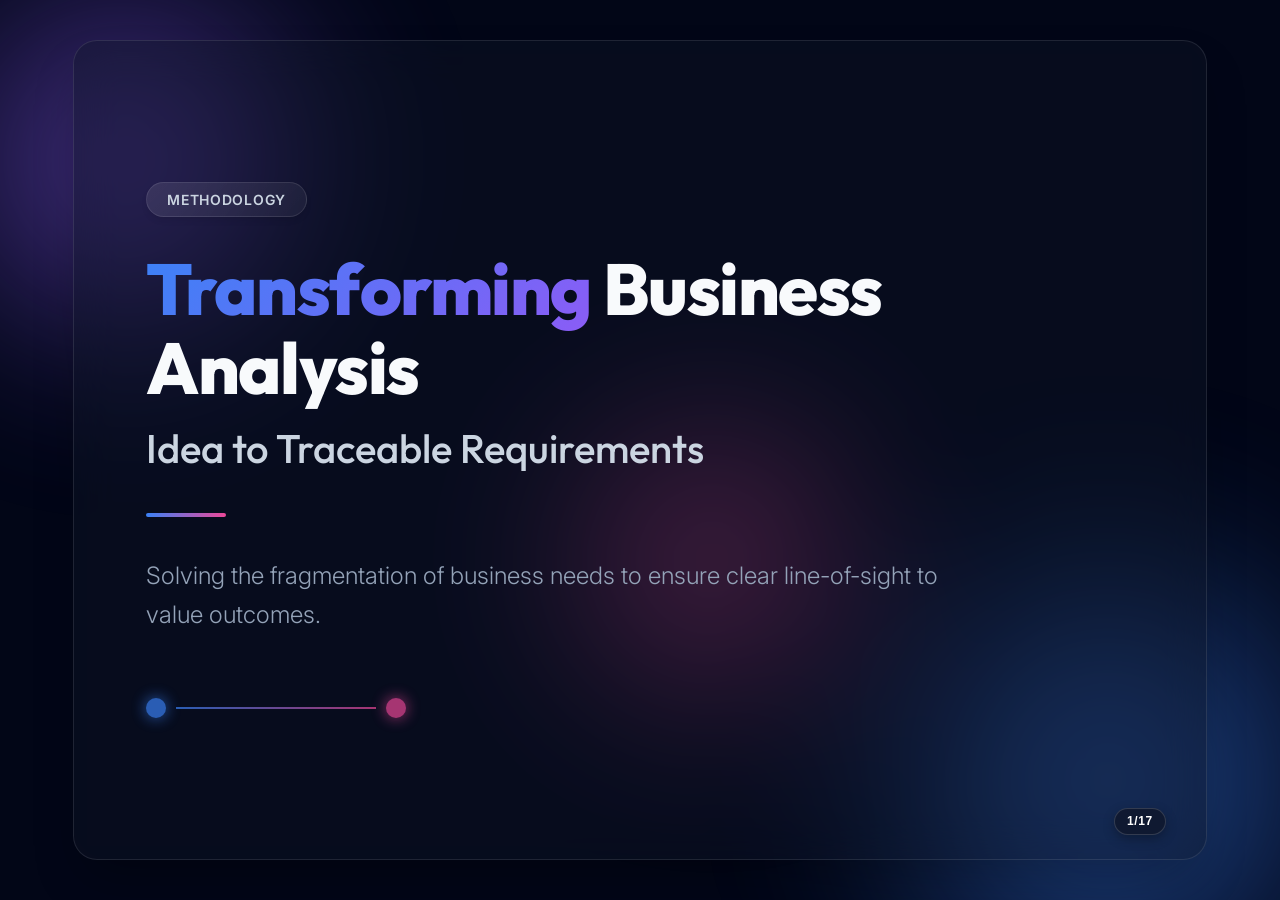
<file: index.html>
<!DOCTYPE html>
<html lang="en">
<head>
    <meta charset="UTF-8">
    <meta name="viewport" content="width=device-width, initial-scale=1.0">
    <meta name="description" content="Transforming Business Analysis: Idea to Traceable Requirements">
    <title>Transforming Business Analysis</title>
    <link rel="stylesheet" href="styles.css?v=26.64_gradientshift">
    
    <!-- FontAwesome for Icons -->
    <link rel="stylesheet" href="https://cdnjs.cloudflare.com/ajax/libs/font-awesome/6.5.1/css/all.min.css">

    <!-- Google Fonts for Modern Typography -->
    <link rel="preconnect" href="https://fonts.googleapis.com">
    <link rel="preconnect" href="https://fonts.gstatic.com" crossorigin>
    <link href="https://fonts.googleapis.com/css2?family=Inter:wght@300;400;500;600&family=Outfit:wght@500;600;700;800&display=swap" rel="stylesheet">
</head>
<body>

    <!-- Dynamic Background Elements -->
    <div class="bg-shape shape-1"></div>
    <div class="bg-shape shape-2"></div>
    <div class="bg-shape shape-3"></div>

    <!-- Scrollable Presentation Wrapper -->
    <div class="presentation-wrapper">
        
        <!-- SLIDE 1 -->
        <div class="slide-wrapper">
            <main class="slide-container slide-tilt">
                <div class="slide-content">
                    <div class="slide-header">
                        <div class="tag-badge">Methodology</div>
                        <h1 class="slide-title">
                            <span class="highlight">Transforming</span> Business Analysis
                        </h1>
                    </div>
                    
                    <h2 class="slide-subtitle">Idea to Traceable Requirements</h2>
                    
                    <div class="slide-divider"></div>
                    
                    <p class="slide-description">
                        Solving the fragmentation of business needs to ensure clear line-of-sight to value outcomes.
                    </p>
                    
                    <div class="slide-visual">
                        <div class="visual-element visual-circle"></div>
                        <div class="visual-element visual-line"></div>
                        <div class="visual-element visual-circle end-circle"></div>
                    </div>
                </div>
            </main>
        </div>

        <!-- SLIDE 2: MEET THE CREW -->
        <div class="slide-wrapper">
            <main class="slide-container slide-tilt">
                <div class="slide-content w-full">
                    <div class="slide-header" style="margin-bottom: 1.5rem; display: flex; justify-content: space-between; align-items: flex-start; width: 100%; flex-wrap: wrap; gap: 1rem;">
                        <div>
                            <div class="tag-badge">Team</div>
                            <h1 class="slide-title" style="font-size: 3rem; line-height: 1.2;">
                                Meet The <span class="highlight">Crew</span>
                            </h1>
                        </div>
                        <div class="team-name-badge" style="margin-top: 0.5rem;">
                            The Frugal Forge
                        </div>
                    </div>
                    
                    <div class="crew-grid">
                        <!-- Member 1 -->
                        <div class="crew-card">
                            <div class="crew-avatar-wrapper">
                                <img src="images/venkat_srinivasan.jpg?v=1" alt="Venkat Srinivasan" class="crew-avatar" onerror="this.src='data:image/svg+xml;utf8,<svg xmlns=\'http://www.w3.org/2000/svg\' viewBox=\'0 0 24 24\' fill=\'%2394a3b8\'><path d=\'M12 12c2.21 0 4-1.79 4-4s-1.79-4-4-4-4 1.79-4 4 1.79 4 4 4zm0 2c-2.67 0-8 1.34-8 4v2h16v-2c0-2.66-5.33-4-8-4z\'/></svg>'">
                            </div>
                            <div class="crew-info">
                                <h3 class="crew-name">Venkat Srinivasan</h3>
                                <div class="crew-role">Mentor</div>
                            </div>
                        </div>

                        <!-- Member 2 -->
                        <div class="crew-card">
                            <div class="crew-avatar-wrapper">
                                <img src="images/prakash_sankaran.jpg" alt="Prakash Sankaran" class="crew-avatar" onerror="this.src='data:image/svg+xml;utf8,<svg xmlns=\'http://www.w3.org/2000/svg\' viewBox=\'0 0 24 24\' fill=\'%2394a3b8\'><path d=\'M12 12c2.21 0 4-1.79 4-4s-1.79-4-4-4-4 1.79-4 4 1.79 4 4 4zm0 2c-2.67 0-8 1.34-8 4v2h16v-2c0-2.66-5.33-4-8-4z\'/></svg>'">
                            </div>
                            <div class="crew-info">
                                <h3 class="crew-name">Prakash Sankaran</h3>
                                <div class="crew-role">Program Lead</div>
                            </div>
                        </div>

                        <!-- Member 3 -->
                        <div class="crew-card">
                            <div class="crew-avatar-wrapper">
                                <img src="images/mithra_anandasekaran.jpg?v=1" alt="Mithra Anandasekaran" class="crew-avatar" onerror="this.src='data:image/svg+xml;utf8,<svg xmlns=\'http://www.w3.org/2000/svg\' viewBox=\'0 0 24 24\' fill=\'%2394a3b8\'><path d=\'M12 12c2.21 0 4-1.79 4-4s-1.79-4-4-4-4 1.79-4 4 1.79 4 4 4zm0 2c-2.67 0-8 1.34-8 4v2h16v-2c0-2.66-5.33-4-8-4z\'/></svg>'">
                            </div>
                            <div class="crew-info">
                                <h3 class="crew-name">Mithra Anandasekaran</h3>
                                <div class="crew-role">Senior Developer</div>
                            </div>
                        </div>

                        <!-- Member 4 -->
                        <div class="crew-card">
                            <div class="crew-avatar-wrapper">
                                <img src="images/prasanna_sankaran_giri.jpg?v=1" alt="Prasanna Sankaran Giri" class="crew-avatar" onerror="this.src='data:image/svg+xml;utf8,<svg xmlns=\'http://www.w3.org/2000/svg\' viewBox=\'0 0 24 24\' fill=\'%2394a3b8\'><path d=\'M12 12c2.21 0 4-1.79 4-4s-1.79-4-4-4-4 1.79-4 4 1.79 4 4 4zm0 2c-2.67 0-8 1.34-8 4v2h16v-2c0-2.66-5.33-4-8-4z\'/></svg>'">
                            </div>
                            <div class="crew-info">
                                <h3 class="crew-name">Prasanna Sankaran Giri</h3>
                                <div class="crew-role">Solution Architect</div>
                            </div>
                        </div>

                        <!-- Member 5 -->
                        <div class="crew-card">
                            <div class="crew-avatar-wrapper">
                                <img src="images/vignesh_sankarmoorthy.jpg" alt="Vignesh Sankarmoorthy" class="crew-avatar" onerror="this.src='data:image/svg+xml;utf8,<svg xmlns=\'http://www.w3.org/2000/svg\' viewBox=\'0 0 24 24\' fill=\'%2394a3b8\'><path d=\'M12 12c2.21 0 4-1.79 4-4s-1.79-4-4-4-4 1.79-4 4 1.79 4 4 4zm0 2c-2.67 0-8 1.34-8 4v2h16v-2c0-2.66-5.33-4-8-4z\'/></svg>'">
                            </div>
                            <div class="crew-info">
                                <h3 class="crew-name">Vignesh Sankarmoorthy</h3>
                                <div class="crew-role">Technical Lead</div>
                            </div>
                        </div>

                        <!-- Member 6 -->
                        <div class="crew-card">
                            <div class="crew-avatar-wrapper">
                                <img src="images/karthik_shanmugam.jpg" alt="Karthik Shanmugam" class="crew-avatar" onerror="this.src='data:image/svg+xml;utf8,<svg xmlns=\'http://www.w3.org/2000/svg\' viewBox=\'0 0 24 24\' fill=\'%2394a3b8\'><path d=\'M12 12c2.21 0 4-1.79 4-4s-1.79-4-4-4-4 1.79-4 4 1.79 4 4 4zm0 2c-2.67 0-8 1.34-8 4v2h16v-2c0-2.66-5.33-4-8-4z\'/></svg>'">
                            </div>
                            <div class="crew-info">
                                <h3 class="crew-name">Karthik Shanmugam</h3>
                                <div class="crew-role">Developer</div>
                            </div>
                        </div>
                    </div>
                </div>
            </main>
        </div>

        <!-- SLIDE 3: QUOTE SLIDE -->
        <div class="slide-wrapper">
            <main class="slide-container slide-tilt quote-slide">
                <div class="slide-content">
                    <h2 class="quote-text">
                        "Enterprises do not fail because they lack requirement documents; They fail because, 
                        <span class="highlight">business meaning is fragmented, assumptions remain unresolved and traceability breaks</span> 
                        between idea and outcomes"
                    </h2>
                    <div class="quote-author">— The Industry Truth</div>
                </div>
            </main>
        </div>

        <!-- SLIDE 3.5: REALITY CHECK -->
        <div class="slide-wrapper">
            <main class="slide-container slide-tilt" style="background: radial-gradient(circle at 10% 20%, rgba(15, 23, 42, 0.95) 0%, rgba(8, 12, 28, 0.98) 100%);">
                <div class="slide-content w-full">
                    
                    <!-- Header -->
                    <div class="slide-header" style="margin-bottom: 1.5rem;">
                        <div class="tag-badge">Reality Check</div>
                        <h2 class="slide-title" style="font-size: 2.8rem; line-height: 1.2; margin-bottom: 0.4rem;">
                            Built exactly as asked. <span class="highlight">Solved nothing.</span>
                        </h2>
                        <p style="font-size: 1.1rem; color: var(--text-tertiary); font-style: italic;">
                            Six months. Every test green. The business need — missed.
                        </p>
                    </div>

                    <!-- Glass Panels Container -->
                    <div class="problem-glass-container" style="display: grid; grid-template-columns: 1.1fr 0.9fr; gap: 2rem; margin-top: 1.5rem; width: 100%;">
                        
                        <!-- Panel 1: The Problem -->
                        <div class="glass-problem-panel">
                            <div style="display: flex; align-items: center; gap: 0.75rem; margin-bottom: 1.25rem;">
                                <span style="background: rgba(245, 158, 11, 0.15); border: 1px solid rgba(245, 158, 11, 0.3); color: #f59e0b; font-family: var(--font-heading); font-size: 0.8rem; font-weight: 800; padding: 0.2rem 0.6rem; border-radius: 6px; letter-spacing: 0.05em;">01</span>
                                <span style="font-family: var(--font-heading); font-size: 0.95rem; font-weight: 800; letter-spacing: 0.1em; color: #94a3b8; text-transform: uppercase;">The Problem</span>
                            </div>
                            <div style="font-size: 1.1rem; color: #f8fafc; font-weight: 300; line-height: 1.4; margin-bottom: 1.5rem;">
                                Development shipped exactly what the tickets said. The business got a product it could not use.
                            </div>
                            
                            <div style="display: flex; flex-direction: column; gap: 1.25rem;">
                                <div style="display: flex; align-items: flex-start; gap: 1rem;">
                                    <div style="width: 5px; height: 1.8rem; background: #ef4444; border-radius: 3px; flex-shrink: 0; margin-top: 0.1rem;"></div>
                                    <div style="line-height: 1.3;">
                                        <strong style="color: #f8fafc; font-size: 1.05rem; font-weight: 700;">Misaligned deliverables</strong> 
                                        <span style="color: #cbd5e1; font-size: 0.95rem; font-weight: 300;">— every test passed, the need was missed.</span>
                                    </div>
                                </div>
                                <div style="display: flex; align-items: flex-start; gap: 1rem;">
                                    <div style="width: 5px; height: 1.8rem; background: #f97316; border-radius: 3px; flex-shrink: 0; margin-top: 0.1rem;"></div>
                                    <div style="line-height: 1.3;">
                                        <strong style="color: #f8fafc; font-size: 1.05rem; font-weight: 700;">Fragmented requirements</strong> 
                                        <span style="color: #cbd5e1; font-size: 0.95rem; font-weight: 300;">— one vision, thousands of fragments.</span>
                                    </div>
                                </div>
                                <div style="display: flex; align-items: flex-start; gap: 1rem;">
                                    <div style="width: 5px; height: 1.8rem; background: #a855f7; border-radius: 3px; flex-shrink: 0; margin-top: 0.1rem;"></div>
                                    <div style="line-height: 1.3;">
                                        <strong style="color: #f8fafc; font-size: 1.05rem; font-weight: 700;">No way to challenge</strong> 
                                        <span style="color: #cbd5e1; font-size: 0.95rem; font-weight: 300;">— changes lost their origin and their reason.</span>
                                    </div>
                                </div>
                                <div style="display: flex; align-items: flex-start; gap: 1rem;">
                                    <div style="width: 5px; height: 1.8rem; background: #3b82f6; border-radius: 3px; flex-shrink: 0; margin-top: 0.1rem;"></div>
                                    <div style="line-height: 1.3;">
                                        <strong style="color: #f8fafc; font-size: 1.05rem; font-weight: 700;">Value lost in translation</strong> 
                                        <span style="color: #cbd5e1; font-size: 0.95rem; font-weight: 300;">— devs built text, QA tested guesses.</span>
                                    </div>
                                </div>
                            </div>
                        </div>

                        <!-- Panel 2: Is this a real problem? -->
                        <div class="glass-problem-panel">
                            <div style="display: flex; align-items: center; gap: 0.75rem; margin-bottom: 1.25rem;">
                                <span style="background: rgba(59, 130, 246, 0.15); border: 1px solid rgba(59, 130, 246, 0.3); color: #60a5fa; font-family: var(--font-heading); font-size: 0.8rem; font-weight: 800; padding: 0.2rem 0.6rem; border-radius: 6px; letter-spacing: 0.05em;">02</span>
                                <span style="font-family: var(--font-heading); font-size: 0.95rem; font-weight: 800; letter-spacing: 0.1em; color: #94a3b8; text-transform: uppercase;">Is this a real problem?</span>
                            </div>
                            
                            <div style="display: flex; align-items: center; gap: 1.5rem; margin-bottom: 1.25rem;">
                                <div style="font-family: var(--font-heading); font-size: 4.5rem; font-weight: 800; color: #f8fafc; line-height: 1; text-shadow: 0 0 30px rgba(255, 255, 255, 0.1);">47%</div>
                                <div style="font-size: 1.05rem; color: #cbd5e1; line-height: 1.35; font-weight: 300;">
                                    of failed projects miss their goals on requirements management.
                                </div>
                            </div>
                            
                            <div style="font-size: 0.88rem; color: #94a3b8; font-style: italic; border-bottom: 1px solid rgba(255, 255, 255, 0.08); padding-bottom: 1rem; margin-bottom: 1.25rem;">
                                Low performers waste 10¢ of every dollar. — <strong style="color: #cbd5e1;">PMI</strong>
                            </div>
                            
                            <div style="font-family: var(--font-heading); font-size: 0.8rem; font-weight: 800; letter-spacing: 0.12em; color: #60a5fa; margin-bottom: 1rem; text-transform: uppercase;">AND AI HAS NOT SOLVED IT YET</div>
                            
                            <div style="display: grid; grid-template-columns: 1fr 1fr; gap: 1.5rem;">
                                <div>
                                    <div style="font-family: var(--font-heading); font-size: 2rem; font-weight: 800; color: #f59e0b; margin-bottom: 0.2rem;">6.8%</div>
                                    <div style="font-size: 0.8rem; color: #94a3b8; line-height: 1.3;">of GenAI RE research touches requirements management</div>
                                </div>
                                <div>
                                    <div style="font-family: var(--font-heading); font-size: 2rem; font-weight: 800; color: #f97316; margin-bottom: 0.2rem;">1.3%</div>
                                    <div style="font-size: 0.8rem; color: #94a3b8; line-height: 1.3;">of it reached production-level integration</div>
                                </div>
                            </div>
                        </div>
                        
                    </div>
                </div>
            </main>
        </div>

        <!-- SLIDE 5: 5 FACTS. ONE REALITY -->
        <div class="slide-wrapper">
            <main class="slide-container" style="background: radial-gradient(circle at 50% 50%, rgba(15, 23, 42, 0.95) 0%, rgba(8, 12, 28, 0.98) 100%);">
                <div class="slide-content w-full">
                    
                    <!-- Header -->
                    <div class="slide-header" style="margin-bottom: 1.5rem;">
                        <div class="tag-badge">The Evidence</div>
                        <h2 class="slide-title" style="font-size: 2.8rem; line-height: 1.2; margin-bottom: 0.2rem;">
                            5 Facts. <span class="highlight">One Reality.</span>
                        </h2>
                    </div>

                    <!-- Infographic Wrapper -->
                    <div class="infographic-wrapper">
                        
                        <!-- Desktop Infographic (Left Column) -->
                        <div class="infographic-left">
                            
                            <!-- Connecting SVG lines -->
                            <svg style="position: absolute; left: 0; top: 0; width: 100%; height: 100%; pointer-events: none; z-index: 1;">
                                <line x1="50%" y1="50%" x2="50%" y2="14%" stroke="rgba(255,255,255,0.08)" stroke-width="2" stroke-dasharray="6,6" />
                                <line x1="50%" y1="50%" x2="81%" y2="39%" stroke="rgba(255,255,255,0.08)" stroke-width="2" stroke-dasharray="6,6" />
                                <line x1="50%" y1="50%" x2="69%" y2="79%" stroke="rgba(255,255,255,0.08)" stroke-width="2" stroke-dasharray="6,6" />
                                <line x1="50%" y1="50%" x2="31%" y2="79%" stroke="rgba(255,255,255,0.08)" stroke-width="2" stroke-dasharray="6,6" />
                                <line x1="50%" y1="50%" x2="19%" y2="39%" stroke="rgba(255,255,255,0.08)" stroke-width="2" stroke-dasharray="6,6" />
                            </svg>

                            <!-- Center Bubble -->
                            <div class="center-reality-bubble">
                                <i class="fa-solid fa-circle-nodes" style="font-size: 2.2rem; color: #60a5fa; text-shadow: 0 0 15px rgba(96, 165, 250, 0.4); margin-bottom: 0.3rem;"></i>
                                <div style="font-family: var(--font-heading); font-size: 0.72rem; font-weight: 800; color: #ffffff; letter-spacing: 0.08em; text-transform: uppercase; line-height: 1.1;">ONE<br><span style="color: #c084fc;">REALITY</span></div>
                            </div>

                            <!-- Satellite Bubbles -->
                            <div class="satellite-bubble bubble-blue" style="left: calc(50% - 55px); top: calc(50% - 235px);" onmouseenter="showFactDetail(0)" onclick="showFactDetail(0)">
                                <span class="bubble-stat">62%</span>
                                <span class="bubble-title">Fragmented</span>
                            </div>
                            
                            <div class="satellite-bubble bubble-purple" style="left: calc(50% + 116px); top: calc(50% - 110px);" onmouseenter="showFactDetail(1)" onclick="showFactDetail(1)">
                                <span class="bubble-stat">67%</span>
                                <span class="bubble-title">Ambiguity</span>
                            </div>

                            <div class="satellite-bubble bubble-teal" style="left: calc(50% + 51px); top: calc(50% + 91px);" onmouseenter="showFactDetail(2)" onclick="showFactDetail(2)">
                                <span class="bubble-stat">77</span>
                                <span class="bubble-title">Studies</span>
                            </div>

                            <div class="satellite-bubble bubble-orange" style="left: calc(50% - 161px); top: calc(50% + 91px);" onmouseenter="showFactDetail(3)" onclick="showFactDetail(3)">
                                <span class="bubble-stat">55+14</span>
                                <span class="bubble-title">Human Chore</span>
                            </div>

                            <div class="satellite-bubble bubble-green" style="left: calc(50% - 226px); top: calc(50% - 110px);" onmouseenter="showFactDetail(4)" onclick="showFactDetail(4)">
                                <span class="bubble-stat">&approx;5k</span>
                                <span class="bubble-title">Wrong Faster</span>
                            </div>

                        </div>

                        <!-- Info Display Panel (Right Column) -->
                        <div class="glass-problem-panel" id="fact-detail-panel" style="min-height: 380px; padding: 2.2rem; transition: all 0.3s ease; opacity: 1;">
                            <!-- Injected Dynamically by JS -->
                        </div>

                    </div>

                    <!-- Mobile Fallback View (List layout for smaller screens) -->
                    <div class="mobile-facts-list">
                        
                        <!-- Fact 1 -->
                        <div class="mobile-fact-row" style="border-left: 4px solid #3b82f6;">
                            <div class="mobile-fact-bubble" style="border-color: rgba(59, 130, 246, 0.4);">
                                <span style="color: #60a5fa;">62%</span>
                                <small>Frag</small>
                            </div>
                            <div>
                                <div style="font-size: 0.85rem; font-weight: 800; color: #ffffff; text-transform: uppercase;">01. Information is Fragmented</div>
                                <div style="font-size: 0.76rem; color: #cbd5e1; margin-top: 0.25rem;">of employees spend too much time searching for information. 57% of time goes to communication, 43% to creating.</div>
                                <div style="font-size: 0.78rem; color: #94a3b8; font-style: italic; margin-top: 0.4rem;">"Meaning is distributed long before a requirement is written." — MS Index 2023</div>
                            </div>
                        </div>

                        <!-- Fact 2 -->
                        <div class="mobile-fact-row" style="border-left: 4px solid #8b5cf6;">
                            <div class="mobile-fact-bubble" style="border-color: rgba(168, 85, 247, 0.4);">
                                <span style="color: #c084fc;">67%</span>
                                <small>Ambig</small>
                            </div>
                            <div>
                                <div style="font-size: 0.85rem; font-weight: 800; color: #ffffff; text-transform: uppercase;">02. Ambiguity Still Dominates</div>
                                <div style="font-size: 0.76rem; color: #cbd5e1; margin-top: 0.25rem;">of practitioners report ambiguity in requirements specification. 79% also cite incompleteness or inconsistency.</div>
                                <div style="font-size: 0.78rem; color: #94a3b8; font-style: italic; margin-top: 0.4rem;">"We digitised requirements. We did not remove interpretation." — Franch RE 2023</div>
                            </div>
                        </div>

                        <!-- Fact 3 -->
                        <div class="mobile-fact-row" style="border-left: 4px solid #10b981;">
                            <div class="mobile-fact-bubble" style="border-color: rgba(20, 184, 166, 0.4);">
                                <span style="color: #2dd4bf;">77</span>
                                <small>Studies</small>
                            </div>
                            <div>
                                <div style="font-size: 0.85rem; font-weight: 800; color: #ffffff; text-transform: uppercase;">03. Traceability Starts Too Late</div>
                                <div style="font-size: 0.76rem; color: #cbd5e1; margin-top: 0.25rem;">reviewed studies, 1992–2022. Pre-requirement traceability is far less researched than downstream traceability.</div>
                                <div style="font-size: 0.78rem; color: #94a3b8; font-style: italic; margin-top: 0.4rem;">"We trace Requirement → Code → Test. Not Conversation → Decision → Requirement." — RE 2024</div>
                            </div>
                        </div>

                        <!-- Fact 4 -->
                        <div class="mobile-fact-row" style="border-left: 4px solid #f59e0b;">
                            <div class="mobile-fact-bubble" style="border-color: rgba(249, 115, 22, 0.4);">
                                <span style="color: #fb923c;">55+14</span>
                                <small>Chore</small>
                            </div>
                            <div>
                                <div style="font-size: 0.85rem; font-weight: 800; color: #ffffff; text-transform: uppercase;">04. Tracing is a Human Chore</div>
                                <div style="font-size: 0.76rem; color: #cbd5e1; margin-top: 0.25rem;">practitioners surveyed and interviewed. Tracing is manual, effortful, and the links go out of date.</div>
                                <div style="font-size: 0.78rem; color: #94a3b8; font-style: italic; margin-top: 0.4rem;">"The links may exist. The meaning behind them decays." — Ruiz RE 2023</div>
                            </div>
                        </div>

                        <!-- Fact 5 -->
                        <div class="mobile-fact-row" style="border-left: 4px solid #22c55e;">
                            <div class="mobile-fact-bubble" style="border-color: rgba(34, 197, 94, 0.4);">
                                <span style="color: #4ade80;">≈5k</span>
                                <small>Wrong</small>
                            </div>
                            <div>
                                <div style="font-size: 0.85rem; font-weight: 800; color: #ffffff; text-transform: uppercase;">05. AI Cost of Being Wrong</div>
                                <div style="font-size: 0.76rem; color: #cbd5e1; margin-top: 0.25rem;">technology professionals studied. AI acts as an amplifier of an organisation's strengths and weaknesses.</div>
                                <div style="font-size: 0.78rem; color: #94a3b8; font-style: italic; margin-top: 0.4rem;">"If intent is wrong, AI builds the wrong thing faster." — DORA 2025</div>
                            </div>
                        </div>
                </div>
            </main>
        </div>

        <!-- SLIDE 6: WHAT THE MARKET OFFERS -->
        <div class="slide-wrapper">
            <main class="slide-container" style="background: radial-gradient(circle at 50% 50%, rgba(15, 23, 42, 0.95) 0%, rgba(8, 12, 28, 0.98) 100%);">
                <div class="slide-content w-full">
                    
                    <!-- Header with split layout -->
                    <div style="display: flex; justify-content: space-between; align-items: flex-start; margin-bottom: 2rem; flex-wrap: wrap; gap: 1rem;">
                        <div>
                            <h2 class="slide-title" style="font-size: 2.8rem; line-height: 1.2; margin-bottom: 0.2rem;">
                                What the market offers, <span class="highlight">what's missing?</span>
                            </h2>
                            <p style="font-size: 0.95rem; color: #94a3b8; font-weight: 500; margin-top: 0.3rem;">
                                Every tool stores requirements. None challenges one.
                            </p>
                        </div>
                        <div style="text-align: right; margin-top: 0.5rem; font-family: var(--font-heading); font-size: 1.1rem; font-weight: 700;">
                            <span style="color: #f8fafc;">The tools changed. The problem didn't.</span>
                            <span style="color: #60a5fa; margin-left: 0.5rem; font-weight: 600;">Meaning still breaks between idea and outcome.</span>
                        </div>
                    </div>

                    <!-- Matrix Table -->
                    <div class="matrix-table-container">
                        <table class="matrix-table">
                            <thead>
                                <tr>
                                    <th></th>
                                    <th>Discover</th>
                                    <th>Challenge</th>
                                    <th>Trace</th>
                                    <th>Value</th>
                                </tr>
                            </thead>
                            <tbody>
                                <tr>
                                    <td>Jira &middot; Azure DevOps</td>
                                    <td><div class="matrix-indicator absent" title="absent"></div></td>
                                    <td><div class="matrix-indicator absent" title="absent"></div></td>
                                    <td><div class="matrix-indicator covered" title="covered"></div></td>
                                    <td><div class="matrix-indicator absent" title="absent"></div></td>
                                </tr>
                                <tr>
                                    <td>Confluence &middot; docs</td>
                                    <td><div class="matrix-indicator partial" title="partial"></div></td>
                                    <td><div class="matrix-indicator absent" title="absent"></div></td>
                                    <td><div class="matrix-indicator absent" title="absent"></div></td>
                                    <td><div class="matrix-indicator absent" title="absent"></div></td>
                                </tr>
                                <tr>
                                    <td>Jama &middot; DOORS</td>
                                    <td><div class="matrix-indicator partial" title="partial"></div></td>
                                    <td><div class="matrix-indicator absent" title="absent"></div></td>
                                    <td><div class="matrix-indicator covered" title="covered"></div></td>
                                    <td><div class="matrix-indicator absent" title="absent"></div></td>
                                </tr>
                                <tr>
                                    <td>GenAI copilots</td>
                                    <td><div class="matrix-indicator partial" title="partial"></div></td>
                                    <td><div class="matrix-indicator absent" title="absent"></div></td>
                                    <td><div class="matrix-indicator absent" title="absent"></div></td>
                                    <td><div class="matrix-indicator absent" title="absent"></div></td>
                                </tr>
                            </tbody>
                        </table>

                        <!-- Legend at the bottom of matrix box -->
                        <div class="matrix-legend">
                            <div class="legend-item">
                                <div class="matrix-indicator covered"></div>
                                <span>covered</span>
                            </div>
                            <div class="legend-item">
                                <div class="matrix-indicator partial"></div>
                                <span>partial</span>
                            </div>
                            <div class="legend-item">
                                <div class="matrix-indicator absent"></div>
                                <span>absent</span>
                            </div>
                        </div>
                    </div>
                </div>
            </main>
        </div>
        
        <!-- SLIDE 7: OUR APPROACH (ICEBERG DEEP DIVE) -->
        <div class="slide-wrapper">
            <main class="slide-container" style="background: radial-gradient(circle at 50% 50%, rgba(15, 23, 42, 0.95) 0%, rgba(8, 12, 28, 0.98) 100%);">
                <div class="slide-content w-full">
                    
                    <!-- 3-Column Layout -->
                    <div style="display: flex; gap: 1.5rem; align-items: stretch; width: 100%; height: 100%;">
                        
                        <!-- Column 1: Left Content (Our Approach & Stepper) -->
                        <div style="width: 32%; display: flex; flex-direction: column; justify-content: space-between;">
                            <div>
                                <div class="tag-badge" style="margin-bottom: 0.8rem;">Our Deep Analysis</div>
                                <h2 class="slide-title" style="font-size: 2.5rem; line-height: 1.15; margin-bottom: 0.8rem;">
                                    We Stepped Back,<br>
                                    <span class="highlight">To Move Forward.</span>
                                </h2>
                                <p style="font-size: 0.9rem; color: #cbd5e1; line-height: 1.4; font-weight: 300; margin-bottom: 1.5rem;">
                                    Before building a solution, we took a <strong style="color: #60a5fa;">step back</strong> to truly understand the problem.
                                </p>
                            </div>
                            
                            <!-- Timeline / Stepper -->
                            <div class="approach-timeline">
                                
                                <!-- Step 1 -->
                                <div class="timeline-item">
                                    <div class="timeline-badge badge-blue">
                                        <i class="fa-solid fa-magnifying-glass"></i>
                                    </div>
                                    <div class="timeline-text">
                                        <h4>Understand</h4>
                                        <p>We started with the problem statement.</p>
                                    </div>
                                </div>

                                <!-- Step 2 -->
                                <div class="timeline-item">
                                    <div class="timeline-badge badge-purple">
                                        <i class="fa-solid fa-book-open"></i>
                                    </div>
                                    <div class="timeline-text">
                                        <h4>Explore</h4>
                                        <p>We went beyond the surface to study the ecosystem.</p>
                                    </div>
                                </div>

                                <!-- Step 3 -->
                                <div class="timeline-item">
                                    <div class="timeline-badge badge-teal">
                                        <i class="fa-solid fa-bullseye"></i>
                                    </div>
                                    <div class="timeline-text">
                                        <h4>Design Better</h4>
                                        <p>Because the right solution starts with the right questions.</p>
                                    </div>
                                </div>

                            </div>
                        </div>
                        
                        <!-- Column 2: Center Content (Iceberg) -->
                        <div style="width: 33%; display: flex; align-items: center; justify-content: center; position: relative;">
                            <div class="iceberg-wrapper-container">
                                <img src="images/iceberg_deepdive.png" alt="Iceberg Deep Dive" class="iceberg-image" style="max-height: 440px;">
                            </div>
                        </div>
                        
                        <!-- Column 3: Right Content (Why we did this & Cards) -->
                        <div style="width: 35%; display: flex; flex-direction: column; justify-content: center;">
                            <h3 style="font-family: var(--font-heading); font-size: 0.95rem; font-weight: 800; letter-spacing: 0.1em; color: #94a3b8; text-transform: uppercase; margin-bottom: 1rem; padding-left: 0.5rem;">
                                Why we did this?
                            </h3>
                            <div class="why-accordion">
                                 
                                 <!-- Card 1 -->
                                 <div class="accordion-item card-blue active" onmouseenter="activateAccordionItem(this)">
                                     <div class="accordion-header">
                                         <div class="card-icon-circle">
                                             <i class="fa-solid fa-users"></i>
                                         </div>
                                         <h5>Understand the People</h5>
                                     </div>
                                     <div class="accordion-body">
                                         <div class="accordion-content">
                                             <p>Identify who the personas are, what they do daily, and where they need the most support.</p>
                                             <div class="accordion-takeaway">
                                                 Right solution starts with understanding the people.
                                             </div>
                                         </div>
                                     </div>
                                 </div>

                                 <!-- Card 2 -->
                                 <div class="accordion-item card-teal" onmouseenter="activateAccordionItem(this)">
                                     <div class="accordion-header">
                                         <div class="card-icon-circle">
                                             <i class="fa-solid fa-robot"></i>
                                         </div>
                                         <h5>Explore AI Opportunities</h5>
                                     </div>
                                     <div class="accordion-body">
                                         <div class="accordion-content">
                                             <p>Analyse what work can be done by AI, what products exist in the market, and where the real gaps still persist.</p>
                                             <div class="accordion-takeaway">
                                                 Leverage what exists, and build what's missing.
                                             </div>
                                         </div>
                                     </div>
                                 </div>

                                 <!-- Card 3 -->
                                 <div class="accordion-item card-orange" onmouseenter="activateAccordionItem(this)">
                                     <div class="accordion-header">
                                         <div class="card-icon-circle">
                                             <i class="fa-solid fa-puzzle-piece"></i>
                                         </div>
                                         <h5>Identify What's Missing</h5>
                                     </div>
                                     <div class="accordion-body">
                                         <div class="accordion-content">
                                             <p>Discover the core components we need to build to truly solve the problem end-to-end.</p>
                                             <div class="accordion-takeaway">
                                                 Close the gaps to create lasting impact.
                                             </div>
                                         </div>
                                     </div>
                                 </div>

                             </div>
                        </div>

                    </div>

                    <!-- Bottom Banner -->
                    <div class="iceberg-bottom-banner">
                        <i class="fa-solid fa-lightbulb"></i>
                        <span>A deeper understanding today, builds a smarter solution for tomorrow.</span>
                    </div>

                </div>
            </main>
        </div>

        <!-- SLIDE 8: SIX QUESTIONS (CONNECTED INVESTIGATION) -->
        <div class="slide-wrapper">
            <main class="slide-container" style="background: radial-gradient(circle at 50% 50%, rgba(15, 23, 42, 0.95) 0%, rgba(8, 12, 28, 0.98) 100%);">
                <div class="slide-content w-full" style="display: flex; flex-direction: column; justify-content: center; height: 100%; box-sizing: border-box; padding: 2rem 3rem;">
                    
                    <!-- Top tag badge -->
                    <div class="tag-badge" style="margin-bottom: 0.8rem; align-self: flex-start;">Our Deep Analysis</div>

                    <!-- Top header context text -->
                    <p style="font-size: 1.05rem; color: #94a3b8; font-style: italic; margin-bottom: 1.2rem; font-weight: 300; font-family: var(--font-body);">
                        Before proposing a fix, we paused after the problem statement and ran one connected investigation across the full SDLC.
                    </p>

                    <!-- Horizontal Steps Container -->
                    <div class="investigation-steps-container">
                        
                        <!-- Step 01 -->
                        <div class="investigation-step step-orange">
                            <div class="step-number">01</div>
                            <div class="step-tag">WHO</div>
                            <h4 class="step-question">Who are the personas?</h4>
                            <p class="step-detail">Every role across the SDLC.</p>
                            <span class="step-meta">17 roles</span>
                        </div>

                        <!-- Arrow -->
                        <div class="step-arrow">
                            <i class="fa-solid fa-chevron-right"></i>
                        </div>

                        <!-- Step 02 -->
                        <div class="investigation-step step-purple">
                            <div class="step-number">02</div>
                            <div class="step-tag">TASKS</div>
                            <h4 class="step-question">What do they do daily?</h4>
                            <p class="step-detail">Their real day-to-day work.</p>
                            <span class="step-meta">136 tasks</span>
                        </div>

                        <!-- Arrow -->
                        <div class="step-arrow">
                            <i class="fa-solid fa-chevron-right"></i>
                        </div>

                        <!-- Step 03 -->
                        <div class="investigation-step step-blue">
                            <div class="step-number">03</div>
                            <div class="step-tag">AI TODAY</div>
                            <h4 class="step-question">What can AI already do?</h4>
                            <p class="step-detail">Tested against real capability.</p>
                            <span class="step-meta">coverage scored</span>
                        </div>

                        <!-- Arrow -->
                        <div class="step-arrow">
                            <i class="fa-solid fa-chevron-right"></i>
                        </div>

                        <!-- Step 04 -->
                        <div class="investigation-step step-green">
                            <div class="step-number">04</div>
                            <div class="step-tag">MARKET</div>
                            <h4 class="step-question">What's already out there?</h4>
                            <p class="step-detail">Tools solving pieces of it.</p>
                            <span class="step-meta">36 products</span>
                        </div>

                        <!-- Arrow -->
                        <div class="step-arrow">
                            <i class="fa-solid fa-chevron-right"></i>
                        </div>

                        <!-- Step 05 -->
                        <div class="investigation-step step-yellow">
                            <div class="step-number">05</div>
                            <div class="step-tag">GAPS</div>
                            <h4 class="step-question">What gaps still remain?</h4>
                            <p class="step-detail">What no product closes.</p>
                            <span class="step-meta">15 gaps</span>
                        </div>

                        <!-- Arrow -->
                        <div class="step-arrow">
                            <i class="fa-solid fa-chevron-right"></i>
                        </div>

                        <!-- Step 06 -->
                        <div class="investigation-step step-magenta">
                            <div class="step-number">06</div>
                            <div class="step-tag">CHALLENGES</div>
                            <h4 class="step-question">Challenges in AI Adoption</h4>
                            <p class="step-detail">Trust, context retention, and privacy.</p>
                            <span class="step-meta">human oversight required</span>
                        </div>

                    </div>

                    <!-- Divider -->
                    <hr style="border: 0; border-top: 1px solid rgba(255, 255, 255, 0.08); margin: 1.2rem 0; width: 100%;">

                    <!-- Bottom Heading & Subtext -->
                    <div>
                        <h3 style="font-size: 1.5rem; font-weight: 800; color: #ffffff; margin-bottom: 0.4rem; font-family: var(--font-heading);">
                            Six questions. <span style="color: #94a3b8; font-weight: 400;">One connected investigation — not six separate studies.</span>
                        </h3>
                        <p style="font-size: 0.95rem; color: #cbd5e1; line-height: 1.4; font-weight: 300; max-width: 90%; font-family: var(--font-body);">
                            Each answer fed the next question — the role shaped what we tested, what we tested shaped the gaps we could see, and the gaps define what we still need to build.
                        </p>
                    </div>

                </div>
            </main>
        </div>

        <!-- SLIDE 9: SOLUTION HYPOTHESIS SECTION TITLE -->
        <div class="slide-wrapper">
            <main class="slide-container" style="background: radial-gradient(circle at 50% 50%, rgba(15, 23, 42, 0.95) 0%, rgba(8, 12, 28, 0.98) 100%); display: flex; align-items: center; justify-content: center;">
                <div class="slide-content w-full text-center" style="padding: 2rem 4rem;">
                    
                    <!-- Tag badge -->
                    <div class="tag-badge" style="letter-spacing: 0.25em; font-size: 0.8rem; margin-bottom: 2rem; display: inline-block;">SOLUTION HYPOTHESIS</div>
                    
                    <!-- Title -->
                    <h2 class="slide-title" style="font-size: 4.5rem; line-height: 1.15; margin-bottom: 1.2rem; text-align: center;">
                        <span class="GradientShift">TCS ValueThread</span>
                    </h2>
                    
                    <!-- Subtitle -->
                    <p style="font-size: 1.25rem; color: #cbd5e1; font-weight: 300; max-width: 800px; margin: 0 auto; line-height: 1.5; font-family: var(--font-body);">
                        A layered AI agent architecture to discover, challenge, structure and trace business needs. Governed. Explainable. Measurable.
                    </p>

                </div>
            </main>
        </div>

        <!-- SLIDE 10: SOLUTION HYPOTHESIS -->
        <div class="slide-wrapper">
            <main class="slide-container" style="background: radial-gradient(circle at 50% 50%, rgba(15, 23, 42, 0.95) 0%, rgba(8, 12, 28, 0.98) 100%);">
                <div class="slide-content w-full" style="display: flex; flex-direction: column; justify-content: space-between; height: 100%; box-sizing: border-box; padding: 1.4rem 2.2rem;">
                    <!-- Slide Title -->
                    <h2 class="slide-title" style="font-size: 2.6rem; margin: 0 0 0.8rem 0; align-self: flex-start; text-align: left; width: 100%;">
                        <span class="GradientShift">Capability View</span>
                    </h2>

                    <!-- 7 Layered Panes Container -->
                    <div class="capability-view-container">
                        
                        <!-- Layer 1 -->
                        <div class="capability-layer-row layer-row-blue">
                            <div class="layer-num-badge layer-num-blue">1</div>
                            <div class="layer-icon-circle"><i class="fa-solid fa-users"></i></div>
                            <div class="layer-meta-box">
                                <h4>Stakeholder & Collab Layer</h4>
                                <p>Engage stakeholders and manage work.</p>
                            </div>
                            <div class="layer-pills-container">
                                <div class="capability-pill-item tile-blue" onclick="openSlide8Modal('Work Requests & Approvals', 'Stakeholder & Collaboration Layer', 'fa-file-signature', '#3b82f6', ['Streamlined ingestion of requirements and change requests', 'Automated workflows for collaborative reviews and sign-offs', 'Built-in notification loops to keep SDLC roles aligned'])"><i class="fa-solid fa-file-signature"></i>&nbsp;<strong>Work Requests</strong></div>
                                <div class="capability-pill-item tile-blue" onclick="openSlide8Modal('Stakeholder Collaboration', 'Stakeholder & Collaboration Layer', 'fa-comments', '#3b82f6', ['Real-time brainstorming and elicitation interfaces', 'Threaded discussions directly linked to requirements specs', 'Interactive commenting with stakeholder feedback tracking'])"><i class="fa-solid fa-comments"></i>&nbsp;<strong>Collaboration</strong></div>
                                <div class="capability-pill-item tile-blue" onclick="openSlide8Modal('Decisions & Sign-offs', 'Stakeholder & Collaboration Layer', 'fa-signature', '#3b82f6', ['Clear ownership mapping and decision criteria logs', 'Immutable digital sign-offs of finalized specs', 'Version comparisons to show exactly what was approved'])"><i class="fa-solid fa-signature"></i>&nbsp;<strong>Sign-offs</strong></div>
                                <div class="capability-pill-item tile-blue" onclick="openSlide8Modal('Notifications & Updates', 'Stakeholder & Collaboration Layer', 'fa-bell', '#3b82f6', ['Push notifications for critical requirement updates', 'Activity feeds listing recent modifications across teams', 'Alert rules mapping major changes to downstream roles'])"><i class="fa-solid fa-bell"></i>&nbsp;<strong>Notifications</strong></div>
                            </div>
                        </div>

                        <!-- Layer 2 -->
                        <div class="capability-layer-row layer-row-cyan">
                            <div class="layer-num-badge layer-num-cyan">2</div>
                            <div class="layer-icon-circle"><i class="fa-solid fa-sitemap"></i></div>
                            <div class="layer-meta-box">
                                <h4>Agent Orchestration Layer</h4>
                                <p>Orchestrate agents, tools and workflows.</p>
                            </div>
                            <div class="layer-pills-container">
                                <div class="capability-pill-item tile-cyan" onclick="openSlide8Modal('Supervisor / Workflow Orchestrator', 'Agent Orchestration Layer', 'fa-network-wired', '#06b6d4', ['Central dispatcher directing task allocation across agents', 'Dynamic routing of requirements to matching specialists', 'State machines tracking flow and handling runtime exceptions'])"><i class="fa-solid fa-network-wired"></i>&nbsp;<strong>Supervisor</strong></div>
                                <div class="capability-pill-item tile-cyan" onclick="openSlide8Modal('Persona Agents', 'Agent Orchestration Layer', 'fa-user-gear', '#06b6d4', ['Simulated SDLC roles representing BAs, QAs, and Devs', 'Automated feedback reviews from multiple perspectives', 'Specialized context prompts executing specific SDLC jobs'])"><i class="fa-solid fa-user-gear"></i>&nbsp;<strong>Persona Agents</strong></div>
                                <div class="capability-pill-item tile-cyan" onclick="openSlide8Modal('Model Gateway / Router', 'Agent Orchestration Layer', 'fa-route', '#06b6d4', ['Unified gateway interfacing with multiple LLM backends', 'Smart cost/performance routing based on task complexity', 'Automatic fallback controls and request load balancing'])"><i class="fa-solid fa-route"></i>&nbsp;<strong>Model Router</strong></div>
                                <div class="capability-pill-item tile-cyan" onclick="openSlide8Modal('Tool Adapters', 'Agent Orchestration Layer', 'fa-screwdriver-wrench', '#06b6d4', ['Connectors sync with Jira, Confluence, GitHub, and ADO', 'Seamless bidirectional synchronization of specs and files', 'Auto-publishing verified outputs directly to dev platforms'])"><i class="fa-solid fa-screwdriver-wrench"></i>&nbsp;<strong>Tool Adapters</strong></div>
                                <div class="capability-pill-item tile-cyan" onclick="openSlide8Modal('Permission-aware RAG', 'Agent Orchestration Layer', 'fa-shield-halved', '#06b6d4', ['Retrieval augmented generation respecting user authorization', 'Context enrichment pulling only from permitted sources', 'Secure vector index masking of proprietary enterprise data'])"><i class="fa-solid fa-shield-halved"></i>&nbsp;<strong>Secure RAG</strong></div>
                            </div>
                        </div>

                        <!-- Layer 3 -->
                        <div class="capability-layer-row layer-row-green">
                            <div class="layer-num-badge layer-num-green">3</div>
                            <div class="layer-icon-circle"><i class="fa-solid fa-magnifying-glass"></i></div>
                            <div class="layer-meta-box">
                                <h4>Enterprise Discovery Layer</h4>
                                <p>Discover, analyze and shape requirements.</p>
                            </div>
                            <div class="layer-pills-container">
                                <div class="capability-pill-item tile-green" onclick="openSlide8Modal('Idea Framing Agent', 'Enterprise Discovery Layer', 'fa-lightbulb', '#10b981', ['Structures raw business ideas into concrete outlines', 'Drafts initially scoped goals and high-level requirements', 'Flags logic dependencies and structural constraints early'])"><i class="fa-solid fa-lightbulb"></i>&nbsp;<strong>Idea Framing</strong></div>
                                <div class="capability-pill-item tile-green" onclick="openSlide8Modal('Discovery & Elicitation Agent', 'Enterprise Discovery Layer', 'fa-comments-question', '#10b981', ['Conducts interactive Q&A to clarify requirement gaps', 'Discovers edge cases and suggests business logic constraints', 'Extracts structured requirements from verbal/chat prompts'])"><i class="fa-solid fa-circle-question"></i>&nbsp;<strong>Elicitation</strong></div>
                                <div class="capability-pill-item tile-green" onclick="openSlide8Modal('Enterprise Analysis Agent', 'Enterprise Discovery Layer', 'fa-chart-simple', '#10b981', ['Cross-checks requirements against enterprise patterns', 'Analyzes impact on existing APIs, systems, and data models', 'Identifies duplicates and requirements conflict resolution'])"><i class="fa-solid fa-chart-simple"></i>&nbsp;<strong>Enterprise Analyser</strong></div>
                                <div class="capability-pill-item tile-green" onclick="openSlide8Modal('Requirement Compiler Agent', 'Enterprise Discovery Layer', 'fa-file-code', '#10b981', ['Aggregates inputs into clean, formal specifications', 'Generates standard User Stories and Gherkin BDD criteria', 'Formats output to match enterprise documentation standards'])"><i class="fa-solid fa-file-code"></i>&nbsp;<strong>Requirement Compiler</strong></div>
                                <div class="capability-pill-item tile-green" onclick="openSlide8Modal('Requirement Review & Readiness Agent', 'Enterprise Discovery Layer', 'fa-clipboard-check', '#10b981', ['Runs automated INVEST quality reviews on drafted stories', 'Flags semantic ambiguities, passive voice, or missing details', 'Calculates readiness scores to qualify items for development'])"><i class="fa-solid fa-clipboard-check"></i>&nbsp;<strong>Readiness Agent</strong></div>
                            </div>
                        </div>

                        <!-- Layer 4 -->
                        <div class="capability-layer-row layer-row-amber">
                            <div class="layer-num-badge layer-num-amber">4</div>
                            <div class="layer-icon-circle"><i class="fa-solid fa-folder-tree"></i></div>
                            <div class="layer-meta-box">
                                <h4>Spec & Artifact Control Layer</h4>
                                <p>Maintain specifications and artifacts.</p>
                            </div>
                            <div class="layer-pills-container">
                                <div class="capability-pill-item tile-amber" onclick="openSlide8Modal('Spec Registry', 'Spec & Artifact Control Layer', 'fa-box-archive', '#fb923c', ['Stores verified, current requirements specifications', 'Supports search and indexing of active documentation', 'Provides API hooks for dev pipelines to verify intent'])"><i class="fa-solid fa-box-archive"></i>&nbsp;<strong>Spec Registry</strong></div>
                                <div class="capability-pill-item tile-amber" onclick="openSlide8Modal('Baseline Manager', 'Spec & Artifact Control Layer', 'fa-code-branch', '#fb923c', ['Versions requirement packages like software baselines', 'Enables rollback to historical specification versions', 'Tracks deltas between releases and tracks changes'])"><i class="fa-solid fa-code-branch"></i>&nbsp;<strong>Baseline Mgr</strong></div>
                                <div class="capability-pill-item tile-amber" onclick="openSlide8Modal('Artifact Graph', 'Spec & Artifact Control Layer', 'fa-diagram-project', '#fb923c', ['Maps dependencies between stories, epics, and code artifacts', 'Visualizes requirement connections across multi-module flows', 'Identifies orphaned requirements and missing linkages'])"><i class="fa-solid fa-diagram-project"></i>&nbsp;<strong>Artifact Graph</strong></div>
                                <div class="capability-pill-item tile-amber" onclick="openSlide8Modal('Change Impact', 'Spec & Artifact Control Layer', 'fa-circle-exclamation', '#fb923c', ['Calculates ripple effects of changing a requirement block', 'Highlights tests, code, and downstream stories to update', 'Triggers reassessments when a baseline is modified'])"><i class="fa-solid fa-circle-exclamation"></i>&nbsp;<strong>Change Impact</strong></div>
                                <div class="capability-pill-item tile-amber" onclick="openSlide8Modal('Staleness Detector', 'Spec & Artifact Control Layer', 'fa-clock-rotate-left', '#fb923c', ['Flags out-of-date requirements or legacy documentation', 'Detects drift between active code behaviors and specs', 'Prompts owners to review or archive aged requirements'])"><i class="fa-solid fa-clock-rotate-left"></i>&nbsp;<strong>Staleness Detector</strong></div>
                                <div class="capability-pill-item tile-amber" onclick="openSlide8Modal('Canonical Artifact Model', 'Spec & Artifact Control Layer', 'fa-cube', '#fb923c', ['Standardized schema mapping stories to downstream code', 'Unifies representation of business requirements across systems', 'Ensures portable documentation independent of third-party tools'])"><i class="fa-solid fa-cube"></i>&nbsp;<strong>Canonical Model</strong></div>
                            </div>
                        </div>

                        <!-- Layer 5 -->
                        <div class="capability-layer-row layer-row-lime">
                            <div class="layer-num-badge layer-num-lime">5</div>
                            <div class="layer-icon-circle"><i class="fa-solid fa-shield-check"></i></div>
                            <div class="layer-meta-box">
                                <h4>Trust, Eval & Quality Layer</h4>
                                <p>Evaluate quality, safety and conformance.</p>
                            </div>
                            <div class="layer-pills-container">
                                <div class="capability-pill-item tile-lime" onclick="openSlide8Modal('AI Eval Harness', 'Trust, Evaluation & Quality Layer', 'fa-vial', '#a3e635', ['Validates agent outputs against standard benchmarks', 'Runs regression suites to verify LLM response quality', 'Monitors and logs factual correctness and logic flow'])"><i class="fa-solid fa-vial"></i>&nbsp;<strong>Eval Harness</strong></div>
                                <div class="capability-pill-item tile-lime" onclick="openSlide8Modal('Golden Datasets', 'Trust, Evaluation & Quality Layer', 'fa-star', '#a3e635', ['Reference specs used for comparative quality evaluations', 'Curated lists of ideal test scenarios and requirements', 'Updated constantly to represent best-practice outputs'])"><i class="fa-solid fa-star"></i>&nbsp;<strong>Golden Datasets</strong></div>
                                <div class="capability-pill-item tile-lime" onclick="openSlide8Modal('Rubric Evaluator', 'Trust, Evaluation & Quality Layer', 'fa-table-list', '#a3e635', ['Scores requirements on clarity, completeness, and safety', 'Ensures alignment with project-specific documentation rules', 'Provides BAs with diagnostic tips to patch scores'])"><i class="fa-solid fa-table-list"></i>&nbsp;<strong>Rubric Evaluator</strong></div>
                                <div class="capability-pill-item tile-lime" onclick="openSlide8Modal('Safety Tests', 'Trust, Evaluation & Quality Layer', 'fa-user-shield', '#a3e635', ['Checks for compliance with security and privacy requirements', 'Detects leaking of sensitive business rules or data', 'Blocks generation of invalid or dangerous logic blocks'])"><i class="fa-solid fa-user-shield"></i>&nbsp;<strong>Safety Tests</strong></div>
                                <div class="capability-pill-item tile-lime" onclick="openSlide8Modal('Conformance Agent', 'Trust, Evaluation & Quality Layer', 'fa-stamp', '#a3e635', ['Checks requirement alignment with regulatory policies', 'Verifies architecture compliance and corporate mandates', 'Generates exportable compliance reports for audits'])"><i class="fa-solid fa-stamp"></i>&nbsp;<strong>Conformance Agent</strong></div>
                                <div class="capability-pill-item tile-lime" onclick="openSlide8Modal('Drift / Regression Monitor', 'Trust, Evaluation & Quality Layer', 'fa-arrow-trend-down', '#a3e635', ['Identifies shifts in system behaviors compared to specs', 'Detects model drift in downstream production agents', 'Alerts teams when accuracy falls below safety thresholds'])"><i class="fa-solid fa-arrow-trend-down"></i>&nbsp;<strong>Drift Monitor</strong></div>
                            </div>
                        </div>

                        <!-- Layer 6 -->
                        <div class="capability-layer-row layer-row-purple">
                            <div class="layer-num-badge layer-num-purple">6</div>
                            <div class="layer-icon-circle"><i class="fa-solid fa-lock"></i></div>
                            <div class="layer-meta-box">
                                <h4>Governance & Security Layer</h4>
                                <p>Enforce governance, security and access.</p>
                            </div>
                            <div class="layer-pills-container">
                                <div class="capability-pill-item tile-purple" onclick="openSlide8Modal('Agent Registry', 'Governance & Security Layer', 'fa-address-book', '#8b5cf6', ['Tracks authorized agents, versions, and capability scopes', 'Manages secure token handshakes and communications', 'Logs performance metrics and uptime of agent hosts'])"><i class="fa-solid fa-address-book"></i>&nbsp;<strong>Agent Registry</strong></div>
                                <div class="capability-pill-item tile-purple" onclick="openSlide8Modal('RBAC / SoD', 'Governance & Security Layer', 'fa-key', '#8b5cf6', ['Role-based access control and separation of duties', 'Defines which user role can view or approve specifications', 'Blocks developers from self-approving requirement changes'])"><i class="fa-solid fa-key"></i>&nbsp;<strong>RBAC / SoD</strong></div>
                                <div class="capability-pill-item tile-purple" onclick="openSlide8Modal('Approval Gate Engine', 'Governance & Security Layer', 'fa-door-closed', '#8b5cf6', ['Automated gates blocking dev progression until approvals pass', 'Validates readiness scores and regulatory conformance', 'Integrates with CI/CD to halt builds if specs drift'])"><i class="fa-solid fa-door-closed"></i>&nbsp;<strong>Approval Gates</strong></div>
                                <div class="capability-pill-item tile-purple" onclick="openSlide8Modal('Policy Engine', 'Governance & Security Layer', 'fa-gavel', '#8b5cf6', ['Evaluates requirement rules against enterprise policies', 'Manages system security parameters and compliance rules', 'Allows security teams to customize check filters'])"><i class="fa-solid fa-gavel"></i>&nbsp;<strong>Policy Engine</strong></div>
                                <div class="capability-pill-item tile-purple" onclick="openSlide8Modal('Data Classification / Redaction', 'Governance & Security Layer', 'fa-eye-slash', '#8b5cf6', ['Automatically tags and redacts sensitive PII or secrets', 'Applies policy-based encryption to spec fields', 'Ensures only authorized roles view proprietary details'])"><i class="fa-solid fa-eye-slash"></i>&nbsp;<strong>Redaction</strong></div>
                            </div>
                        </div>

                        <!-- Layer 7 -->
                        <div class="capability-layer-row layer-row-gold">
                            <div class="layer-num-badge layer-num-gold">7</div>
                            <div class="layer-icon-circle"><i class="fa-solid fa-chart-line"></i></div>
                            <div class="layer-meta-box">
                                <h4>Evidence & Measurement Layer</h4>
                                <p>Capture evidence and measure value.</p>
                            </div>
                            <div class="layer-pills-container">
                                <div class="capability-pill-item tile-gold" onclick="openSlide8Modal('Evidence Ledger', 'Evidence & Measurement Layer', 'fa-database', '#fbbf24', ['Stores testing and development evidence for audit compliance', 'Provides cryptographic proof linking code directly to intent', 'Powers automated audit exports and compliance verification'])"><i class="fa-solid fa-database"></i>&nbsp;<strong>Evidence Ledger</strong></div>
                                <div class="capability-pill-item tile-gold" onclick="openSlide8Modal('Decision Log', 'Evidence & Measurement Layer', 'fa-list-check', '#fbbf24', ['Records rationales for key design and requirement decisions', 'Maintains chronological view of modifications and approvals', 'Prevents losing context behind critical architecture choices'])"><i class="fa-solid fa-list-check"></i>&nbsp;<strong>Decision Log</strong></div>
                                <div class="capability-pill-item tile-gold" onclick="openSlide8Modal('Audit Export', 'Evidence & Measurement Layer', 'fa-file-export', '#fbbf24', ['Generates one-click compliance and verification packages', 'Compiles specs, code links, test logs, and approvals', 'Supports export formats for external regulatory auditors'])"><i class="fa-solid fa-file-export"></i>&nbsp;<strong>Audit Export</strong></div>
                                <div class="capability-pill-item tile-gold" onclick="openSlide8Modal('SDLC Metrics Store', 'Evidence & Measurement Layer', 'fa-chart-column', '#fbbf24', ['Monitors requirements velocity, rework rates, and quality', 'Tracks lead times from idea to production deployment', 'Aggregates tool logs to identify project bottlenecks'])"><i class="fa-solid fa-chart-column"></i>&nbsp;<strong>Metrics Store</strong></div>
                                <div class="capability-pill-item tile-gold" onclick="openSlide8Modal('Value Dashboard', 'Evidence & Measurement Layer', 'fa-circle-nodes', '#fbbf24', ['Correlates requirement deployment directly to business KPIs', 'Measures post-release feature adoption and utilization', 'Generates visual charts of ROI and development efficiency'])"><i class="fa-solid fa-circle-nodes"></i>&nbsp;<strong>Value Dashboard</strong></div>
                            </div>
                        </div>

                    </div>

                    <!-- Core Engine Components (At Bottom) -->
                    <div class="core-engine-outer">
                        <div class="core-engine-header-text">Core Engine Components</div>
                        <div class="core-engine-grid">
                            <div class="core-engine-node"><i class="fa-solid fa-circle-nodes"></i> <strong>Knowledge Graph</strong></div>
                            <div class="core-engine-node"><i class="fa-solid fa-magnifying-glass-sparkles"></i> <strong>Semantic Search & Retrieval</strong></div>
                            <div class="core-engine-node"><i class="fa-solid fa-brain"></i> <strong>LLM & Reasoning Engine</strong></div>
                            <div class="core-engine-node"><i class="fa-solid fa-database"></i> <strong>Memory & Context Store</strong></div>
                            <div class="core-engine-node"><i class="fa-solid fa-code-compare"></i> <strong>Rules & Business Logic Engine</strong></div>
                            <div class="core-engine-node"><i class="fa-solid fa-network-wired"></i> <strong>Integration Hub</strong></div>
                            <div class="core-engine-node"><i class="fa-solid fa-eye"></i> <strong>Audit & Observability Engine</strong></div>
                        </div>
                    </div>

                </div>
            </main>
        </div>

        <!-- SLIDE 11: FROM IDEA TO VALUE (EXACT ARCHITECTURE DIAGRAM SLIDE REPLICA) -->
        <div class="slide-wrapper">
            <main class="slide-container slide-tilt ideatovalue-container">
                
                <!-- HEADER -->
                <div style="text-align: center; margin-bottom: 0.3rem;">
                    <h2 style="font-family: var(--font-heading); font-size: 2.35rem; font-weight: 800; color: #ffffff; margin: 0; line-height: 1.1;">
                        From <span style="background: linear-gradient(135deg, #c084fc 0%, #60a5fa 100%); -webkit-background-clip: text; -webkit-text-fill-color: transparent;">Idea to Value</span>
                    </h2>
                    <div style="font-size: 0.82rem; color: #cbd5e1; margin-top: 0.25rem; font-weight: 500;">
                        The architecture behind <span style="color: #60a5fa; font-weight: 700;">discover</span>, <span style="color: #fbbf24; font-weight: 700;">challenge</span>, <span style="color: #34d399; font-weight: 700;">structure</span> and <span style="color: #c084fc; font-weight: 700;">trace</span>.
                    </div>
                </div>

                <!-- Segmented Control Carousel Tab Switcher -->
                <div class="s11-carousel-controls">
                    <button class="s11-control-btn active" onclick="switchS11Slide(0)" id="s11-btn-0">
                        <i class="fa-solid fa-map-location-dot"></i> The Analysis Journey
                    </button>
                    <button class="s11-control-btn" onclick="switchS11Slide(1)" id="s11-btn-1">
                        <i class="fa-solid fa-circle-check"></i> End-to-End Outcome
                    </button>
                </div>

                <!-- CAROUSEL VIEWPORT -->
                <div class="s11-carousel-viewport">
                    <div class="s11-carousel-track" id="s11-carousel-track">
                        
                        <!-- Slide A: THE ANALYSIS JOURNEY -->
                        <div class="s11-carousel-slide">
                            <div class="s11-journey-grid">
                                
                                <!-- DISCOVER -->
                                <div class="s11-journey-card s11-card-discover">
                                    <div class="svg-icon-box" style="width: 38px; height: 38px; border-radius: 50%; background: rgba(59, 130, 246, 0.25); color: #60a5fa; border: 1.5px solid #3b82f6; display: flex; align-items: center; justify-content: center; flex-shrink: 0;">
                                        <svg viewBox="0 0 24 24" style="width: 18px; height: 18px; fill: currentColor;"><path d="M15.5 14h-.79l-.28-.27C15.41 12.59 16 11.11 16 9.5 16 5.91 13.09 3 9.5 3S3 5.91 3 9.5 5.91 16 9.5 16c1.61 0 3.09-.59 4.23-1.57l.27.28v.79l5 4.99L20.49 19l-4.99-5zm-6 0C7.01 14 5 11.99 5 9.5S7.01 5 9.5 5 14 7.01 14 9.5 11.99 14 9.5 14z"/></svg>
                                    </div>
                                    <div class="s11-journey-card-content">
                                        <div class="s11-card-title" style="color: #60a5fa;">DISCOVER</div>
                                        <div class="s11-card-desc">Understand real intent from fragmented signals.</div>
                                        <div class="s11-journey-card-hover-pills">
                                            <div class="s11-hover-pill"><i class="fa-solid fa-users" style="color:#60a5fa;"></i> Stakeholder & Collab</div>
                                            <div class="s11-hover-pill"><i class="fa-solid fa-sitemap" style="color:#60a5fa;"></i> Agent Orchestration</div>
                                            <div class="s11-hover-pill"><i class="fa-solid fa-magnifying-glass" style="color:#60a5fa;"></i> Enterprise Discovery</div>
                                        </div>
                                    </div>
                                </div>

                                <!-- CHALLENGE -->
                                <div class="s11-journey-card s11-card-challenge">
                                    <div class="svg-icon-box" style="width: 38px; height: 38px; border-radius: 50%; background: rgba(245, 158, 11, 0.25); color: #fbbf24; border: 1.5px solid #f59e0b; display: flex; align-items: center; justify-content: center; flex-shrink: 0;">
                                        <svg viewBox="0 0 24 24" style="width: 18px; height: 18px; fill: currentColor;"><path d="M12 2C6.48 2 2 6.48 2 12s4.48 10 10 10 10-4.48 10-10S17.52 2 12 2zm1 16h-2v-2h2v2zm1.07-7.75l-.9.92C12.45 11.9 12 12.5 12 14h-2v-.5c0-1.1.45-2.1 1.17-2.83l1.24-1.26c.37-.36.59-.86.59-1.41 0-1.1-.9-2-2-2s-2 .9-2 2H7c0-2.76 2.24-5 5-5s5 2.24 5 5c0 1.04-.42 1.99-1.07 2.75z"/></svg>
                                    </div>
                                    <div class="s11-journey-card-content">
                                        <div class="s11-card-title" style="color: #fbbf24;">CHALLENGE</div>
                                        <div class="s11-card-desc">Question assumptions and remove ambiguity.</div>
                                        <div class="s11-journey-card-hover-pills">
                                            <div class="s11-hover-pill"><i class="fa-solid fa-magnifying-glass" style="color:#fbbf24;"></i> Enterprise Discovery</div>
                                            <div class="s11-hover-pill"><i class="fa-solid fa-shield-cat" style="color:#fbbf24;"></i> Trust, Eval & Quality</div>
                                            <div class="s11-hover-pill"><i class="fa-solid fa-lock" style="color:#fbbf24;"></i> Governance & Security</div>
                                        </div>
                                    </div>
                                </div>

                                <!-- STRUCTURE -->
                                <div class="s11-journey-card s11-card-structure">
                                    <div class="svg-icon-box" style="width: 38px; height: 38px; border-radius: 50%; background: rgba(16, 185, 129, 0.25); color: #34d399; border: 1.5px solid #10b981; display: flex; align-items: center; justify-content: center; flex-shrink: 0;">
                                        <svg viewBox="0 0 24 24" style="width: 18px; height: 18px; fill: currentColor;"><path d="M19 3H5c-1.1 0-2 .9-2 2v14c0 1.1.9 2 2 2h14c1.1 0 2-.9 2-2V5c0-1.1-.9-2-2-2zm-2 10h-4v4h-2v-4H7v-2h4V7h2v4h4v2z"/></svg>
                                    </div>
                                    <div class="s11-journey-card-content">
                                        <div class="s11-card-title" style="color: #34d399;">STRUCTURE</div>
                                        <div class="s11-card-desc">Turn validated meaning into approved requirements.</div>
                                        <div class="s11-journey-card-hover-pills">
                                            <div class="s11-hover-pill"><i class="fa-solid fa-magnifying-glass" style="color:#34d399;"></i> Enterprise Discovery</div>
                                            <div class="s11-hover-pill"><i class="fa-solid fa-layer-group" style="color:#34d399;"></i> Spec & Artifact Control</div>
                                            <div class="s11-hover-pill"><i class="fa-solid fa-lock" style="color:#34d399;"></i> Governance & Security</div>
                                        </div>
                                    </div>
                                </div>

                                <!-- TRACE -->
                                <div class="s11-journey-card s11-card-trace">
                                    <div class="svg-icon-box" style="width: 38px; height: 38px; border-radius: 50%; background: rgba(139, 92, 246, 0.25); color: #c084fc; border: 1.5px solid #8b5cf6; display: flex; align-items: center; justify-content: center; flex-shrink: 0;">
                                        <svg viewBox="0 0 24 24" style="width: 18px; height: 18px; fill: currentColor;"><path d="M3.9 12c0-1.71 1.39-3.1 3.1-3.1h4V7H7c-2.76 0-5 2.24-5 5s2.24 5 5 5h4v-1.9H7c-1.71 0-3.1-1.39-3.1-3.1zM8 13h8v-2H8v2zm9-6h-4v1.9h4c1.71 0 3.1 1.39 3.1 3.1s-1.39 3.1-3.1 3.1h-4V17h4c2.76 0 5-2.24 5-5s-2.24-5-5-5z"/></svg>
                                    </div>
                                    <div class="s11-journey-card-content">
                                        <div class="s11-card-title" style="color: #c084fc;">TRACE</div>
                                        <div class="s11-card-desc">Preserve connected meaning from idea to outcome.</div>
                                        <div class="s11-journey-card-hover-pills">
                                            <div class="s11-hover-pill"><i class="fa-solid fa-layer-group" style="color:#c084fc;"></i> Spec & Artifact Control</div>
                                            <div class="s11-hover-pill"><i class="fa-solid fa-chart-pie" style="color:#c084fc;"></i> Evidence & Measurement</div>
                                            <div class="s11-hover-pill"><i class="fa-solid fa-lock" style="color:#c084fc;"></i> Governance & Security</div>
                                        </div>
                                    </div>
                                </div>
                            </div>
                        </div>
                        
                        <!-- Slide B: END-TO-END OUTCOME (Interactive 3x2 Grid) -->
                        <div class="s11-carousel-slide">
                            <div class="s11-outcome-grid">
                                
                                <!-- Step 1 -->
                                <div class="s11-outcome-tile tile-discover" onclick="openEndToEndCarouselModal(0)">
                                    <div class="svg-icon-box" style="width: 36px; height: 36px; border-radius: 50%; background: rgba(59, 130, 246, 0.2); color: #60a5fa; border: 1.5px solid #3b82f6; display: flex; align-items: center; justify-content: center; flex-shrink: 0;"><i class="fa-solid fa-lightbulb"></i></div>
                                    <div>
                                        <div style="font-size: 0.76rem; font-weight: 800; color: #ffffff;">IDEA / NEED</div>
                                        <div style="font-size: 0.56rem; color: #94a3b8; text-transform: uppercase; font-weight: 600; margin-top: 0.1rem;">01. Discover Stage</div>
                                    </div>
                                </div>

                                <!-- Step 2 -->
                                <div class="s11-outcome-tile tile-cyan" onclick="openEndToEndCarouselModal(1)">
                                    <div class="svg-icon-box" style="width: 36px; height: 36px; border-radius: 50%; background: rgba(6, 182, 212, 0.2); color: #38bdf8; border: 1.5px solid #06b6d4; display: flex; align-items: center; justify-content: center; flex-shrink: 0;"><i class="fa-solid fa-users"></i></div>
                                    <div>
                                        <div style="font-size: 0.76rem; font-weight: 800; color: #ffffff;">UNDERSTOOD & APPROVED</div>
                                        <div style="font-size: 0.56rem; color: #94a3b8; text-transform: uppercase; font-weight: 600; margin-top: 0.1rem;">02. Align Stage</div>
                                    </div>
                                </div>

                                <!-- Step 3 -->
                                <div class="s11-outcome-tile tile-structure" onclick="openEndToEndCarouselModal(2)">
                                    <div class="svg-icon-box" style="width: 36px; height: 36px; border-radius: 50%; background: rgba(16, 185, 129, 0.2); color: #34d399; border: 1.5px solid #10b981; display: flex; align-items: center; justify-content: center; flex-shrink: 0;"><i class="fa-solid fa-box-archive"></i></div>
                                    <div>
                                        <div style="font-size: 0.76rem; font-weight: 800; color: #ffffff;">STRUCTURED REQUIREMENTS</div>
                                        <div style="font-size: 0.56rem; color: #94a3b8; text-transform: uppercase; font-weight: 600; margin-top: 0.1rem;">03. Structure Stage</div>
                                    </div>
                                </div>

                                <!-- Step 4 -->
                                <div class="s11-outcome-tile tile-challenge" onclick="openEndToEndCarouselModal(3)">
                                    <div class="svg-icon-box" style="width: 36px; height: 36px; border-radius: 50%; background: rgba(245, 158, 11, 0.2); color: #fbbf24; border: 1.5px solid #f59e0b; display: flex; align-items: center; justify-content: center; flex-shrink: 0;"><i class="fa-solid fa-gears"></i></div>
                                    <div>
                                        <div style="font-size: 0.76rem; font-weight: 800; color: #ffffff;">DELIVERY & TEST</div>
                                        <div style="font-size: 0.56rem; color: #94a3b8; text-transform: uppercase; font-weight: 600; margin-top: 0.1rem;">04. Challenge Stage</div>
                                    </div>
                                </div>

                                <!-- Step 5 -->
                                <div class="s11-outcome-tile tile-trace" onclick="openEndToEndCarouselModal(4)">
                                    <div class="svg-icon-box" style="width: 36px; height: 36px; border-radius: 50%; background: rgba(139, 92, 246, 0.2); color: #c084fc; border: 1.5px solid #8b5cf6; display: flex; align-items: center; justify-content: center; flex-shrink: 0;"><i class="fa-solid fa-circle-check"></i></div>
                                    <div>
                                        <div style="font-size: 0.76rem; font-weight: 800; color: #ffffff;">ACCEPTED</div>
                                        <div style="font-size: 0.56rem; color: #94a3b8; text-transform: uppercase; font-weight: 600; margin-top: 0.1rem;">05. Trace Stage</div>
                                    </div>
                                </div>

                                <!-- Step 6 -->
                                <div class="s11-outcome-tile tile-blue" onclick="openEndToEndCarouselModal(5)">
                                    <div class="svg-icon-box" style="width: 36px; height: 36px; border-radius: 50%; background: rgba(59, 130, 246, 0.25); color: #60a5fa; border: 1.5px solid #3b82f6; display: flex; align-items: center; justify-content: center; flex-shrink: 0;"><i class="fa-solid fa-chart-line"></i></div>
                                    <div>
                                        <div style="font-size: 0.76rem; font-weight: 800; color: #ffffff;">MEASURED VALUE</div>
                                        <div style="font-size: 0.56rem; color: #94a3b8; text-transform: uppercase; font-weight: 600; margin-top: 0.1rem;">06. Value Stage</div>
                                    </div>
                                </div>
                            </div>
                        </div>

                    </div>
                </div>

                <!-- BOTTOM BANNER -->
                <div class="hypothesis-box" style="background: rgba(15, 23, 42, 0.95); border: 1px solid rgba(255, 255, 255, 0.18); border-radius: 14px; padding: 0.6rem 1.2rem; padding-right: 4.5rem; display: flex; align-items: center; justify-content: space-between; gap: 1.2rem; margin-top: 0.4rem;">
                    <div class="hypo-left" style="display: flex; align-items: center; gap: 0.85rem; flex: 1;">
                        <div class="svg-icon-box" style="width: 38px; height: 38px; border-radius: 50%; background: rgba(139, 92, 246, 0.25); color: #c084fc; border: 1.5px solid #8b5cf6; display: flex; align-items: center; justify-content: center; flex-shrink: 0;">
                            <i class="fa-solid fa-lightbulb" style="font-size:1rem;"></i>
                        </div>
                        <div>
                            <div class="hypo-title" style="font-size: 0.78rem; font-weight: 800; color: #c084fc;">Our Hypothesis</div>
                            <div class="hypo-body" style="font-size: 0.62rem; color: #cbd5e1; line-height: 1.3;">
                                By combining AI agents, strong governance and a layered architecture, we can transform fragmented business inputs into traceable outcomes with measurable value.
                            </div>
                        </div>
                    </div>
                    <div class="hypo-right-flow" style="display: flex; flex-direction: column; align-items: center; gap: 0.25rem; padding-left: 1.2rem; border-left: 1px solid rgba(255, 255, 255, 0.12);">
                        <div class="hypo-flow-title" style="font-size: 0.66rem; font-weight: 800; color: #60a5fa;">Idea-to-Value</div>
                        <div class="hypo-steps-flex" style="display: flex; align-items: center; gap: 0.45rem;">
                            <div class="svg-icon-box" data-phase="discover" style="width: 30px; height: 30px; border-radius: 50%; background: rgba(59, 130, 246, 0.25); color: #60a5fa; border: 1.5px solid #3b82f6; display: flex; align-items: center; justify-content: center;" title="Discover phase"><i class="fa-solid fa-magnifying-glass" style="font-size:0.75rem;"></i></div>
                            <div style="font-size: 0.58rem; color: #cbd5e1; font-weight: 700;">Discover</div>
                            <div class="trace-arrow" style="color: #64748b; font-size: 0.6rem;"><i class="fa-solid fa-arrow-right"></i></div>
                            <div class="svg-icon-box" data-phase="challenge" style="width: 30px; height: 30px; border-radius: 50%; background: rgba(245, 158, 11, 0.25); color: #fbbf24; border: 1.5px solid #f59e0b; display: flex; align-items: center; justify-content: center;" title="Challenge phase"><i class="fa-solid fa-circle-question" style="font-size:0.75rem;"></i></div>
                            <div style="font-size: 0.58rem; color: #cbd5e1; font-weight: 700;">Challenge</div>
                            <div class="trace-arrow" style="color: #64748b; font-size: 0.6rem;"><i class="fa-solid fa-arrow-right"></i></div>
                            <div class="svg-icon-box" data-phase="structure" style="width: 30px; height: 30px; border-radius: 50%; background: rgba(16, 185, 129, 0.25); color: #34d399; border: 1.5px solid #10b981; display: flex; align-items: center; justify-content: center;" title="Structure phase"><i class="fa-solid fa-cube" style="font-size:0.75rem;"></i></div>
                            <div style="font-size: 0.58rem; color: #cbd5e1; font-weight: 700;">Structure</div>
                            <div class="trace-arrow" style="color: #64748b; font-size: 0.6rem;"><i class="fa-solid fa-arrow-right"></i></div>
                            <div class="svg-icon-box" data-phase="trace" style="width: 30px; height: 30px; border-radius: 50%; background: rgba(139, 92, 246, 0.25); color: #c084fc; border: 1.5px solid #8b5cf6; display: flex; align-items: center; justify-content: center;" title="Trace phase"><i class="fa-solid fa-link" style="font-size:0.75rem;"></i></div>
                            <div style="font-size: 0.58rem; color: #cbd5e1; font-weight: 700;">Trace</div>
                        </div>
                    </div>
                </div>
            </main>
        </div>

                <!-- SLIDE 12: BUSINESS MEANING STARTS SCATTERED (CAROUSEL) -->
        <div class="slide-wrapper">
            <main class="slide-container slide-tilt cso-slide-container s12-container" style="position: relative; overflow: hidden; padding: 1.2rem 1.5rem;">
                
                <!-- TOP HEADER -->
                <div style="text-align: center; margin-bottom: 0.4rem; position: relative; z-index: 5;">
                    <h2 style="font-family: var(--font-heading); font-size: 2.1rem; font-weight: 800; color: #ffffff; margin: 0; line-height: 1.1;">
                        <span class="GradientShift">Business Meaning Starts Scattered</span>
                    </h2>
                    <div style="font-size: 0.78rem; color: #cbd5e1; margin-top: 0.15rem; font-weight: 500;">
                        Fragmentation — from scattered signals to discovery-ready context
                    </div>
                </div>

                <!-- CAROUSEL TAB SWITCHER -->
                <div class="s12-carousel-controls">
                    <button class="s12-control-btn active" onclick="switchS12Slide(0)" id="s12-btn-0">
                        <i class="fa-solid fa-triangle-exclamation"></i> Today's Reality
                    </button>
                    <button class="s12-control-btn" onclick="switchS12Slide(1)" id="s12-btn-1">
                        <i class="fa-solid fa-gears"></i> Signal Intake Engine
                    </button>
                    <button class="s12-control-btn" onclick="switchS12Slide(2)" id="s12-btn-2">
                        <i class="fa-solid fa-arrows-spin"></i> What Changes
                    </button>
                </div>

                <!-- CAROUSEL VIEWPORT -->
                <div class="s12-carousel-viewport">
                    <div class="s12-carousel-track" id="s12-carousel-track">
                        
                        <!-- Slide A: TODAY'S REALITY -->
                        <div class="s12-carousel-slide">
                            <div class="s12-slide-a-layout" style="display: flex; align-items: center; justify-content: center; gap: 3rem; max-width: 960px; margin: 0 auto; width: 100%; box-sizing: border-box;">
                                
                                <!-- Left side column: Grid + Horizontal text below it -->
                                <div style="display: flex; flex-direction: column; gap: 0.9rem; align-items: center;">
                                    <!-- Grid of 6 Sources (Bigger size: repeat(2, 270px)) -->
                                    <div style="display: grid; grid-template-columns: repeat(2, 270px); gap: 0.9rem;">
                                        <!-- Emails -->
                                        <div class="s12-source-card-tile">
                                            <div class="svg-icon-box" style="width: 38px; height: 38px; border-radius: 10px; background: rgba(248, 113, 113, 0.15); color: #f87171; border: 1px solid rgba(248, 113, 113, 0.4); display: flex; align-items: center; justify-content: center; flex-shrink: 0;"><i class="fa-regular fa-envelope" style="font-size: 0.9rem;"></i></div>
                                            <div><div style="font-size: 0.85rem; font-weight: 800; color: #ffffff;">Emails</div><div style="font-size: 0.68rem; color: #cbd5e1; margin-top: 0.1rem;">Decisions buried in threads</div></div>
                                        </div>
                                        <!-- Policies -->
                                        <div class="s12-source-card-tile">
                                            <div class="svg-icon-box" style="width: 38px; height: 38px; border-radius: 10px; background: rgba(248, 113, 113, 0.15); color: #f87171; border: 1px solid rgba(248, 113, 113, 0.4); display: flex; align-items: center; justify-content: center; flex-shrink: 0;"><i class="fa-regular fa-clipboard" style="font-size: 0.9rem;"></i></div>
                                            <div><div style="font-size: 0.85rem; font-weight: 800; color: #ffffff;">Policies</div><div style="font-size: 0.68rem; color: #cbd5e1; margin-top: 0.1rem;">Rules live in separate silos</div></div>
                                        </div>
                                        <!-- Chats -->
                                        <div class="s12-source-card-tile">
                                            <div class="svg-icon-box" style="width: 38px; height: 38px; border-radius: 10px; background: rgba(248, 113, 113, 0.15); color: #f87171; border: 1px solid rgba(248, 113, 113, 0.4); display: flex; align-items: center; justify-content: center; flex-shrink: 0;"><i class="fa-regular fa-comments" style="font-size: 0.9rem;"></i></div>
                                            <div><div style="font-size: 0.85rem; font-weight: 800; color: #ffffff;">Chats</div><div style="font-size: 0.68rem; color: #cbd5e1; margin-top: 0.1rem;">Context lost in channels</div></div>
                                        </div>
                                        <!-- Stakeholder Views -->
                                        <div class="s12-source-card-tile">
                                            <div class="svg-icon-box" style="width: 38px; height: 38px; border-radius: 10px; background: rgba(248, 113, 113, 0.15); color: #f87171; border: 1px solid rgba(248, 113, 113, 0.4); display: flex; align-items: center; justify-content: center; flex-shrink: 0;"><i class="fa-solid fa-users" style="font-size: 0.9rem;"></i></div>
                                            <div><div style="font-size: 0.85rem; font-weight: 800; color: #ffffff;">Stakeholder Views</div><div style="font-size: 0.68rem; color: #cbd5e1; margin-top: 0.1rem;">Different people hold context</div></div>
                                        </div>
                                        <!-- Meetings -->
                                        <div class="s12-source-card-tile">
                                            <div class="svg-icon-box" style="width: 38px; height: 38px; border-radius: 10px; background: rgba(248, 113, 113, 0.15); color: #f87171; border: 1px solid rgba(248, 113, 113, 0.4); display: flex; align-items: center; justify-content: center; flex-shrink: 0;"><i class="fa-regular fa-calendar" style="font-size: 0.9rem;"></i></div>
                                            <div><div style="font-size: 0.85rem; font-weight: 800; color: #ffffff;">Meetings</div><div style="font-size: 0.68rem; color: #cbd5e1; margin-top: 0.1rem;">Clarifications stay in meetings</div></div>
                                        </div>
                                        <!-- Documents -->
                                        <div class="s12-source-card-tile">
                                            <div class="svg-icon-box" style="width: 38px; height: 38px; border-radius: 10px; background: rgba(248, 113, 113, 0.15); color: #f87171; border: 1px solid rgba(248, 113, 113, 0.4); display: flex; align-items: center; justify-content: center; flex-shrink: 0;"><i class="fa-regular fa-file-lines" style="font-size: 0.9rem;"></i></div>
                                            <div><div style="font-size: 0.85rem; font-weight: 800; color: #ffffff;">Documents</div><div style="font-size: 0.68rem; color: #cbd5e1; margin-top: 0.1rem;">Information stored elsewhere</div></div>
                                        </div>
                                    </div>

                                    <!-- Horizontal text below the boxes -->
                                    <div class="s12-reality-horizontal-label" style="font-size: 0.8rem; font-weight: 800; color: #f87171; text-transform: uppercase; letter-spacing: 0.08em; text-align: center; margin-top: 0.5rem; opacity: 0.95;">
                                        Many sources. Partial context. No single view.
                                    </div>
                                </div>

                                <!-- Hourglass cylinder on the right -->
                                <div class="s12-intake-cylinder" style="position: relative; width: 150px; height: 190px; background: rgba(15, 23, 42, 0.85); border: 2px solid #38bdf8; border-radius: 20px; box-shadow: 0 0 30px rgba(56, 189, 248, 0.2); display: flex; flex-direction: column; align-items: center; justify-content: center; overflow: hidden; flex-shrink: 0;">
                                    <div class="holographic-ring-orbit" style="position: absolute; top: 0; bottom: 0; left: 0; right: 0; pointer-events: none;"></div>
                                    <svg viewBox="0 0 100 140" style="width: 85px; height: 115px; z-index: 2;">
                                        <ellipse cx="50" cy="16" rx="42" ry="12" fill="none" stroke="#38bdf8" stroke-width="2.5" />
                                        <ellipse cx="50" cy="124" rx="42" ry="12" fill="none" stroke="#38bdf8" stroke-width="2.5" />
                                        <path d="M 8 16 Q 42 70 8 124 L 92 124 Q 58 70 92 16 Z" fill="rgba(56, 189, 248, 0.25)" stroke="#38bdf8" stroke-width="1.8" />
                                        <circle cx="50" cy="70" r="16" fill="rgba(15, 23, 42, 0.95)" stroke="#38bdf8" stroke-width="2" />
                                        <path d="M 40 70 L 44 70 L 47 62 L 50 78 L 53 66 L 56 70 L 60 70" stroke="#38bdf8" stroke-width="2" fill="none" />
                                    </svg>
                                    <div style="font-size: 0.62rem; font-weight: 800; color: #38bdf8; letter-spacing: 0.05em; text-align: center; margin-top: 0.35rem; z-index: 2;">Signal Intake</div>
                                </div>
                            </div>
                        </div>

                        <!-- Slide B: SIGNAL INTAKE ENGINE -->
                        <div class="s12-carousel-slide">
                            <div style="display: flex; flex-direction: column; gap: 0.8rem; align-items: center; max-width: 960px; margin: 0 auto; width: 100%;">
                                <!-- Grid of 6 Square Boxes (3 columns, 2 rows) -->
                                <div style="display: grid; grid-template-columns: repeat(3, 250px); gap: 1rem; justify-content: center;">
                                    <!-- Step 1 -->
                                    <div class="s12-engine-square-tile">
                                        <div class="s12-step-num-badge">1</div>
                                        <div class="svg-icon-box" style="width: 42px; height: 42px; border-radius: 50%; background: rgba(56, 189, 248, 0.15); color: #38bdf8; display: flex; align-items: center; justify-content: center; border: 1.5px solid rgba(56, 189, 248, 0.35);"><i class="fa-solid fa-shield-halved" style="font-size: 1.1rem;"></i></div>
                                        <div class="s12-tile-title">Evidence Hashing</div>
                                        <div class="s12-tile-desc">SHA-256 content hash</div>
                                    </div>
                                    <!-- Step 2 -->
                                    <div class="s12-engine-square-tile">
                                        <div class="s12-step-num-badge">2</div>
                                        <div class="svg-icon-box" style="width: 42px; height: 42px; border-radius: 50%; background: rgba(56, 189, 248, 0.15); color: #38bdf8; display: flex; align-items: center; justify-content: center; border: 1.5px solid rgba(56, 189, 248, 0.35);"><i class="fa-solid fa-code" style="font-size: 1.1rem;"></i></div>
                                        <div class="s12-tile-title">Parser</div>
                                        <div class="s12-tile-desc">Separates real content and excludes summaries</div>
                                    </div>
                                    <!-- Step 3 -->
                                    <div class="s12-engine-square-tile">
                                        <div class="s12-step-num-badge">3</div>
                                        <div class="svg-icon-box" style="width: 42px; height: 42px; border-radius: 50%; background: rgba(56, 189, 248, 0.15); color: #38bdf8; display: flex; align-items: center; justify-content: center; border: 1.5px solid rgba(56, 189, 248, 0.35);"><i class="fa-solid fa-filter" style="font-size: 1.1rem;"></i></div>
                                        <div class="s12-tile-title">Atomic Segmentation</div>
                                        <div class="s12-tile-desc">Filters greetings, signatures, headers</div>
                                    </div>
                                    <!-- Step 4 -->
                                    <div class="s12-engine-square-tile">
                                        <div class="s12-step-num-badge">4</div>
                                        <div class="svg-icon-box" style="width: 42px; height: 42px; border-radius: 50%; background: rgba(56, 189, 248, 0.15); color: #38bdf8; display: flex; align-items: center; justify-content: center; border: 1.5px solid rgba(56, 189, 248, 0.35);"><i class="fa-solid fa-tags" style="font-size: 1.1rem;"></i></div>
                                        <div class="s12-tile-title">Category Classification</div>
                                        <div class="s12-tile-desc">Detects rules, decisions, deadlines, risks &amp; PII</div>
                                    </div>
                                    <!-- Step 5 -->
                                    <div class="s12-engine-square-tile">
                                        <div class="s12-step-num-badge">5</div>
                                        <div class="svg-icon-box" style="width: 42px; height: 42px; border-radius: 50%; background: rgba(56, 189, 248, 0.15); color: #38bdf8; display: flex; align-items: center; justify-content: center; border: 1.5px solid rgba(56, 189, 248, 0.35);"><i class="fa-regular fa-clock" style="font-size: 1.1rem;"></i></div>
                                        <div class="s12-tile-title">Temporal Resolution</div>
                                        <div class="s12-tile-desc">Resolves updates, tracks changes, captures viewpoints</div>
                                    </div>
                                    <!-- Step 6 -->
                                    <div class="s12-engine-square-tile">
                                        <div class="s12-step-num-badge">6</div>
                                        <div class="svg-icon-box" style="width: 42px; height: 42px; border-radius: 50%; background: rgba(56, 189, 248, 0.15); color: #38bdf8; display: flex; align-items: center; justify-content: center; border: 1.5px solid rgba(56, 189, 248, 0.35);"><i class="fa-solid fa-layer-group" style="font-size: 1.1rem;"></i></div>
                                        <div class="s12-tile-title">Canonical Envelope</div>
                                        <div class="s12-tile-desc">Validated packaging and persistence</div>
                                    </div>
                                </div>
                                <div style="text-align: center; font-size: 0.68rem; color: #38bdf8; font-weight: 800; text-transform: uppercase; margin-top: 0.2rem; letter-spacing: 0.08em;">Normalized — common signal envelope</div>
                            </div>
                        </div>

                        <!-- Slide C: WHAT CHANGES -->
                        <div class="s12-carousel-slide">
                            <div class="s12-changes-layout" style="display: flex; align-items: center; justify-content: center; gap: 3rem; max-width: 980px; margin: 0 auto; width: 100%;">
                                <!-- Left block: Discovery-Ready Signal -->
                                <div style="background: rgba(15, 23, 42, 0.75); border: 2.5px solid #10b981; border-radius: 18px; padding: 1.4rem 1.6rem; width: 440px; box-sizing: border-box; box-shadow: 0 0 28px rgba(16, 185, 129, 0.15);">
                                    <div style="text-align: center; font-size: 1.05rem; font-weight: 800; color: #10b981; margin-bottom: 0.9rem;">Discovery-Ready Signal</div>
                                    <div style="display: grid; grid-template-columns: 1fr 1fr; gap: 0.75rem;">
                                        <div class="s12-ready-pill"><i class="fa-solid fa-bullseye" style="color:#10b981; font-size: 0.85rem;"></i> Intent</div>
                                        <div class="s12-ready-pill"><i class="fa-solid fa-file-invoice" style="color:#10b981; font-size: 0.85rem;"></i> Source Evidence</div>
                                        <div class="s12-ready-pill"><i class="fa-solid fa-user-check" style="color:#10b981; font-size: 0.85rem;"></i> Stakeholder</div>
                                        <div class="s12-ready-pill"><i class="fa-solid fa-database" style="color:#10b981; font-size: 0.85rem;"></i> Context</div>
                                        <div class="s12-ready-pill"><i class="fa-solid fa-tags" style="color:#10b981; font-size: 0.85rem;"></i> Classification</div>
                                        <div class="s12-ready-pill"><i class="fa-solid fa-diagram-project" style="color:#10b981; font-size: 0.85rem;"></i> Relationships</div>
                                    </div>
                                </div>

                                <!-- Middle outcomes + Arrow to Enterprise Discovery -->
                                <div style="display: flex; align-items: center; gap: 1.8rem;">
                                    <div style="display: flex; flex-direction: column; gap: 0.7rem; width: 220px;">
                                        <div style="display: flex; align-items: center; gap: 0.6rem; font-size: 0.78rem; color: #ffffff;"><i class="fa-solid fa-eye" style="color:#10b981; font-size: 0.85rem; width: 15px; text-align: center;"></i> Unified signal view</div>
                                        <div style="display: flex; align-items: center; gap: 0.6rem; font-size: 0.78rem; color: #ffffff;"><i class="fa-solid fa-shield-halved" style="color:#10b981; font-size: 0.85rem; width: 15px; text-align: center;"></i> Context preserved</div>
                                        <div style="display: flex; align-items: center; gap: 0.6rem; font-size: 0.78rem; color: #ffffff;"><i class="fa-solid fa-diagram-project" style="color:#10b981; font-size: 0.85rem; width: 15px; text-align: center;"></i> Connected evidence</div>
                                        <div style="display: flex; align-items: center; gap: 0.6rem; font-size: 0.78rem; color: #ffffff;"><i class="fa-solid fa-bolt" style="color:#10b981; font-size: 0.85rem; width: 15px; text-align: center;"></i> Ready for discovery</div>
                                    </div>

                                    <div style="color: #64748b; font-size: 1.5rem; display: flex; align-items: center; justify-content: center;"><i class="fa-solid fa-arrow-right"></i></div>

                                    <!-- Enterprise Discovery target -->
                                    <div style="background: rgba(15, 23, 42, 0.9); border: 2px solid #10b981; border-radius: 14px; padding: 1.1rem 1.3rem; text-align: center; display: flex; flex-direction: column; align-items: center; gap: 0.6rem; width: 160px; box-sizing: border-box; box-shadow: 0 0 20px rgba(16, 185, 129, 0.12); flex-shrink: 0;">
                                        <div class="svg-icon-box" style="width: 46px; height: 46px; border-radius: 50%; background: rgba(16, 185, 129, 0.2); color: #34d399; border: 2px solid #10b981; display: flex; align-items: center; justify-content: center; flex-shrink: 0;"><i class="fa-solid fa-network-wired" style="font-size:1.3rem;"></i></div>
                                        <div style="font-size: 0.78rem; font-weight: 800; color: #ffffff; line-height: 1.2;">Enterprise Discovery</div>
                                    </div>
                                </div>
                            </div>
                        </div>

                    </div>
                </div>

                <!-- BOTTOM BANNER -->
                <div class="s12-bottom-banner" style="background: rgba(15, 23, 42, 0.95); border: 1px solid rgba(255, 255, 255, 0.18); border-radius: 14px; padding: 0.6rem 1.2rem; display: flex; align-items: center; justify-content: space-between; gap: 1.2rem; margin-top: 0.4rem;">
                    <div style="display: flex; align-items: center; gap: 0.85rem; flex: 1;">
                        <div class="svg-icon-box" style="width: 38px; height: 38px; border-radius: 50%; background: rgba(56, 189, 248, 0.2); color: #38bdf8; border: 1.5px solid #38bdf8; display: flex; align-items: center; justify-content: center; flex-shrink: 0;">
                            <i class="fa-regular fa-star" style="font-size:1.1rem;"></i>
                        </div>
                        <div>
                            <div style="font-size: 0.8rem; font-weight: 800; color: #ffffff;">Signal Intake is where scattered enterprise conversations become connected evidence.</div>
                            <div style="font-size: 0.68rem; color: #cbd5e1; margin-top: 0.1rem;"><span style="color:#f87171; font-weight:600;">Captured.</span> <span style="color:#38bdf8; font-weight:600;">Cleaned.</span> <span style="color:#34d399; font-weight:600;">Classified.</span> <span style="color:#c084fc; font-weight:600;">Connected.</span> Ready for discovery.</div>
                        </div>
                    </div>
                </div>
            </main>
        </div>


                <!-- SLIDE 13: SAME WORDS. DIFFERENT MEANING. (CAROUSEL) -->
        <div class="slide-wrapper">
            <main class="slide-container slide-tilt cso-slide-container s13-container" style="position: relative; overflow: hidden; padding: 1.2rem 1.5rem;">
                
                <!-- TOP HEADER -->
                <div style="text-align: center; margin-bottom: 0.4rem; position: relative; z-index: 5;">
                    <h2 style="font-family: var(--font-heading); font-size: 2.1rem; font-weight: 800; color: #ffffff; margin: 0; line-height: 1.1;">
                        <span class="GradientShift">Same Words. Different Meaning.</span>
                    </h2>
                    <div style="font-size: 0.78rem; color: #cbd5e1; margin-top: 0.15rem; font-weight: 500;">
                        Stakeholder disagreement and ambiguity — from conflicting viewpoints to validated meaning
                    </div>
                </div>

                <!-- CAROUSEL TAB SWITCHER -->
                <div class="s13-carousel-controls">
                    <button class="s13-control-btn active" onclick="switchS13Slide(0)" id="s13-btn-0">
                        <i class="fa-solid fa-circle-exclamation"></i> Today's Reality
                    </button>
                    <button class="s13-control-btn" onclick="switchS13Slide(1)" id="s13-btn-1">
                        <i class="fa-solid fa-layer-group"></i> TCS ValueThread
                    </button>
                    <button class="s13-control-btn" onclick="switchS13Slide(2)" id="s13-btn-2">
                        <i class="fa-solid fa-circle-check"></i> What Changes
                    </button>
                </div>

                <!-- CAROUSEL VIEWPORT -->
                <div class="s13-carousel-viewport">
                    <div class="s13-carousel-track" id="s13-carousel-track">
                        
                        <!-- Slide A: TODAY'S REALITY -->
                        <div class="s13-carousel-slide">
                            <div class="s13-slide-a-layout" style="display: flex; flex-direction: column; align-items: center; justify-content: center; gap: 0.8rem; max-width: 900px; margin: 0 auto; width: 100%;">
                                <!-- Grid of 4 Viewpoints surrounding "Immediate Approval" bubble -->
                                <div style="position: relative; width: 620px; height: 160px; margin-bottom: 0.5rem;">
                                    <!-- Connecting Lines (SVG Underlay) -->
                                    <svg style="position: absolute; top: 0; left: 0; width: 100%; height: 100%; pointer-events: none; z-index: 1;">
                                        <defs>
                                            <marker id="arrow-orange" viewBox="0 0 10 10" refX="6" refY="5" markerWidth="6" markerHeight="6" orient="auto-start-reverse">
                                                <path d="M 0 1.5 L 8 5 L 0 8.5 z" fill="#f97316" />
                                            </marker>
                                        </defs>
                                        <!-- Top-Left to Center -->
                                        <line x1="175" y1="32" x2="242" y2="58" stroke="rgba(249, 115, 22, 0.45)" stroke-width="1.8" stroke-dasharray="3,3" marker-end="url(#arrow-orange)" />
                                        <!-- Top-Right to Center -->
                                        <line x1="445" y1="32" x2="378" y2="58" stroke="rgba(249, 115, 22, 0.45)" stroke-width="1.8" stroke-dasharray="3,3" marker-end="url(#arrow-orange)" />
                                        <!-- Bottom-Left to Center -->
                                        <line x1="175" y1="128" x2="242" y2="102" stroke="rgba(249, 115, 22, 0.45)" stroke-width="1.8" stroke-dasharray="3,3" marker-end="url(#arrow-orange)" />
                                        <!-- Bottom-Right to Center -->
                                        <line x1="445" y1="128" x2="378" y2="102" stroke="rgba(249, 115, 22, 0.45)" stroke-width="1.8" stroke-dasharray="3,3" marker-end="url(#arrow-orange)" />
                                    </svg>

                                    <!-- Central Bubble -->
                                    <div class="s13-approval-bubble" style="position: absolute; top: 50%; left: 50%; transform: translate(-50%, -50%); background: rgba(249, 115, 22, 0.15); border: 2px solid #f97316; border-radius: 40px; padding: 0.7rem 1.8rem; font-size: 0.95rem; font-weight: 800; color: #ffedd5; box-shadow: 0 0 25px rgba(249, 115, 22, 0.25); text-align: center; z-index: 3;">
                                        "Immediate<br>approval"
                                    </div>
                                    <!-- Business (Top Left) -->
                                    <div class="s13-reality-card" style="position: absolute; top: 0; left: 0; border-color: rgba(249, 115, 22, 0.4);">
                                        <div class="svg-icon-box" style="width: 24px; height: 24px; color: #f97316; display: flex; align-items: center; justify-content: center; flex-shrink: 0;"><i class="fa-solid fa-building" style="font-size:0.75rem;"></i></div>
                                        <div><div style="font-size:0.68rem; font-weight:800; color:#ffffff;">Business:</div><div style="font-size:0.56rem; color:#cbd5e1;">"Approve instantly"</div></div>
                                    </div>
                                    <!-- Operations (Top Right) -->
                                    <div class="s13-reality-card" style="position: absolute; top: 0; right: 0; border-color: rgba(249, 115, 22, 0.4);">
                                        <div class="svg-icon-box" style="width: 24px; height: 24px; color: #f97316; display: flex; align-items: center; justify-content: center; flex-shrink: 0;"><i class="fa-solid fa-gears" style="font-size:0.75rem;"></i></div>
                                        <div><div style="font-size:0.68rem; font-weight:800; color:#ffffff;">Operations:</div><div style="font-size:0.56rem; color:#cbd5e1;">"Approve within the same day"</div></div>
                                    </div>
                                    <!-- Security (Bottom Left) -->
                                    <div class="s13-reality-card" style="position: absolute; bottom: 0; left: 0; border-color: rgba(249, 115, 22, 0.4);">
                                        <div class="svg-icon-box" style="width: 24px; height: 24px; color: #f97316; display: flex; align-items: center; justify-content: center; flex-shrink: 0;"><i class="fa-solid fa-shield-halved" style="font-size:0.75rem;"></i></div>
                                        <div><div style="font-size:0.68rem; font-weight:800; color:#ffffff;">Security:</div><div style="font-size:0.56rem; color:#cbd5e1;">"Review high-risk cases"</div></div>
                                    </div>
                                    <!-- Delivery (Bottom Right) -->
                                    <div class="s13-reality-card" style="position: absolute; bottom: 0; right: 0; border-color: rgba(249, 115, 22, 0.4);">
                                        <div class="svg-icon-box" style="width: 24px; height: 24px; color: #f97316; display: flex; align-items: center; justify-content: center; flex-shrink: 0;"><i class="fa-solid fa-truck-fast" style="font-size:0.75rem;"></i></div>
                                        <div><div style="font-size:0.68rem; font-weight:800; color:#ffffff;">Delivery:</div><div style="font-size:0.56rem; color:#cbd5e1;">"Automate the flow"</div></div>
                                    </div>
                                </div>

                                <!-- Lower Outcomes list -->
                                <div style="display: flex; flex-direction: column; gap: 0.45rem; width: 420px; border-top: 1.5px dashed rgba(249, 115, 22, 0.3); padding-top: 0.6rem;">
                                    <div style="display: flex; align-items: center; gap: 0.6rem; font-size: 0.72rem; color: #cbd5e1;"><i class="fa-solid fa-triangle-exclamation" style="color:#f97316;"></i> Same words, different meaning</div>
                                    <div style="display: flex; align-items: center; gap: 0.6rem; font-size: 0.72rem; color: #cbd5e1;"><i class="fa-regular fa-circle-question" style="color:#f97316;"></i> Underlying need is still unclear</div>
                                    <div style="display: flex; align-items: center; gap: 0.6rem; font-size: 0.72rem; color: #cbd5e1;"><i class="fa-regular fa-clock" style="color:#f97316;"></i> Expectations change after build starts</div>
                                </div>

                                <div style="font-size: 0.72rem; font-weight: 800; color: #f97316; text-transform: uppercase; letter-spacing: 0.05em; text-align: center; margin-top: 0.2rem;">
                                    Misaligned intent becomes ambiguity, rework and delays.
                                </div>
                            </div>
                        </div>

                        <!-- Slide B: TCS VALUETHREAD -->
                        <div class="s13-carousel-slide">
                            <div class="s13-slide-b-layout" style="display: flex; align-items: stretch; justify-content: center; gap: 1.2rem; max-width: 960px; margin: 0 auto; width: 100%;">
                                <!-- Debate Circle (Left) -->
                                <div class="s13-vt-block" style="flex: 1; border-color: rgba(96, 165, 250, 0.35);">
                                    <div class="s13-vt-header" style="color:#60a5fa;"><span class="s13-vt-num">1</span> Debate Circle</div>
                                    <div style="display: flex; align-items: center; gap: 1rem; margin-top: 0.5rem; justify-content: space-between;">
                                        <!-- Mini Circle diagram -->
                                        <div style="position: relative; width: 80px; height: 80px; flex-shrink: 0; background: rgba(30, 41, 59, 0.4); border-radius: 50%; border: 1.5px solid rgba(96, 165, 250, 0.35); display: flex; align-items: center; justify-content: center;">
                                            <i class="fa-solid fa-comments" style="color:#60a5fa; font-size:1.1rem;"></i>
                                        </div>
                                        <div style="display: flex; flex-direction: column; gap: 0.35rem; flex: 1;">
                                            <div style="font-size:0.6rem; color:#cbd5e1;"><i class="fa-solid fa-circle-chevron-right" style="color:#60a5fa; font-size:0.5rem;"></i> Clarify intent</div>
                                            <div style="font-size:0.6rem; color:#cbd5e1;"><i class="fa-solid fa-circle-chevron-right" style="color:#60a5fa; font-size:0.5rem;"></i> Surface conflicts</div>
                                            <div style="font-size:0.6rem; color:#cbd5e1;"><i class="fa-solid fa-circle-chevron-right" style="color:#60a5fa; font-size:0.5rem;"></i> Challenge assumptions</div>
                                            <div style="font-size:0.6rem; color:#cbd5e1;"><i class="fa-solid fa-circle-chevron-right" style="color:#60a5fa; font-size:0.5rem;"></i> Approve meaning</div>
                                        </div>
                                    </div>
                                </div>

                                <!-- Context-Aware RAG (Middle) -->
                                <div class="s13-vt-block" style="flex: 1.2; border-color: rgba(96, 165, 250, 0.35);">
                                    <div class="s13-vt-header" style="color:#60a5fa;"><span class="s13-vt-num">2</span> Context-Aware RAG</div>
                                    <div style="font-size:0.54rem; color:#94a3b8; font-style:italic; margin-top:0.1rem; text-align:center;">Grounds the discussion in enterprise evidence</div>
                                    <div style="display: flex; flex-wrap: wrap; gap: 0.3rem; margin-top: 0.5rem; justify-content: center;">
                                        <span class="s13-source-tag">Policies</span>
                                        <span class="s13-source-tag">Documents</span>
                                        <span class="s13-source-tag">Emails</span>
                                        <span class="s13-source-tag">Meetings</span>
                                        <span class="s13-source-tag">Prior Specs</span>
                                    </div>
                                    <div style="display: flex; flex-direction: column; gap: 0.35rem; margin-top: 0.5rem;">
                                        <div style="font-size:0.6rem; color:#cbd5e1;"><i class="fa-solid fa-circle-check" style="color:#60a5fa; font-size:0.5rem;"></i> Retrieves relevant context</div>
                                        <div style="font-size:0.6rem; color:#cbd5e1;"><i class="fa-solid fa-circle-check" style="color:#60a5fa; font-size:0.5rem;"></i> Links evidence to discussion</div>
                                    </div>
                                </div>

                                <!-- Custom ML Models (Right) -->
                                <div class="s13-vt-block" style="flex: 1.2; border-color: rgba(96, 165, 250, 0.35);">
                                    <div class="s13-vt-header" style="color:#60a5fa;"><span class="s13-vt-num">3</span> Custom ML Models</div>
                                    <div style="font-size:0.54rem; color:#94a3b8; font-style:italic; margin-top:0.1rem; text-align:center;">Detect what humans may miss early</div>
                                    <div style="display: grid; grid-template-columns: 1fr 1fr; gap: 0.35rem; margin-top: 0.5rem;">
                                        <div class="s13-ml-tile">Intent Understanding</div>
                                        <div class="s13-ml-tile">Requirement Classification</div>
                                        <div class="s13-ml-tile">Completeness &amp; Quality</div>
                                        <div class="s13-ml-tile">Risk Detection</div>
                                    </div>
                                </div>
                            </div>
                        </div>

                        <!-- Slide C: WHAT CHANGES -->
                        <div class="s13-carousel-slide">
                            <div class="s13-slide-c-layout" style="display: flex; align-items: center; justify-content: center; gap: 2.5rem; max-width: 900px; margin: 0 auto; width: 100%;">
                                <!-- Left side: 5 Outcomes list -->
                                <div style="display: flex; flex-direction: column; gap: 0.65rem; width: 280px; background: rgba(15, 23, 42, 0.6); border: 1.5px solid rgba(16, 185, 129, 0.25); border-radius: 16px; padding: 1.1rem 1.4rem;">
                                    <div style="font-size: 0.82rem; font-weight: 800; color: #10b981; margin-bottom: 0.3rem; border-bottom: 1px solid rgba(16, 185, 129, 0.2); padding-bottom: 0.35rem;">What Changes</div>
                                    <div style="display: flex; align-items: center; gap: 0.6rem; font-size: 0.74rem; color: #ffffff;"><i class="fa-solid fa-users-viewfinder" style="color:#10b981;"></i> Shared understanding</div>
                                    <div style="display: flex; align-items: center; gap: 0.6rem; font-size: 0.74rem; color: #ffffff;"><i class="fa-solid fa-file-shield" style="color:#10b981;"></i> Evidence-backed decisions</div>
                                    <div style="display: flex; align-items: center; gap: 0.6rem; font-size: 0.74rem; color: #ffffff;"><i class="fa-solid fa-triangle-exclamation" style="color:#10b981;"></i> Ambiguity surfaced early</div>
                                    <div style="display: flex; align-items: center; gap: 0.6rem; font-size: 0.74rem; color: #ffffff;"><i class="fa-solid fa-arrows-spin" style="color:#10b981;"></i> Fewer rework loops</div>
                                    <div style="display: flex; align-items: center; gap: 0.6rem; font-size: 0.74rem; color: #ffffff;"><i class="fa-solid fa-file-circle-check" style="color:#10b981;"></i> Ready for structured specs</div>
                                </div>

                                <!-- Middle node: Validated Meaning -->
                                <div style="display: flex; flex-direction: column; align-items: center; gap: 0.4rem;">
                                    <div style="background: rgba(15, 23, 42, 0.95); border: 2px solid #38bdf8; border-radius: 12px; padding: 0.8rem 1.2rem; text-align: center; box-shadow: 0 0 20px rgba(56, 189, 248, 0.25);">
                                        <div style="font-size:0.65rem; color:#38bdf8; font-weight:800; margin-bottom:0.25rem;"><i class="fa-solid fa-circle-check"></i></div>
                                        <div style="font-size:0.8rem; font-weight:800; color:#ffffff; line-height:1.2;">Validated<br>Meaning</div>
                                    </div>
                                    <div style="color: #64748b; font-size: 1.4rem;"><i class="fa-solid fa-arrow-right"></i></div>
                                </div>

                                <!-- Right side: Ready for Structure card -->
                                <div style="background: rgba(15, 23, 42, 0.75); border: 2.5px solid #10b981; border-radius: 18px; padding: 1.4rem 1.6rem; width: 200px; box-sizing: border-box; box-shadow: 0 0 28px rgba(16, 185, 129, 0.15); text-align: center; display: flex; flex-direction: column; align-items: center; gap: 0.6rem;">
                                    <div class="svg-icon-box" style="width: 44px; height: 44px; border-radius: 50%; background: rgba(16, 185, 129, 0.2); color: #34d399; border: 2px solid #10b981; display: flex; align-items: center; justify-content: center; flex-shrink: 0;"><i class="fa-solid fa-flag" style="font-size:1.3rem;"></i></div>
                                    <div style="font-size: 0.82rem; font-weight: 800; color: #ffffff;">Ready for Structure</div>
                                    <div style="font-size: 0.62rem; color: #cbd5e1; line-height:1.35; margin-top:0.15rem;">Enterprise Discovery / Structured Requirement Ready</div>
                                </div>
                            </div>
                        </div>

                    </div>
                </div>

                <!-- BOTTOM BANNER -->
                <div class="s13-bottom-banner" style="background: rgba(15, 23, 42, 0.95); border: 1px solid rgba(255, 255, 255, 0.18); border-radius: 14px; padding: 0.6rem 1.2rem; display: flex; align-items: center; justify-content: space-between; gap: 1.2rem; margin-top: 0.4rem;">
                    <div style="display: flex; align-items: center; gap: 0.85rem; flex: 1;">
                        <div class="svg-icon-box" style="width: 38px; height: 38px; border-radius: 50%; background: rgba(56, 189, 248, 0.2); color: #38bdf8; border: 1.5px solid #38bdf8; display: flex; align-items: center; justify-content: center; flex-shrink: 0;">
                            <i class="fa-regular fa-star" style="font-size:1.1rem;"></i>
                        </div>
                        <div>
                            <div style="font-size: 0.8rem; font-weight: 800; color: #ffffff;">Debate Circle aligns people. Context-aware RAG grounds the discussion. Custom ML surfaces hidden ambiguity.</div>
                            <div style="font-size: 0.68rem; color: #cbd5e1; margin-top: 0.1rem;"><span style="color:#60a5fa; font-weight:600;">TCS ValueThread</span> turns conflicting viewpoints into validated, evidence-backed understanding.</div>
                        </div>
                    </div>
                </div>
            </main>
        </div>

        <!-- SLIDE 14: STRUCTURED & TRACE -->
        <div class="slide-wrapper">
            <main class="slide-container slide-tilt s14-container">
                <!-- TOP HEADER -->
                <div style="text-align: center; margin-bottom: 0.2rem; position: relative; z-index: 5;">
                    <h2 style="font-family: var(--font-heading); font-size: 2.1rem; font-weight: 800; color: #ffffff; margin: 0; line-height: 1.1;">
                        <span class="GradientShift">Structured &amp; Trace</span>
                    </h2>
                    <div style="font-size: 0.78rem; color: #cbd5e1; margin-top: 0.15rem; font-weight: 500;">
                        From Unstructured Work to Traceable, Governed and Auditable Outcomes
                    </div>
                </div>

                <!-- SPLIT LAYOUT -->
                <div class="s14-split-layout">
                    
                    <!-- LEFT COLUMN: THE CURRENT WORLD -->
                    <div class="s14-current-world">
                        <div>
                            <div class="s14-cw-header">
                                <div class="s14-cw-icon">
                                    <i class="fa-solid fa-xmark"></i>
                                </div>
                                <span class="s14-cw-title">The Current World</span>
                            </div>
                            <div class="s14-cw-subtitle">
                                Work is inconsistent, disconnected and impossible to trace end-to-end.
                            </div>
                        </div>

                        <div class="s14-cw-list">
                            <!-- Pain Point 1 -->
                            <div class="s14-cw-item">
                                <i class="fa-solid fa-circle-question s14-cw-item-icon"></i>
                                <div>
                                    <div class="s14-cw-item-title">No Standard Structure</div>
                                    <div class="s14-cw-item-desc">Requirements captured differently across teams.</div>
                                </div>
                            </div>
                            <!-- Pain Point 2 -->
                            <div class="s14-cw-item">
                                <i class="fa-solid fa-circle-nodes s14-cw-item-icon"></i>
                                <div>
                                    <div class="s14-cw-item-title">Disconnected Artifacts</div>
                                    <div class="s14-cw-item-desc">Specs, designs, test cases and code live in silos.</div>
                                </div>
                            </div>
                            <!-- Pain Point 3 -->
                            <div class="s14-cw-item">
                                <i class="fa-solid fa-triangle-exclamation s14-cw-item-icon"></i>
                                <div>
                                    <div class="s14-cw-item-title">Quality Not Assured</div>
                                    <div class="s14-cw-item-desc">Inconsistent reviews and quality checks.</div>
                                </div>
                            </div>
                            <!-- Pain Point 4 -->
                            <div class="s14-cw-item">
                                <i class="fa-solid fa-lock-open s14-cw-item-icon"></i>
                                <div>
                                    <div class="s14-cw-item-title">Weak Governance</div>
                                    <div class="s14-cw-item-desc">Access, approvals and changes are not controlled.</div>
                                </div>
                            </div>
                            <!-- Pain Point 5 -->
                            <div class="s14-cw-item">
                                <i class="fa-solid fa-route s14-cw-item-icon"></i>
                                <div>
                                    <div class="s14-cw-item-title">No End-to-End Trace</div>
                                    <div class="s14-cw-item-desc">No visibility from source to value outcomes.</div>
                                </div>
                            </div>
                        </div>
                    </div>

                    <!-- TRANSITION ARROW -->
                    <div class="s14-arrow-connector">
                        <i class="fa-solid fa-angles-right s14-glow-arrow"></i>
                    </div>

                    <!-- RIGHT COLUMN: TCS VALUETHREAD FRAMEWORK -->
                    <div class="s14-framework">
                        <div>
                            <!-- FRAMEWORK HEADER -->
                            <div class="s14-fw-header">
                                <div class="s14-fw-header-left">
                                    <div class="s14-fw-icon">
                                        <i class="fa-solid fa-check"></i>
                                    </div>
                                    <span class="s14-fw-title">TCS ValueThread™ Framework</span>
                                </div>
                                <div class="s14-fw-pills">
                                    <span class="s14-fw-pill">Spec-Driven</span>
                                    <span class="s14-fw-pill">Controlled</span>
                                    <span class="s14-fw-pill">Measurable</span>
                                    <span class="s14-fw-pill">Traceable</span>
                                </div>
                            </div>
                            <div class="s14-fw-subtitle">
                                Spec-driven, controlled, measurable and traceable target-state operating model.
                            </div>
                        </div>

                        <!-- Row 1: SPEC-DRIVEN APPROACH -->
                        <div class="s14-layer-row s14-layer-spec">
                            <div class="s14-layer-info">
                                <div class="s14-layer-icon-box">
                                    <i class="fa-solid fa-pen-to-square"></i>
                                </div>
                                <div class="s14-layer-texts">
                                    <span class="s14-layer-title">Spec-Driven Approach</span>
                                    <span class="s14-layer-desc">Capture intent once, create consistently.</span>
                                </div>
                            </div>
                            <div class="s14-layer-content">
                                <div class="s14-flow-container">
                                    <div class="s14-flow-step">
                                        <i class="fa-solid fa-briefcase s14-flow-step-icon"></i>
                                        <span>Business Need</span>
                                    </div>
                                    <i class="fa-solid fa-chevron-right s14-flow-arrow"></i>
                                    <div class="s14-flow-step">
                                        <i class="fa-solid fa-clipboard-list s14-flow-step-icon"></i>
                                        <span>Requirements</span>
                                    </div>
                                    <i class="fa-solid fa-chevron-right s14-flow-arrow"></i>
                                    <div class="s14-flow-step">
                                        <i class="fa-solid fa-sitemap s14-flow-step-icon"></i>
                                        <span>Design</span>
                                    </div>
                                    <i class="fa-solid fa-chevron-right s14-flow-arrow"></i>
                                    <div class="s14-flow-step">
                                        <i class="fa-solid fa-vial s14-flow-step-icon"></i>
                                        <span>Test</span>
                                    </div>
                                    <i class="fa-solid fa-chevron-right s14-flow-arrow"></i>
                                    <div class="s14-flow-step">
                                        <i class="fa-solid fa-truck-ramp-box s14-flow-step-icon"></i>
                                        <span>Delivery</span>
                                    </div>
                                    <i class="fa-solid fa-chevron-right s14-flow-arrow"></i>
                                    <div class="s14-flow-step">
                                        <i class="fa-solid fa-chart-line s14-flow-step-icon"></i>
                                        <span>Value</span>
                                    </div>
                                </div>
                            </div>
                        </div>

                        <!-- Row 2: SPEC & ARTIFACT CONTROL -->
                        <div class="s14-layer-row s14-layer-control">
                            <div class="s14-layer-info">
                                <div class="s14-layer-icon-box">
                                    <i class="fa-solid fa-shield-halved"></i>
                                </div>
                                <div class="s14-layer-texts">
                                    <span class="s14-layer-title">Spec &amp; Artifact Control</span>
                                    <span class="s14-layer-desc">One version of truth across relationships.</span>
                                </div>
                            </div>
                            <div class="s14-layer-content">
                                <div class="s14-capability-grid">
                                    <div class="s14-capability-card">
                                        <i class="fa-solid fa-database s14-cap-icon"></i>
                                        <span class="s14-cap-text">Artifact Registry</span>
                                    </div>
                                    <div class="s14-capability-card">
                                        <i class="fa-solid fa-lock s14-cap-icon"></i>
                                        <span class="s14-cap-text">Baseline &amp; Versioning</span>
                                    </div>
                                    <div class="s14-capability-card">
                                        <i class="fa-solid fa-bolt-lightning s14-cap-icon"></i>
                                        <span class="s14-cap-text">Change Impact</span>
                                    </div>
                                    <div class="s14-capability-card">
                                        <i class="fa-solid fa-diagram-project s14-cap-icon"></i>
                                        <span class="s14-cap-text">Dependency Graph</span>
                                    </div>
                                    <div class="s14-capability-card">
                                        <i class="fa-solid fa-box-archive s14-cap-icon"></i>
                                        <span class="s14-cap-text">Reuse Library</span>
                                    </div>
                                </div>
                            </div>
                        </div>

                        <!-- Row 3: TRUST, EVALUATION & QUALITY -->
                        <div class="s14-layer-row s14-layer-quality">
                            <div class="s14-layer-info">
                                <div class="s14-layer-icon-box">
                                    <i class="fa-solid fa-circle-check"></i>
                                </div>
                                <div class="s14-layer-texts">
                                    <span class="s14-layer-title">Trust, Eval &amp; Quality</span>
                                    <span class="s14-layer-desc">Built-in quality &amp; confidence at every step.</span>
                                </div>
                            </div>
                            <div class="s14-layer-content">
                                <div class="s14-capability-grid">
                                    <div class="s14-capability-card">
                                        <i class="fa-solid fa-shield-virus s14-cap-icon"></i>
                                        <span class="s14-cap-text">Quality Gates</span>
                                    </div>
                                    <div class="s14-capability-card">
                                        <i class="fa-solid fa-microchip s14-cap-icon"></i>
                                        <span class="s14-cap-text">AI Evaluation</span>
                                    </div>
                                    <div class="s14-capability-card">
                                        <i class="fa-solid fa-file-invoice s14-cap-icon"></i>
                                        <span class="s14-cap-text">Rubrics &amp; Scores</span>
                                    </div>
                                    <div class="s14-capability-card">
                                        <i class="fa-solid fa-user-shield s14-cap-icon"></i>
                                        <span class="s14-cap-text">Safety &amp; Conformance</span>
                                    </div>
                                    <div class="s14-capability-card">
                                        <i class="fa-solid fa-wave-square s14-cap-icon"></i>
                                        <span class="s14-cap-text">Drift Monitor</span>
                                    </div>
                                </div>
                            </div>
                        </div>

                        <!-- Row 4: GOVERNANCE & SECURITY -->
                        <div class="s14-layer-row s14-layer-gov">
                            <div class="s14-layer-info">
                                <div class="s14-layer-icon-box">
                                    <i class="fa-solid fa-lock"></i>
                                </div>
                                <div class="s14-layer-texts">
                                    <span class="s14-layer-title">Governance &amp; Security</span>
                                    <span class="s14-layer-desc">Secure, compliant &amp; policy-driven.</span>
                                </div>
                            </div>
                            <div class="s14-layer-content">
                                <div class="s14-capability-grid">
                                    <div class="s14-capability-card">
                                        <i class="fa-solid fa-user-lock s14-cap-icon"></i>
                                        <span class="s14-cap-text">RBAC &amp; SoD</span>
                                    </div>
                                    <div class="s14-capability-card">
                                        <i class="fa-solid fa-gear s14-cap-icon"></i>
                                        <span class="s14-cap-text">Policy Engine</span>
                                    </div>
                                    <div class="s14-capability-card">
                                        <i class="fa-solid fa-network-wired s14-cap-icon"></i>
                                        <span class="s14-cap-text">Approval Workflow</span>
                                    </div>
                                    <div class="s14-capability-card">
                                        <i class="fa-solid fa-list-check s14-cap-icon"></i>
                                        <span class="s14-cap-text">Audit Trail</span>
                                    </div>
                                    <div class="s14-capability-card">
                                        <i class="fa-solid fa-database s14-cap-icon"></i>
                                        <span class="s14-cap-text">Data Classification</span>
                                    </div>
                                </div>
                            </div>
                        </div>

                        <!-- Row 5: END-TO-END TRACEABILITY -->
                        <div class="s14-layer-row s14-layer-trace">
                            <div class="s14-layer-info">
                                <div class="s14-layer-icon-box">
                                    <i class="fa-solid fa-link"></i>
                                </div>
                                <div class="s14-layer-texts">
                                    <span class="s14-layer-title">End-to-End Traceability</span>
                                    <span class="s14-layer-desc">Complete visibility from source to value.</span>
                                </div>
                            </div>
                            <div class="s14-layer-content">
                                <div class="s14-flow-container">
                                    <div class="s14-flow-step">
                                        <i class="fa-solid fa-envelope s14-flow-step-icon"></i>
                                        <span>Source Signal</span>
                                    </div>
                                    <i class="fa-solid fa-chevron-right s14-flow-arrow"></i>
                                    <div class="s14-flow-step">
                                        <i class="fa-solid fa-list-check s14-flow-step-icon"></i>
                                        <span>Requirement</span>
                                    </div>
                                    <i class="fa-solid fa-chevron-right s14-flow-arrow"></i>
                                    <div class="s14-flow-step">
                                        <i class="fa-solid fa-sitemap s14-flow-step-icon"></i>
                                        <span>Design</span>
                                    </div>
                                    <i class="fa-solid fa-chevron-right s14-flow-arrow"></i>
                                    <div class="s14-flow-step">
                                        <i class="fa-solid fa-vial-circle-check s14-flow-step-icon"></i>
                                        <span>Test</span>
                                    </div>
                                    <i class="fa-solid fa-chevron-right s14-flow-arrow"></i>
                                    <div class="s14-flow-step">
                                        <i class="fa-solid fa-clipboard-check s14-flow-step-icon"></i>
                                        <span>Acceptance</span>
                                    </div>
                                    <i class="fa-solid fa-chevron-right s14-flow-arrow"></i>
                                    <div class="s14-flow-step">
                                        <i class="fa-solid fa-chart-line s14-flow-step-icon"></i>
                                        <span>Value Outcome</span>
                                    </div>
                                </div>
                            </div>
                        </div>
                    </div>
                </div>

                <!-- BOTTOM BANNER -->
                <div class="s14-bottom-banner">
                    <div class="s14-bottom-left">
                        <div class="s14-bottom-left-icon">
                            <i class="fa-solid fa-bullseye"></i>
                        </div>
                        <div class="s14-bottom-left-text">
                            TCS ValueThread™ ensures every requirement is: 
                            <span style="color: #60a5fa; font-weight: 700;">Structured.</span> 
                            <span style="color: #c084fc; font-weight: 700;">Governed.</span> 
                            <span style="color: #34d399; font-weight: 700;">Quality Assured.</span> 
                            <span style="color: #38bdf8; font-weight: 700;">Traceable.</span> 
                            <span style="color: #fbbf24; font-weight: 700;">Measurable.</span>
                        </div>
                    </div>
                    
                    <div class="s14-bottom-right">
                        <!-- Pillar 1 -->
                        <div class="s14-pillar-pill s14-pillar-visibility">
                            <i class="fa-solid fa-eye s14-pillar-icon"></i>
                            <span>Complete Visibility</span>
                        </div>
                        <!-- Pillar 2 -->
                        <div class="s14-pillar-pill s14-pillar-quality">
                            <i class="fa-solid fa-shield-check s14-pillar-icon"></i>
                            <span>Assured Quality</span>
                        </div>
                        <!-- Pillar 3 -->
                        <div class="s14-pillar-pill s14-pillar-gov">
                            <i class="fa-solid fa-lock s14-pillar-icon"></i>
                            <span>Strong Governance</span>
                        </div>
                        <!-- Pillar 4 -->
                        <div class="s14-pillar-pill s14-pillar-value">
                            <i class="fa-solid fa-chart-simple s14-pillar-icon"></i>
                            <span>Measurable Value</span>
                        </div>
                    </div>
                </div>
            </main>
        </div>

        <!-- SLIDE 16: VALUE DELIVERED (WHITE THEME IMAGE) -->
        <div class="slide-wrapper">
            <main class="slide-container slide-tilt s16-container">
                <img src="images/10_TCS_ValueThread_Value_Updated_4K.png" alt="TCS ValueThread Value" class="s16-image">
            </main>
        </div>


        <!-- SLIDE 17: SCALABLE & PRODUCTION-READY -->
        <div class="slide-wrapper">
            <main class="slide-container slide-tilt s17-container">
                <!-- TOP HEADER -->
                <div style="text-align: center; margin-bottom: 0.1rem; position: relative; z-index: 5;">
                    <h2 style="font-family: var(--font-heading); font-size: 2.1rem; font-weight: 800; color: #ffffff; margin: 0; line-height: 1.1;">
                        Making TCS ValueThread™ <span class="GradientShift">Scalable &amp; Production-Ready</span>
                    </h2>
                    <div style="font-size: 0.78rem; color: #22d3ee; margin-top: 0.15rem; font-weight: 500; letter-spacing: 0.02em;">
                        Built to scale. Governed by design. Ready for enterprise adoption.
                    </div>
                </div>

                <!-- SPLIT LAYOUT -->
                <div class="s17-split-layout">
                    
                    <!-- LEFT COLUMN: SCALE BY ARCHITECTURE -->
                    <div class="s17-scale-panel">
                        <div>
                            <div class="s17-panel-header">
                                <div class="s17-panel-icon">
                                    <i class="fa-solid fa-cloud"></i>
                                </div>
                                <span class="s17-panel-title">Scale by Architecture</span>
                            </div>
                            <div class="s17-panel-subtitle">
                                Engineered for high-throughput, enterprise-wide deployments.
                            </div>
                        </div>

                        <div class="s17-list">
                            <!-- Item 1 -->
                            <div class="s17-list-item">
                                <div class="s17-item-icon-box">
                                    <i class="fa-solid fa-cloud"></i>
                                </div>
                                <div class="s17-item-text">
                                    <span class="s17-item-title">Cloud-native services</span>
                                    <span class="s17-item-desc">API-first, modular, and independently scalable.</span>
                                </div>
                            </div>
                            <!-- Item 2 -->
                            <div class="s17-list-item">
                                <div class="s17-item-icon-box">
                                    <i class="fa-solid fa-bolt"></i>
                                </div>
                                <div class="s17-item-text">
                                    <span class="s17-item-title">Event-driven orchestration</span>
                                    <span class="s17-item-desc">Asynchronous, high-throughput backend workflows.</span>
                                </div>
                            </div>
                            <!-- Item 3 -->
                            <div class="s17-list-item">
                                <div class="s17-item-icon-box">
                                    <i class="fa-solid fa-database"></i>
                                </div>
                                <div class="s17-item-text">
                                    <span class="s17-item-title">Shared intelligence layer</span>
                                    <span class="s17-item-desc">Vector stores, metadata registry, and cached context.</span>
                                </div>
                            </div>
                            <!-- Item 4 -->
                            <div class="s17-list-item">
                                <div class="s17-item-icon-box">
                                    <i class="fa-solid fa-users-gear"></i>
                                </div>
                                <div class="s17-item-text">
                                    <span class="s17-item-title">Multi-tenant by design</span>
                                    <span class="s17-item-desc">Strict tenant isolation, RBAC controls, and API quotas.</span>
                                </div>
                            </div>
                        </div>
                    </div>
                    
                    <!-- MIDDLE COLUMN: PRODUCTION BY DEFAULT -->
                    <div class="s17-prod-panel">
                        <div>
                            <div class="s17-panel-header">
                                <div class="s17-panel-icon">
                                    <i class="fa-solid fa-gears"></i>
                                </div>
                                <span class="s17-panel-title">Production by Default</span>
                            </div>
                            <div class="s17-panel-subtitle">
                                Mission-critical controls running natively at every step.
                            </div>
                        </div>

                        <!-- Stepper flow -->
                        <div class="s17-step-flow">
                            <!-- Step 1 -->
                            <div class="s17-step-row">
                                <div class="s17-step-icon"><i class="fa-solid fa-sitemap"></i></div>
                                <div class="s17-step-divider"></div>
                                <span class="s17-step-text">Orchestration, Debate Circle &amp; Routing</span>
                            </div>
                            <i class="fa-solid fa-chevron-down s17-connector-arrow"></i>
                            
                            <!-- Step 2 -->
                            <div class="s17-step-row">
                                <div class="s17-step-icon"><i class="fa-solid fa-file-contract"></i></div>
                                <div class="s17-step-divider"></div>
                                <span class="s17-step-text">Spec / Artifact Control</span>
                            </div>
                            <i class="fa-solid fa-chevron-down s17-connector-arrow"></i>
                            
                            <!-- Step 3 -->
                            <div class="s17-step-row">
                                <div class="s17-step-icon"><i class="fa-solid fa-shield-halved"></i></div>
                                <div class="s17-step-divider"></div>
                                <span class="s17-step-text">Trust, Evaluation &amp; Quality</span>
                            </div>
                            <i class="fa-solid fa-chevron-down s17-connector-arrow"></i>
                            
                            <!-- Step 4 -->
                            <div class="s17-step-row">
                                <div class="s17-step-icon"><i class="fa-solid fa-lock"></i></div>
                                <div class="s17-step-divider"></div>
                                <span class="s17-step-text">Governance, Security &amp; Evidence</span>
                            </div>
                        </div>

                        <!-- Sub-pills grid -->
                        <div class="s17-pills-row">
                            <div class="s17-pill-item"><i class="fa-solid fa-eye s17-pill-icon"></i>Observability</div>
                            <div class="s17-pill-item"><i class="fa-solid fa-shield s17-pill-icon"></i>Resilience</div>
                            <div class="s17-pill-item"><i class="fa-solid fa-code-commit s17-pill-icon"></i>CI/CD</div>
                            <div class="s17-pill-item"><i class="fa-solid fa-chart-line s17-pill-icon"></i>Cost Control</div>
                        </div>

                        <div style="font-size: 0.58rem; color: #cbd5e1; text-align: center; margin-top: 0.3rem; font-weight: 500;">
                            Every requirement flow is controlled, measurable and auditable.
                        </div>
                    </div>
                    
                    <!-- RIGHT COLUMN: KEY DIFFERENTIATORS -->
                    <div class="s17-diff-panel">
                        <div>
                            <div class="s17-panel-header">
                                <div class="s17-panel-icon">
                                    <i class="fa-solid fa-star"></i>
                                </div>
                                <span class="s17-panel-title">Key Differentiators</span>
                            </div>
                            <div class="s17-panel-subtitle">
                                What makes TCS ValueThread™ fundamentally different.
                            </div>
                        </div>

                        <div class="s17-list">
                            <!-- Item 1 -->
                            <div class="s17-list-item">
                                <div class="s17-item-icon-box">
                                    <i class="fa-solid fa-filter"></i>
                                </div>
                                <div class="s17-item-text">
                                    <span class="s17-item-title">Signal Intake Engine</span>
                                    <span class="s17-item-desc">Captures signals with source context and provenance.</span>
                                </div>
                            </div>
                            <!-- Item 2 -->
                            <div class="s17-list-item">
                                <div class="s17-item-icon-box">
                                    <i class="fa-solid fa-people-group"></i>
                                </div>
                                <div class="s17-item-text">
                                    <span class="s17-item-title">Debate Circle</span>
                                    <span class="s17-item-desc">Aligns stakeholder viewpoints into validated meaning.</span>
                                </div>
                            </div>
                            <!-- Item 3 -->
                            <div class="s17-list-item">
                                <div class="s17-item-icon-box">
                                    <i class="fa-solid fa-brain"></i>
                                </div>
                                <div class="s17-item-text">
                                    <span class="s17-item-title">Context-aware RAG + ML</span>
                                    <span class="s17-item-desc">Surfaces ambiguities, gaps and contradictions early.</span>
                                </div>
                            </div>
                            <!-- Item 4 -->
                            <div class="s17-list-item">
                                <div class="s17-item-icon-box">
                                    <i class="fa-solid fa-link"></i>
                                </div>
                                <div class="s17-item-text">
                                    <span class="s17-item-title">Spec-driven control</span>
                                    <span class="s17-item-desc">Governs specifications, specs and change propagation.</span>
                                </div>
                            </div>
                            <!-- Item 5 -->
                            <div class="s17-list-item" style="padding: 0.35rem 0.45rem;">
                                <div class="s17-item-icon-box">
                                    <i class="fa-solid fa-file-signature"></i>
                                </div>
                                <div class="s17-item-text">
                                    <span class="s17-item-title">Evidence-backed traceability</span>
                                    <span class="s17-item-desc">Connects signal ➔ decision ➔ spec ➔ delivery ➔ value.</span>
                                </div>
                            </div>
                        </div>

                        <div style="font-size: 0.58rem; text-align: center; margin-top: 0.3rem; font-weight: 500; color: #c084fc;">
                            Built for clarity. Governance. Measurable outcomes.
                        </div>
                    </div>
                </div>

                <!-- BOTTOM BANNER -->
                <div class="s17-bottom-banner">
                    <div class="s17-banner-left">
                        <div class="s17-banner-icon">
                            <i class="fa-solid fa-rocket"></i>
                        </div>
                        <div class="s17-banner-text">
                            TCS ValueThread™ is built to scale with your enterprise, governed by design and future-proof by architecture.
                        </div>
                    </div>
                    
                    <div class="s17-banner-metrics">
                        <!-- Metric 1 -->
                        <div class="s17-metric-item">
                            <span class="s17-metric-value" style="color: #22d3ee;">10X+</span>
                            <span class="s17-metric-label">Scalability</span>
                        </div>
                        <div class="s17-metric-divider"></div>
                        <!-- Metric 2 -->
                        <div class="s17-metric-item">
                            <span class="s17-metric-value" style="color: #60a5fa;">99.9%</span>
                            <span class="s17-metric-label">Availability</span>
                        </div>
                        <div class="s17-metric-divider"></div>
                        <!-- Metric 3 -->
                        <div class="s17-metric-item">
                            <span class="s17-metric-value" style="color: #34d399;">Enterprise</span>
                            <span class="s17-metric-label">Grade Security</span>
                        </div>
                        <div class="s17-metric-divider"></div>
                        <!-- Metric 4 -->
                        <div class="s17-metric-item">
                            <span class="s17-metric-value" style="color: #c084fc;">Measurable</span>
                            <span class="s17-metric-label">Business Outcomes</span>
                        </div>
                    </div>
                </div>
            </main>
        </div>

        <!-- HIDE SLIDE 18 (THE FRAGMENTATION PROBLEM)
        <!-- SLIDE 3 (RETAINED SLIDE 25) -- >
        <div class="slide-wrapper">
            <main class="slide-container slide-tilt grid-slide">
                <div class="slide-content" style="width: 100%;">
                    <div class="slide-header">
                        <div class="tag-badge">The Challenge</div>
                        <h2 class="slide-title" style="font-size: 3.5rem;">
                            The <span class="highlight">Fragmentation</span> Problem
                        </h2>
                    </div>
                    
                    <div class="carousel-container">
                        <button class="carousel-btn prev-btn" onclick="scrollCarousel(-1)">&#10094;</button>
                        <div class="cards-carousel" id="cardsCarousel">
                            <div class="glass-card carousel-card">
                                <img src="media/image4.png" alt="Conversations" class="card-image" onerror="this.style.display='none'">
                                <div class="card-content">
                                    <h3 class="card-title lime-text">Conversations</h3>
                                    <p class="card-desc">Crucial business needs are often expressed verbally and lost in passing hallway chats or unrecorded meetings.</p>
                                </div>
                            </div>
                            
                            <div class="glass-card carousel-card">
                                <img src="media/image6.png" alt="Documents & Policies" class="card-image" onerror="this.style.display='none'">
                                <div class="card-content">
                                    <h3 class="card-title lime-text">Documents &amp; Policies</h3>
                                    <p class="card-desc">Core requirements are buried deep within static PDFs, compliance manuals, and scattered legacy documentation.</p>
                                </div>
                            </div>
                            
                            <div class="glass-card carousel-card">
                                <img src="media/image7.png" alt="Stakeholder Viewpoints" class="card-image" onerror="this.style.display='none'">
                                <div class="card-content">
                                    <h3 class="card-title lime-text">Stakeholder Viewpoints</h3>
                                    <p class="card-desc">Differing opinions from various departments create conflicting priorities without a unified source of truth.</p>
                                </div>
                            </div>
                        </div>
                        <button class="carousel-btn next-btn" onclick="scrollCarousel(1)">&#10095;</button>
                    </div>
                </div>
            </main>
        </div>
        -->

        <!-- SLIDE 18: THANK YOU -->
        <div class="slide-wrapper">
            <main class="slide-container slide-tilt s18-container">
                <!-- Left Side: Title & Subtitle -->
                <div class="s18-left">
                    <div class="tag-badge" style="margin-bottom: 1.5rem; align-self: flex-start; background: rgba(139, 92, 246, 0.15); border-color: rgba(139, 92, 246, 0.4); color: #c084fc;">A Sincere Appreciation</div>
                    <h2 class="slide-title" style="font-size: 3.5rem; margin: 0 0 1.2rem 0; line-height: 1.15; font-family: var(--font-heading); font-weight: 800;">
                        <span class="GradientShift">Thank you TCS for the Opportunity</span>
                    </h2>
                    <p style="font-size: 1.1rem; color: #cbd5e1; line-height: 1.6; margin: 0 0 2rem 0; font-family: var(--font-body); font-weight: 400; max-width: 540px;">
                        It has been a privilege demonstrating how TCS ValueThread™ can drive end-to-end SDLC traceability, scalability, and measurable business outcomes.
                    </p>
                    <div style="display: flex; align-items: center; gap: 1rem;">
                        <div style="font-size: 0.9rem; font-weight: 700; color: #a855f7; display: flex; align-items: center; gap: 0.5rem;">
                            <i class="fa-solid fa-circle-check"></i> Controlled
                        </div>
                        <div style="width: 5px; height: 5px; border-radius: 50%; background: #475569;"></div>
                        <div style="font-size: 0.9rem; font-weight: 700; color: #3b82f6; display: flex; align-items: center; gap: 0.5rem;">
                            <i class="fa-solid fa-circle-check"></i> Measurable
                        </div>
                        <div style="width: 5px; height: 5px; border-radius: 50%; background: #475569;"></div>
                        <div style="font-size: 0.9rem; font-weight: 700; color: #10b981; display: flex; align-items: center; gap: 0.5rem;">
                            <i class="fa-solid fa-circle-check"></i> Auditable
                        </div>
                    </div>
                </div>

                <!-- Right Side: Framed Image -->
                <div class="s18-right">
                    <img src="images/tcs_thankyou.jpg" alt="TCS Thank You" class="s18-thankyou-image">
                </div>
            </main>
        </div>
    </div>

    <!-- SLIDE 8 INTERACTIVE COMPONENT DETAIL MODAL -->
    <div class="iv-modal-backdrop" id="iv-detail-modal" onclick="closeSlide8Modal(event)">
        <div class="iv-modal-content" onclick="event.stopPropagation()">
            <button class="iv-modal-close" onclick="closeSlide8Modal(event)"><i class="fa-solid fa-xmark"></i></button>
            <div id="iv-modal-body">
                <!-- Dynamic Content Injected Here -->
            </div>
        </div>
    </div>

    <script src="script.js?v=26.59_slide13_lines"></script>
    <script src="app.js?v=26.59_slide13_lines"></script>
</body>
</html>
</file>
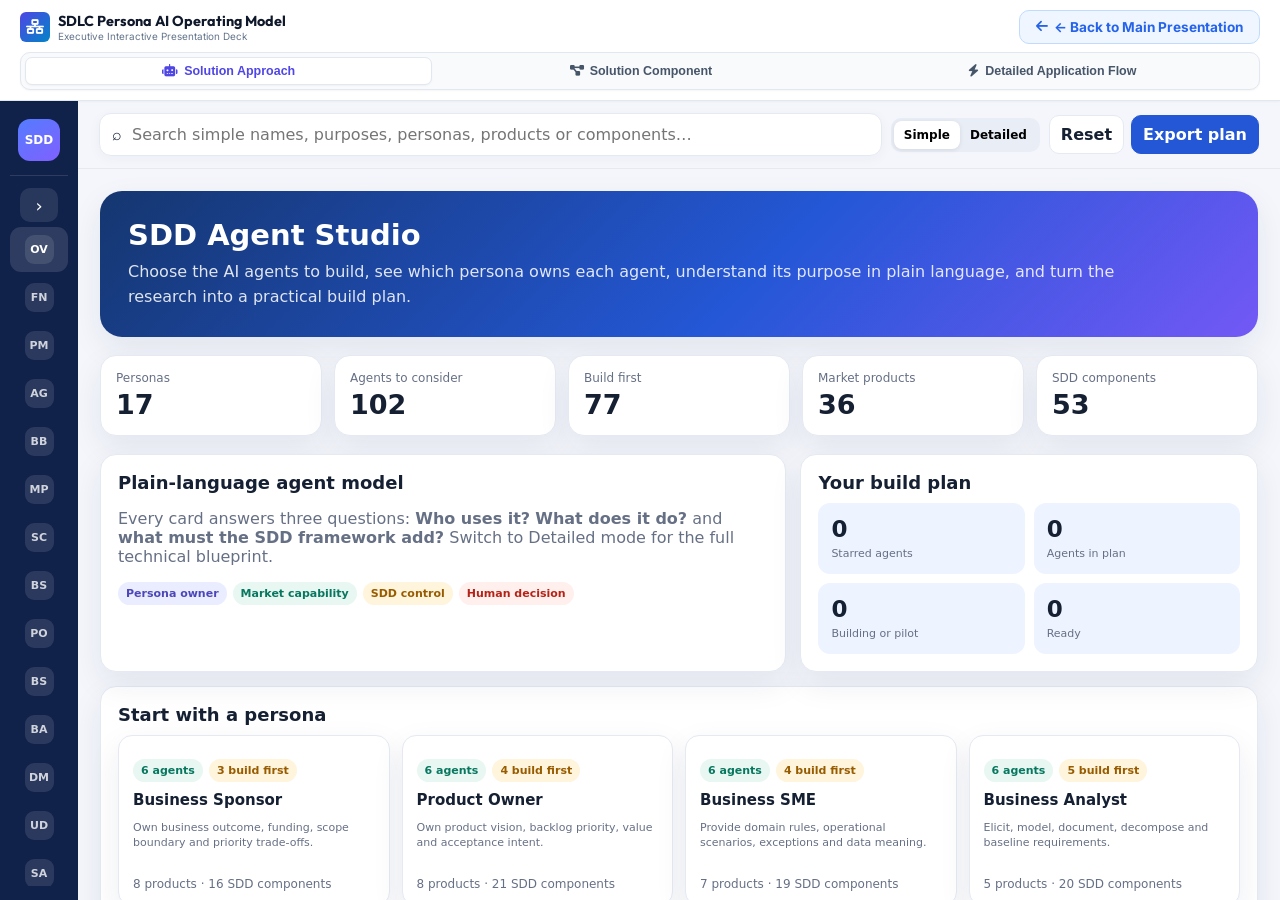
<file: executive-deck/index.html>
<!DOCTYPE html>
<html lang="en">
<head>
  <meta charset="UTF-8">
  <meta name="viewport" content="width=device-width, initial-scale=1.0">
  <title>SDLC Persona AI Operating Model — Executive Interactive Deck</title>
  
  <!-- Font Awesome Icons -->
  <link rel="stylesheet" href="https://cdnjs.cloudflare.com/ajax/libs/font-awesome/6.4.0/css/all.min.css">
  
  <!-- Custom Glassmorphism & Circuit Deck Styles (Cache-busted) -->
  <link rel="stylesheet" href="styles.css?v=26.0_tab5_uniform_styling">
</head>
<body>

  <div id="app-root">
    <!-- Master Top Header & Navigation Bar -->
    <header class="top-header">
      <div class="top-header-row-1">
        <div class="logo-group">
          <div class="logo-badge">
            <i class="fa-solid fa-network-wired"></i>
          </div>
          <div>
            <div class="logo-title">SDLC Persona AI Operating Model</div>
            <div class="logo-subtitle">Executive Interactive Presentation Deck</div>
          </div>
        </div>
        <div style="margin-left:auto;">
          <a href="../index.html" class="btn" style="display:inline-flex; align-items:center; gap:6px; padding:8px 16px; border-radius:10px; background:#eff6ff; color:#2563eb; border:1px solid #bfdbfe; font-weight:700; text-decoration:none; font-size:0.85rem;">
            <i class="fa-solid fa-arrow-left"></i> ← Back to Main Presentation
          </a>
        </div>
      </div>

      <div class="top-header-row-2">
        <nav class="master-tabs-bar">
          <button class="master-tab-btn active" data-tab="blueprint">
            <i class="fa-solid fa-robot"></i> Solution Approach
          </button>
          <button class="master-tab-btn" data-tab="flowchart">
            <i class="fa-solid fa-diagram-project"></i> Solution Component
          </button>
          <button class="master-tab-btn" data-tab="circuit">
            <i class="fa-solid fa-bolt"></i> Detailed Application Flow
          </button>
        </nav>
      </div>
    </header>

    <!-- Content Panes Container -->
    <div class="tab-content-container">

      <!-- TAB 1: PROBLEM STATEMENT & PAIN POINTS -->
      <div class="tab-pane" id="tab-requirements" style="overflow-y:auto; padding:24px 32px; background:#f8fafc;">
        
        <div class="pdf-deck-container">
          
          <!-- Document Header Hero -->
          <div class="pdf-hero-header">
            <div class="pdf-badge"><i class="fa-solid fa-file-contract me-1"></i> AUTHORITATIVE PROBLEM STATEMENT BRIEF</div>
            <h1 class="pdf-title">Transforming Business Analysis</h1>
            <div class="pdf-subtitle">From Fragmented Ideas to Traceable Requirements and Measurable Value</div>
          </div>

          <!-- Section 1: Problem Statement -->
          <div class="pdf-section-card">
            <div class="pdf-section-title"><i class="fa-solid fa-bullseye" style="color:#2563eb;"></i> 1. Problem Statement</div>
            <p>Organisations begin transformation initiatives, product enhancements and technology projects with a business idea, operational challenge, customer need or regulatory requirement. However, the information required to understand that need rarely exists in one complete and reliable source.</p>
            
            <div style="font-weight:800; color:#0f172a; margin:14px 0 8px 0; font-size:0.88rem;">Business needs are typically scattered across:</div>
            <div class="pdf-grid-2col">
              <div class="pdf-list-item"><i class="fa-solid fa-envelope" style="color:#2563eb;"></i> Emails and chat conversations</div>
              <div class="pdf-list-item"><i class="fa-solid fa-comments" style="color:#0284c7;"></i> Meeting discussions and transcripts</div>
              <div class="pdf-list-item"><i class="fa-solid fa-file-lines" style="color:#7c3aed;"></i> Business documents and presentations</div>
              <div class="pdf-list-item"><i class="fa-solid fa-shield-halved" style="color:#d97706;"></i> Policies, standards and regulatory guidelines</div>
              <div class="pdf-list-item"><i class="fa-solid fa-cubes" style="color:#10b981;"></i> Existing system behaviour</div>
              <div class="pdf-list-item"><i class="fa-solid fa-triangle-exclamation" style="color:#dc2626;"></i> Customer complaints and operational incidents</div>
              <div class="pdf-list-item"><i class="fa-solid fa-users" style="color:#64748b;"></i> Stakeholder assumptions and individual viewpoints</div>
              <div class="pdf-list-item"><i class="fa-solid fa-box-archive" style="color:#8b5cf6;"></i> Previous requirements and project artefacts</div>
            </div>

            <p style="margin-top:14px;">Each source provides only a part of the overall context. As a result, business analysts and product owners must manually interpret fragmented information, reconcile conflicting viewpoints, identify missing decisions and convert informal discussions into requirements that delivery teams can understand and implement.</p>
          </div>

          <!-- Section 2: Why This Problem Matters -->
          <div class="pdf-section-card">
            <div class="pdf-section-title"><i class="fa-solid fa-circle-question" style="color:#7c3aed;"></i> 2. Why This Problem Matters</div>
            <p>The main challenge is not simply documenting what stakeholders have said. The deeper challenge is determining:</p>
            
            <div class="pdf-grid-2col">
              <div class="pdf-check-item"><i class="fa-solid fa-circle-right" style="color:#7c3aed;"></i> What business problem actually needs to be solved</div>
              <div class="pdf-check-item"><i class="fa-solid fa-circle-right" style="color:#7c3aed;"></i> Why the problem is important</div>
              <div class="pdf-check-item"><i class="fa-solid fa-circle-right" style="color:#7c3aed;"></i> Who is affected by it</div>
              <div class="pdf-check-item"><i class="fa-solid fa-circle-right" style="color:#7c3aed;"></i> Which outcomes the organisation expects</div>
              <div class="pdf-check-item"><i class="fa-solid fa-circle-right" style="color:#7c3aed;"></i> What assumptions have been made</div>
              <div class="pdf-check-item"><i class="fa-solid fa-circle-right" style="color:#7c3aed;"></i> Which stakeholder statements conflict with one another</div>
              <div class="pdf-check-item"><i class="fa-solid fa-circle-right" style="color:#7c3aed;"></i> What information is missing</div>
              <div class="pdf-check-item"><i class="fa-solid fa-circle-right" style="color:#7c3aed;"></i> Which policies and constraints must be considered</div>
              <div class="pdf-check-item" style="grid-column: span 2;"><i class="fa-solid fa-circle-right" style="color:#7c3aed;"></i> How success will be accepted and measured</div>
            </div>

            <div class="pdf-callout-box warning">
              <div style="font-weight:800; color:#b45309; margin-bottom:6px;"><i class="fa-solid fa-quote-left me-1"></i> Ambiguity Example: "Immediate Approval"</div>
              <p style="margin:0; font-size:0.84rem; color:#451a03;">
                Stakeholders may use the same words while intending different outcomes. For example: A business stakeholder requests an "immediate approval", operations interprets it as within the same day, security policy requires additional review for high-risk cases, while development implements full automation. Unless resolved early, the solution fails.
              </p>
            </div>
          </div>

          <!-- Section 3: Current-State Challenge & Business Impact -->
          <div class="pdf-grid-2col-cards">
            
            <div class="pdf-section-card" style="margin-bottom:0;">
              <div class="pdf-section-title"><i class="fa-solid fa-folder-open" style="color:#d97706;"></i> 3. Current-State Challenge</div>
              <p>In many organisations, business analysis follows a largely manual, document-centric process where fragmented inputs are manually interpreted into specifications.</p>
              <div style="font-weight:800; color:#0f172a; margin-bottom:6px; font-size:0.82rem;">During this process:</div>
              <ul class="pdf-bullet-list">
                <li>Important business context may be lost</li>
                <li>Assumptions may be treated as confirmed decisions</li>
                <li>Contradictions may remain undetected</li>
                <li>Missing information may not be identified early</li>
                <li>Requirements may be duplicated across documents</li>
                <li>Policy constraints discovered only during design/testing</li>
                <li>Acceptance criteria fail to represent business intent</li>
              </ul>
            </div>

            <div class="pdf-section-card" style="margin-bottom:0;">
              <div class="pdf-section-title"><i class="fa-solid fa-triangle-exclamation" style="color:#dc2626;"></i> 4. Business Impact & Risks</div>
              <p>Unresolved ambiguity creates severe downstream consequences throughout the delivery lifecycle:</p>
              <ul class="pdf-bullet-list red-bullets">
                <li>Repeated clarification meetings & requirement churn</li>
                <li>Incorrect solution design & development rework</li>
                <li>Increased testing effort & missed security requirements</li>
                <li>Defects caused by misunderstood expectations</li>
                <li>Delayed stakeholder acceptance & increased project cost</li>
                <li>Longer delivery timelines & reduced stakeholder confidence</li>
                <li>Solutions built that provide limited business value</li>
              </ul>
            </div>

          </div>

          <!-- Section 5: The Fundamental Problem -->
          <div class="pdf-section-card" style="margin-top:20px;">
            <div class="pdf-section-title"><i class="fa-solid fa-lightbulb" style="color:#f59e0b;"></i> 5. The Fundamental Problem</div>
            <p>Traditional requirement practices often focus on recording stakeholder requests rather than challenging and validating the underlying business need.</p>
            
            <div class="pdf-compare-row">
              <div class="pdf-compare-box request">
                <div style="font-weight:800; color:#dc2626; margin-bottom:4px;">Requested Feature:</div>
                <div style="font-size:1rem; font-weight:700; color:#991b1b;">"Build a dashboard."</div>
              </div>

              <div class="pdf-compare-arrow"><i class="fa-solid fa-arrow-right"></i></div>

              <div class="pdf-compare-box actual">
                <div style="font-weight:800; color:#16a34a; margin-bottom:4px;">Actual Business Need:</div>
                <div style="font-size:0.82rem; color:#14532d;">
                  • Identify operational delays & reduce manual reporting<br>
                  • Improve management visibility & detect compliance breaches<br>
                  • Support faster, data-driven decisions
                </div>
              </div>
            </div>
            
            <p style="margin-top:12px; font-weight:700; color:#0f172a;">Therefore, the objective of modern business analysis should not be limited to transcription. It must support discovery of intent, challenge of assumptions, reconciliation of viewpoints, and measurement of value.</p>
          </div>

          <!-- Section 6: The Challenge to Be Solved (8 Journey Stages) -->
          <div class="pdf-section-card">
            <div class="pdf-section-title"><i class="fa-solid fa-route" style="color:#2563eb;"></i> 6. The Challenge to Be Solved (8 Journey Stages)</div>
            <p>Design a reusable, framework-first methodology that transforms fragmented inputs into structured, validated, approved and traceable requirements supporting the complete journey:</p>

            <div class="pdf-stages-vertical-grid">
              
              <div class="pdf-stage-item">
                <div class="stage-badge" style="background:#2563eb;">1</div>
                <div>
                  <strong>Expressed:</strong> Capture initial ideas, requests, incidents, or policy changes from multiple sources.
                </div>
              </div>

              <div class="pdf-stage-item">
                <div class="stage-badge" style="background:#0284c7;">2</div>
                <div>
                  <strong>Explored:</strong> Understand broader context, stakeholders, process, objectives, constraints, and policies.
                </div>
              </div>

              <div class="pdf-stage-item">
                <div class="stage-badge" style="background:#d97706;">3</div>
                <div>
                  <strong>Challenged:</strong> Question initial requests, surface ambiguous terminology, conflicts, and missing decisions.
                </div>
              </div>

              <div class="pdf-stage-item">
                <div class="stage-badge" style="background:#7c3aed;">4</div>
                <div>
                  <strong>Structured:</strong> Convert validated understanding into reusable requirement artefacts (Stories, NFRs, Rules).
                </div>
              </div>

              <div class="pdf-stage-item">
                <div class="stage-badge" style="background:#16a34a;">5</div>
                <div>
                  <strong>Approved:</strong> Ensure business analysts and product owners formally review and approve intended meaning.
                </div>
              </div>

              <div class="pdf-stage-item">
                <div class="stage-badge" style="background:#059669;">6</div>
                <div>
                  <strong>Built & Tested:</strong> Maintain unbroken traceability to designs, architecture, code, test scenarios, and releases.
                </div>
              </div>

              <div class="pdf-stage-item">
                <div class="stage-badge" style="background:#0891b2;">7</div>
                <div>
                  <strong>Accepted:</strong> Demonstrate that delivered solution satisfies approved requirements based on concrete evidence.
                </div>
              </div>

              <div class="pdf-stage-item">
                <div class="stage-badge" style="background:#4f46e5;">8</div>
                <div>
                  <strong>Measured for Value:</strong> Evaluate whether delivered solution achieved expected business outcomes (ROI, speed, cost).
                </div>
              </div>

            </div>
          </div>

          <!-- Section 7: Role of LLMs & Human Accountability -->
          <div class="pdf-grid-2col-cards">
            
            <div class="pdf-section-card" style="margin-bottom:0;">
              <div class="pdf-section-title"><i class="fa-solid fa-microchip" style="color:#2563eb;"></i> 7. Role of Large Language Models</div>
              <p>LLMs process large volumes of unstructured info to summarize chats, extract needs, detect ambiguity, compare viewpoints, generate clarification questions, and assess requirement completeness.</p>
              <div class="pdf-callout-box info" style="margin-top:10px;">
                <strong>Boundary:</strong> AI must NOT act as an autonomous decision-maker. AI surfaces uncertainty; it does not decide meaning.
              </div>
            </div>

            <div class="pdf-section-card" style="margin-bottom:0;">
              <div class="pdf-section-title"><i class="fa-solid fa-user-shield" style="color:#16a34a;"></i> 8. Human Accountability (HitL)</div>
              <p>Business Analysts & Product Owners remain strictly accountable for resolving ambiguity and approving meaning:</p>
              <ul class="pdf-bullet-list green-bullets">
                <li><strong>AI:</strong> Discovers, structures info & proposes questions</li>
                <li><strong>Analysts:</strong> Investigate context & clarify expectations</li>
                <li><strong>Product Owners:</strong> Make prioritisation decisions</li>
                <li><strong>Authorised Humans:</strong> Approve final meaning</li>
              </ul>
            </div>

          </div>

          <!-- Section 9: Required Characteristics & Traceability -->
          <div class="pdf-section-card" style="margin-top:20px;">
            <div class="pdf-section-title"><i class="fa-solid fa-sliders" style="color:#7c3aed;"></i> 9. Characteristics of the Methodology</div>
            
            <div class="pdf-char-grid">
              <div class="char-pill"><strong>Reusable:</strong> Works across industries & tech platforms</div>
              <div class="char-pill"><strong>Framework-First:</strong> Repeatable methodology</div>
              <div class="char-pill"><strong>Source-Agnostic:</strong> Accepts chats, docs, policies & systems</div>
              <div class="char-pill"><strong>Challenge-Oriented:</strong> Questions needs vs transcribing</div>
              <div class="char-pill"><strong>Traceable:</strong> Linked from source to value outcome</div>
              <div class="char-pill"><strong>Governed:</strong> Role-based human approvals & audit</div>
              <div class="char-pill"><strong>Change-Aware:</strong> Identifies downstream impact on changes</div>
              <div class="char-pill"><strong>Explainable:</strong> Traces why & who approved every decision</div>
              <div class="char-pill"><strong>Secure:</strong> Enterprise data protection & access controls</div>
              <div class="char-pill"><strong>Value-Driven:</strong> Continues until outcome is measured</div>
            </div>
          </div>

          <!-- Section 10: Scope & Definition of Success -->
          <div class="pdf-section-card">
            <div class="pdf-section-title"><i class="fa-solid fa-trophy" style="color:#16a34a;"></i> 10. Scope of Reimagination & Definition of Success</div>
            <p>The goal is to move from <em>documents to connected evidence, static requirements to living traceability, and feature delivery to measurable business value</em>.</p>
            
            <div style="font-weight:800; color:#0f172a; margin:10px 0 6px 0; font-size:0.86rem;">A successful solution demonstrates:</div>
            <ol class="pdf-ordered-list">
              <li>Fragmented inputs consolidated without losing original context</li>
              <li>Underlying business problem distinguished from requested solution</li>
              <li>Ambiguities, contradictions & missing decisions identified early</li>
              <li>Contextual clarification questions automatically generated</li>
              <li>Analysts & POs review, resolve and approve intended meaning</li>
              <li>Approved understanding converted into structured, high-quality specs</li>
              <li>Complete end-to-end forward and backward traceability</li>
              <li>Change impact assessed across all affected downstream artefacts</li>
              <li>Acceptance supported through clear evidence vs informal confirmation</li>
              <li>Business outcomes measured against original expected value</li>
            </ol>
          </div>

          <!-- Section 11: Final Challenge Statement Banner -->
          <div class="pdf-final-banner">
            <div class="final-badge"><i class="fa-solid fa-flag-checkered me-1"></i> FINAL CHALLENGE STATEMENT</div>
            <div class="final-text">
              "How might we create a reusable, AI-assisted and human-governed business analysis methodology that converts fragmented ideas, conversations, documents, policies and stakeholder viewpoints into challenged, structured, approved and fully traceable requirements—while preserving accountability from the initial business need through implementation, acceptance and measurable value?"
            </div>
          </div>

        </div>

      </div>

  <!-- TAB 2: ANALYSIS & TABLES -->
      <div class="tab-pane" id="tab-analysis">
        <div class="analysis-container">
          <!-- Table 1: Operating Model Matrix -->
          <div>
            <div class="section-header-title" style="color:var(--accent-sky);">
              <i class="fa-solid fa-table-columns"></i> Table 1: Research Findings — Operating Model Comparison Matrix
            </div>
            <table class="matrix-table">
              <thead>
                <tr>
                  <th>Dimension</th>
                  <th>Traditional Manual SDLC</th>
                  <th>Fragmented Ad-Hoc AI Usage</th>
                  <th style="color:var(--accent-indigo);">Persona-Governed SDLC AI Model (Target State)</th>
                </tr>
              </thead>
              <tbody>
                <tr>
                  <td><strong>Governance & Control</strong></td>
                  <td>Manual stage gates, slow document sign-offs</td>
                  <td>Unregulated AI prompts, shadow AI risks</td>
                  <td><span style="color:var(--accent-green); font-weight:700;">OWASP Enforced Human-in-the-Loop Approval Gates</span></td>
                </tr>
                <tr>
                  <td><strong>Source of Truth</strong></td>
                  <td>Outdated Jira tickets & Word documents</td>
                  <td>Disjointed AI chat histories & copy-pasted prompts</td>
                  <td><span style="color:var(--accent-sky); font-weight:700;">Machine-Readable Specifications (Spec-as-Source-of-Truth)</span></td>
                </tr>
                <tr>
                  <td><strong>Agent Architecture</strong></td>
                  <td>No automation assistance</td>
                  <td>Point-solution copilot plugins per developer</td>
                  <td><span style="color:var(--accent-indigo); font-weight:700;">17 Persona Agents + 6 Layer Shared Platform Architecture</span></td>
                </tr>
                <tr>
                  <td><strong>Traceability & Audit</strong></td>
                  <td>Manual matrix in spreadsheets</td>
                  <td>Zero prompt lineage or evidence history</td>
                  <td><span style="color:var(--accent-purple); font-weight:700;">Immutable Evidence Ledger & Artifact Graph Lineage</span></td>
                </tr>
                <tr>
                  <td><strong>Cycle Time & Quality</strong></td>
                  <td>Slow, high defect leakage, rework</td>
                  <td>Fast draft generation but unverified quality</td>
                  <td><span style="color:var(--accent-green); font-weight:700;">70% Cycle Time Reduction with Automated Conformance Checking</span></td>
                </tr>
              </tbody>
            </table>
          </div>

          <!-- Table 2: Persona & 6-Layer Architecture Execution Matrix -->
          <div>
            <div class="section-header-title" style="color:var(--accent-indigo);">
              <i class="fa-solid fa-diagram-project"></i> Table 2: Persona & 6-Layer Architecture Execution Matrix
            </div>
            <table class="matrix-table">
              <thead>
                <tr>
                  <th>Persona Role</th>
                  <th>Primary SDLC Phase</th>
                  <th>Key AI Co-Pilot Agents</th>
                  <th>Layer Execution Path</th>
                  <th>OWASP Human Approval Gate</th>
                </tr>
              </thead>
              <tbody>
                <tr>
                  <td><strong>Business Sponsor</strong></td>
                  <td>Intake & Portfolio</td>
                  <td>Business Case Analyst, ROI Agent</td>
                  <td>Layer 1 → Layer 2 → Layer 4 → Layer 5</td>
                  <td><span style="color:var(--accent-red); font-weight:700;">Funding Approval Gate (Human Sign-off Required)</span></td>
                </tr>
                <tr>
                  <td><strong>Product Owner</strong></td>
                  <td>Discovery & Backlog</td>
                  <td>Story Generator, Prioritization Agent</td>
                  <td>Layer 1 → Layer 2 → Layer 3 → Layer 4</td>
                  <td><span style="color:var(--accent-amber); font-weight:700;">PO Baseline Gate (Lock Spec Requirements)</span></td>
                </tr>
                <tr>
                  <td><strong>Business SME</strong></td>
                  <td>Domain & Rules</td>
                  <td>Domain Rule Validator, Edge Case Agent</td>
                  <td>Layer 1 → Layer 2 → Layer 3</td>
                  <td><span style="color:var(--accent-sky); font-weight:700;">SME Domain Accuracy Sign-off</span></td>
                </tr>
                <tr>
                  <td><strong>Solution Architect</strong></td>
                  <td>Architecture & Design</td>
                  <td>Spec Generator, Contract Test Agent</td>
                  <td>Layer 1 → Layer 2 → Layer 3 → Layer 6</td>
                  <td><span style="color:var(--accent-purple); font-weight:700;">Architecture Conformance Gate</span></td>
                </tr>
                <tr>
                  <td><strong>Developer</strong></td>
                  <td>Code & Unit Test</td>
                  <td>Code Assistant, Unit Test Generator</td>
                  <td>Layer 1 → Layer 2 → Layer 3 → Layer 5</td>
                  <td><span style="color:var(--accent-green); font-weight:700;">PR Review & Code Conformance Gate</span></td>
                </tr>
                <tr>
                  <td><strong>Security Reviewer</strong></td>
                  <td>Security & Compliance</td>
                  <td>Threat Modeler, Vulnerability Scanner</td>
                  <td>Layer 1 → Layer 4 → Layer 5 → Layer 6</td>
                  <td><span style="color:var(--accent-red); font-weight:700;">Security Gate & Policy Exception Waiver</span></td>
                </tr>
                <tr>
                  <td><strong>DevOps / Deployment</strong></td>
                  <td>CI/CD & Release</td>
                  <td>Pipeline Generator, IaC Validator</td>
                  <td>Layer 1 → Layer 4 → Layer 5 → Layer 6</td>
                  <td><span style="color:var(--accent-red); font-weight:700;">Production Release Gate</span></td>
                </tr>
              </tbody>
            </table>
          </div>

          <!-- Gap Analysis (G01 - G15) -->
          <div>
            <div class="section-header-title" style="color:var(--accent-amber);">
              <i class="fa-solid fa-triangle-exclamation"></i> 15 SDLC AI Capability Gaps Addressed by Framework
            </div>
            <div class="gap-grid">
              <div class="gap-card">
                <div class="gap-code">GAP G01</div>
                <div class="gap-title">Spec-as-Source-of-Truth</div>
                <div class="gap-desc">Lack of central, machine-readable specifications causing requirements drift across development teams.</div>
              </div>
              <div class="gap-card">
                <div class="gap-code">GAP G02</div>
                <div class="gap-title">Specification Quality & Ambiguity</div>
                <div class="gap-desc">Unclear requirements leading to hallucinated code logic and incorrect downstream test assumptions.</div>
              </div>
              <div class="gap-card">
                <div class="gap-code">GAP G03</div>
                <div class="gap-title">Spec-to-Output Conformance</div>
                <div class="gap-desc">No automated verification that generated code and unit tests match the baseline specification.</div>
              </div>
              <div class="gap-card">
                <div class="gap-code">GAP G04</div>
                <div class="gap-title" style="color:var(--accent-indigo);">Change-Impact Propagation</div>
                <div class="gap-desc">Upstream backlog changes fail to automatically update downstream code, architecture, and test suites.</div>
              </div>
              <div class="gap-card">
                <div class="gap-code">GAP G05</div>
                <div class="gap-title">Accountable Approvals & SoD</div>
                <div class="gap-desc">AI bypass of segregation of duties and missing formal human sign-off records on critical decisions.</div>
              </div>
              <div class="gap-card">
                <div class="gap-code">GAP G06</div>
                <div class="gap-title">Permission-Aware Cross-Tool Context</div>
                <div class="gap-desc">AI tools lack secure context grounding across Jira, Confluence, GitHub, ServiceNow, and cloud environments.</div>
              </div>
              <div class="gap-card">
                <div class="gap-code">GAP G08</div>
                <div class="gap-title">AI Provenance & Auditability</div>
                <div class="gap-desc">No tamper-proof log of prompt inputs, AI model outputs, evaluation scores, and human review decisions.</div>
              </div>
              <div class="gap-card">
                <div class="gap-code">GAP G10</div>
                <div class="gap-title">Policy & NFR Enforcement</div>
                <div class="gap-desc">Lack of real-time security, compliance, and non-functional requirement checks prior to deployment.</div>
              </div>
            </div>
          </div>
        </div>
      </div>

      <!-- TAB 3: PERSONA AGENT STUDIO BLUEPRINT -->
      <div class="tab-pane active" id="tab-blueprint">
        <iframe src="agent_studio.html" class="iframe-wrapper" title="Solution Approach — Persona Agent Studio Blueprint"></iframe>
      </div>

      <!-- TAB 4: TARGET-STATE SDLC AI AGENT FRAMEWORK ARCHITECTURE (100% UNIFORM BLOCKS, NO SEQUENCE BAR) -->
      <div class="tab-pane" id="tab-flowchart">
        <div class="main-container full-width-container">
          <main class="content-area full-width-content">
            <div class="view-header">
              <div class="view-title-group">
                <h2 id="view-title">Solution Component — Target-State SDLC AI Agent Framework Architecture</h2>
                <p id="view-subtitle">All 27 SDLC capability components displayed. Click any component box to view its SDD Agent Studio details!</p>
              </div>

              <div style="display:flex; align-items:center; gap:8px;">
                <label style="font-size:0.78rem; font-weight:700; color:#0f172a; white-space:nowrap;">
                  <i class="fa-solid fa-layer-group me-1" style="color:var(--accent-indigo);"></i> View Selector:
                </label>
                <select id="solution-view-select" class="schematic-persona-select" onchange="switchSolutionComponentView(this.value)" style="min-width:340px;">
                  <option value="target-state">Target-State SDLC AI Agent Framework Architecture</option>
                  <option value="ba-platform">Business Analysis Platform</option>
                </select>
              </div>
            </div>

            <div class="canvas-viewport" id="canvas-viewport">
              <!-- Dynamic Canvas Content populated via app.js -->
            </div>
          </main>
        </div>
      </div>

      <!-- TAB 5: DYNAMIC DUAL-COLOR DIRECTIONAL COMPONENT CIRCUIT LOOP DIAGRAM VIEW -->
      <div class="tab-pane" id="tab-circuit">
        <div class="schematic-viewport">
          <div class="schematic-wrapper" id="schematic-wrapper">
            <div class="schematic-control-panel">
              <div>
                <h3 style="font-family:var(--font-heading); font-size:1.1rem; font-weight:700; color:#0f172a;">
                  <i class="fa-solid fa-bolt" style="color:var(--accent-indigo);"></i> Target-State SDLC AI Operating Model — Detailed Application Flow
                </h3>
                <p style="font-size:0.76rem; color:#64748b;">
                  Dual-Color Directional Circuit: Green = Forward Request Stream (Top/Down) • Amber = Return Evidence Stream (Bottom/Up)
                </p>
              </div>

              <!-- Zoom Controls for Tab 5 -->
              <div style="display:flex; align-items:center; gap:10px;">


                <div style="display:flex; align-items:center; gap:6px;">
                  <label style="font-size:0.78rem; font-weight:700; color:#0f172a;"><i class="fa-solid fa-user-circle me-1"></i> Persona Input:</label>
                  <select id="schematic-persona-select" class="schematic-persona-select">
                    <!-- Populated via app.js -->
                  </select>
                </div>
              </div>
            </div>

            <!-- Dual-Color Directional Legend Bar -->
            <div class="layer-legends-bar">
              <span style="font-size:0.7rem; font-weight:800; color:#0f172a; margin-right:4px;"><i class="fa-solid fa-arrows-spin me-1"></i> Directional Flow Legends:</span>
              <div class="legend-item-pill" style="border-color:#16a34a; background:#f0fdf4;">
                <span class="legend-color-dot" style="background:#16a34a;"></span> 🟩 Forward Execution Stream (Top Row ➔ Downward)
              </div>
              <div class="legend-item-pill" style="border-color:#ea580c; background:#fff7ed;">
                <span class="legend-color-dot" style="background:#ea580c;"></span> 🟧 Return Evidence Stream (Bottom Row ➔ Upward)
              </div>

              <span style="font-size:0.7rem; font-weight:800; color:#0f172a; margin-left:8px; margin-right:4px;"><i class="fa-solid fa-palette me-1"></i> Layer Badges:</span>
              <div class="legend-item-pill">
                <span class="legend-color-dot" style="background:#2563eb;"></span> Layer 1: Orchestration
              </div>
              <div class="legend-item-pill">
                <span class="legend-color-dot" style="background:#dc2626;"></span> Layer 2: Spec Control
              </div>
              <div class="legend-item-pill">
                <span class="legend-color-dot" style="background:#16a34a;"></span> Layer 3: Quality
              </div>
              <div class="legend-item-pill">
                <span class="legend-color-dot" style="background:#1d4ed8;"></span> Layer 4: Governance
              </div>
              <div class="legend-item-pill">
                <span class="legend-color-dot" style="background:#d97706;"></span> Layer 5: Evidence
              </div>
            </div>

            <!-- SVG Dynamic Component Circuit Canvas Area -->
            <div class="schematic-canvas-box" id="schematic-canvas-box">
              <!-- Rendered via app.js -->
            </div>

            <!-- Target-State Component Circuit Mapping Grid -->
            <div class="schematic-mapping-grid">
              <div class="mapping-card" style="border-left:4px solid #4f46e5;">
                <div class="mapping-title"><i class="fa-solid fa-user" style="color:#4f46e5;"></i> Persona Input Node</div>
                <div class="mapping-desc"><strong>Accountable SDLC Role</strong>: Initiates the business intent and owns non-delegable decision authority.</div>
              </div>
              <div class="mapping-card" style="border-left:4px solid #16a34a;">
                <div class="mapping-title"><i class="fa-solid fa-arrow-right" style="color:#16a34a;"></i> Forward Wire (Green)</div>
                <div class="mapping-desc"><strong>Forward Request Flow (L1 ➔ L2 ➔ L3)</strong>: Transmits intent, specs, code drafts, and evaluation prompts.</div>
              </div>
              <div class="mapping-card" style="border-left:4px solid #ea580c;">
                <div class="mapping-title"><i class="fa-solid fa-arrow-left" style="color:#ea580c;"></i> Return Wire (Amber)</div>
                <div class="mapping-desc"><strong>Return Evidence Flow (L4 ➔ L5 ➔ L6)</strong>: Transmits audit logs, gate sign-offs, and value metrics.</div>
              </div>
              <div class="mapping-card" style="border-left:4px solid #1d4ed8;">
                <div class="mapping-title"><i class="fa-solid fa-lock" style="color:#1d4ed8;"></i> Approval Gate Switch</div>
                <div class="mapping-desc"><strong>OWASP Governance Gate</strong>: Enforces segregation of duties and human sign-off before return ledger log.</div>
              </div>
            </div>
          </div>
        </div>
      </div>

      <!-- EXACT SDD AGENT STUDIO COMPONENT CARD POP-UP MODAL -->
  <div class="modal-backdrop" id="component-modal-backdrop">
    <div style="position:relative; width:min(720px, 95vw); max-height:90vh; overflow-y:auto; padding:10px;">
      <button class="modal-close-btn" onclick="window.closeSDLCModal()" title="Close Modal" 
              style="position:absolute; top:20px; right:20px; z-index:10; background:#f1f5f9; border:none; width:32px; height:32px; border-radius:50%; font-size:1rem; cursor:pointer; display:flex; align-items:center; justify-content:center;">
        <i class="fa-solid fa-xmark"></i>
      </button>
      
      <!-- Dynamic SDD Component Card Content Container -->
      <div id="sdd-modal-card-content">
        <!-- Rendered dynamically via window.openSDLCModal in app.js -->
      </div>
    </div>
  </div>

  <!-- Universal Scripts (Cache-busted) -->
  <script src="data.js?v=26.0_tab5_uniform_styling"></script>
  <script src="app.js?v=26.0_tab5_uniform_styling"></script>

</body>
</html>
</file>
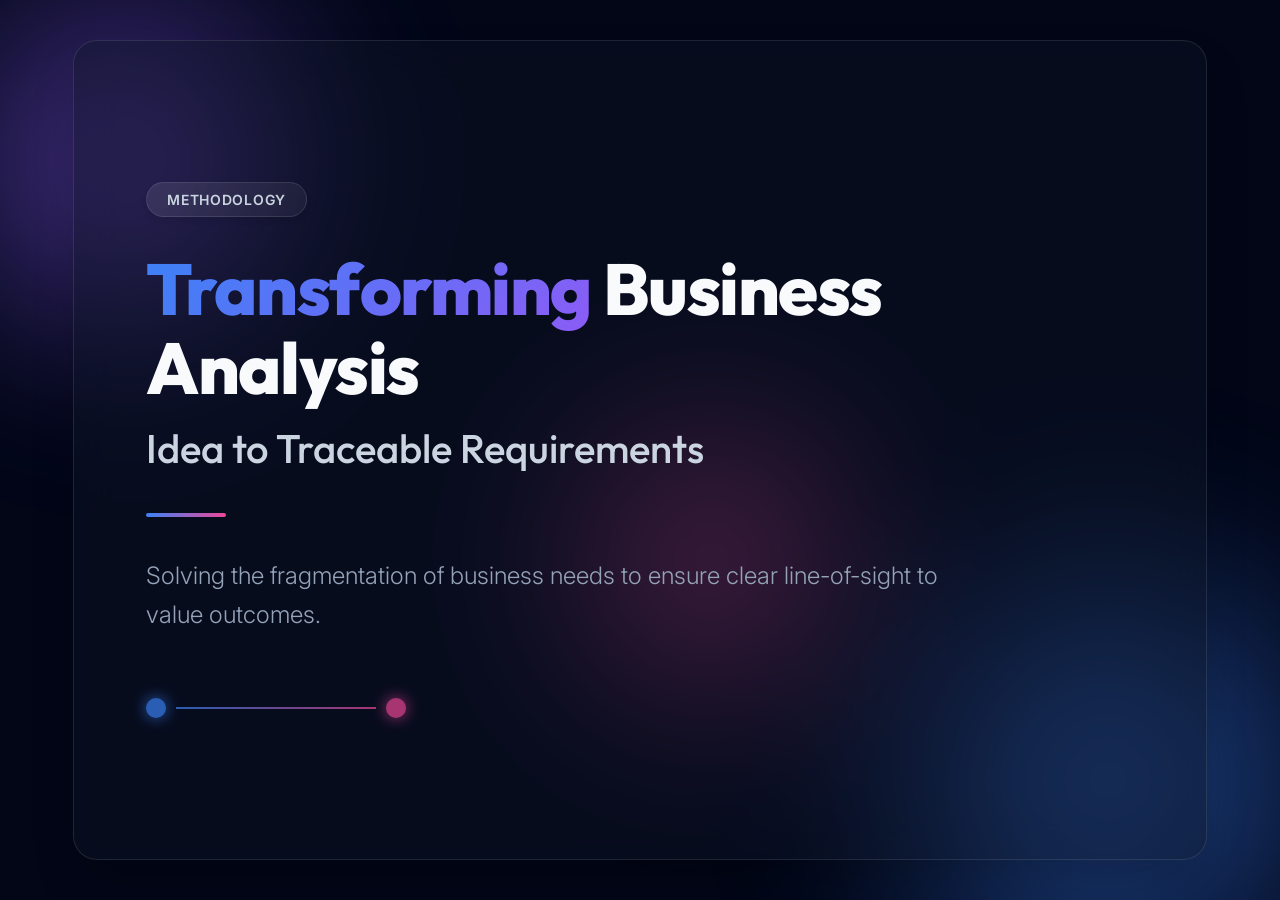
<file: original_index.html>
<!DOCTYPE html>
<html lang="en">
<head>
    <meta charset="UTF-8">
    <meta name="viewport" content="width=device-width, initial-scale=1.0">
    <meta name="description" content="Transforming Business Analysis: Idea to Traceable Requirements">
    <title>Transforming Business Analysis</title>
    <link rel="stylesheet" href="styles.css">
    
    <!-- Google Fonts for Modern Typography -->
    <link rel="preconnect" href="https://fonts.googleapis.com">
    <link rel="preconnect" href="https://fonts.gstatic.com" crossorigin>
    <link href="https://fonts.googleapis.com/css2?family=Inter:wght@300;400;500;600&family=Outfit:wght@500;600;700;800&display=swap" rel="stylesheet">
</head>
<body>

    <!-- Dynamic Background Elements -->
    <div class="bg-shape shape-1"></div>
    <div class="bg-shape shape-2"></div>
    <div class="bg-shape shape-3"></div>

    <!-- Scrollable Presentation Wrapper -->
    <div class="presentation-wrapper">
        
        <!-- SLIDE 1 -->
        <div class="slide-wrapper">
            <main class="slide-container slide-tilt">
                <div class="slide-content">
                    <div class="slide-header">
                        <div class="tag-badge">Methodology</div>
                        <h1 class="slide-title">
                            <span class="highlight">Transforming</span> Business Analysis
                        </h1>
                    </div>
                    
                    <h2 class="slide-subtitle">Idea to Traceable Requirements</h2>
                    
                    <div class="slide-divider"></div>
                    
                    <p class="slide-description">
                        Solving the fragmentation of business needs to ensure clear line-of-sight to value outcomes.
                    </p>
                    
                    <div class="slide-visual">
                        <div class="visual-element visual-circle"></div>
                        <div class="visual-element visual-line"></div>
                        <div class="visual-element visual-circle end-circle"></div>
                    </div>
                </div>
            </main>
</file>
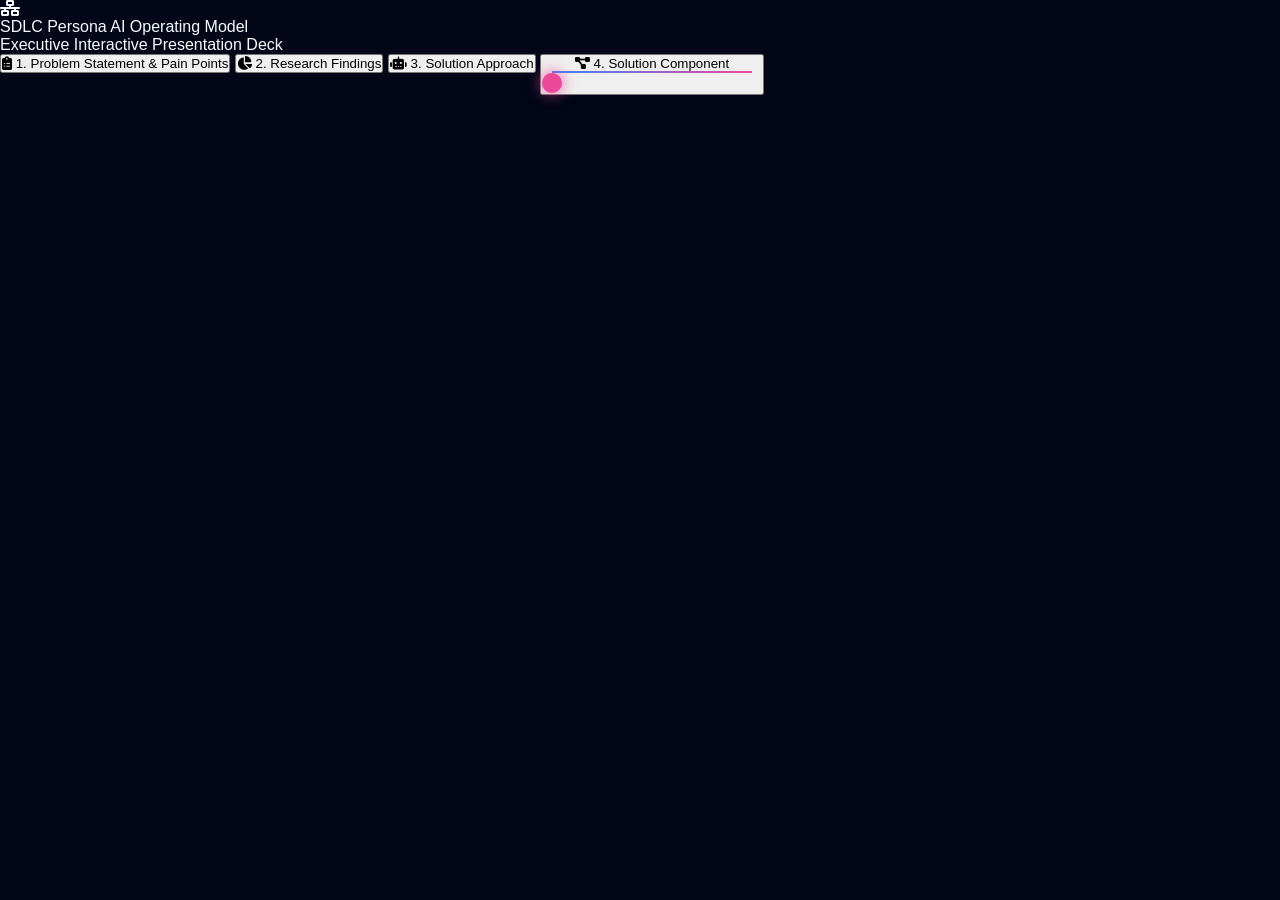
<file: restored_index.html>
<!DOCTYPE html>
<html lang="en">
<head>
  <meta charset="UTF-8">
  <meta name="viewport" content="width=device-width, initial-scale=1.0">
  <title>SDLC Persona AI Operating Model — Executive Interactive Deck</title>
  
  <!-- Font Awesome Icons -->
  <link rel="stylesheet" href="https://cdnjs.cloudflare.com/ajax/libs/font-awesome/6.4.0/css/all.min.css">
  
  <!-- Custom Glassmorphism & Circuit Deck Styles (Cache-busted) -->
  <link rel="stylesheet" href="styles.css?v=26.0_tab5_uniform_styling">
</head>
<body>

  <div id="app-root">
    <!-- Master Top Header & Navigation Bar -->
    <header class="top-header">
      <div class="top-header-row-1">
        <div class="logo-group">
          <div class="logo-badge">
            <i class="fa-solid fa-network-wired"></i>
          </div>
          <div>
            <div class="logo-title">SDLC Persona AI Operating Model</div>
            <div class="logo-subtitle">Executive Interactive Presentation Deck</div>
          </div>
        </div>


      </div>

      <div class="top-header-row-2">
        <nav class="master-tabs-bar">
          <button class="master-tab-btn active" data-tab="requirements">
            <i class="fa-solid fa-clipboard-list"></i> 1. Problem Statement & Pain Points
          </button>
          <button class="master-tab-btn" data-tab="analysis">
            <i class="fa-solid fa-chart-pie"></i> 2. Research Findings
          </button>
          <button class="master-tab-btn" data-tab="blueprint">
            <i class="fa-solid fa-robot"></i> 3. Solution Approach
          </button>
          <button class="master-tab-btn" data-tab="flowchart">
            <i class="fa-solid fa-diagram-project"></i> 4. Solution Component
                        <div class="visual-element visual-line"></div>
                        <div class="visual-element visual-circle end-circle"></div>
                    </div>
                </div>
            </main>
</file>
<file: styles.css>
:root {
    /* Easily Customizable Theme Colors */
    --bg-color-main: #020617; /* Very dark slate */
    --accent-primary: #3b82f6; /* Blue 500 */
    --accent-secondary: #8b5cf6; /* Violet 500 */
    --accent-tertiary: #ec4899; /* Pink 500 */
    
    --text-primary: #f8fafc;
    --text-secondary: #cbd5e1;
    --text-tertiary: #94a3b8;
    
    --glass-bg: rgba(15, 23, 42, 0.4);
    --glass-border: rgba(255, 255, 255, 0.1);
    --glass-shadow: rgba(0, 0, 0, 0.3);
    
    --font-heading: 'Outfit', sans-serif;
    --font-body: 'Inter', sans-serif;
}

* {
    margin: 0;
    padding: 0;
    box-sizing: border-box;
}

body {
    background-color: var(--bg-color-main);
    color: var(--text-primary);
    font-family: var(--font-body);
    margin: 0;
    overflow: hidden; /* Hide body overflow, scroll happens in wrapper */
}

/* Dynamic Background Shapes */
.bg-shape {
    position: fixed;
    border-radius: 50%;
    filter: blur(80px);
    z-index: 0;
    animation: float 20s infinite ease-in-out alternate;
    opacity: 0.6;
}

.shape-1 {
    width: 500px;
    height: 500px;
    background: radial-gradient(circle, var(--accent-secondary), transparent 70%);
    top: -10%;
    left: -10%;
    animation-delay: 0s;
}

.shape-2 {
    width: 600px;
    height: 600px;
    background: radial-gradient(circle, var(--accent-primary), transparent 70%);
    bottom: -20%;
    right: -10%;
    animation-delay: -5s;
}

.shape-3 {
    width: 400px;
    height: 400px;
    background: radial-gradient(circle, var(--accent-tertiary), transparent 70%);
    top: 40%;
    left: 40%;
    animation-delay: -10s;
}

@keyframes float {
    0% { transform: translate(0, 0) scale(1); }
    50% { transform: translate(50px, 30px) scale(1.1); }
    100% { transform: translate(-30px, 50px) scale(0.9); }
}

/* Scrollable Wrapper */
.presentation-wrapper {
    height: 100vh;
    width: 100vw;
    overflow-y: scroll;
    overflow-x: hidden;
    scroll-snap-type: y mandatory;
    scroll-behavior: smooth;
    position: relative;
    z-index: 1;
}

.slide-wrapper {
    min-height: 100vh;
    height: auto;
    width: 100%;
    display: flex;
    justify-content: center;
    align-items: center;
    scroll-snap-align: start;
    padding: 2.5rem 1.5rem;
    position: relative;
}

/* Glassmorphism Slide Container */
.slide-container {
    position: relative;
    width: 92%;
    max-width: 1280px;
    min-height: calc(100vh - 5rem);
    height: auto;
    background: var(--glass-bg);
    backdrop-filter: blur(20px);
    -webkit-backdrop-filter: blur(20px);
    border: 1px solid var(--glass-border);
    border-radius: 24px;
    box-shadow: 0 25px 50px -12px var(--glass-shadow);
    display: flex;
    flex-direction: column;
    justify-content: center;
    padding: 3.5rem 4.5rem;
    transition: transform 0.3s cubic-bezier(0.175, 0.885, 0.32, 1.275);
    perspective: 1000px;
}

/* Inner Content Animations */
.slide-content {
    opacity: 1;
    transform-style: preserve-3d;
}

@keyframes fadeUp {
    from {
        opacity: 0;
        transform: translateY(30px);
    }
    to {
        opacity: 1;
        transform: translateY(0);
    }
}

.tag-badge {
    display: inline-block;
    padding: 0.5rem 1.25rem;
    background: linear-gradient(135deg, rgba(255,255,255,0.1), rgba(255,255,255,0.05));
    border: 1px solid var(--glass-border);
    border-radius: 9999px;
    font-size: 0.875rem;
    font-weight: 600;
    letter-spacing: 0.05em;
    text-transform: uppercase;
    color: var(--text-secondary);
    margin-bottom: 2rem;
    box-shadow: 0 4px 6px -1px rgba(0, 0, 0, 0.1);
}

.slide-title {
    font-family: var(--font-heading);
    font-size: 4.5rem;
    font-weight: 800;
    line-height: 1.1;
    margin-bottom: 1rem;
    letter-spacing: -0.02em;
}

.highlight {
    background: linear-gradient(135deg, var(--accent-primary), var(--accent-secondary), var(--accent-tertiary));
    -webkit-background-clip: text;
    -webkit-text-fill-color: transparent;
    background-size: 200% 200%;
    animation: gradientShift 5s ease infinite;
}

@keyframes gradientShift {
    0% { background-position: 0% 50%; }
    50% { background-position: 100% 50%; }
    100% { background-position: 0% 50%; }
}

.slide-subtitle {
    font-family: var(--font-heading);
    font-size: 2.5rem;
    font-weight: 500;
    color: var(--text-secondary);
    margin-bottom: 2.5rem;
}

.slide-divider {
    width: 80px;
    height: 4px;
    background: linear-gradient(90deg, var(--accent-primary), var(--accent-tertiary));
    border-radius: 2px;
    margin-bottom: 2.5rem;
}

.slide-description {
    font-size: 1.5rem;
    line-height: 1.6;
    color: var(--text-tertiary);
    max-width: 800px;
    font-weight: 300;
}

/* Decorative visual element at bottom */
.slide-visual {
    margin-top: 4rem;
    display: flex;
    align-items: center;
    opacity: 0.7;
}

.visual-element {
    transition: all 0.5s ease;
}

.visual-circle {
    width: 20px;
    height: 20px;
    border-radius: 50%;
    background-color: var(--accent-primary);
    box-shadow: 0 0 15px var(--accent-primary);
}

.visual-line {
    height: 2px;
    width: 200px;
    background: linear-gradient(90deg, var(--accent-primary), var(--accent-tertiary));
    margin: 0 10px;
}

.end-circle {
    background-color: var(--accent-tertiary);
    box-shadow: 0 0 15px var(--accent-tertiary);
}

/* Slide 2: Quote Styles */
.quote-slide {
    text-align: center;
    align-items: center;
}

.quote-icon {
    font-family: var(--font-heading);
    font-size: 8rem;
    line-height: 1;
    color: var(--accent-primary);
    opacity: 0.3;
    margin-bottom: -1.5rem;
}

.quote-text {
    font-family: var(--font-heading);
    font-size: 3.5rem;
    font-weight: 600;
    line-height: 1.3;
    margin-bottom: 3rem;
    max-width: 900px;
}

.quote-author {
    font-size: 1.25rem;
    font-weight: 700;
    letter-spacing: 0.1em;
    color: var(--text-tertiary);
    text-transform: uppercase;
}

/* Slide 3: Carousel Styles */
.carousel-container {
    position: relative;
    display: flex;
    align-items: center;
    margin-top: 3rem;
    width: 100%;
}

.cards-carousel {
    display: flex;
    gap: 2rem;
    overflow-x: auto;
    scroll-behavior: smooth;
    scroll-snap-type: x mandatory;
    padding: 1rem 0;
    width: 100%;
    /* Hide scrollbar */
    -ms-overflow-style: none;
    scrollbar-width: none;
}
.cards-carousel::-webkit-scrollbar {
    display: none;
}

.carousel-card {
    min-width: 350px;
    max-width: 400px;
    flex: 0 0 auto;
    scroll-snap-align: center;
    padding: 0;
    overflow: hidden;
    display: flex;
    flex-direction: column;
    background: rgba(15, 23, 42, 0.7);
    border: 1px solid var(--glass-border);
    border-radius: 16px;
    transition: transform 0.3s ease, background 0.3s ease;
}

.carousel-card:hover {
    transform: translateY(-5px);
    background: rgba(30, 41, 59, 0.8);
}

.card-image {
    width: 100%;
    height: 200px;
    object-fit: cover;
    border-bottom: 1px solid var(--glass-border);
}

.card-content {
    padding: 2rem;
}

.lime-text {
    color: #bef264; /* Lime green */
    font-family: var(--font-heading);
    font-size: 1.5rem;
    font-weight: 600;
    margin-bottom: 1rem;
}

.card-desc {
    font-size: 1.1rem;
    line-height: 1.6;
    color: var(--text-secondary);
    font-weight: 300;
}

/* Navigation buttons */
.carousel-btn {
    background: rgba(255, 255, 255, 0.1);
    border: 1px solid var(--glass-border);
    border-radius: 50%;
    width: 50px;
    height: 50px;
    color: white;
    font-size: 1.5rem;
    cursor: pointer;
    display: flex;
    align-items: center;
    justify-content: center;
    position: absolute;
    z-index: 10;
    backdrop-filter: blur(5px);
    transition: background 0.3s ease;
}
.carousel-btn:hover {
    background: rgba(255, 255, 255, 0.2);
}
.prev-btn { left: -25px; }
.next-btn { right: -25px; }

/* Slide 4: Two Column */
.two-col-layout {
    display: flex;
    align-items: center;
    gap: 4rem;
}
.col-text {
    flex: 1;
}
.col-visual {
    flex: 1;
    display: flex;
    justify-content: center;
}
.badge-warning {
    color: #fcd34d;
    border-color: rgba(252, 211, 77, 0.3);
}
.highlight-pink {
    color: var(--accent-tertiary);
}
.glass-graphic {
    background: rgba(255, 255, 255, 0.05);
    border: 1px solid var(--glass-border);
    border-radius: 24px;
    padding: 3rem;
    display: flex;
    flex-direction: column;
    align-items: center;
    gap: 1rem;
    width: 100%;
}
.node {
    padding: 1rem 3rem;
    border-radius: 12px;
    font-weight: 700;
    font-size: 1.5rem;
    width: 200px;
    text-align: center;
}
.node-1 { background: rgba(59, 130, 246, 0.2); border: 1px solid var(--accent-primary); }
.node-2 { background: rgba(139, 92, 246, 0.2); border: 1px solid var(--accent-secondary); }
.node-3 { background: rgba(236, 72, 153, 0.2); border: 1px solid var(--accent-tertiary); opacity: 0.5; }
.broken-line {
    width: 4px;
    height: 50px;
    background: repeating-linear-gradient(to bottom, transparent, transparent 10px, rgba(255,255,255,0.2) 10px, rgba(255,255,255,0.2) 20px);
}
.x-mark {
    color: var(--accent-tertiary);
    font-size: 3rem;
    margin-top: -60px;
    position: relative;
    z-index: 10;
}

/* Slide 5: Stat Slide */
.badge-danger {
    color: #f87171;
    border-color: rgba(248, 113, 113, 0.3);
    margin: 0 auto 2rem auto;
}
.stat-container {
    display: flex;
    flex-direction: column;
    align-items: center;
    margin: 2rem 0;
}
.huge-stat {
    font-size: 12rem;
    font-weight: 800;
    line-height: 1;
    font-family: var(--font-heading);
    background: linear-gradient(135deg, #f87171, var(--accent-tertiary));
    -webkit-background-clip: text;
    -webkit-text-fill-color: transparent;
    text-shadow: 0 0 50px rgba(236, 72, 153, 0.3);
}
.stat-x {
    font-size: 6rem;
    margin-left: 10px;
}
.stat-label {
    font-size: 2rem;
    font-weight: 700;
    letter-spacing: 0.3em;
    color: #f87171;
    margin-top: -1rem;
}
.css-graph-wrapper {
    display: flex;
    align-items: flex-end;
    justify-content: center;
    gap: 15px;
    height: 100px;
}
.bar {
    width: 40px;
    background: rgba(255,255,255,0.1);
    border-radius: 4px 4px 0 0;
}
.bar-1 { height: 10px; }
.bar-2 { height: 15px; }
.bar-3 { height: 25px; }
.bar-4 { height: 45px; }
.exponential-bar {
    height: 150px;
    background: linear-gradient(to top, transparent, var(--accent-tertiary));
    box-shadow: 0 0 20px var(--accent-tertiary);
}

/* Slide 6: Hero Transition */
.glowing-orb {
    position: absolute;
    width: 300px;
    height: 300px;
    background: radial-gradient(circle, var(--accent-secondary), transparent 70%);
    top: 50%;
    left: 50%;
    transform: translate(-50%, -50%);
    border-radius: 50%;
    filter: blur(40px);
    opacity: 0.5;
    z-index: 0;
}

/* Slide 7: Timeline */
.timeline-container {
    position: relative;
    max-width: 800px;
    margin: 0 auto;
    padding: 2rem 0;
}
.timeline-line {
    position: absolute;
    left: 50px;
    top: 0;
    bottom: 0;
    width: 4px;
    background: linear-gradient(to bottom, var(--accent-primary), var(--accent-secondary), var(--accent-tertiary));
    border-radius: 2px;
}
.timeline-step {
    position: relative;
    padding-left: 120px;
    margin-bottom: 3rem;
}
.step-dot {
    position: absolute;
    left: 28px;
    top: 0;
    width: 48px;
    height: 48px;
    border-radius: 50%;
    background: var(--bg-color-main);
    border: 4px solid var(--accent-secondary);
    display: flex;
    align-items: center;
    justify-content: center;
    font-weight: 800;
    font-size: 1.5rem;
    color: white;
    z-index: 2;
    box-shadow: 0 0 15px var(--accent-secondary);
}
.step-content-box {
    background: rgba(255, 255, 255, 0.03);
    border: 1px solid var(--glass-border);
    padding: 1.5rem 2rem;
    border-radius: 16px;
    transition: transform 0.3s ease;
}
.step-content-box:hover {
    transform: translateX(10px);
    background: rgba(255, 255, 255, 0.08);
}
.step-title {
    margin-bottom: 0.5rem;
}

/* Slide 8: Comparison Grid */
.comparison-grid {
    display: grid;
    grid-template-columns: 150px 1fr 1fr;
    gap: 1rem;
    margin-top: 3rem;
    max-width: 1000px;
    margin-left: auto;
    margin-right: auto;
}
.comp-header {
    font-family: var(--font-heading);
    font-size: 1.25rem;
    font-weight: 700;
    padding: 1rem;
    text-align: center;
    border-bottom: 2px solid var(--glass-border);
}
.text-danger { color: #f87171; }
.text-success { color: #bef264; }
.comp-row-title {
    font-weight: 700;
    padding: 1.5rem 1rem;
    display: flex;
    align-items: center;
    border-right: 1px solid var(--glass-border);
}
.comp-cell {
    padding: 1.5rem;
    background: rgba(255, 255, 255, 0.02);
    border-radius: 8px;
    display: flex;
    align-items: center;
    font-size: 1.1rem;
    line-height: 1.5;
}
.cell-bad {
    background: rgba(248, 113, 113, 0.05);
    border: 1px solid rgba(248, 113, 113, 0.2);
}
.cell-good {
    background: rgba(190, 242, 100, 0.05);
    border: 1px solid rgba(190, 242, 100, 0.2);
}

/* Slide 9: Retention Chart */
.retention-chart {
    display: flex;
    justify-content: space-around;
    align-items: flex-end;
    height: 300px;
    padding-bottom: 20px;
    border-bottom: 2px solid var(--glass-border);
    max-width: 800px;
    margin-left: auto;
    margin-right: auto;
}
.retention-group {
    display: flex;
    flex-direction: column;
    align-items: center;
    height: 100%;
    width: 100px;
}
.ret-bars {
    display: flex;
    align-items: flex-end;
    gap: 10px;
    height: 100%;
    width: 100%;
    margin-bottom: 15px;
}
.ret-bar {
    width: 30px;
    border-radius: 4px 4px 0 0;
    transition: height 1s ease-out;
}
.ret-bar.bad { background: rgba(248, 113, 113, 0.8); }
.ret-bar.good { background: rgba(190, 242, 100, 0.8); }
.retention-label {
    font-weight: 600;
    color: var(--text-secondary);
    margin-top: auto;
}
.chart-legend {
    display: flex;
    justify-content: center;
    gap: 2rem;
}
.legend-item {
    display: flex;
    align-items: center;
    gap: 0.5rem;
    font-size: 1.1rem;
}
.legend-color {
    width: 16px;
    height: 16px;
    border-radius: 4px;
}
.bg-danger { background: rgba(248, 113, 113, 0.8); }
.bg-success { background: rgba(190, 242, 100, 0.8); }

/* Slide 10: Value List */
.value-list {
    list-style: none;
    max-width: 800px;
    margin: 0 auto;
}
.value-list li {
    display: flex;
    align-items: flex-start;
    gap: 1.5rem;
    padding: 1.5rem;
    background: rgba(255, 255, 255, 0.02);
    border: 1px solid var(--glass-border);
    margin-bottom: 1rem;
    border-radius: 12px;
    transition: transform 0.3s ease;
}
.value-list li:hover {
    transform: translateX(10px);
    background: rgba(255, 255, 255, 0.05);
}
.check-icon {
    background: var(--accent-secondary);
    color: white;
    width: 32px;
    height: 32px;
    border-radius: 50%;
    display: flex;
    align-items: center;
    justify-content: center;
    font-weight: bold;
    flex-shrink: 0;
}
.list-text {
    font-size: 1.3rem;
    line-height: 1.5;
}

/* Slide 11: Metrics */
.metrics-grid {
    display: grid;
    grid-template-columns: repeat(2, 1fr);
    gap: 2rem;
    max-width: 800px;
    margin: 0 auto;
}
.metric-card {
    background: rgba(255, 255, 255, 0.05);
    border: 1px solid var(--glass-border);
    padding: 3rem;
    border-radius: 24px;
    display: flex;
    flex-direction: column;
    align-items: center;
    justify-content: center;
    transition: transform 0.3s;
}
.metric-card:hover {
    transform: scale(1.05);
}
.metric-value {
    font-size: 4rem;
    font-weight: 800;
    font-family: var(--font-heading);
    margin-bottom: 1rem;
}
.metric-name {
    font-size: 1.5rem;
    color: var(--text-secondary);
    text-transform: uppercase;
    letter-spacing: 0.1em;
}

/* Slide 12: CTA */
.cta-button {
    background: linear-gradient(135deg, var(--accent-primary), var(--accent-secondary));
    border: none;
    padding: 1.5rem 3rem;
    font-size: 1.5rem;
    font-weight: 700;
    color: white;
    border-radius: 50px;
    cursor: pointer;
    box-shadow: 0 10px 25px rgba(59, 130, 246, 0.5);
    transition: all 0.3s ease;
    font-family: var(--font-heading);
}
.cta-button:hover {
    transform: translateY(-5px);
    box-shadow: 0 15px 35px rgba(59, 130, 246, 0.7);
}

/* Responsive adjustments */
@media (max-width: 1024px) {
    .slide-title { font-size: 3.5rem; }
    .slide-subtitle { font-size: 2rem; }
    .slide-container { padding: 4rem; }
    .quote-text { font-size: 2.8rem; }
    .cards-grid { grid-template-columns: 1fr; gap: 1.5rem; }
    .glass-card { padding: 1.5rem; }
    .two-col-layout { flex-direction: column; }
    .comparison-grid { grid-template-columns: 1fr; }
    .comp-header { display: none; }
    .comp-row-title { border-right: none; border-bottom: 1px solid var(--glass-border); }
    .retention-chart { height: 200px; }
}

@media (max-width: 768px) {
    .slide-title { font-size: 2.5rem; }
    .slide-subtitle { font-size: 1.5rem; }
    .slide-description { font-size: 1.25rem; }
    .slide-container { padding: 2.5rem; aspect-ratio: auto; min-height: 70vh; }
    .quote-text { font-size: 2rem; }
    .cards-grid { grid-template-columns: 1fr; }
    .huge-stat { font-size: 6rem; }
    .timeline-step { padding-left: 80px; }
    .step-dot { left: 8px; width: 36px; height: 36px; font-size: 1rem; }
    .timeline-line { left: 24px; }
    .metrics-grid { grid-template-columns: 1fr; }
    .metric-value { font-size: 3rem; }
    .retention-group { width: 60px; }
    .ret-bars { gap: 5px; }
    .ret-bar { width: 20px; }
    .stats-grid-5col { grid-template-columns: repeat(2, 1fr); gap: 1rem; }
    .stat-item:not(:last-child)::after { display: none; }
    .process-pills-row { flex-wrap: wrap; gap: 0.5rem; }
}

/* Custom Styles for Slide 2: The Requirements Problem */
.problem-slide {
    text-align: center;
    padding: 3rem 4rem;
}

.amber-gradient-text {
    background: linear-gradient(135deg, #f97316, #f59e0b, #ef4444);
    -webkit-background-clip: text;
    -webkit-text-fill-color: transparent;
    display: inline-block;
}

.stats-grid-5col {
    display: grid;
    grid-template-columns: repeat(5, 1fr);
    gap: 1rem;
    margin: 1.8rem 0;
    padding: 1.2rem 0;
    border-top: 1px solid rgba(255, 255, 255, 0.08);
    border-bottom: 1px solid rgba(255, 255, 255, 0.08);
}

.stat-item {
    padding: 0 0.8rem;
    position: relative;
}

.stat-item:not(:last-child)::after {
    content: '';
    position: absolute;
    right: 0;
    top: 15%;
    height: 70%;
    width: 1px;
    background: rgba(255, 255, 255, 0.08);
}

.stat-number {
    font-family: var(--font-heading);
    font-size: 3.2rem;
    font-weight: 800;
    line-height: 1;
    color: var(--text-primary);
}

.stat-number.amber {
    color: #f97316;
    text-shadow: 0 0 20px rgba(249, 115, 22, 0.4);
}

.stat-desc {
    font-size: 0.82rem;
    color: var(--text-tertiary);
    line-height: 1.35;
    margin-top: 0.5rem;
}

.callout-banner {
    margin: 1.2rem 0;
    font-size: 1.25rem;
    line-height: 1.5;
    color: var(--text-primary);
}

.process-pills-row {
    display: flex;
    align-items: center;
    justify-content: center;
    gap: 0.8rem;
    margin-top: 1.2rem;
}

.process-pill {
    padding: 0.6rem 1.2rem;
    background: rgba(15, 23, 42, 0.6);
    border: 1px solid rgba(255, 255, 255, 0.12);
    border-radius: 12px;
    font-size: 0.9rem;
    font-weight: 600;
    color: var(--text-secondary);
    box-shadow: 0 4px 12px rgba(0, 0, 0, 0.2);
}

.process-pill.active-green {
    background: rgba(16, 185, 129, 0.18);
    border: 1px solid rgba(16, 185, 129, 0.6);
    color: #34d399;
    font-weight: 700;
    box-shadow: 0 0 20px rgba(16, 185, 129, 0.25);
}

.process-arrow {
    color: var(--text-tertiary);
    font-size: 1.1rem;
    opacity: 0.5;
}

.citations-footer {
    font-size: 0.72rem;
    color: var(--text-tertiary);
    opacity: 0.55;
    margin-top: 2.2rem;
    margin-bottom: 0.5rem;
    letter-spacing: 0.04em;
}

/* CSO Executive Dashboard Container & Grid Layout */
.cso-slide-container {
    padding: 1.3rem 1.8rem !important;
    max-width: 1400px !important;
    min-height: auto !important;
    height: auto !important;
    justify-content: flex-start !important;
}

.cso-header-flex {
    display: flex;
    justify-content: space-between;
    align-items: flex-start;
    margin-bottom: 0.5rem;
}

.cso-header-right {
    text-align: right;
    font-size: 0.9rem;
    color: var(--text-secondary);
    line-height: 1.35;
}

.top-3cards-grid {
    display: grid;
    grid-template-columns: 1.15fr 1fr 1.3fr;
    gap: 0.65rem;
    margin-bottom: 0.5rem;
}

.cso-card {
    background: rgba(15, 23, 42, 0.55);
    border: 1px solid rgba(255, 255, 255, 0.1);
    border-radius: 12px;
    padding: 0.65rem 0.85rem;
    display: flex;
    flex-direction: column;
    justify-content: space-between;
    box-shadow: 0 8px 20px rgba(0, 0, 0, 0.25);
    backdrop-filter: blur(12px);
}

/* Problem Grid 2x2 in Card 01 */
.problem-grid-2x2 {
    display: grid;
    grid-template-columns: 1fr 1fr;
    gap: 0.4rem;
    margin-top: 0.35rem;
}

.prob-chip {
    background: rgba(255, 255, 255, 0.03);
    border-radius: 8px;
    padding: 0.35rem 0.5rem;
    border-left: 3px solid rgba(255, 255, 255, 0.2);
    box-shadow: 0 2px 6px rgba(0, 0, 0, 0.15);
}

.prob-chip.border-red { border-left-color: #ef4444; }
.prob-chip.border-orange { border-left-color: #f97316; }
.prob-chip.border-yellow { border-left-color: #f59e0b; }
.prob-chip.border-blue { border-left-color: #3b82f6; }

.prob-chip-title {
    font-size: 0.72rem;
    font-weight: 700;
    color: #f8fafc;
    margin-bottom: 0.1rem;
    display: flex;
    align-items: center;
}

.prob-chip-desc {
    font-size: 0.63rem;
    color: #94a3b8;
    line-height: 1.25;
}

/* Tool Matrix V2 in Card 03 */
.tool-matrix-v2 {
    display: flex;
    flex-direction: column;
    gap: 0.3rem;
    margin-bottom: 0.4rem;
}

.tool-row-v2 {
    display: flex;
    align-items: center;
    justify-content: space-between;
    background: rgba(255, 255, 255, 0.03);
    border: 1px solid rgba(255, 255, 255, 0.06);
    border-radius: 8px;
    padding: 0.3rem 0.5rem;
}

.tool-name {
    font-size: 0.7rem;
    font-weight: 700;
    color: #f8fafc;
    width: 32%;
}

.tool-tags {
    display: flex;
    gap: 0.25rem;
    flex-wrap: wrap;
    justify-content: flex-end;
    width: 68%;
}

.tag-pill {
    font-size: 0.58rem;
    font-weight: 600;
    padding: 0.12rem 0.35rem;
    border-radius: 9999px;
    letter-spacing: 0.02em;
}

.tag-pill.blue {
    background: rgba(59, 130, 246, 0.18);
    border: 1px solid rgba(59, 130, 246, 0.4);
    color: #93c5fd;
}

.tag-pill.amber {
    background: rgba(245, 158, 11, 0.18);
    border: 1px solid rgba(245, 158, 11, 0.4);
    color: #fcd34d;
}

.tag-pill.red {
    background: rgba(239, 68, 68, 0.18);
    border: 1px solid rgba(239, 68, 68, 0.4);
    color: #fca5a5;
}

.tag-pill.muted {
    background: rgba(255, 255, 255, 0.04);
    border: 1px solid rgba(255, 255, 255, 0.08);
    color: #94a3b8;
}

.market-takeaway-banner {
    display: flex;
    align-items: center;
    gap: 0.4rem;
    background: rgba(249, 115, 22, 0.08);
    border: 1px solid rgba(249, 115, 22, 0.25);
    border-radius: 8px;
    padding: 0.3rem 0.5rem;
    font-size: 0.63rem;
    color: #cbd5e1;
    line-height: 1.25;
}

.facts-header-title {
    font-size: 0.72rem;
    font-weight: 800;
    letter-spacing: 0.18em;
    color: var(--text-tertiary);
    margin-bottom: 0.35rem;
}

.facts-5col-grid {
    display: grid;
    grid-template-columns: repeat(5, 1fr);
    gap: 0.6rem;
    margin-bottom: 0.5rem;
}

.fact-card-box {
    background: rgba(15, 23, 42, 0.55);
    border: 1px solid rgba(255, 255, 255, 0.1);
    border-radius: 12px;
    padding: 0.6rem 0.7rem;
    display: flex;
    flex-direction: column;
    justify-content: space-between;
    box-shadow: 0 6px 16px rgba(0, 0, 0, 0.2);
    min-height: 185px;
}

.fact-header {
    display: flex;
    align-items: center;
    gap: 0.35rem;
    font-size: 0.62rem;
    font-weight: 700;
    color: #60a5fa;
    margin-bottom: 0.25rem;
}

.fact-stat-big {
    font-family: var(--font-heading);
    font-size: 1.8rem;
    font-weight: 800;
    line-height: 1;
    color: var(--text-primary);
    margin-bottom: 0.2rem;
}

.fact-stat-big.amber { color: #f97316; }
.fact-stat-big.emerald { color: #34d399; }

.fact-body-text {
    font-size: 0.66rem;
    color: var(--text-tertiary);
    line-height: 1.25;
    margin-bottom: 0.35rem;
    flex: 1;
}

.takeaway-pill {
    background: rgba(255, 255, 255, 0.04);
    border-top: 1px solid rgba(255, 255, 255, 0.08);
    padding-top: 0.25rem;
    margin-top: auto;
}

.takeaway-label {
    font-size: 0.56rem;
    font-weight: 800;
    letter-spacing: 0.1em;
    color: #94a3b8;
    margin-bottom: 0.1rem;
}

.takeaway-text {
    font-size: 0.64rem;
    color: var(--text-secondary);
    line-height: 1.22;
    font-weight: 500;
}

.fact-citation {
    font-size: 0.58rem;
    color: var(--text-tertiary);
    opacity: 0.6;
    margin-top: 0.2rem;
}

/* ==========================================================================
   SLIDE 4: OUR APPROACH & DEEP DIVE ANALYSIS
   ========================================================================== */
.approach-container {
    max-width: 1420px !important;
    padding: 1.1rem 1.6rem !important;
    display: flex;
    flex-direction: column;
    gap: 0.8rem;
}

/* Iceberg Top Section */
.iceberg-section {
    background: rgba(15, 23, 42, 0.65);
    border: 1px solid rgba(255, 255, 255, 0.1);
    border-radius: 14px;
    padding: 0.9rem 1.2rem;
    box-shadow: 0 12px 30px rgba(0, 0, 0, 0.3);
    backdrop-filter: blur(16px);
}

.iceberg-top-grid {
    display: grid;
    grid-template-columns: 1fr 1.1fr 1fr;
    gap: 1rem;
    align-items: center;
}

/* Stepper Column */
.approach-stepper {
    display: flex;
    flex-direction: column;
    gap: 0.5rem;
}

.stepper-item {
    display: flex;
    align-items: flex-start;
    gap: 0.6rem;
    background: rgba(255, 255, 255, 0.03);
    border: 1px solid rgba(255, 255, 255, 0.08);
    border-radius: 10px;
    padding: 0.45rem 0.65rem;
}

.stepper-icon-box {
    width: 28px;
    height: 28px;
    border-radius: 50%;
    background: rgba(59, 130, 246, 0.15);
    border: 1px solid rgba(59, 130, 246, 0.4);
    color: #60a5fa;
    display: flex;
    align-items: center;
    justify-content: center;
    font-size: 0.78rem;
    flex-shrink: 0;
}

.stepper-title {
    font-size: 0.72rem;
    font-weight: 800;
    letter-spacing: 0.05em;
    color: #f8fafc;
    margin-bottom: 0.1rem;
}

.stepper-desc {
    font-size: 0.62rem;
    color: #94a3b8;
    line-height: 1.25;
}

/* Iceberg Center Graphic */
.iceberg-graphic-box {
    position: relative;
    display: flex;
    flex-direction: column;
    align-items: center;
    justify-content: center;
    padding: 0.3rem;
    text-align: center;
}

.iceberg-img {
    width: 170px;
    height: 170px;
    object-fit: cover;
    border-radius: 50%;
    box-shadow: 0 0 30px rgba(56, 189, 248, 0.25);
    border: 2px solid rgba(56, 189, 248, 0.35);
}

.iceberg-badge-top {
    position: absolute;
    top: 2px;
    background: rgba(15, 23, 42, 0.9);
    border: 1px solid #38bdf8;
    color: #38bdf8;
    font-size: 0.62rem;
    font-weight: 800;
    padding: 0.2rem 0.65rem;
    border-radius: 20px;
    box-shadow: 0 0 12px rgba(56, 189, 248, 0.4);
    letter-spacing: 0.08em;
}

.iceberg-badge-bottom {
    position: absolute;
    bottom: 2px;
    background: rgba(15, 23, 42, 0.9);
    border: 1px solid #c084fc;
    color: #c084fc;
    font-size: 0.65rem;
    font-weight: 800;
    padding: 0.22rem 0.75rem;
    border-radius: 20px;
    box-shadow: 0 0 15px rgba(192, 132, 252, 0.4);
    letter-spacing: 0.08em;
}

/* Iceberg Right Purpose Cards */
.purpose-cards-col {
    display: flex;
    flex-direction: column;
    gap: 0.5rem;
}

.purpose-card {
    background: rgba(255, 255, 255, 0.03);
    border: 1px solid rgba(255, 255, 255, 0.08);
    border-radius: 10px;
    padding: 0.45rem 0.65rem;
    display: flex;
    align-items: center;
    justify-content: space-between;
    gap: 0.5rem;
}

.purpose-icon-box {
    width: 28px;
    height: 28px;
    border-radius: 8px;
    display: flex;
    align-items: center;
    justify-content: center;
    font-size: 0.78rem;
    flex-shrink: 0;
}

.purpose-icon-box.blue { background: rgba(59, 130, 246, 0.2); color: #60a5fa; border: 1px solid rgba(59, 130, 246, 0.4); }
.purpose-icon-box.teal { background: rgba(20, 184, 166, 0.2); color: #2dd4bf; border: 1px solid rgba(20, 184, 166, 0.4); }
.purpose-icon-box.amber { background: rgba(245, 158, 11, 0.2); color: #fbbf24; border: 1px solid rgba(245, 158, 11, 0.4); }

.purpose-title {
    font-size: 0.68rem;
    font-weight: 800;
    letter-spacing: 0.05em;
    color: #f8fafc;
    margin-bottom: 0.08rem;
}

.purpose-desc {
    font-size: 0.6rem;
    color: #94a3b8;
    line-height: 1.2;
}

.purpose-side-pill {
    background: rgba(255, 255, 255, 0.04);
    border: 1px solid rgba(255, 255, 255, 0.08);
    border-radius: 6px;
    padding: 0.25rem 0.45rem;
    font-size: 0.56rem;
    color: #cbd5e1;
    line-height: 1.18;
    text-align: right;
    max-width: 120px;
}

/* Center Idea Callout Banner */
.approach-idea-banner {
    background: linear-gradient(90deg, rgba(59, 130, 246, 0.12), rgba(168, 85, 247, 0.12));
    border: 1px solid rgba(168, 85, 247, 0.25);
    border-radius: 8px;
    padding: 0.35rem 0.8rem;
    text-align: center;
    font-size: 0.72rem;
    font-weight: 600;
    color: #e2e8f0;
    margin-top: 0.4rem;
}

/* Part 2: Bottom Deep Dive 5-Card Flow Section (Dark Glassmorphism Theme) */
.deepdive-section {
    background: rgba(15, 23, 42, 0.65);
    border: 1px solid rgba(255, 255, 255, 0.1);
    border-radius: 14px;
    padding: 0.9rem 1.1rem;
    color: #f8fafc;
    box-shadow: 0 12px 30px rgba(0, 0, 0, 0.3);
    backdrop-filter: blur(16px);
}

.deepdive-header-flex {
    display: flex;
    justify-content: space-between;
    align-items: center;
    margin-bottom: 0.6rem;
}

.deepdive-5col-grid {
    display: grid;
    grid-template-columns: repeat(5, 1fr);
    gap: 0.55rem;
    margin-bottom: 0.6rem;
}

.deepdive-card {
    background: rgba(15, 23, 42, 0.55);
    border: 1px solid rgba(255, 255, 255, 0.1);
    border-radius: 10px;
    padding: 0.55rem 0.65rem;
    display: flex;
    flex-direction: column;
    justify-content: space-between;
    box-shadow: 0 6px 16px rgba(0, 0, 0, 0.2);
    min-height: 225px;
    position: relative;
}

.deepdive-num-badge {
    width: 22px;
    height: 22px;
    border-radius: 50%;
    display: flex;
    align-items: center;
    justify-content: center;
    font-size: 0.64rem;
    font-weight: 800;
    margin-bottom: 0.25rem;
}

.deepdive-num-badge.blue { background: rgba(59, 130, 246, 0.2); color: #60a5fa; border: 1px solid rgba(59, 130, 246, 0.4); }
.deepdive-num-badge.purple { background: rgba(139, 92, 246, 0.2); color: #c084fc; border: 1px solid rgba(139, 92, 246, 0.4); }
.deepdive-num-badge.teal { background: rgba(20, 184, 166, 0.2); color: #2dd4bf; border: 1px solid rgba(20, 184, 166, 0.4); }
.deepdive-num-badge.amber { background: rgba(245, 158, 11, 0.2); color: #fbbf24; border: 1px solid rgba(245, 158, 11, 0.4); }
.deepdive-num-badge.violet { background: rgba(99, 102, 241, 0.2); color: #818cf8; border: 1px solid rgba(99, 102, 241, 0.4); }

.deepdive-card-title {
    font-size: 0.66rem;
    font-weight: 800;
    letter-spacing: 0.03em;
    color: #f8fafc;
    line-height: 1.2;
    margin-bottom: 0.25rem;
    min-height: 1.6rem;
}

.deepdive-card-desc {
    font-size: 0.6rem;
    color: #94a3b8;
    line-height: 1.2;
    margin-bottom: 0.35rem;
}

.deepdive-item-list {
    display: flex;
    flex-direction: column;
    gap: 0.2rem;
    margin-bottom: 0.35rem;
}

.deepdive-item-row {
    display: flex;
    align-items: center;
    gap: 0.3rem;
    font-size: 0.58rem;
    color: #cbd5e1;
}

.deepdive-takeaway-footer {
    border-top: 1px solid rgba(255, 255, 255, 0.08);
    padding-top: 0.25rem;
    margin-top: auto;
    font-size: 0.56rem;
    font-weight: 700;
    color: #94a3b8;
    line-height: 1.18;
    text-align: center;
}

.deepdive-takeaway-footer strong {
    color: #f8fafc !important;
}

/* Bottom Deep Dive Ribbon */
.deepdive-bottom-ribbon {
    display: flex;
    align-items: center;
    justify-content: space-between;
    background: rgba(255, 255, 255, 0.03);
    border: 1px solid rgba(255, 255, 255, 0.08);
    border-radius: 10px;
    padding: 0.35rem 0.75rem;
    gap: 0.5rem;
}

.deepdive-check-pill {
    display: flex;
    align-items: center;
    gap: 0.3rem;
    background: rgba(255, 255, 255, 0.04);
    border: 1px solid rgba(255, 255, 255, 0.08);
    border-radius: 9999px;
    padding: 0.2rem 0.55rem;
    font-size: 0.6rem;
    font-weight: 700;
    color: #f8fafc;
}

.deepdive-check-pill i {
    color: #34d399;
}

/* ==========================================================================
   SLIDE 5: CONNECTED INVESTIGATION & TRUST BARRIERS
   ========================================================================== */
.slide5-container {
    max-width: 1420px !important;
    padding: 1.1rem 1.6rem !important;
    display: flex;
    flex-direction: column;
    gap: 0.8rem;
}

/* Sub Tab Controls */
.slide5-tab-btn {
    background: rgba(255, 255, 255, 0.04);
    border: 1px solid rgba(255, 255, 255, 0.1);
    color: #94a3b8;
    padding: 0.35rem 0.85rem;
    border-radius: 20px;
    font-size: 0.68rem;
    font-weight: 700;
    cursor: pointer;
    transition: all 0.2s ease;
}

.slide5-tab-btn.active {
    background: rgba(59, 130, 246, 0.2);
    border-color: #3b82f6;
    color: #60a5fa;
    box-shadow: 0 0 12px rgba(59, 130, 246, 0.3);
}

/* 6-Column Grid */
.investigation-6col-grid {
    display: grid;
    grid-template-columns: repeat(6, 1fr);
    gap: 0.55rem;
    margin-top: 0.6rem;
    margin-bottom: 0.6rem;
}

.inv-card {
    background: rgba(15, 23, 42, 0.65);
    border: 1px solid rgba(255, 255, 255, 0.1);
    border-radius: 10px;
    padding: 0.45rem 0.55rem;
    display: flex;
    flex-direction: column;
    justify-content: space-between;
    box-shadow: 0 6px 16px rgba(0, 0, 0, 0.25);
    backdrop-filter: blur(12px);
    min-height: 135px;
    transition: transform 0.2s ease, border-color 0.2s ease;
}

.inv-card:hover {
    transform: translateY(-3px);
    border-color: rgba(255, 255, 255, 0.25);
}

.inv-card-num {
    font-family: var(--font-heading);
    font-size: 1.1rem;
    font-weight: 800;
    line-height: 1;
    margin-bottom: 0.15rem;
    display: flex;
    align-items: center;
    justify-content: space-between;
}

.inv-card-num span.arrow {
    font-size: 0.75rem;
    color: rgba(255, 255, 255, 0.2);
}

.inv-card-label {
    font-size: 0.52rem;
    font-weight: 800;
    letter-spacing: 0.08em;
    text-transform: uppercase;
    margin-bottom: 0.15rem;
}

.inv-card-title {
    font-size: 0.66rem;
    font-weight: 800;
    color: #f8fafc;
    line-height: 1.18;
    margin-bottom: 0.15rem;
}

.inv-card-desc {
    font-size: 0.55rem;
    color: #94a3b8;
    line-height: 1.18;
    margin-bottom: 0.25rem;
}

.inv-card-stat {
    background: rgba(255, 255, 255, 0.04);
    border: 1px solid rgba(255, 255, 255, 0.08);
    border-radius: 5px;
    padding: 0.15rem 0.35rem;
    font-size: 0.54rem;
    font-weight: 700;
    color: #cbd5e1;
    margin-top: auto;
    font-style: italic;
}

/* 4 Trust Barrier Rows */
.barriers-list {
    display: flex;
    flex-direction: column;
    gap: 0.55rem;
    margin-top: 0.6rem;
    margin-bottom: 0.6rem;
}

.barrier-row {
    background: rgba(15, 23, 42, 0.65);
    border: 1px solid rgba(255, 255, 255, 0.1);
    border-radius: 12px;
    padding: 0.65rem 0.9rem;
    display: grid;
    grid-template-columns: 190px 1fr 1.2fr;
    gap: 0.8rem;
    align-items: center;
    box-shadow: 0 6px 16px rgba(0, 0, 0, 0.2);
    backdrop-filter: blur(12px);
    transition: transform 0.2s ease;
}

.barrier-row:hover {
    transform: translateX(4px);
    border-color: rgba(255, 255, 255, 0.2);
}

.barrier-badge {
    display: flex;
    align-items: center;
    gap: 0.45rem;
    font-size: 0.68rem;
    font-weight: 800;
    letter-spacing: 0.05em;
}

.dot-indicator {
    width: 9px;
    height: 9px;
    border-radius: 50%;
    display: inline-block;
    flex-shrink: 0;
}

.barrier-main-text {
    font-size: 0.82rem;
    font-weight: 800;
    color: #f8fafc;
}

.barrier-explain-text {
    font-size: 0.68rem;
    color: #94a3b8;
    line-height: 1.25;
}

/* ==========================================================================
   SLIDE 7: THE TARGET STATE (PURE NATIVE HTML & CSS REPLICA)
   ========================================================================== */
.targetstate-container {
    max-width: 1420px !important;
    padding: 0.9rem 1.4rem !important;
    display: flex;
    flex-direction: column;
    gap: 0.45rem;
}

.targetstate-stack {
    display: flex;
    flex-direction: column;
    gap: 0.32rem;
    margin-top: 0.2rem;
    margin-bottom: 0.25rem;
}

.ts-layer-row {
    background: rgba(15, 23, 42, 0.7);
    border-radius: 10px;
    padding: 0.3rem 0.6rem;
    display: flex;
    align-items: center;
    justify-content: space-between;
    gap: 0.6rem;
    backdrop-filter: blur(12px);
    transition: all 0.2s ease;
}

.ts-layer-row:hover {
    transform: translateY(-2px);
    box-shadow: 0 8px 24px rgba(0, 0, 0, 0.4);
}

.ts-num-badge {
    width: 28px;
    height: 32px;
    border-radius: 6px;
    display: flex;
    align-items: center;
    justify-content: center;
    font-family: var(--font-heading);
    font-size: 1.15rem;
    font-weight: 800;
    flex-shrink: 0;
}

.ts-layer-info {
    display: flex;
    align-items: center;
    gap: 0.45rem;
    width: 225px;
    flex-shrink: 0;
}

.ts-layer-icon {
    width: 24px;
    height: 24px;
    border-radius: 50%;
    display: flex;
    align-items: center;
    justify-content: center;
    font-size: 0.7rem;
    border: 1.5px solid rgba(255, 255, 255, 0.3);
    flex-shrink: 0;
}

.ts-layer-title {
    font-size: 0.72rem;
    font-weight: 800;
    color: #ffffff;
    line-height: 1.15;
}

.ts-layer-sub {
    font-size: 0.54rem;
    color: #94a3b8;
    line-height: 1.12;
}

.ts-pills-flex {
    display: flex;
    align-items: center;
    gap: 0.3rem;
    flex-wrap: nowrap;
    overflow-x: auto;
    flex: 1;
    justify-content: flex-end;
}

.ts-pill-item {
    background: rgba(15, 23, 42, 0.75);
    border-radius: 6px;
    padding: 0.25rem 0.5rem;
    font-size: 0.55rem;
    font-weight: 600;
    color: #ffffff;
    display: flex;
    align-items: center;
    gap: 0.3rem;
    white-space: nowrap;
    transition: all 0.2s ease;
}

.ts-pill-item:hover {
    background: rgba(255, 255, 255, 0.12);
    transform: translateY(-1px);
}

/* Core Engine Components Box */
.core-engine-box {
    background: rgba(15, 23, 42, 0.95);
    border: 1px solid rgba(255, 255, 255, 0.18);
    border-radius: 12px;
    padding: 0.45rem 0.9rem;
    box-shadow: 0 10px 30px rgba(0, 0, 0, 0.5);
}

.core-engine-header {
    text-align: center;
    font-size: 0.62rem;
    font-weight: 800;
    letter-spacing: 0.2em;
    color: #94a3b8;
    text-transform: uppercase;
    margin-bottom: 0.3rem;
}

.core-engine-grid {
    display: grid;
    grid-template-columns: repeat(7, 1fr);
    gap: 0.45rem;
}

.core-comp-item {
    display: flex;
    align-items: center;
    gap: 0.3rem;
    font-size: 0.58rem;
    font-weight: 600;
    color: #e2e8f0;
    line-height: 1.15;
}

.core-comp-icon {
    width: 22px;
    height: 22px;
    border-radius: 6px;
    background: rgba(59, 130, 246, 0.15);
    border: 1px solid rgba(59, 130, 246, 0.3);
    color: #60a5fa;
    display: flex;
    align-items: center;
    justify-content: center;
    font-size: 0.68rem;
    flex-shrink: 0;
}

/* ==========================================================================
   SLIDE 8: FROM IDEA TO VALUE (INTERACTIVE PREMIUM HTML/CSS DIAGRAM)
   ========================================================================== */
.ideatovalue-container {
    max-width: 1280px !important; /* Matches standard slides */
    min-height: calc(100vh - 4.5rem) !important; /* Stretches height to match other slides */
    padding: 2.2rem 3rem !important; /* Consistent padding inside the card */
    display: flex;
    flex-direction: column;
    justify-content: space-between; /* Spreads title, tabs, carousel, and banner vertically */
    gap: 0.5rem;
}

.iv-main-grid {
    display: grid;
    grid-template-columns: 260px 1fr 240px;
    gap: 0.8rem;
    align-items: stretch;
    margin-top: 0.2rem;
    margin-bottom: 0.25rem;
}

.iv-panel {
    background: rgba(15, 23, 42, 0.65);
    border: 1px solid rgba(255, 255, 255, 0.12);
    border-radius: 14px;
    padding: 0.75rem;
    display: flex;
    flex-direction: column;
    gap: 0.55rem;
    backdrop-filter: blur(16px);
    box-shadow: 0 10px 30px rgba(0, 0, 0, 0.3);
}

.iv-panel-header {
    text-align: center;
    font-size: 0.76rem;
    font-weight: 800;
    color: #ffffff;
    letter-spacing: 0.05em;
    padding-bottom: 0.4rem;
    border-bottom: 1px solid rgba(255, 255, 255, 0.1);
    text-transform: uppercase;
}

/* Journey Stack Interactive Cards */
.journey-card {
    border-radius: 10px;
    padding: 0.55rem 0.75rem;
    display: flex;
    align-items: center;
    gap: 0.6rem;
    background: rgba(15, 23, 42, 0.75);
    transition: all 0.25s ease;
    cursor: pointer;
    position: relative;
    border: 1px solid rgba(255, 255, 255, 0.08);
}

.journey-card:hover, .journey-card.active-phase {
    transform: translateX(4px) scale(1.02);
    box-shadow: 0 8px 25px rgba(0, 0, 0, 0.5);
}

.journey-icon-box {
    width: 32px;
    height: 32px;
    border-radius: 50%;
    display: flex;
    align-items: center;
    justify-content: center;
    font-size: 0.85rem;
    border: 1px solid rgba(255, 255, 255, 0.25);
    flex-shrink: 0;
}

.journey-card-title {
    font-size: 0.74rem;
    font-weight: 800;
    line-height: 1.1;
    letter-spacing: 0.03em;
}

.journey-card-desc {
    font-size: 0.58rem;
    color: #94a3b8;
    line-height: 1.2;
    margin-top: 0.15rem;
}

/* Align Stack Interactive Rows */
.align-row {
    background: rgba(15, 23, 42, 0.75);
    border-radius: 10px;
    padding: 0.45rem 0.7rem;
    display: flex;
    align-items: center;
    justify-content: space-between;
    gap: 0.6rem;
    transition: all 0.25s ease;
    cursor: pointer;
    border: 1px solid rgba(255, 255, 255, 0.08);
}

.align-row:hover, .align-row.active-phase {
    transform: translateY(-2px);
    box-shadow: 0 8px 25px rgba(0, 0, 0, 0.4);
}

.align-row-left {
    display: flex;
    align-items: center;
    gap: 0.5rem;
    width: 220px;
    flex-shrink: 0;
}

.align-row-title {
    font-size: 0.72rem;
    font-weight: 800;
    line-height: 1.1;
    letter-spacing: 0.03em;
}

.align-row-desc {
    font-size: 0.55rem;
    color: #94a3b8;
    line-height: 1.15;
}

/* Traceability Pipeline Box */
.traceability-box {
    background: rgba(15, 23, 42, 0.85);
    border: 1px solid rgba(255, 255, 255, 0.15);
    border-radius: 10px;
    padding: 0.5rem 0.8rem;
    margin-top: 0.2rem;
}

.trace-flow-grid {
    display: flex;
    align-items: center;
    justify-content: space-between;
    gap: 0.25rem;
    margin-top: 0.35rem;
}

.trace-flow-node {
    display: flex;
    flex-direction: column;
    align-items: center;
    text-align: center;
    gap: 0.2rem;
    cursor: pointer;
    transition: all 0.2s ease;
}

.trace-flow-node:hover {
    transform: translateY(-2px);
}

.trace-node-icon {
    width: 26px;
    height: 26px;
    border-radius: 50%;
    background: rgba(255, 255, 255, 0.06);
    border: 1.5px solid rgba(255, 255, 255, 0.2);
    display: flex;
    align-items: center;
    justify-content: center;
    font-size: 0.72rem;
    color: #38bdf8;
    transition: all 0.2s ease;
}

.trace-flow-node:hover .trace-node-icon {
    border-color: #38bdf8;
    box-shadow: 0 0 12px rgba(56, 189, 248, 0.5);
    background: rgba(56, 189, 248, 0.2);
}

.trace-node-label {
    font-size: 0.54rem;
    font-weight: 600;
    color: #cbd5e1;
    line-height: 1.1;
}

.trace-arrow {
    color: #64748b;
    font-size: 0.6rem;
}

/* Outcome Stepper */
.outcome-stepper {
    display: flex;
    flex-direction: column;
    gap: 0.55rem;
    position: relative;
    padding-left: 0.6rem;
    margin-top: 0.25rem;
}

.outcome-stepper::before {
    display: none;
}
}

.stepper-item {
    display: flex;
    align-items: center;
    gap: 0.75rem;
    position: relative;
    z-index: 1;
    cursor: pointer;
    transition: all 0.2s ease;
}

.stepper-item:hover {
    transform: translateX(3px);
}

.stepper-icon-dot {
    width: 30px;
    height: 30px;
    border-radius: 50%;
    background: rgba(15, 23, 42, 0.95);
    display: flex;
    align-items: center;
    justify-content: center;
    font-size: 0.78rem;
    flex-shrink: 0;
    transition: all 0.2s ease;
}

.stepper-item:hover .stepper-icon-dot {
    transform: scale(1.1);
}

.stepper-text {
    font-size: 0.65rem;
    font-weight: 800;
    letter-spacing: 0.04em;
    color: #ffffff;
}

/* Hypothesis Bottom Banner */
.hypothesis-box {
    background: rgba(15, 23, 42, 0.95);
    border: 1px solid rgba(255, 255, 255, 0.18);
    border-radius: 14px;
    padding: 0.6rem 1.2rem;
    display: flex;
    align-items: center;
    justify-content: space-between;
    gap: 1.2rem;
    box-shadow: 0 10px 30px rgba(0, 0, 0, 0.4);
}

.hypo-left {
    display: flex;
    align-items: center;
    gap: 0.85rem;
    flex: 1;
}

.hypo-icon {
    width: 36px;
    height: 36px;
    border-radius: 50%;
    background: rgba(139, 92, 246, 0.2);
    border: 1.5px solid #8b5cf6;
    color: #c084fc;
    display: flex;
    align-items: center;
    justify-content: center;
    font-size: 1rem;
    flex-shrink: 0;
    box-shadow: 0 0 15px rgba(139, 92, 246, 0.3);
}

.hypo-title {
    font-size: 0.78rem;
    font-weight: 800;
    color: #c084fc;
    letter-spacing: 0.02em;
}

.hypo-body {
    font-size: 0.62rem;
    color: #cbd5e1;
    line-height: 1.3;
}

.hypo-right-flow {
    display: flex;
    flex-direction: column;
    align-items: center;
    gap: 0.25rem;
    padding-left: 1.2rem;
    border-left: 1px solid rgba(255, 255, 255, 0.12);
}

.hypo-flow-title {
    font-size: 0.66rem;
    font-weight: 800;
    color: #60a5fa;
    letter-spacing: 0.05em;
}

.hypo-steps-flex {
    display: flex;
    align-items: center;
    gap: 0.45rem;
}

.hypo-step-circle {
    width: 28px;
    height: 28px;
    border-radius: 50%;
    display: flex;
    align-items: center;
    justify-content: center;
    font-size: 0.75rem;
    transition: all 0.2s ease;
    cursor: pointer;
}

.hypo-step-circle:hover {
    transform: scale(1.15);
}

/* ==========================================================================
   SLIDE 8 INTERACTIVE CAROUSEL & RICH ICON MODAL SYSTEM
   ========================================================================== */
.iv-carousel-bar {
    display: flex;
    align-items: center;
    justify-content: center;
    gap: 0.5rem;
    margin-bottom: 0.4rem;
}

.iv-tab-btn {
    background: rgba(15, 23, 42, 0.7);
    border: 1px solid rgba(255, 255, 255, 0.15);
    border-radius: 20px;
    padding: 0.35rem 0.85rem;
    font-size: 0.68rem;
    font-weight: 700;
    color: #94a3b8;
    cursor: pointer;
    display: flex;
    align-items: center;
    gap: 0.4rem;
    transition: all 0.25s ease;
    backdrop-filter: blur(12px);
}

.iv-tab-btn:hover, .iv-tab-btn.active-tab {
    background: rgba(59, 130, 246, 0.2);
    border-color: #3b82f6;
    color: #ffffff;
    box-shadow: 0 0 15px rgba(59, 130, 246, 0.3);
    transform: translateY(-1px);
}

.iv-carousel-nav-btn {
    width: 32px;
    height: 32px;
    border-radius: 50%;
    background: rgba(15, 23, 42, 0.8);
    border: 1px solid rgba(255, 255, 255, 0.2);
    color: #38bdf8;
    display: flex;
    align-items: center;
    justify-content: center;
    cursor: pointer;
    font-size: 0.8rem;
    transition: all 0.2s ease;
}

.iv-carousel-nav-btn:hover {
    background: rgba(56, 189, 248, 0.2);
    border-color: #38bdf8;
    box-shadow: 0 0 12px rgba(56, 189, 248, 0.4);
    transform: scale(1.1);
}

/* Expanded Carousel Panel Views */
.iv-single-panel-view {
    width: 100%;
    display: none;
    animation: fadeIn 0.3s ease-in-out;
}

.iv-single-panel-view.active-view {
    display: block;
}

.iv-large-panel {
    background: rgba(15, 23, 42, 0.8);
    border: 1.5px solid rgba(255, 255, 255, 0.15);
    border-radius: 16px;
    padding: 1.2rem 1.6rem;
    backdrop-filter: blur(20px);
    box-shadow: 0 16px 40px rgba(0, 0, 0, 0.4);
}

.iv-large-grid-4col {
    display: grid;
    grid-template-columns: repeat(4, 1fr);
    gap: 1rem;
    margin-top: 1rem;
}

.iv-large-card {
    background: rgba(15, 23, 42, 0.85);
    border-radius: 12px;
    padding: 1.1rem;
    display: flex;
    flex-direction: column;
    gap: 0.6rem;
    transition: all 0.25s ease;
    cursor: pointer;
}

.iv-large-card:hover {
    transform: translateY(-4px);
    box-shadow: 0 12px 30px rgba(0, 0, 0, 0.5);
}

/* Slide 8 Detail Modal Drawer */
.iv-modal-backdrop {
    position: fixed;
    top: 0;
    left: 0;
    width: 100vw;
    height: 100vh;
    background: rgba(2, 6, 23, 0.85);
    backdrop-filter: blur(12px);
    z-index: 99999;
    display: flex;
    align-items: center;
    justify-content: center;
    opacity: 0;
    pointer-events: none;
    transition: opacity 0.3s ease;
}

.iv-modal-backdrop.open {
    opacity: 1;
    pointer-events: auto;
}

.iv-modal-content {
    background: rgba(15, 23, 42, 0.95);
    border: 1.5px solid rgba(255, 255, 255, 0.2);
    border-radius: 20px;
    width: 580px;
    max-width: 90vw;
    padding: 1.6rem 2rem;
    box-shadow: 0 25px 60px rgba(0, 0, 0, 0.7);
    position: relative;
    transform: scale(0.9);
    transition: transform 0.3s ease;
}

.iv-modal-backdrop.open .iv-modal-content {
    transform: scale(1);
}

.iv-modal-close {
    position: absolute;
    top: 1rem;
    right: 1.2rem;
    background: rgba(255, 255, 255, 0.1);
    border: 1px solid rgba(255, 255, 255, 0.2);
    color: #ffffff;
    width: 32px;
    height: 32px;
    border-radius: 50%;
    display: flex;
    align-items: center;
    justify-content: center;
    cursor: pointer;
    font-size: 0.9rem;
    transition: all 0.2s ease;
}

.iv-modal-close:hover {
    background: rgba(239, 68, 68, 0.3);
    border-color: #ef4444;
    color: #ef4444;
}

/* ==========================================================================
   SLIDE 8: TRUE HORIZONTAL SLIDING CAROUSEL SYSTEM & INLINE SVG ICONS
   ========================================================================== */
.iv-slider-wrapper {
    width: 100%;
    overflow: hidden;
    position: relative;
    border-radius: 16px;
    background: rgba(15, 23, 42, 0.65);
    border: 1px solid rgba(255, 255, 255, 0.12);
    backdrop-filter: blur(16px);
    box-shadow: 0 16px 40px rgba(0, 0, 0, 0.4);
    padding: 1rem 1.2rem;
}

.iv-carousel-header {
    display: flex;
    align-items: center;
    justify-content: space-between;
    padding-bottom: 0.6rem;
    margin-bottom: 0.8rem;
    border-bottom: 1px solid rgba(255, 255, 255, 0.1);
}

.iv-carousel-tabs {
    display: flex;
    align-items: center;
    gap: 0.6rem;
}

.iv-carousel-tab {
    background: rgba(15, 23, 42, 0.7);
    border: 1px solid rgba(255, 255, 255, 0.15);
    border-radius: 20px;
    padding: 0.45rem 1.2rem;
    font-size: 0.78rem;
    font-weight: 700;
    color: #94a3b8;
    cursor: pointer;
    display: flex;
    align-items: center;
    gap: 0.5rem;
    transition: all 0.25s ease;
}

.iv-carousel-tab:hover, .iv-carousel-tab.active-carousel-tab {
    background: rgba(59, 130, 246, 0.25);
    border-color: #3b82f6;
    color: #ffffff;
    box-shadow: 0 0 20px rgba(59, 130, 246, 0.4);
    transform: translateY(-2px);
}

.iv-nav-btn {
    width: 36px;
    height: 36px;
    border-radius: 50%;
    background: rgba(15, 23, 42, 0.9);
    border: 1.5px solid rgba(255, 255, 255, 0.2);
    color: #38bdf8;
    display: flex;
    align-items: center;
    justify-content: center;
    cursor: pointer;
    font-size: 0.9rem;
    transition: all 0.2s ease;
}

.iv-nav-btn:hover {
    background: rgba(56, 189, 248, 0.25);
    border-color: #38bdf8;
    box-shadow: 0 0 15px rgba(56, 189, 248, 0.5);
    transform: scale(1.1);
}

.iv-slider-viewport {
    width: 100%;
    overflow: hidden;
    position: relative;
    border-radius: 12px;
}

.iv-slider-track {
    display: flex;
    width: 400%;
    transition: transform 0.45s cubic-bezier(0.16, 1, 0.3, 1);
}

.iv-slide-card {
    width: 25%;
    flex-shrink: 0;
    overflow: hidden;
    padding: 0 0.2rem;
    box-sizing: border-box;
    display: flex;
    flex-direction: column;
    gap: 0.8rem;
}

.svg-icon-box {
    width: 34px;
    height: 34px;
    border-radius: 50%;
    display: flex;
    align-items: center;
    justify-content: center;
    flex-shrink: 0;
    transition: all 0.2s ease;
}

.svg-icon-box svg {
    width: 18px;
    height: 18px;
    fill: currentColor;
}

/* SLIDE 4 INTERACTIVE MASTER STYLING */
.slide4-master-container {
    width: 100%;
    display: flex;
    flex-direction: column;
    gap: 0.75rem;
    box-sizing: border-box;
}

.s4-top-panel {
    background: linear-gradient(135deg, rgba(15, 23, 42, 0.95) 0%, rgba(30, 41, 59, 0.9) 100%);
    border: 1px solid rgba(255, 255, 255, 0.15);
    border-radius: 18px;
    padding: 0.9rem 1.2rem;
    box-shadow: 0 16px 36px rgba(0, 0, 0, 0.4);
    display: flex;
    flex-direction: column;
    gap: 0.6rem;
    position: relative;
    overflow: hidden;
}

.s4-top-grid {
    display: grid;
    grid-template-columns: 260px 1fr 340px;
    gap: 1rem;
    align-items: center;
}

.s4-stepper-item {
    background: rgba(15, 23, 42, 0.7);
    border: 1px solid rgba(255, 255, 255, 0.1);
    border-radius: 12px;
    padding: 0.55rem 0.75rem;
    display: flex;
    align-items: center;
    gap: 0.65rem;
    transition: all 0.25s ease;
    cursor: pointer;
}

.s4-stepper-item:hover {
    background: rgba(30, 41, 59, 0.9);
    border-color: #3b82f6;
    transform: translateX(4px);
    box-shadow: 0 4px 15px rgba(59, 130, 246, 0.25);
}

.s4-iceberg-wrapper {
    position: relative;
    display: flex;
    flex-direction: column;
    align-items: center;
    justify-content: center;
    min-height: 180px;
}

.s4-iceberg-img {
    width: 210px;
    height: auto;
    filter: drop-shadow(0 0 25px rgba(56, 189, 248, 0.5));
    transition: transform 0.4s ease;
}

.s4-iceberg-wrapper:hover .s4-iceberg-img {
    transform: scale(1.04);
}

.s4-why-card {
    background: rgba(15, 23, 42, 0.75);
    border: 1px solid rgba(255, 255, 255, 0.12);
    border-radius: 12px;
    padding: 0.55rem 0.8rem;
    display: flex;
    align-items: center;
    justify-content: space-between;
    gap: 0.6rem;
    transition: all 0.25s ease;
    cursor: pointer;
}

.s4-why-card:hover {
    background: rgba(30, 41, 59, 0.95);
    border-color: #06b6d4;
    transform: translateY(-2px);
    box-shadow: 0 8px 20px rgba(6, 182, 212, 0.25);
}

/* Bottom Panel: Dark Glassmorphism 5-Column Grid */
.s4-bottom-panel {
    background: linear-gradient(135deg, rgba(15, 23, 42, 0.95) 0%, rgba(30, 41, 59, 0.9) 100%);
    border-radius: 18px;
    padding: 0.9rem 1.1rem;
    box-shadow: 0 20px 45px rgba(0, 0, 0, 0.45);
    border: 1px solid rgba(255, 255, 255, 0.15);
    color: #ffffff;
    display: flex;
    flex-direction: column;
    gap: 0.65rem;
}

.s4-5col-grid {
    display: grid;
    grid-template-columns: repeat(5, 1fr);
    gap: 0.6rem;
    align-items: stretch;
}

.s4-step-card {
    border-radius: 12px;
    padding: 0.7rem 0.65rem;
    display: flex;
    flex-direction: column;
    justify-content: space-between;
    gap: 0.55rem;
    transition: all 0.25s ease;
    box-shadow: 0 8px 20px rgba(0, 0, 0, 0.3);
    position: relative;
    background: rgba(15, 23, 42, 0.85);
}

.s4-step-card:hover {
    transform: translateY(-4px);
    box-shadow: 0 14px 28px rgba(0, 0, 0, 0.4);
}

.s4-pill-item {
    transition: all 0.2s ease;
    cursor: pointer;
}

.s4-pill-item:hover {
    transform: scale(1.03);
}

/* ==========================================================================
   SLIDE 9: BUSINESS MEANING STARTS SCATTERED (SPLIT 1 OF 3)
   ========================================================================== */
.s9-container {
    max-width: 1440px !important;
    padding: 0.8rem 1.2rem !important;
    display: flex;
    flex-direction: column;
    gap: 0.45rem;
}

.s9-main-grid {
    display: grid;
    grid-template-columns: 1.05fr 1.25fr 1fr;
    gap: 0.65rem;
    align-items: stretch;
}

.s9-panel {
    background: rgba(15, 23, 42, 0.7);
    border: 1px solid rgba(255, 255, 255, 0.12);
    border-radius: 16px;
    padding: 0.75rem 0.85rem;
    display: flex;
    flex-direction: column;
    gap: 0.5rem;
    backdrop-filter: blur(16px);
    box-shadow: 0 10px 30px rgba(0, 0, 0, 0.35);
    position: relative;
}

.s9-source-card {
    background: rgba(15, 23, 42, 0.85);
    border: 1px solid rgba(248, 113, 113, 0.3);
    border-radius: 10px;
    padding: 0.45rem 0.6rem;
    display: flex;
    align-items: center;
    gap: 0.5rem;
    transition: all 0.25s ease;
    cursor: pointer;
}

.s9-source-card:hover {
    transform: translateY(-2px);
    border-color: #f87171;
    box-shadow: 0 6px 16px rgba(248, 113, 113, 0.25);
    background: rgba(30, 41, 59, 0.95);
}

.s9-intake-cylinder {
    width: 90px;
    height: 170px;
    border-radius: 40px / 20px;
    background: linear-gradient(180deg, rgba(56, 189, 248, 0.25) 0%, rgba(6, 182, 212, 0.4) 50%, rgba(59, 130, 246, 0.25) 100%);
    border: 2px solid #38bdf8;
    box-shadow: 0 0 25px rgba(56, 189, 248, 0.4), inset 0 0 15px rgba(56, 189, 248, 0.3);
    display: flex;
    flex-direction: column;
    align-items: center;
    justify-content: center;
    position: relative;
    overflow: hidden;
}

.s9-intake-cylinder::before {
    content: '';
    position: absolute;
    top: 0;
    left: 0;
    right: 0;
    height: 24px;
    border-radius: 50%;
    background: rgba(56, 189, 248, 0.4);
    border: 1.5px solid #38bdf8;
}

.s9-intake-step {
    background: rgba(15, 23, 42, 0.9);
    border: 1px solid rgba(56, 189, 248, 0.35);
    border-radius: 8px;
    padding: 0.35rem 0.55rem;
    display: flex;
    align-items: center;
    gap: 0.45rem;
    transition: all 0.2s ease;
    cursor: pointer;
}

.s9-intake-step:hover {
    transform: translateX(3px);
    border-color: #38bdf8;
    box-shadow: 0 4px 14px rgba(56, 189, 248, 0.3);
}

.s9-discovery-grid {
    display: grid;
    grid-template-columns: 1fr 1fr;
    gap: 0.4rem;
}

.s9-discovery-item {
    background: rgba(15, 23, 42, 0.9);
    border: 1px solid rgba(52, 211, 153, 0.35);
    border-radius: 8px;
    padding: 0.35rem 0.5rem;
    font-size: 0.56rem;
    font-weight: 700;
    color: #e2e8f0;
    display: flex;
    align-items: center;
    gap: 0.35rem;
    transition: all 0.2s ease;
    cursor: pointer;
}

.s9-discovery-item:hover {
    transform: scale(1.03);
    border-color: #34d399;
    box-shadow: 0 0 12px rgba(52, 211, 153, 0.3);
}

/* ==========================================================================
   SLIDE 10: SAME WORDS. DIFFERENT MEANING. (SPLIT 2 OF 3)
   ========================================================================== */
.s10-container {
    max-width: 1440px !important;
    padding: 0.8rem 1.2rem !important;
    display: flex;
    flex-direction: column;
    gap: 0.45rem;
}

.s10-main-grid {
    display: grid;
    grid-template-columns: 1fr 1.35fr 1fr;
    gap: 0.65rem;
    align-items: stretch;
}

.s10-panel {
    background: rgba(15, 23, 42, 0.7);
    border: 1px solid rgba(255, 255, 255, 0.12);
    border-radius: 16px;
    padding: 0.75rem 0.85rem;
    display: flex;
    flex-direction: column;
    gap: 0.5rem;
    backdrop-filter: blur(16px);
    box-shadow: 0 10px 30px rgba(0, 0, 0, 0.35);
    position: relative;
}

.s10-speech-bubble {
    background: rgba(245, 158, 11, 0.15);
    border: 2px solid #f59e0b;
    border-radius: 50px;
    padding: 0.55rem 1.1rem;
    text-align: center;
    box-shadow: 0 0 20px rgba(245, 158, 11, 0.4);
    transition: all 0.3s ease;
}

.s10-speech-bubble:hover {
    transform: scale(1.05);
    box-shadow: 0 0 30px rgba(245, 158, 11, 0.6);
}

.s10-conflict-card {
    background: rgba(15, 23, 42, 0.85);
    border: 1px solid rgba(248, 113, 113, 0.3);
    border-radius: 10px;
    padding: 0.4rem 0.55rem;
    display: flex;
    align-items: center;
    gap: 0.45rem;
    transition: all 0.2s ease;
    cursor: pointer;
}

.s10-conflict-card:hover {
    transform: translateY(-2px);
    border-color: #f87171;
    box-shadow: 0 4px 14px rgba(248, 113, 113, 0.3);
}

.s10-debate-circle-hub {
    width: 54px;
    height: 54px;
    border-radius: 50%;
    background: rgba(59, 130, 246, 0.2);
    border: 1.5px dashed #3b82f6;
    display: flex;
    align-items: center;
    justify-content: center;
    position: relative;
}

.s10-rag-pill {
    background: rgba(15, 23, 42, 0.9);
    border: 1px solid rgba(56, 189, 248, 0.35);
    border-radius: 6px;
    padding: 0.22rem 0.4rem;
    font-size: 0.5rem;
    color: #e2e8f0;
    display: flex;
    align-items: center;
    gap: 0.25rem;
    transition: all 0.2s ease;
    cursor: pointer;
}

.s10-rag-pill:hover {
    transform: translateY(-1px);
    border-color: #38bdf8;
    box-shadow: 0 0 10px rgba(56, 189, 248, 0.3);
}

.s10-ml-box {
    background: rgba(15, 23, 42, 0.9);
    border: 1px solid rgba(168, 85, 247, 0.35);
    border-radius: 8px;
    padding: 0.35rem 0.45rem;
    text-align: center;
    font-size: 0.52rem;
    font-weight: 700;
    color: #e2e8f0;
    transition: all 0.2s ease;
    cursor: pointer;
}

.s10-ml-box:hover {
    transform: scale(1.04);
    border-color: #c084fc;
    box-shadow: 0 0 12px rgba(168, 85, 247, 0.35);
}

.s10-validated-badge {
    background: rgba(59, 130, 246, 0.2);
    border: 2px solid #3b82f6;
    border-radius: 12px;
    padding: 0.6rem 0.8rem;
    text-align: center;
    box-shadow: 0 0 20px rgba(59, 130, 246, 0.4);
    transition: all 0.3s ease;
}

.s10-validated-badge:hover {
    transform: scale(1.06);
    box-shadow: 0 0 30px rgba(59, 130, 246, 0.6);
}

.s10-changes-item {
    background: rgba(15, 23, 42, 0.85);
    border: 1px solid rgba(52, 211, 153, 0.35);
    border-radius: 8px;
    padding: 0.45rem 0.65rem;
    font-size: 0.58rem;
    font-weight: 700;
    color: #e2e8f0;
    display: flex;
    align-items: center;
    gap: 0.5rem;
    transition: all 0.2s ease;
    cursor: pointer;
}

.s10-changes-item:hover {
    transform: translateX(3px);
    border-color: #34d399;
    box-shadow: 0 4px 14px rgba(52, 211, 153, 0.3);
}

.s10-ready-card {
    background: rgba(15, 23, 42, 0.95);
    border: 2px solid #34d399;
    border-radius: 14px;
    padding: 0.75rem 0.5rem;
    text-align: center;
    box-shadow: 0 0 25px rgba(52, 211, 153, 0.35);
    transition: all 0.3s ease;
}

.s10-ready-card:hover {
    transform: scale(1.04);
    box-shadow: 0 0 35px rgba(52, 211, 153, 0.5);
}

/* ==========================================================================
   SLIDE 11: STRUCTURED & TRACE (SPLIT 3 OF 3)
   ========================================================================== */
.s11-container {
    max-width: 1460px !important;
    padding: 0.8rem 1.2rem !important;
    display: flex;
    flex-direction: column;
    gap: 0.45rem;
}

.s11-main-grid {
    display: grid;
    grid-template-columns: 265px 1fr;
    gap: 0.75rem;
    align-items: stretch;
}

.s11-problem-panel {
    background: rgba(15, 23, 42, 0.75);
    border: 1.5px solid rgba(248, 113, 113, 0.35);
    border-radius: 16px;
    padding: 0.75rem 0.85rem;
    display: flex;
    flex-direction: column;
    gap: 0.45rem;
    backdrop-filter: blur(16px);
    box-shadow: 0 10px 30px rgba(0, 0, 0, 0.35);
}

.s11-problem-card {
    background: rgba(15, 23, 42, 0.85);
    border: 1px solid rgba(248, 113, 113, 0.25);
    border-radius: 10px;
    padding: 0.4rem 0.6rem;
    display: flex;
    align-items: center;
    gap: 0.5rem;
    transition: all 0.25s ease;
    cursor: pointer;
}

.s11-problem-card:hover {
    transform: translateY(-2px);
    border-color: #f87171;
    box-shadow: 0 4px 14px rgba(248, 113, 113, 0.3);
    background: rgba(30, 41, 59, 0.95);
}

.s11-framework-panel {
    background: rgba(15, 23, 42, 0.75);
    border: 1.5px solid rgba(59, 130, 246, 0.35);
    border-radius: 16px;
    padding: 0.75rem 0.85rem;
    display: flex;
    flex-direction: column;
    gap: 0.45rem;
    backdrop-filter: blur(16px);
    box-shadow: 0 10px 30px rgba(0, 0, 0, 0.35);
}

.s11-layer-row {
    border-radius: 12px;
    padding: 0.45rem 0.7rem;
    display: flex;
    align-items: center;
    justify-content: space-between;
    gap: 0.6rem;
    transition: all 0.25s ease;
    background: rgba(15, 23, 42, 0.85);
}

.s11-layer-row:hover {
    transform: translateX(4px);
    box-shadow: 0 6px 18px rgba(0, 0, 0, 0.3);
}

.s11-flow-node {
    display: flex;
    flex-direction: column;
    align-items: center;
    gap: 0.15rem;
    font-size: 0.52rem;
    font-weight: 700;
    color: #e2e8f0;
    transition: all 0.2s ease;
    cursor: pointer;
}

.s11-flow-node:hover {
    transform: scale(1.08);
}

/* ==========================================================================
   SLIDE 12: THE VALUE TCS VALUETHREAD DELIVERS
   ========================================================================== */
.s12-container {
    max-width: 1480px !important;
    padding: 0.8rem 1.2rem !important;
    display: flex;
    flex-direction: column;
    gap: 0.45rem;
}

.s12-main-grid {
    display: grid;
    grid-template-columns: 1fr 1.35fr;
    gap: 0.75rem;
    align-items: stretch;
}

.s12-table-box {
    background: rgba(15, 23, 42, 0.75);
    border: 1.5px solid rgba(255, 255, 255, 0.12);
    border-radius: 16px;
    padding: 0.75rem 0.85rem;
    display: flex;
    flex-direction: column;
    gap: 0.45rem;
    backdrop-filter: blur(16px);
    box-shadow: 0 10px 30px rgba(0, 0, 0, 0.35);
}

.s12-table {
    width: 100%;
    border-collapse: collapse;
    font-size: 0.52rem;
}

.s12-table th {
    font-size: 0.55rem;
    font-weight: 800;
    color: #60a5fa;
    text-align: left;
    padding: 0.35rem 0.4rem;
    border-bottom: 1.5px solid rgba(255, 255, 255, 0.15);
}

.s12-table td {
    padding: 0.4rem;
    border-bottom: 1px solid rgba(255, 255, 255, 0.08);
    color: #cbd5e1;
    vertical-align: middle;
}

.s12-table tr:hover td {
    background: rgba(30, 41, 59, 0.6);
}

.s12-direction-down {
    color: #34d399;
    font-weight: 800;
    display: inline-flex;
    align-items: center;
    gap: 0.2rem;
}

.s12-direction-up {
    color: #38bdf8;
    font-weight: 800;
    display: inline-flex;
    align-items: center;
    gap: 0.2rem;
}

/* ==========================================================================
   SLIDE 9: BUSINESS MEANING STARTS SCATTERED (HOLOGRAPHIC & INTERACTIVE TILES)
   ========================================================================== */
.s9-source-card-tile {
    background: rgba(15, 23, 42, 0.85);
    border: 1px solid rgba(248, 113, 113, 0.35);
    border-radius: 12px;
    padding: 0.55rem 0.65rem;
    display: flex;
    align-items: center;
    gap: 0.65rem;
    transition: transform 0.3s cubic-bezier(0.34, 1.56, 0.64, 1), box-shadow 0.3s ease, border-color 0.3s ease, background 0.3s ease;
    cursor: pointer;
    position: relative;
    z-index: 2;
}

.s9-source-card-tile:hover {
    transform: translateY(-3px) scale(1.06);
    border-color: #f87171;
    background: rgba(248, 113, 113, 0.18);
    box-shadow: 0 10px 28px rgba(248, 113, 113, 0.45), 0 0 18px rgba(248, 113, 113, 0.3);
    z-index: 10;
}

/* ROTATING HOLOGRAPHIC HOURGLASS CYLINDER (AXIS REVOLVE) */
.holographic-hourglass-container {
    position: relative;
    width: 110px;
    height: 150px;
    display: flex;
    align-items: center;
    justify-content: center;
    perspective: 1000px;
}

.holographic-hourglass-3d {
    width: 100px;
    height: 140px;
    position: relative;
    transform-style: preserve-3d;
    animation: revolveAxis 7s linear infinite;
    filter: drop-shadow(0 0 20px rgba(56, 189, 248, 0.85));
}

@keyframes revolveAxis {
    0% {
        transform: rotateY(0deg);
    }
    100% {
        transform: rotateY(360deg);
    }
}

.holographic-ring-orbit {
    position: absolute;
    width: 120px;
    height: 40px;
    border-radius: 50%;
    border-top: 2px solid #38bdf8;
    border-bottom: 2px solid #ec4899;
    box-shadow: 0 0 18px rgba(56, 189, 248, 0.75);
    animation: spinOrbit 4s linear infinite;
    pointer-events: none;
    top: 50%;
    margin-top: -20px;
}

@keyframes spinOrbit {
    0% {
        transform: rotateX(75deg) rotateZ(0deg);
    }
    100% {
        transform: rotateX(75deg) rotateZ(360deg);
    }
}

.holographic-scanline {
    position: absolute;
    top: 0;
    left: 0;
    width: 100%;
    height: 100%;
    pointer-events: none;
    border-radius: 12px;
}

@keyframes scanlineMove {
    0% {
        background-position: 0 0;
    }
    100% {
        background-position: 0 40px;
    }
}

/* Floating Slide Number Badge */
.slide-number {
    position: absolute;
    bottom: 1.5rem;
    right: 2rem;
    font-size: 0.75rem;
    font-weight: 600;
    color: var(--text-tertiary);
    background: rgba(15, 23, 42, 0.6);
    border: 1px solid var(--glass-border);
    padding: 0.35rem 0.75rem;
    border-radius: 99px;
    font-family: var(--font-heading);
    z-index: 100;
    pointer-events: none;
    letter-spacing: 0.05em;
    box-shadow: 0 4px 12px var(--glass-shadow);
}

/* Crew slide specific layout styles */
.crew-grid {
    display: grid;
    grid-template-columns: repeat(3, 1fr);
    gap: 1.5rem;
    margin-top: 2rem;
    width: 100%;
}

.crew-card {
    display: flex;
    align-items: center;
    gap: 1.25rem;
    background: rgba(255, 255, 255, 0.03);
    border: 1px solid rgba(255, 255, 255, 0.05);
    border-radius: 20px;
    padding: 1.25rem;
    transition: all 0.3s ease;
}

.crew-card:hover {
    background: rgba(255, 255, 255, 0.06);
    border-color: rgba(59, 130, 246, 0.3);
    transform: translateY(-5px);
    box-shadow: 0 15px 30px rgba(0, 0, 0, 0.2);
}

.crew-avatar-wrapper {
    width: 100px;
    height: 100px;
    border-radius: 50%;
    overflow: hidden;
    border: 3px solid rgba(255, 255, 255, 0.2);
    box-shadow: 0 0 15px rgba(59, 130, 246, 0.25);
    flex-shrink: 0;
    background: rgba(15, 23, 42, 0.6);
    display: flex;
    align-items: center;
    justify-content: center;
}

.crew-avatar {
    width: 100%;
    height: 100%;
    object-fit: cover;
}

.crew-info {
    display: flex;
    flex-direction: column;
    gap: 0.3rem;
}

.crew-name {
    font-family: var(--font-heading);
    font-size: 1.25rem;
    font-weight: 700;
    color: var(--text-primary);
}

.crew-role {
    font-size: 0.82rem;
    color: var(--text-secondary);
    font-weight: 500;
}

.crew-dept {
    font-size: 0.75rem;
    color: var(--text-tertiary);
    font-style: italic;
}

@media (max-width: 1024px) {
    .crew-grid {
        grid-template-columns: repeat(2, 1fr);
        gap: 1.25rem;
    }
}

@media (max-width: 640px) {
    .crew-grid {
        grid-template-columns: 1fr;
        gap: 1rem;
    }
    .crew-card {
        gap: 1rem;
        padding: 1rem;
    }
    .crew-avatar-wrapper {
        width: 80px;
        height: 80px;
        border-width: 2px;
    }
    .crew-name {
        font-size: 1.15rem;
    }
}

/* Glass panels for Slide 3.5 (Reality Check) */
.glass-problem-panel {
    background: rgba(255, 255, 255, 0.015);
    border: 1px solid rgba(255, 255, 255, 0.04);
    border-radius: 24px;
    padding: 2rem;
    box-shadow: 0 8px 32px 0 rgba(0, 0, 0, 0.2);
    backdrop-filter: blur(12px);
    -webkit-backdrop-filter: blur(12px);
    transition: all 0.4s cubic-bezier(0.16, 1, 0.3, 1);
}

.glass-problem-panel:hover {
    background: rgba(255, 255, 255, 0.035);
    border-color: rgba(96, 165, 250, 0.3);
    transform: translateY(-8px);
    box-shadow: 0 20px 40px rgba(0, 0, 0, 0.45), 0 0 25px rgba(96, 165, 250, 0.12);
}

/* Team Name Badge and Shifting Gradient Animation */
@keyframes gradientShift {
    0% { background-position: 0% 50%; }
    50% { background-position: 100% 50%; }
    100% { background-position: 0% 50%; }
}

.team-name-badge {
    background: linear-gradient(-45deg, rgba(59, 130, 246, 0.12), rgba(139, 92, 246, 0.12), rgba(236, 72, 153, 0.12), rgba(16, 185, 129, 0.12));
    background-size: 300% 300%;
    animation: gradientShift 6s ease infinite;
    border: 1px solid rgba(96, 165, 250, 0.35);
    color: #60a5fa;
    padding: 0.6rem 1.6rem;
    border-radius: 99px;
    font-family: var(--font-heading);
    font-size: 1.15rem;
    font-weight: 800;
    letter-spacing: 0.08em;
    box-shadow: 0 0 20px rgba(96, 165, 250, 0.15);
    transition: all 0.3s cubic-bezier(0.16, 1, 0.3, 1);
    display: inline-block;
    text-transform: uppercase;
}

.team-name-badge:hover {
    transform: scale(1.05);
    border-color: rgba(192, 132, 252, 0.65);
    box-shadow: 0 0 30px rgba(96, 165, 250, 0.35);
    color: #ffffff;
    background: linear-gradient(-45deg, rgba(59, 130, 246, 0.22), rgba(139, 92, 246, 0.22), rgba(236, 72, 153, 0.22), rgba(16, 185, 129, 0.22));
    background-size: 300% 300%;
}

/* 5 Facts Slide Layout */
.facts-grid {
    display: grid;
    grid-template-columns: repeat(5, 1fr);
    gap: 1rem;
    margin-top: 1.5rem;
    width: 100%;
}

.fact-card {
    background: rgba(15, 23, 42, 0.4);
    border: 1px solid rgba(255, 255, 255, 0.05);
    border-radius: 20px;
    padding: 1.25rem;
    display: flex;
    flex-direction: column;
    justify-content: space-between;
    min-height: 420px;
    box-shadow: 0 4px 20px rgba(0, 0, 0, 0.2);
    backdrop-filter: blur(10px);
    -webkit-backdrop-filter: blur(10px);
    transition: all 0.4s cubic-bezier(0.16, 1, 0.3, 1);
}

.fact-card:hover {
    transform: translateY(-8px);
}

/* Color specific overrides for hover glows */
.fact-blue:hover {
    background: rgba(59, 130, 246, 0.04);
    border-color: rgba(59, 130, 246, 0.4);
    box-shadow: 0 15px 30px rgba(0, 0, 0, 0.35), 0 0 20px rgba(59, 130, 246, 0.15);
}
.fact-purple:hover {
    background: rgba(168, 85, 247, 0.04);
    border-color: rgba(168, 85, 247, 0.4);
    box-shadow: 0 15px 30px rgba(0, 0, 0, 0.35), 0 0 20px rgba(168, 85, 247, 0.15);
}
.fact-teal:hover {
    background: rgba(20, 184, 166, 0.04);
    border-color: rgba(20, 184, 166, 0.4);
    box-shadow: 0 15px 30px rgba(0, 0, 0, 0.35), 0 0 20px rgba(20, 184, 166, 0.15);
}
.fact-orange:hover {
    background: rgba(249, 115, 22, 0.04);
    border-color: rgba(249, 115, 22, 0.4);
    box-shadow: 0 15px 30px rgba(0, 0, 0, 0.35), 0 0 20px rgba(249, 115, 22, 0.15);
}
.fact-green:hover {
    background: rgba(34, 197, 94, 0.04);
    border-color: rgba(34, 197, 94, 0.4);
    box-shadow: 0 15px 30px rgba(0, 0, 0, 0.35), 0 0 20px rgba(34, 197, 94, 0.15);
}

@media (max-width: 1200px) {
    .facts-grid {
        grid-template-columns: repeat(2, 1fr);
        gap: 1.25rem;
    }
    .fact-card {
        min-height: auto;
    }
}

@media (max-width: 768px) {
    .facts-grid {
        grid-template-columns: 1fr;
        gap: 1rem;
    }
}

/* Satellite Bubbles Infographic Styles */
.infographic-wrapper {
    display: grid;
    grid-template-columns: 1.15fr 0.85fr;
    gap: 2.5rem;
    margin-top: 1rem;
    width: 100%;
    align-items: center;
}

.infographic-left {
    position: relative;
    width: 100%;
    height: 480px;
    display: block;
}

.center-reality-bubble {
    position: absolute;
    left: calc(50% - 70px);
    top: calc(50% - 70px);
    width: 140px;
    height: 140px;
    border-radius: 50%;
    background: radial-gradient(circle, rgba(30, 41, 59, 0.9) 0%, rgba(15, 23, 42, 0.95) 100%);
    border: 2px dashed rgba(255, 255, 255, 0.2);
    box-shadow: 0 0 35px rgba(0, 0, 0, 0.6);
    display: flex;
    flex-direction: column;
    justify-content: center;
    align-items: center;
    text-align: center;
    z-index: 3;
    pointer-events: none;
}

.satellite-bubble {
    position: absolute;
    width: 110px;
    height: 110px;
    border-radius: 50%;
    background: rgba(15, 23, 42, 0.85);
    border: 2px solid rgba(255, 255, 255, 0.1);
    display: flex;
    flex-direction: column;
    justify-content: center;
    align-items: center;
    text-align: center;
    cursor: pointer;
    z-index: 4;
    transition: all 0.4s cubic-bezier(0.16, 1, 0.3, 1);
}

.satellite-bubble .bubble-stat {
    font-family: var(--font-heading);
    font-size: 1.35rem;
    font-weight: 800;
    line-height: 1;
}

.satellite-bubble .bubble-title {
    font-size: 0.6rem;
    color: #94a3b8;
    margin-top: 0.25rem;
    font-weight: 700;
    text-transform: uppercase;
    max-width: 85px;
    line-height: 1.15;
}

/* Color states */
.satellite-bubble.bubble-blue { border-color: rgba(59, 130, 246, 0.3); }
.satellite-bubble.bubble-blue .bubble-stat { color: #60a5fa; }
.satellite-bubble.bubble-blue:hover, .satellite-bubble.bubble-blue.active-bubble {
    border-color: #60a5fa;
    box-shadow: 0 0 25px rgba(59, 130, 246, 0.4);
    background: rgba(59, 130, 246, 0.15);
    transform: scale(1.1);
}

.satellite-bubble.bubble-purple { border-color: rgba(168, 85, 247, 0.3); }
.satellite-bubble.bubble-purple .bubble-stat { color: #c084fc; }
.satellite-bubble.bubble-purple:hover, .satellite-bubble.bubble-purple.active-bubble {
    border-color: #c084fc;
    box-shadow: 0 0 25px rgba(168, 85, 247, 0.4);
    background: rgba(168, 85, 247, 0.15);
    transform: scale(1.1);
}

.satellite-bubble.bubble-teal { border-color: rgba(20, 184, 166, 0.3); }
.satellite-bubble.bubble-teal .bubble-stat { color: #2dd4bf; }
.satellite-bubble.bubble-teal:hover, .satellite-bubble.bubble-teal.active-bubble {
    border-color: #2dd4bf;
    box-shadow: 0 0 25px rgba(20, 184, 166, 0.4);
    background: rgba(20, 184, 166, 0.15);
    transform: scale(1.1);
}

.satellite-bubble.bubble-orange { border-color: rgba(249, 115, 22, 0.3); }
.satellite-bubble.bubble-orange .bubble-stat { color: #fb923c; }
.satellite-bubble.bubble-orange:hover, .satellite-bubble.bubble-orange.active-bubble {
    border-color: #fb923c;
    box-shadow: 0 0 25px rgba(249, 115, 22, 0.4);
    background: rgba(249, 115, 22, 0.15);
    transform: scale(1.1);
}

.satellite-bubble.bubble-green { border-color: rgba(34, 197, 94, 0.3); }
.satellite-bubble.bubble-green .bubble-stat { color: #4ade80; }
.satellite-bubble.bubble-green:hover, .satellite-bubble.bubble-green.active-bubble {
    border-color: #4ade80;
    box-shadow: 0 0 25px rgba(34, 197, 94, 0.4);
    background: rgba(34, 197, 94, 0.15);
    transform: scale(1.1);
}

/* Mobile responsive styling for the facts layout */
.mobile-facts-list {
    display: none;
    flex-direction: column;
    gap: 1rem;
    width: 100%;
}

.mobile-fact-row {
    background: rgba(255, 255, 255, 0.02);
    border: 1px solid rgba(255, 255, 255, 0.05);
    border-radius: 16px;
    padding: 1.25rem;
    display: flex;
    gap: 1.25rem;
    align-items: center;
}

.mobile-fact-bubble {
    width: 75px;
    height: 75px;
    border-radius: 50%;
    display: flex;
    flex-direction: column;
    justify-content: center;
    align-items: center;
    text-align: center;
    flex-shrink: 0;
    background: rgba(15, 23, 42, 0.6);
    border: 2px solid rgba(255, 255, 255, 0.1);
}

.mobile-fact-bubble span {
    font-family: var(--font-heading);
    font-size: 1.1rem;
    font-weight: 800;
}

.mobile-fact-bubble small {
    font-size: 0.5rem;
    color: #94a3b8;
    text-transform: uppercase;
}

@media (max-width: 1024px) {
    .infographic-wrapper {
        grid-template-columns: 1fr;
    }
    .infographic-left {
        display: none;
    }
    .mobile-facts-list {
        display: flex;
    }
}

/* Market Offers Matrix Table Styles */
.matrix-table-container {
    width: 100%;
    overflow-x: auto;
    background: rgba(15, 23, 42, 0.45);
    border: 1px solid rgba(255, 255, 255, 0.05);
    border-radius: 20px;
    padding: 1.5rem;
    box-shadow: 0 8px 32px 0 rgba(0, 0, 0, 0.3);
    backdrop-filter: blur(12px);
    -webkit-backdrop-filter: blur(12px);
    margin-top: 1.5rem;
}

.matrix-table {
    width: 100%;
    border-collapse: collapse;
    font-family: var(--font-heading);
}

.matrix-table th {
    text-align: center;
    padding: 1rem;
    color: #94a3b8;
    font-size: 0.85rem;
    font-weight: 700;
    letter-spacing: 0.1em;
    text-transform: uppercase;
    border-bottom: 1px solid rgba(255, 255, 255, 0.08);
}

.matrix-table th:first-child {
    text-align: left;
    padding-left: 1.5rem;
}

.matrix-table td {
    padding: 1.25rem 1rem;
    text-align: center;
    vertical-align: middle;
    border-bottom: 1px solid rgba(255, 255, 255, 0.04);
}

.matrix-table td:first-child {
    text-align: left;
    padding-left: 1.5rem;
    font-size: 1.15rem;
    font-weight: 700;
    color: #ffffff;
}

.matrix-table tr {
    transition: all 0.3s ease;
}

.matrix-table tr:hover {
    background: rgba(255, 255, 255, 0.025);
}

/* Indicators */
.matrix-indicator {
    display: inline-block;
    vertical-align: middle;
    transition: all 0.3s ease;
}

.matrix-indicator.covered {
    width: 18px;
    height: 18px;
    border-radius: 50%;
    background: #38bdf8;
    box-shadow: 0 0 12px rgba(56, 189, 248, 0.55);
}

.matrix-indicator.partial {
    width: 18px;
    height: 18px;
    border-radius: 50%;
    border: 3px solid #38bdf8;
    background: transparent;
    box-sizing: border-box;
}

.matrix-indicator.absent {
    width: 8px;
    height: 8px;
    border-radius: 50%;
    background: #475569;
}

/* Legend */
.matrix-legend {
    display: flex;
    gap: 2rem;
    align-items: center;
    margin-top: 1.5rem;
    padding-left: 1.5rem;
}

.legend-item {
    display: flex;
    align-items: center;
    gap: 0.6rem;
    font-size: 0.8rem;
    color: #94a3b8;
    font-weight: 600;
    text-transform: uppercase;
    letter-spacing: 0.05em;
}

/* Iceberg Slide Layout & Component Styles */
.approach-timeline {
    position: relative;
    padding-left: 3rem;
    display: flex;
    flex-direction: column;
    gap: 1.5rem;
    margin-top: 1rem;
}

.approach-timeline::before {
    content: '';
    position: absolute;
    left: 1.2rem;
    top: 0.5rem;
    bottom: 0.5rem;
    width: 2px;
    background: rgba(255, 255, 255, 0.08);
}

.timeline-item {
    position: relative;
    display: flex;
    align-items: center;
    gap: 1rem;
    cursor: pointer;
    transition: all 0.3s ease;
}

.timeline-badge {
    position: absolute;
    left: -2.8rem;
    width: 32px;
    height: 32px;
    border-radius: 50%;
    background: rgba(15, 23, 42, 0.9);
    border: 2px solid rgba(255, 255, 255, 0.15);
    display: flex;
    align-items: center;
    justify-content: center;
    font-size: 0.85rem;
    z-index: 2;
    transition: all 0.3s cubic-bezier(0.16, 1, 0.3, 1);
}

.timeline-item:hover .timeline-badge {
    transform: scale(1.15);
}

.timeline-badge.badge-blue { color: #60a5fa; border-color: rgba(59, 130, 246, 0.3); }
.timeline-item:hover .badge-blue { border-color: #60a5fa; box-shadow: 0 0 15px rgba(59, 130, 246, 0.4); }

.timeline-badge.badge-purple { color: #c084fc; border-color: rgba(168, 85, 247, 0.3); }
.timeline-item:hover .badge-purple { border-color: #c084fc; box-shadow: 0 0 15px rgba(168, 85, 247, 0.4); }

.timeline-badge.badge-teal { color: #2dd4bf; border-color: rgba(20, 184, 166, 0.3); }
.timeline-item:hover .badge-teal { border-color: #2dd4bf; box-shadow: 0 0 15px rgba(20, 184, 166, 0.4); }

.timeline-text h4 {
    font-family: var(--font-heading);
    font-size: 1rem;
    font-weight: 800;
    color: #f8fafc;
    margin: 0 0 0.15rem 0;
    transition: all 0.3s ease;
}

.timeline-text p {
    font-size: 0.76rem;
    color: #cbd5e1;
    margin: 0;
    line-height: 1.25;
}

.timeline-item:hover .timeline-text h4 {
    color: #60a5fa;
    transform: translateX(4px);
}

/* Iceberg Image Container */
.iceberg-wrapper-container {
    position: relative;
    width: 100%;
    max-width: 320px;
    display: flex;
    justify-content: center;
    align-items: center;
}

.iceberg-image {
    width: 100%;
    height: auto;
    object-fit: contain;
    mix-blend-mode: screen;
    filter: brightness(1.15) contrast(1.1) drop-shadow(0 10px 30px rgba(56, 189, 248, 0.25));
    mask-image: radial-gradient(circle, rgba(0,0,0,1) 55%, rgba(0,0,0,0.8) 80%, rgba(0,0,0,0) 100%);
    -webkit-mask-image: radial-gradient(circle, rgba(0,0,0,1) 55%, rgba(0,0,0,0.8) 80%, rgba(0,0,0,0) 100%);
}

.iceberg-text-top {
    position: absolute;
    top: 36%;
    left: 50%;
    transform: translate(-50%, -50%);
    font-family: var(--font-heading);
    font-size: 0.8rem;
    font-weight: 800;
    color: #0f172a;
    text-align: center;
    text-transform: uppercase;
    letter-spacing: 0.05em;
    line-height: 1.1;
    pointer-events: none;
}

.iceberg-text-bottom {
    position: absolute;
    top: 59%;
    left: 50%;
    transform: translate(-50%, -50%);
    font-family: var(--font-heading);
    font-size: 0.85rem;
    font-weight: 800;
    color: #60a5fa;
    text-align: center;
    text-transform: uppercase;
    letter-spacing: 0.05em;
    line-height: 1.1;
    text-shadow: 0 0 10px rgba(96, 165, 250, 0.4);
    pointer-events: none;
}

/* Iceberg Slide Cards (Right side) */
.iceberg-card {
    background: rgba(15, 23, 42, 0.55);
    border: 1px solid rgba(255, 255, 255, 0.05);
    border-radius: 16px;
    padding: 1rem;
    display: flex;
    align-items: center;
    gap: 0.85rem;
    cursor: pointer;
    transition: all 0.4s cubic-bezier(0.16, 1, 0.3, 1);
}

.card-icon-circle {
    width: 44px;
    height: 44px;
    border-radius: 50%;
    background: rgba(15, 23, 42, 0.8);
    border: 2px solid rgba(255, 255, 255, 0.1);
    display: flex;
    align-items: center;
    justify-content: center;
    font-size: 1.1rem;
    flex-shrink: 0;
    transition: all 0.4s cubic-bezier(0.16, 1, 0.3, 1);
}

.card-main-content {
    flex: 1;
}

.card-main-content h5 {
    font-family: var(--font-heading);
    font-size: 0.95rem;
    font-weight: 800;
    color: #ffffff;
    margin: 0 0 0.2rem 0;
    transition: all 0.3s ease;
}

.card-main-content p {
    font-size: 0.72rem;
    color: #94a3b8;
    margin: 0;
    line-height: 1.25;
}

.card-side-takeaway {
    width: 25%;
    border-left: 1px solid rgba(255, 255, 255, 0.1);
    padding-left: 0.8rem;
    font-size: 0.72rem;
    color: #cbd5e1;
    font-style: italic;
    line-height: 1.25;
    flex-shrink: 0;
}

/* Iceberg Card Color Variants */
.card-blue .card-icon-circle { color: #60a5fa; border-color: rgba(59, 130, 246, 0.3); }
.card-blue:hover {
    background: rgba(59, 130, 246, 0.05);
    border-color: rgba(59, 130, 246, 0.35);
    transform: translateX(-6px);
    box-shadow: 0 10px 25px rgba(0, 0, 0, 0.3), 0 0 15px rgba(59, 130, 246, 0.15);
}
.card-blue:hover .card-icon-circle {
    background: rgba(59, 130, 246, 0.15);
    border-color: #60a5fa;
    transform: scale(1.08);
}
.card-blue:hover h5 { color: #60a5fa; }

.card-teal .card-icon-circle { color: #2dd4bf; border-color: rgba(20, 184, 166, 0.3); }
.card-teal:hover {
    background: rgba(20, 184, 166, 0.05);
    border-color: rgba(20, 184, 166, 0.35);
    transform: translateX(-6px);
    box-shadow: 0 10px 25px rgba(0, 0, 0, 0.3), 0 0 15px rgba(20, 184, 166, 0.15);
}
.card-teal:hover .card-icon-circle {
    background: rgba(20, 184, 166, 0.15);
    border-color: #2dd4bf;
    transform: scale(1.08);
}
.card-teal:hover h5 { color: #2dd4bf; }

.card-orange .card-icon-circle { color: #fb923c; border-color: rgba(249, 115, 22, 0.3); }
.card-orange:hover {
    background: rgba(249, 115, 22, 0.05);
    border-color: rgba(249, 115, 22, 0.35);
    transform: translateX(-6px);
    box-shadow: 0 10px 25px rgba(0, 0, 0, 0.3), 0 0 15px rgba(249, 115, 22, 0.15);
}
.card-orange:hover .card-icon-circle {
    background: rgba(249, 115, 22, 0.15);
    border-color: #fb923c;
    transform: scale(1.08);
}
.card-orange:hover h5 { color: #fb923c; }

/* Bottom Banner */
.iceberg-bottom-banner {
    display: flex;
    align-items: center;
    justify-content: center;
    gap: 0.8rem;
    background: rgba(30, 41, 59, 0.6);
    border: 1px solid rgba(255, 255, 255, 0.08);
    border-radius: 12px;
    padding: 0.75rem 2rem;
    margin-top: 1.8rem;
    width: 100%;
    box-sizing: border-box;
}

.iceberg-bottom-banner i {
    color: #fbbf24;
    font-size: 1.15rem;
    filter: drop-shadow(0 0 8px rgba(251, 191, 36, 0.4));
}

.iceberg-bottom-banner span {
    font-size: 0.9rem;
    font-weight: 600;
    color: #cbd5e1;
}

@media (max-width: 1200px) {
    .iceberg-card {
        padding: 0.8rem;
    }
    .card-side-takeaway {
        display: none; /* Hide side summary on smaller screens */
    }
}

/* Why Accordion Styles */
.why-accordion {
    display: flex;
    flex-direction: column;
    gap: 0.8rem;
    width: 100%;
}

.accordion-item {
    background: rgba(15, 23, 42, 0.45);
    border: 1px solid rgba(255, 255, 255, 0.05);
    border-radius: 16px;
    padding: 1rem;
    cursor: pointer;
    overflow: hidden;
    transition: all 0.5s cubic-bezier(0.16, 1, 0.3, 1);
}

.accordion-header {
    display: flex;
    align-items: center;
    gap: 0.85rem;
    width: 100%;
}

.accordion-header h5 {
    font-family: var(--font-heading);
    font-size: 0.95rem;
    font-weight: 800;
    color: #cbd5e1;
    margin: 0;
    transition: all 0.3s ease;
}

.accordion-body {
    max-height: 0;
    opacity: 0;
    transition: all 0.5s cubic-bezier(0.16, 1, 0.3, 1);
}

.accordion-content {
    display: flex;
    align-items: flex-start;
    gap: 1rem;
    padding-top: 0.8rem;
    border-top: 1px solid rgba(255, 255, 255, 0.05);
    margin-top: 0.8rem;
}

.accordion-content p {
    font-size: 0.72rem;
    color: #94a3b8;
    margin: 0;
    line-height: 1.35;
    flex: 1;
}

.accordion-takeaway {
    width: 30%;
    border-left: 1.5px solid rgba(255, 255, 255, 0.15);
    padding-left: 0.8rem;
    font-size: 0.72rem;
    color: #cbd5e1;
    font-style: italic;
    line-height: 1.3;
    flex-shrink: 0;
}

/* Active State */
.accordion-item.active {
    background: rgba(15, 23, 42, 0.75);
    border-color: rgba(255, 255, 255, 0.1);
}

.accordion-item.active .accordion-header h5 {
    color: #ffffff;
    font-size: 1.05rem;
}

.accordion-item.active .accordion-body {
    max-height: 200px;
    opacity: 1;
}

/* Hover & Colors */
.accordion-item.card-blue .card-icon-circle { color: #60a5fa; border-color: rgba(59, 130, 246, 0.25); }
.accordion-item.card-blue.active {
    border-color: rgba(59, 130, 246, 0.4);
    box-shadow: 0 10px 25px rgba(0, 0, 0, 0.3), 0 0 15px rgba(59, 130, 246, 0.12);
}
.accordion-item.card-blue.active .card-icon-circle {
    background: rgba(59, 130, 246, 0.15);
    border-color: #60a5fa;
    transform: scale(1.08);
}
.accordion-item.card-blue.active h5 { color: #60a5fa; }
.accordion-item.card-blue.active .accordion-takeaway { border-color: rgba(59, 130, 246, 0.5); }

.accordion-item.card-teal .card-icon-circle { color: #2dd4bf; border-color: rgba(20, 184, 166, 0.25); }
.accordion-item.card-teal.active {
    border-color: rgba(20, 184, 166, 0.4);
    box-shadow: 0 10px 25px rgba(0, 0, 0, 0.3), 0 0 15px rgba(20, 184, 166, 0.12);
}
.accordion-item.card-teal.active .card-icon-circle {
    background: rgba(20, 184, 166, 0.15);
    border-color: #2dd4bf;
    transform: scale(1.08);
}
.accordion-item.card-teal.active h5 { color: #2dd4bf; }
.accordion-item.card-teal.active .accordion-takeaway { border-color: rgba(20, 184, 166, 0.5); }

.accordion-item.card-orange .card-icon-circle { color: #fb923c; border-color: rgba(249, 115, 22, 0.25); }
.accordion-item.card-orange.active {
    border-color: rgba(249, 115, 22, 0.4);
    box-shadow: 0 10px 25px rgba(0, 0, 0, 0.3), 0 0 15px rgba(249, 115, 22, 0.12);
}
.accordion-item.card-orange.active .card-icon-circle {
    background: rgba(249, 115, 22, 0.15);
    border-color: #fb923c;
    transform: scale(1.08);
}
.accordion-item.card-orange.active h5 { color: #fb923c; }
.accordion-item.card-orange.active .accordion-takeaway { border-color: rgba(249, 115, 22, 0.5); }

/* Accordion Subset Steps Flow */
.accordion-subset-flow {
    display: flex;
    align-items: center;
    gap: 0.6rem;
    flex: 1;
    overflow-x: auto;
    scrollbar-width: none; /* Hide scrollbar on Firefox */
    -ms-overflow-style: none; /* Hide scrollbar on IE */
    padding: 0.2rem 0;
}

.accordion-subset-flow::-webkit-scrollbar {
    display: none; /* Hide scrollbar on Webkit browsers */
}

.subset-step {
    min-width: 110px;
    flex: 1;
    display: flex;
    flex-direction: column;
    gap: 0.25rem;
}

.subset-step .step-num {
    font-family: var(--font-heading);
    font-size: 1.4rem;
    font-weight: 800;
    line-height: 1;
}

.subset-step .step-tag {
    font-size: 0.55rem;
    font-weight: 800;
    letter-spacing: 0.08em;
    text-transform: uppercase;
}

.subset-step .step-question {
    font-size: 0.72rem;
    font-weight: 700;
    color: #ffffff;
    line-height: 1.2;
}

.subset-step .step-desc {
    font-size: 0.62rem;
    color: #94a3b8;
    line-height: 1.2;
}

.subset-step .step-stat {
    font-size: 0.6rem;
    font-style: italic;
    color: #64748b;
}

.step-chevron {
    color: #475569;
    font-size: 0.65rem;
    flex-shrink: 0;
    margin: 0 0.15rem;
}

/* Colors for Step Tags and Numbers */
.step-orange .step-num { color: #f97316; }
.step-orange .step-tag { color: #f97316; }

.step-purple .step-num { color: #a855f7; }
.step-purple .step-tag { color: #a855f7; }

.step-blue .step-num { color: #3b82f6; }
.step-blue .step-tag { color: #3b82f6; }

.step-green .step-num { color: #10b981; }
.step-green .step-tag { color: #10b981; }

.step-yellow .step-num { color: #eab308; }
.step-yellow .step-tag { color: #eab308; }

.step-magenta .step-num { color: #ec4899; }
.step-magenta .step-tag { color: #ec4899; }

/* Investigation Steps Layout Styles */
.investigation-steps-container {
    display: flex;
    justify-content: space-between;
    align-items: flex-start;
    gap: 0.6rem;
    width: 100%;
    box-sizing: border-box;
}

.investigation-step {
    flex: 1;
    display: flex;
    flex-direction: column;
    gap: 0.35rem;
    cursor: pointer;
    transition: all 0.4s cubic-bezier(0.16, 1, 0.3, 1);
    padding: 0.5rem;
    border-radius: 12px;
}

.investigation-step:hover {
    transform: translateY(-5px);
    background: rgba(255, 255, 255, 0.02);
}

.investigation-step .step-number {
    font-family: var(--font-heading);
    font-size: 3rem;
    font-weight: 800;
    line-height: 1;
    transition: all 0.3s ease;
}

.investigation-step:hover .step-number {
    transform: scale(1.08);
}

.investigation-step .step-tag {
    font-size: 0.68rem;
    font-weight: 800;
    letter-spacing: 0.12em;
    text-transform: uppercase;
}

.investigation-step .step-question {
    font-family: var(--font-heading);
    font-size: 1.15rem;
    font-weight: 700;
    color: #ffffff;
    line-height: 1.25;
    margin: 0.4rem 0;
}

.investigation-step .step-detail {
    font-size: 0.8rem;
    color: #cbd5e1;
    line-height: 1.35;
    margin: 0;
}

.investigation-step .step-meta {
    font-size: 0.76rem;
    font-style: italic;
    color: #64748b;
    margin-top: 0.4rem;
}

.step-arrow {
    display: flex;
    align-items: center;
    justify-content: center;
    color: #334155;
    font-size: 1.1rem;
    height: 3.5rem; /* Center vertically with the big step numbers */
    flex-shrink: 0;
    align-self: flex-start;
    margin-top: 0.5rem;
}

/* Colors for Step Tags and Numbers (Matched to slide layout) */
.step-orange .step-number { color: #f97316; }
.step-orange .step-tag { color: #f97316; }
.step-orange:hover { box-shadow: 0 10px 20px rgba(249, 115, 22, 0.05); }

.step-purple .step-number { color: #c084fc; }
.step-purple .step-tag { color: #c084fc; }
.step-purple:hover { box-shadow: 0 10px 20px rgba(168, 85, 247, 0.05); }

.step-blue .step-number { color: #60a5fa; }
.step-blue .step-tag { color: #60a5fa; }
.step-blue:hover { box-shadow: 0 10px 20px rgba(59, 130, 246, 0.05); }

.step-green .step-number { color: #2dd4bf; }
.step-green .step-tag { color: #2dd4bf; }
.step-green:hover { box-shadow: 0 10px 20px rgba(20, 184, 166, 0.05); }

.step-yellow .step-number { color: #fb923c; } /* Dark orange/yellow */
.step-yellow .step-tag { color: #fb923c; }
.step-yellow:hover { box-shadow: 0 10px 20px rgba(249, 115, 22, 0.05); }

.step-magenta .step-number { color: #ec4899; }
.step-magenta .step-tag { color: #ec4899; }
.step-magenta:hover { box-shadow: 0 10px 20px rgba(236, 72, 153, 0.05); }

/* Shifting Text Gradient Class */
.GradientShift {
    background: linear-gradient(135deg, var(--accent-primary), var(--accent-secondary), var(--accent-tertiary));
    -webkit-background-clip: text;
    -webkit-text-fill-color: transparent;
    background-size: 200% 200%;
    animation: gradientShift 5s ease infinite;
    display: inline-block;
}

/* Capability View Row Layout */
.capability-view-container {
    display: flex;
    flex-direction: column;
    gap: 0.38rem;
    width: 100%;
    margin-top: 0.25rem;
}

.capability-layer-row {
    display: flex;
    align-items: center;
    background: rgba(30, 41, 59, 0.35);
    border: 1px solid rgba(255, 255, 255, 0.07);
    border-radius: 11px;
    padding: 0.38rem 0.85rem;
    gap: 0.95rem;
    transition: all 0.3s cubic-bezier(0.16, 1, 0.3, 1);
    opacity: 0;
    transform: translateX(-40px);
    animation: slideInRight 0.8s cubic-bezier(0.16, 1, 0.3, 1) forwards;
}

.capability-layer-row:hover {
    background: rgba(255, 255, 255, 0.03);
    border-color: rgba(255, 255, 255, 0.15);
    transform: translateX(6px);
}

@keyframes slideInRight {
    to {
        opacity: 1;
        transform: translateX(0);
    }
}

/* Staggered delays */
.capability-layer-row:nth-child(1) { animation-delay: 0.05s; }
.capability-layer-row:nth-child(2) { animation-delay: 0.12s; }
.capability-layer-row:nth-child(3) { animation-delay: 0.19s; }
.capability-layer-row:nth-child(4) { animation-delay: 0.26s; }
.capability-layer-row:nth-child(5) { animation-delay: 0.33s; }
.capability-layer-row:nth-child(6) { animation-delay: 0.40s; }
.capability-layer-row:nth-child(7) { animation-delay: 0.47s; }

/* Row-specific color borders */
.layer-row-blue { border-left: 4px solid #3b82f6; }
.layer-row-cyan { border-left: 4px solid #06b6d4; }
.layer-row-green { border-left: 4px solid #10b981; }
.layer-row-amber { border-left: 4px solid #fb923c; }
.layer-row-lime { border-left: 4px solid #a3e635; }
.layer-row-purple { border-left: 4px solid #8b5cf6; }
.layer-row-gold { border-left: 4px solid #fbbf24; }

.layer-num-badge {
    width: 30px;
    height: 30px;
    border-radius: 6px;
    display: flex;
    align-items: center;
    justify-content: center;
    font-weight: 800;
    font-size: 1.05rem;
    font-family: var(--font-heading);
    color: #ffffff;
    flex-shrink: 0;
    box-shadow: 0 2px 6px rgba(0, 0, 0, 0.25);
}

.layer-num-blue { background: #3b82f6; }
.layer-num-cyan { background: #06b6d4; }
.layer-num-green { background: #10b981; }
.layer-num-amber { background: #fb923c; }
.layer-num-lime { background: #a3e635; }
.layer-num-purple { background: #8b5cf6; }
.layer-num-gold { background: #fbbf24; }

.layer-icon-circle {
    width: 30px;
    height: 30px;
    border-radius: 50%;
    background: rgba(255, 255, 255, 0.05);
    border: 1px solid rgba(255, 255, 255, 0.08);
    display: flex;
    align-items: center;
    justify-content: center;
    color: #cbd5e1;
    font-size: 0.9rem;
    flex-shrink: 0;
}

.layer-meta-box {
    width: 245px;
    display: flex;
    flex-direction: column;
    gap: 0.05rem;
    flex-shrink: 0;
}

.layer-meta-box h4 {
    font-family: var(--font-heading);
    font-size: 0.9rem;
    font-weight: 700;
    color: #ffffff;
    margin: 0;
    letter-spacing: -0.01em;
}

.layer-meta-box p {
    font-size: 0.7rem;
    color: #94a3b8;
    margin: 0;
    line-height: 1.25;
}

.layer-pills-container {
    display: flex;
    flex-wrap: wrap;
    gap: 0.44rem;
    flex-grow: 1;
    align-items: center;
}

.capability-pill-item {
    background: #ffffff;
    border: 1.5px solid #0f172a;
    border-radius: 9999px;
    padding: 0.26rem 0.82rem;
    display: inline-flex;
    align-items: center;
    justify-content: center;
    gap: 0.42rem;
    cursor: pointer;
    box-shadow: 0 1.5px 4px rgba(0, 0, 0, 0.12), inset 0 1px 0 rgba(255, 255, 255, 0.9);
    transition: all 0.25s cubic-bezier(0.16, 1, 0.3, 1);
    user-select: none;
}

.capability-pill-item:hover {
    background: #f8fafc;
    border-color: #000000;
    transform: translateY(-2px) scale(1.04);
    box-shadow: 0 5px 14px rgba(0, 0, 0, 0.25);
}

.capability-pill-item i {
    font-size: 0.74rem;
    color: #0f172a;
    transition: transform 0.2s ease;
}

.capability-pill-item:hover i {
    transform: scale(1.15);
}

.capability-pill-item strong {
    font-size: 0.76rem;
    color: #0f172a;
    font-weight: 700;
    letter-spacing: -0.01em;
    font-family: var(--font-heading, 'Outfit', sans-serif);
    transition: color 0.2s;
}

.capability-pill-item:hover strong {
    color: #000000;
}

/* Engine Components Container at Bottom */
.core-engine-outer {
    background: rgba(15, 23, 42, 0.6);
    border: 1px dashed rgba(255, 255, 255, 0.1);
    border-radius: 11px;
    padding: 0.5rem 1rem;
    margin-top: 0.5rem;
    display: flex;
    flex-direction: column;
    gap: 0.3rem;
}

.core-engine-header-text {
    font-size: 0.64rem;
    font-weight: 800;
    letter-spacing: 0.15em;
    color: #94a3b8;
    text-transform: uppercase;
    text-align: center;
}

.core-engine-grid {
    display: flex;
    justify-content: center;
    align-items: center;
    flex-wrap: wrap;
    gap: 0.58rem;
}

.core-engine-node {
    display: inline-flex;
    align-items: center;
    gap: 0.42rem;
    font-size: 0.74rem;
    color: #0f172a;
    background: #ffffff;
    border: 1.5px solid #0f172a;
    padding: 0.26rem 0.82rem;
    border-radius: 9999px;
    font-weight: 700;
    box-shadow: 0 1.5px 4px rgba(0, 0, 0, 0.12), inset 0 1px 0 rgba(255, 255, 255, 0.9);
    transition: all 0.25s ease;
    cursor: default;
    user-select: none;
}

.core-engine-node:hover {
    background: #f8fafc;
    border-color: #000000;
    color: #000000;
    transform: translateY(-2px) scale(1.04);
    box-shadow: 0 5px 14px rgba(0, 0, 0, 0.25);
}

.core-engine-node i {
    color: #0f172a;
    font-size: 0.74rem;
}

.core-engine-node strong {
    font-weight: 700;
    color: #0f172a;
}

/* Slide 11 Carousel Styles */
.s11-carousel-viewport {
    width: 100%;
    overflow: hidden;
    position: relative;
    flex-grow: 1;
    margin-top: 0.5rem;
    border-radius: 12px;
}

.s11-carousel-track {
    display: flex;
    width: 200%;
    transition: transform 0.6s cubic-bezier(0.16, 1, 0.3, 1);
    height: 100%;
}

.s11-carousel-slide {
    width: 50%;
    flex-shrink: 0;
    box-sizing: border-box;
    padding: 0 1rem;
    display: flex;
    flex-direction: column;
    justify-content: center;
}

.s11-carousel-controls {
    display: flex;
    justify-content: center;
    gap: 0.8rem;
    margin: 0.4rem 0;
}

.s11-control-btn {
    background: rgba(30, 41, 59, 0.4);
    border: 1px solid rgba(255, 255, 255, 0.08);
    border-radius: 30px;
    padding: 0.4rem 1.2rem;
    font-family: var(--font-heading);
    font-size: 0.76rem;
    font-weight: 700;
    color: #94a3b8;
    cursor: pointer;
    transition: all 0.3s cubic-bezier(0.16, 1, 0.3, 1);
    display: flex;
    align-items: center;
    gap: 0.45rem;
}

.s11-control-btn:hover {
    background: rgba(255, 255, 255, 0.05);
    color: #ffffff;
    border-color: rgba(255, 255, 255, 0.15);
}

.s11-control-btn.active {
    background: linear-gradient(135deg, rgba(96, 165, 250, 0.15), rgba(139, 92, 246, 0.15));
    border-color: rgba(96, 165, 250, 0.4);
    color: #60a5fa;
    box-shadow: 0 0 15px rgba(96, 165, 250, 0.15);
}

/* Redesigned Premium Cards for Slide A: Analysis Journey */
.s11-journey-grid {
    display: grid;
    grid-template-columns: 1fr 1fr;
    gap: 1.2rem;
    max-width: 960px;
    margin: 0.4rem auto;
    width: 100%;
}

.s11-journey-card {
    background: rgba(15, 23, 42, 0.45);
    border: 1px solid rgba(255, 255, 255, 0.08);
    border-radius: 16px;
    padding: 1.4rem 1.8rem;
    display: flex;
    align-items: center;
    gap: 1.2rem;
    transition: all 0.3s cubic-bezier(0.16, 1, 0.3, 1);
}

.s11-journey-card:hover {
    background: rgba(255, 255, 255, 0.02);
    transform: translateY(-3px);
}

.s11-card-discover { border-left: 4px solid #3b82f6; }
.s11-card-challenge { border-left: 4px solid #f59e0b; }
.s11-card-structure { border-left: 4px solid #10b981; }
.s11-card-trace { border-left: 4px solid #8b5cf6; }

.s11-card-discover:hover { border-color: #60a5fa; box-shadow: 0 0 25px rgba(59, 130, 246, 0.16); }
.s11-card-challenge:hover { border-color: #fbbf24; box-shadow: 0 0 25px rgba(245, 158, 11, 0.16); }
.s11-card-structure:hover { border-color: #34d399; box-shadow: 0 0 25px rgba(16, 185, 129, 0.16); }
.s11-card-trace:hover { border-color: #c084fc; box-shadow: 0 0 25px rgba(139, 92, 246, 0.16); }

/* Slide B: Architecture Alignment */
.s11-align-rows {
    display: flex;
    flex-direction: column;
    gap: 0.45rem;
    max-width: 960px;
    margin: 0 auto;
    width: 100%;
}

/* Slide C: Outcome Stepper Centering (3x2 grid of glassmorphic tiles) */
.s11-outcome-grid {
    display: grid;
    grid-template-columns: repeat(3, 1fr);
    gap: 1.1rem;
    max-width: 960px;
    margin: 0.4rem auto;
    width: 100%;
}

.s11-outcome-tile {
    background: rgba(15, 23, 42, 0.45);
    border: 1px solid rgba(255, 255, 255, 0.08);
    border-radius: 14px;
    padding: 1.2rem 1.4rem;
    display: flex;
    align-items: center;
    gap: 1rem;
    cursor: pointer;
    transition: all 0.3s cubic-bezier(0.16, 1, 0.3, 1);
}

.s11-outcome-tile:hover {
    background: rgba(255, 255, 255, 0.02);
    transform: translateY(-3px);
}

.s11-outcome-tile.tile-discover:hover { border-color: #3b82f6; box-shadow: 0 0 15px rgba(59, 130, 246, 0.15); }
.s11-outcome-tile.tile-cyan:hover { border-color: #06b6d4; box-shadow: 0 0 15px rgba(6, 182, 212, 0.15); }
.s11-outcome-tile.tile-structure:hover { border-color: #10b981; box-shadow: 0 0 15px rgba(16, 185, 129, 0.15); }
.s11-outcome-tile.tile-challenge:hover { border-color: #f59e0b; box-shadow: 0 0 15px rgba(245, 158, 11, 0.15); }
.s11-outcome-tile.tile-trace:hover { border-color: #8b5cf6; box-shadow: 0 0 15px rgba(139, 92, 246, 0.15); }
.s11-outcome-tile.tile-blue:hover { border-color: #3b82f6; box-shadow: 0 0 15px rgba(59, 130, 246, 0.15); }

/* Journey Card Height & Flex Alignment */
.s11-journey-card {
    height: 120px;
    box-sizing: border-box;
}

/* Journey Card Content Transition on Hover */
.s11-journey-card-content {
    display: flex;
    flex-direction: column;
    justify-content: center;
    flex-grow: 1;
    height: 100%;
}

.s11-card-title {
    font-size: 0.95rem;
    font-weight: 800;
    font-family: var(--font-heading);
    margin-bottom: 0.2rem;
}

.s11-card-desc {
    font-size: 0.72rem;
    color: #cbd5e1;
    line-height: 1.35;
    opacity: 1;
    display: block;
    transition: opacity 0.2s ease;
}

.s11-journey-card:hover .s11-card-desc {
    opacity: 0;
    display: none;
}

/* Hover pills container */
.s11-journey-card-hover-pills {
    display: none;
    flex-wrap: wrap;
    gap: 0.4rem;
    opacity: 0;
    transform: translateY(5px);
    transition: all 0.25s ease-out;
}

.s11-journey-card:hover .s11-journey-card-hover-pills {
    display: flex;
    opacity: 1;
    transform: translateY(0);
}

.s11-hover-pill {
    background: rgba(255, 255, 255, 0.04);
    border: 1px solid rgba(255, 255, 255, 0.08);
    border-radius: 6px;
    padding: 0.25rem 0.6rem;
    font-size: 0.62rem;
    color: #cbd5e1;
    display: flex;
    align-items: center;
    gap: 0.35rem;
    transition: all 0.25s cubic-bezier(0.16, 1, 0.3, 1);
}

.s11-hover-pill:hover {
    background: rgba(255, 255, 255, 0.08);
    border-color: rgba(255, 255, 255, 0.18);
    color: #ffffff;
}

.s11-hover-pill i {
    font-size: 0.65rem;
}





/* Slide 12 Carousel Styles */
.s12-carousel-viewport {
    width: 100%;
    overflow: hidden;
    position: relative;
    flex-grow: 1;
    margin-top: 0.5rem;
    border-radius: 12px;
}

.s12-carousel-track {
    display: flex;
    width: 300%;
    transition: transform 0.6s cubic-bezier(0.16, 1, 0.3, 1);
    height: 100%;
}

.s12-carousel-slide {
    width: 33.3333%;
    flex-shrink: 0;
    box-sizing: border-box;
    padding: 0 1rem;
    display: flex;
    flex-direction: column;
    justify-content: center;
}

.s12-carousel-controls {
    display: flex;
    justify-content: center;
    gap: 0.8rem;
    margin: 0.4rem 0;
}

.s12-control-btn {
    background: rgba(30, 41, 59, 0.4);
    border: 1px solid rgba(255, 255, 255, 0.08);
    border-radius: 30px;
    padding: 0.4rem 1.2rem;
    font-family: var(--font-heading);
    font-size: 0.76rem;
    font-weight: 700;
    color: #94a3b8;
    cursor: pointer;
    transition: all 0.3s cubic-bezier(0.16, 1, 0.3, 1);
    display: flex;
    align-items: center;
    gap: 0.45rem;
}

.s12-control-btn:hover {
    background: rgba(255, 255, 255, 0.05);
    color: #ffffff;
    border-color: rgba(255, 255, 255, 0.15);
}

.s12-control-btn.active {
    background: linear-gradient(135deg, rgba(96, 165, 250, 0.15), rgba(139, 92, 246, 0.15));
    border-color: rgba(96, 165, 250, 0.4);
    color: #60a5fa;
    box-shadow: 0 0 15px rgba(96, 165, 250, 0.15);
}

/* Slide 12 Carousel Styles */
.s12-carousel-viewport {
    width: 100%;
    overflow: hidden;
    position: relative;
    flex-grow: 1;
    margin-top: 0.5rem;
    border-radius: 12px;
}

.s12-carousel-track {
    display: flex;
    width: 300%;
    transition: transform 0.6s cubic-bezier(0.16, 1, 0.3, 1);
    height: 100%;
}

.s12-carousel-slide {
    width: 33.3333%;
    flex-shrink: 0;
    box-sizing: border-box;
    padding: 0 1rem;
    display: flex;
    flex-direction: column;
    justify-content: center;
}

.s12-carousel-controls {
    display: flex;
    justify-content: center;
    gap: 0.8rem;
    margin: 0.4rem 0;
}

.s12-control-btn {
    background: rgba(30, 41, 59, 0.4);
    border: 1px solid rgba(255, 255, 255, 0.08);
    border-radius: 30px;
    padding: 0.4rem 1.2rem;
    font-family: var(--font-heading);
    font-size: 0.76rem;
    font-weight: 700;
    color: #94a3b8;
    cursor: pointer;
    transition: all 0.3s cubic-bezier(0.16, 1, 0.3, 1);
    display: flex;
    align-items: center;
    gap: 0.45rem;
}

.s12-control-btn:hover {
    background: rgba(255, 255, 255, 0.05);
    color: #ffffff;
    border-color: rgba(255, 255, 255, 0.15);
}

.s12-control-btn.active {
    background: linear-gradient(135deg, rgba(96, 165, 250, 0.15), rgba(139, 92, 246, 0.15));
    border-color: rgba(96, 165, 250, 0.4);
    color: #60a5fa;
    box-shadow: 0 0 15px rgba(96, 165, 250, 0.15);
}

.s12-ready-pill {
    background: rgba(255, 255, 255, 0.03);
    border: 1px solid rgba(255, 255, 255, 0.08);
    border-radius: 6px;
    padding: 0.5rem 0.85rem;
    font-size: 0.78rem;
    color: #cbd5e1;
    display: flex;
    align-items: center;
    gap: 0.5rem;
    transition: all 0.25s ease;
}

.s12-ready-pill:hover {
    background: rgba(255, 255, 255, 0.08);
    border-color: rgba(16, 185, 129, 0.35);
    color: #ffffff;
    transform: translateY(-1px);
}

/* Custom custom sized source card tile for Slide 12 */
.s12-source-card-tile {
    background: rgba(15, 23, 42, 0.85);
    border: 1px solid rgba(248, 113, 113, 0.35);
    border-radius: 14px;
    padding: 0.95rem 1.25rem;
    display: flex;
    align-items: center;
    gap: 0.85rem;
    transition: transform 0.3s cubic-bezier(0.34, 1.56, 0.64, 1), box-shadow 0.3s ease, border-color 0.3s ease, background 0.3s ease;
    cursor: pointer;
    position: relative;
    box-sizing: border-box;
}

.s12-source-card-tile:hover {
    transform: translateY(-3px) scale(1.04);
    border-color: #f87171;
    background: rgba(248, 113, 113, 0.18);
    box-shadow: 0 10px 28px rgba(248, 113, 113, 0.45), 0 0 18px rgba(248, 113, 113, 0.3);
    z-index: 10;
}

/* Custom square tiles for Slide 12 Engine Flow */
.s12-engine-square-tile {
    background: rgba(15, 23, 42, 0.85);
    border: 1.5px solid rgba(56, 189, 248, 0.35);
    border-radius: 14px;
    padding: 1.2rem 1.1rem;
    height: 180px;
    display: flex;
    flex-direction: column;
    align-items: center;
    text-align: center;
    gap: 0.55rem;
    position: relative;
    box-sizing: border-box;
    transition: transform 0.3s cubic-bezier(0.34, 1.56, 0.64, 1), box-shadow 0.3s ease, border-color 0.3s ease, background 0.3s ease;
    cursor: pointer;
}

.s12-engine-square-tile:hover {
    transform: translateY(-3px) scale(1.04);
    border-color: #38bdf8;
    background: rgba(56, 189, 248, 0.15);
    box-shadow: 0 10px 28px rgba(56, 189, 248, 0.35), 0 0 18px rgba(56, 189, 248, 0.2);
    z-index: 10;
}

.s12-step-num-badge {
    position: absolute;
    top: 10px;
    left: 12px;
    font-size: 0.65rem;
    font-weight: 800;
    color: #38bdf8;
    background: rgba(56, 189, 248, 0.15);
    border: 1px solid rgba(56, 189, 248, 0.4);
    border-radius: 50%;
    width: 22px;
    height: 22px;
    display: flex;
    align-items: center;
    justify-content: center;
}

.s12-tile-title {
    font-size: 0.82rem;
    font-weight: 800;
    color: #ffffff;
    line-height: 1.25;
}

.s12-tile-desc {
    font-size: 0.64rem;
    color: #cbd5e1;
    line-height: 1.35;
}


/* Slide 13 Carousel Styles */
.s13-carousel-viewport {
    width: 100%;
    overflow: hidden;
    position: relative;
    flex-grow: 1;
    margin-top: 0.5rem;
    border-radius: 12px;
}

.s13-carousel-track {
    display: flex;
    width: 300%;
    transition: transform 0.6s cubic-bezier(0.16, 1, 0.3, 1);
    height: 100%;
}

.s13-carousel-slide {
    width: 33.3333%;
    flex-shrink: 0;
    box-sizing: border-box;
    padding: 0 1rem;
    display: flex;
    flex-direction: column;
    justify-content: center;
}

.s13-carousel-controls {
    display: flex;
    justify-content: center;
    gap: 0.8rem;
    margin: 0.4rem 0;
}

.s13-control-btn {
    background: rgba(30, 41, 59, 0.4);
    border: 1px solid rgba(255, 255, 255, 0.08);
    border-radius: 30px;
    padding: 0.4rem 1.2rem;
    font-family: var(--font-heading);
    font-size: 0.76rem;
    font-weight: 700;
    color: #94a3b8;
    cursor: pointer;
    transition: all 0.3s cubic-bezier(0.16, 1, 0.3, 1);
    display: flex;
    align-items: center;
    gap: 0.45rem;
}

.s13-control-btn:hover {
    background: rgba(255, 255, 255, 0.05);
    color: #ffffff;
    border-color: rgba(255, 255, 255, 0.15);
}

.s13-control-btn.active {
    background: linear-gradient(135deg, rgba(96, 165, 250, 0.15), rgba(139, 92, 246, 0.15));
    border-color: rgba(96, 165, 250, 0.4);
    color: #60a5fa;
    box-shadow: 0 0 15px rgba(96, 165, 250, 0.15);
}

/* Today's Reality viewpoint cards */
.s13-reality-card {
    background: rgba(15, 23, 42, 0.85);
    border: 1.5px solid rgba(249, 115, 22, 0.3);
    border-radius: 12px;
    padding: 0.65rem 0.9rem;
    display: flex;
    align-items: center;
    gap: 0.65rem;
    width: 200px;
    box-sizing: border-box;
    transition: all 0.25s ease;
    z-index: 2;
}
.s13-reality-card:hover {
    transform: translateY(-2px);
    border-color: #f97316;
    background: rgba(249, 115, 22, 0.08);
}

/* Slide B ValueThread Blocks */
.s13-vt-block {
    background: rgba(15, 23, 42, 0.7);
    border: 1.5px solid rgba(96, 165, 250, 0.25);
    border-radius: 16px;
    padding: 1rem 1.1rem;
    display: flex;
    flex-direction: column;
    box-sizing: border-box;
    transition: all 0.3s ease;
}
.s13-vt-block:hover {
    transform: translateY(-2px);
    border-color: #60a5fa;
    background: rgba(96, 165, 250, 0.08);
    box-shadow: 0 8px 25px rgba(96, 165, 250, 0.1);
}

.s13-vt-header {
    font-family: var(--font-heading);
    font-size: 0.9rem;
    font-weight: 800;
    display: flex;
    align-items: center;
    gap: 0.5rem;
}
.s13-vt-num {
    background: rgba(96, 165, 250, 0.15);
    border: 1px solid rgba(96, 165, 250, 0.4);
    border-radius: 50%;
    width: 20px;
    height: 20px;
    display: flex;
    align-items: center;
    justify-content: center;
    font-size: 0.65rem;
    font-weight: 800;
}

.s13-source-tag {
    background: rgba(255, 255, 255, 0.04);
    border: 1px solid rgba(255, 255, 255, 0.08);
    border-radius: 6px;
    padding: 0.25rem 0.5rem;
    font-size: 0.52rem;
    color: #cbd5e1;
}

.s13-ml-tile {
    background: rgba(255, 255, 255, 0.03);
    border: 1px solid rgba(255, 255, 255, 0.06);
    border-radius: 8px;
    padding: 0.45rem 0.5rem;
    font-size: 0.54rem;
    color: #cbd5e1;
    text-align: center;
    display: flex;
    align-items: center;
    justify-content: center;
    line-height: 1.2;
}

/* Slide 12 Carousel Styles */
.s12-carousel-viewport {
    width: 100%;
    overflow: hidden;
    position: relative;
    flex-grow: 1;
    margin-top: 0.5rem;
    border-radius: 12px;
}

.s12-carousel-track {
    display: flex;
    width: 300%;
    transition: transform 0.6s cubic-bezier(0.16, 1, 0.3, 1);
    height: 100%;
}

.s12-carousel-slide {
    width: 33.3333%;
    flex-shrink: 0;
    box-sizing: border-box;
    padding: 0 1rem;
    display: flex;
    flex-direction: column;
    justify-content: center;
}

.s12-carousel-controls {
    display: flex;
    justify-content: center;
    gap: 0.8rem;
    margin: 0.4rem 0;
}

.s12-control-btn {
    background: rgba(30, 41, 59, 0.4);
    border: 1px solid rgba(255, 255, 255, 0.08);
    border-radius: 30px;
    padding: 0.4rem 1.2rem;
    font-family: var(--font-heading);
    font-size: 0.76rem;
    font-weight: 700;
    color: #94a3b8;
    cursor: pointer;
    transition: all 0.3s cubic-bezier(0.16, 1, 0.3, 1);
    display: flex;
    align-items: center;
    gap: 0.45rem;
}

.s12-control-btn:hover {
    background: rgba(255, 255, 255, 0.05);
    color: #ffffff;
    border-color: rgba(255, 255, 255, 0.15);
}

.s12-control-btn.active {
    background: linear-gradient(135deg, rgba(96, 165, 250, 0.15), rgba(139, 92, 246, 0.15));
    border-color: rgba(96, 165, 250, 0.4);
    color: #60a5fa;
    box-shadow: 0 0 15px rgba(96, 165, 250, 0.15);
}

.s12-ready-pill {
    background: rgba(255, 255, 255, 0.03);
    border: 1px solid rgba(255, 255, 255, 0.08);
    border-radius: 6px;
    padding: 0.35rem 0.65rem;
    font-size: 0.65rem;
    color: #cbd5e1;
    display: flex;
    align-items: center;
    gap: 0.4rem;
    transition: all 0.25s ease;
}

.s12-ready-pill:hover {
    background: rgba(255, 255, 255, 0.08);
    border-color: rgba(16, 185, 129, 0.35);
    color: #ffffff;
    transform: translateY(-1px);
}


/* Slide 13 Carousel Styles */
.s13-carousel-viewport {
    width: 100%;
    overflow: hidden;
    position: relative;
    flex-grow: 1;
    margin-top: 0.5rem;
    border-radius: 12px;
}

.s13-carousel-track {
    display: flex;
    width: 300%;
    transition: transform 0.6s cubic-bezier(0.16, 1, 0.3, 1);
    height: 100%;
}

.s13-carousel-slide {
    width: 33.3333%;
    flex-shrink: 0;
    box-sizing: border-box;
    padding: 0 1rem;
    display: flex;
    flex-direction: column;
    justify-content: center;
}

.s13-carousel-controls {
    display: flex;
    justify-content: center;
    gap: 0.8rem;
    margin: 0.4rem 0;
}

.s13-control-btn {
    background: rgba(30, 41, 59, 0.4);
    border: 1px solid rgba(255, 255, 255, 0.08);
    border-radius: 30px;
    padding: 0.4rem 1.2rem;
    font-family: var(--font-heading);
    font-size: 0.76rem;
    font-weight: 700;
    color: #94a3b8;
    cursor: pointer;
    transition: all 0.3s cubic-bezier(0.16, 1, 0.3, 1);
    display: flex;
    align-items: center;
    gap: 0.45rem;
}

.s13-control-btn:hover {
    background: rgba(255, 255, 255, 0.05);
    color: #ffffff;
    border-color: rgba(255, 255, 255, 0.15);
}

.s13-control-btn.active {
    background: linear-gradient(135deg, rgba(96, 165, 250, 0.15), rgba(139, 92, 246, 0.15));
    border-color: rgba(96, 165, 250, 0.4);
    color: #60a5fa;
    box-shadow: 0 0 15px rgba(96, 165, 250, 0.15);
}

/* Today's Reality viewpoint cards */
.s13-reality-card {
    background: rgba(15, 23, 42, 0.85);
    border: 1.5px solid rgba(249, 115, 22, 0.3);
    border-radius: 12px;
    padding: 0.65rem 0.9rem;
    display: flex;
    align-items: center;
    gap: 0.65rem;
    width: 200px;
    box-sizing: border-box;
    transition: all 0.25s ease;
}
.s13-reality-card:hover {
    transform: translateY(-2px);
    border-color: #f97316;
    background: rgba(249, 115, 22, 0.08);
}

/* Slide B ValueThread Blocks */
.s13-vt-block {
    background: rgba(15, 23, 42, 0.7);
    border: 1.5px solid rgba(96, 165, 250, 0.25);
    border-radius: 16px;
    padding: 1rem 1.1rem;
    display: flex;
    flex-direction: column;
    box-sizing: border-box;
    transition: all 0.3s ease;
}
.s13-vt-block:hover {
    transform: translateY(-2px);
    border-color: #60a5fa;
    background: rgba(96, 165, 250, 0.08);
    box-shadow: 0 8px 25px rgba(96, 165, 250, 0.1);
}

.s13-vt-header {
    font-family: var(--font-heading);
    font-size: 0.9rem;
    font-weight: 800;
    display: flex;
    align-items: center;
    gap: 0.5rem;
}
.s13-vt-num {
    background: rgba(96, 165, 250, 0.15);
    border: 1px solid rgba(96, 165, 250, 0.4);
    border-radius: 50%;
    width: 20px;
    height: 20px;
    display: flex;
    align-items: center;
    justify-content: center;
    font-size: 0.65rem;
    font-weight: 800;
}

.s13-source-tag {
    background: rgba(255, 255, 255, 0.04);
    border: 1px solid rgba(255, 255, 255, 0.08);
    border-radius: 6px;
    padding: 0.25rem 0.5rem;
    font-size: 0.52rem;
    color: #cbd5e1;
}

.s13-ml-tile {
    background: rgba(255, 255, 255, 0.03);
    border: 1px solid rgba(255, 255, 255, 0.06);
    border-radius: 8px;
    padding: 0.45rem 0.5rem;
    font-size: 0.54rem;
    color: #cbd5e1;
    text-align: center;
    display: flex;
    align-items: center;
    justify-content: center;
    line-height: 1.2;
}

/* Slide 14: Structured & Trace Styles */
.s14-container {
    position: relative;
    overflow: hidden;
    padding: 1rem 1.5rem !important;
    display: flex;
    flex-direction: column;
    justify-content: space-between;
    min-height: calc(100vh - 4.5rem) !important;
}

.s14-split-layout {
    display: flex;
    align-items: stretch;
    gap: 0.8rem;
    width: 100%;
    flex-grow: 1;
    margin-top: 0.3rem;
}

/* Left Column: The Current World */
.s14-current-world {
    width: 26%;
    flex-shrink: 0;
    background: rgba(239, 68, 68, 0.02);
    border: 1.5px solid rgba(239, 68, 68, 0.2);
    border-radius: 16px;
    padding: 1.2rem 1.1rem;
    display: flex;
    flex-direction: column;
    justify-content: space-between;
    transition: all 0.3s ease;
}

.s14-current-world:hover {
    border-color: rgba(239, 68, 68, 0.5);
    background: rgba(239, 68, 68, 0.04);
    box-shadow: 0 0 25px rgba(239, 68, 68, 0.12);
}

.s14-cw-header {
    display: flex;
    align-items: center;
    gap: 0.75rem;
    border-bottom: 1.5px solid rgba(239, 68, 68, 0.25);
    padding-bottom: 0.6rem;
    margin-bottom: 0.6rem;
}

.s14-cw-icon {
    width: 28px;
    height: 28px;
    border-radius: 50%;
    background: rgba(239, 68, 68, 0.15);
    border: 1px solid rgba(239, 68, 68, 0.4);
    color: #ef4444;
    display: flex;
    align-items: center;
    justify-content: center;
    font-size: 0.8rem;
}

.s14-cw-title {
    font-family: var(--font-heading);
    font-size: 0.92rem;
    font-weight: 800;
    color: #fca5a5;
    letter-spacing: 0.05em;
    text-transform: uppercase;
}

.s14-cw-subtitle {
    font-size: 0.72rem;
    color: #cbd5e1;
    line-height: 1.45;
    margin-bottom: 0.8rem;
}

.s14-cw-list {
    display: flex;
    flex-direction: column;
    gap: 1rem;
    flex-grow: 1;
    justify-content: center;
    margin-top: 0.5rem;
    margin-bottom: 0.5rem;
}

.s14-cw-item {
    display: flex;
    align-items: center;
    gap: 0.8rem;
    background: rgba(15, 23, 42, 0.55);
    border: 1px solid rgba(239, 68, 68, 0.15);
    border-radius: 12px;
    padding: 0.8rem 1rem;
    transition: all 0.25s cubic-bezier(0.16, 1, 0.3, 1);
}

.s14-cw-item:hover {
    transform: translateX(4px);
    border-color: rgba(239, 68, 68, 0.5);
    background: rgba(239, 68, 68, 0.05);
    box-shadow: 0 0 12px rgba(239, 68, 68, 0.2);
}

.s14-cw-item-icon {
    width: 28px;
    height: 28px;
    border-radius: 50%;
    background: rgba(239, 68, 68, 0.1);
    border: 1px solid rgba(239, 68, 68, 0.3);
    color: #fca5a5;
    display: flex;
    align-items: center;
    justify-content: center;
    font-size: 0.8rem;
    flex-shrink: 0;
    transition: all 0.25s ease;
}

.s14-cw-item:hover .s14-cw-item-icon {
    background: rgba(239, 68, 68, 0.25);
    border-color: #ef4444;
    color: #ffffff;
    box-shadow: 0 0 8px rgba(239, 68, 68, 0.45);
}

.s14-cw-item-title {
    font-size: 0.8rem;
    font-weight: 800;
    color: #ffffff;
    line-height: 1.25;
}

.s14-cw-item-desc {
    font-size: 0.62rem;
    color: #cbd5e1;
    line-height: 1.35;
    margin-top: 0.12rem;
}

/* Middle Arrow Connector */
.s14-arrow-connector {
    width: 3.5%;
    flex-shrink: 0;
    display: flex;
    flex-direction: column;
    align-items: center;
    justify-content: center;
    position: relative;
}

.s14-glow-arrow {
    font-size: 1.3rem;
    color: rgba(96, 165, 250, 0.35);
    animation: s14ArrowPulse 2.5s infinite ease-in-out;
}

@keyframes s14ArrowPulse {
    0%, 100% {
        transform: scale(1);
        text-shadow: none;
        color: rgba(96, 165, 250, 0.3);
    }
    50% {
        transform: scale(1.15) translateX(2px);
        text-shadow: 0 0 8px rgba(96, 165, 250, 0.6);
        color: rgba(96, 165, 250, 0.85);
    }
}

/* Right Column: TCS ValueThread Framework */
.s14-framework {
    flex-grow: 1;
    background: rgba(59, 130, 246, 0.02);
    border: 1.5px solid rgba(59, 130, 246, 0.2);
    border-radius: 16px;
    padding: 1.2rem 1.1rem;
    display: flex;
    flex-direction: column;
    justify-content: space-between;
    transition: all 0.3s ease;
}

.s14-framework:hover {
    border-color: rgba(59, 130, 246, 0.5);
    background: rgba(59, 130, 246, 0.04);
    box-shadow: 0 0 25px rgba(59, 130, 246, 0.12);
}

.s14-fw-header {
    display: flex;
    align-items: center;
    justify-content: space-between;
    border-bottom: 1.5px solid rgba(59, 130, 246, 0.25);
    padding-bottom: 0.6rem;
    margin-bottom: 0.6rem;
    width: 100%;
}

.s14-fw-header-left {
    display: flex;
    align-items: center;
    gap: 0.75rem;
}

.s14-fw-icon {
    width: 28px;
    height: 28px;
    border-radius: 50%;
    background: rgba(59, 130, 246, 0.15);
    border: 1px solid rgba(59, 130, 246, 0.4);
    color: #60a5fa;
    display: flex;
    align-items: center;
    justify-content: center;
    font-size: 0.8rem;
}

.s14-fw-title {
    font-family: var(--font-heading);
    font-size: 0.92rem;
    font-weight: 800;
    color: #93c5fd;
    letter-spacing: 0.05em;
    text-transform: uppercase;
}

.s14-fw-subtitle {
    font-size: 0.72rem;
    color: #cbd5e1;
    line-height: 1.45;
    margin-bottom: 0.8rem;
}

.s14-fw-pills {
    display: flex;
    gap: 0.4rem;
}

.s14-fw-pill {
    font-size: 0.54rem;
    font-weight: 700;
    text-transform: uppercase;
    letter-spacing: 0.05em;
    color: #93c5fd;
    background: rgba(59, 130, 246, 0.1);
    border: 1px solid rgba(59, 130, 246, 0.25);
    padding: 0.15rem 0.5rem;
    border-radius: 20px;
}

/* Layer Rows */
.s14-layer-row {
    background: rgba(15, 23, 42, 0.65);
    border: 1px solid rgba(255, 255, 255, 0.06);
    border-radius: 12px;
    padding: 0.4rem 0.8rem;
    display: flex;
    align-items: center;
    gap: 0.8rem;
    transition: all 0.25s cubic-bezier(0.16, 1, 0.3, 1);
    position: relative;
}

.s14-layer-row:hover {
    transform: translateY(-1px);
    border-color: var(--layer-color);
    box-shadow: 0 0 15px var(--layer-color-glow);
    background: rgba(15, 23, 42, 0.8);
}

.s14-layer-row:hover .s14-layer-icon-box {
    background: var(--layer-color-glow);
    color: #ffffff;
    box-shadow: 0 0 10px var(--layer-color);
}

/* Row-specific Variables */
.s14-layer-spec {
    --layer-color: #3b82f6;
    --layer-color-glow: rgba(59, 130, 246, 0.15);
}
.s14-layer-control {
    --layer-color: #a855f7;
    --layer-color-glow: rgba(168, 85, 247, 0.15);
}
.s14-layer-quality {
    --layer-color: #10b981;
    --layer-color-glow: rgba(16, 185, 129, 0.15);
}
.s14-layer-gov {
    --layer-color: #eab308;
    --layer-color-glow: rgba(234, 179, 8, 0.15);
}
.s14-layer-trace {
    --layer-color: #06b6d4;
    --layer-color-glow: rgba(6, 182, 212, 0.15);
}

.s14-layer-info {
    width: 25%;
    flex-shrink: 0;
    display: flex;
    align-items: center;
    gap: 0.55rem;
    border-right: 1px solid rgba(255, 255, 255, 0.08);
    padding-right: 0.5rem;
}

.s14-layer-icon-box {
    width: 26px;
    height: 26px;
    border-radius: 50%;
    display: flex;
    align-items: center;
    justify-content: center;
    border: 1.2px solid var(--layer-color);
    color: var(--layer-color);
    font-size: 0.7rem;
    background: rgba(15, 23, 42, 0.9);
    transition: all 0.3s ease;
    flex-shrink: 0;
}

.s14-layer-texts {
    display: flex;
    flex-direction: column;
}

.s14-layer-title {
    font-size: 0.68rem;
    font-weight: 800;
    color: #ffffff;
    letter-spacing: 0.02em;
    text-transform: uppercase;
}

.s14-layer-desc {
    font-size: 0.54rem;
    color: #94a3b8;
    margin-top: 0.05rem;
    line-height: 1.2;
}

.s14-layer-content {
    flex-grow: 1;
    display: flex;
    align-items: center;
}

/* Horizontal Flow Container (Pill sequence) */
.s14-flow-container {
    display: flex;
    align-items: center;
    gap: 0.25rem;
    width: 100%;
    justify-content: space-between;
}

.s14-flow-step {
    display: flex;
    align-items: center;
    gap: 0.35rem;
    padding: 0.25rem 0.45rem;
    background: rgba(255, 255, 255, 0.02);
    border: 1px solid rgba(255, 255, 255, 0.05);
    border-radius: 8px;
    flex: 1;
    justify-content: center;
    font-size: 0.58rem;
    color: #cbd5e1;
    transition: all 0.25s ease;
}

.s14-flow-step:hover {
    border-color: var(--layer-color);
    background: rgba(255, 255, 255, 0.06);
    color: #ffffff;
    box-shadow: 0 0 8px var(--layer-color-glow);
}

.s14-flow-step-icon {
    font-size: 0.55rem;
    color: var(--layer-color);
    opacity: 0.85;
}

.s14-flow-arrow {
    color: rgba(255, 255, 255, 0.15);
    font-size: 0.5rem;
    padding: 0 0.02rem;
    animation: s14ArrowLight 2s infinite ease-in-out;
}

@keyframes s14ArrowLight {
    0%, 100% { opacity: 0.3; }
    50% { opacity: 0.9; color: var(--layer-color); }
}

/* Capability Grid Layout */
.s14-capability-grid {
    display: grid;
    grid-template-columns: repeat(5, 1fr);
    gap: 0.3rem;
    width: 100%;
}

.s14-capability-card {
    display: flex;
    align-items: center;
    gap: 0.35rem;
    padding: 0.25rem 0.45rem;
    background: rgba(255, 255, 255, 0.02);
    border: 1px solid rgba(255, 255, 255, 0.05);
    border-radius: 8px;
    font-size: 0.58rem;
    color: #cbd5e1;
    transition: all 0.25s ease;
}

.s14-capability-card:hover {
    border-color: var(--layer-color);
    background: rgba(255, 255, 255, 0.06);
    color: #ffffff;
    box-shadow: 0 0 8px var(--layer-color-glow);
}

.s14-cap-icon {
    color: var(--layer-color);
    font-size: 0.58rem;
    flex-shrink: 0;
    width: 12px;
    text-align: center;
}

.s14-cap-text {
    line-height: 1.2;
}

/* Bottom Outcome Summary Bar */
.s14-bottom-banner {
    background: rgba(15, 23, 42, 0.8);
    border: 1.5px solid rgba(255, 255, 255, 0.06);
    border-radius: 16px;
    padding: 0.5rem 1rem;
    display: flex;
    align-items: center;
    justify-content: space-between;
    gap: 1rem;
    margin-top: 0.4rem;
}

.s14-bottom-left {
    display: flex;
    align-items: center;
    gap: 0.6rem;
    flex: 1;
}

.s14-bottom-left-icon {
    width: 30px;
    height: 30px;
    border-radius: 50%;
    background: rgba(59, 130, 246, 0.12);
    border: 1.2px solid #3b82f6;
    color: #60a5fa;
    display: flex;
    align-items: center;
    justify-content: center;
    font-size: 0.8rem;
    flex-shrink: 0;
    box-shadow: 0 0 10px rgba(59, 130, 246, 0.15);
}

.s14-bottom-left-text {
    font-size: 0.68rem;
    color: #e2e8f0;
    font-weight: 500;
    line-height: 1.3;
}

.s14-bottom-right {
    display: flex;
    align-items: center;
    gap: 0.5rem;
}

.s14-pillar-pill {
    display: flex;
    align-items: center;
    gap: 0.35rem;
    padding: 0.3rem 0.65rem;
    background: rgba(255, 255, 255, 0.02);
    border: 1px solid rgba(255, 255, 255, 0.05);
    border-radius: 20px;
    font-size: 0.62rem;
    font-weight: 700;
    color: #cbd5e1;
    transition: all 0.25s ease;
}

.s14-pillar-pill:hover {
    background: var(--pillar-bg-glow);
    border-color: var(--pillar-color);
    color: #ffffff;
    box-shadow: 0 0 10px var(--pillar-shadow-glow);
}

.s14-pillar-icon {
    color: var(--pillar-color);
    font-size: 0.65rem;
}

.s14-pillar-visibility {
    --pillar-color: #38bdf8;
    --pillar-bg-glow: rgba(56, 189, 248, 0.08);
    --pillar-shadow-glow: rgba(56, 189, 248, 0.15);
}

.s14-pillar-quality {
    --pillar-color: #34d399;
    --pillar-bg-glow: rgba(52, 211, 153, 0.08);
    --pillar-shadow-glow: rgba(52, 211, 153, 0.15);
}

.s14-pillar-gov {
    --pillar-color: #facc15;
    --pillar-bg-glow: rgba(250, 204, 21, 0.08);
    --pillar-shadow-glow: rgba(250, 204, 21, 0.15);
}

.s14-pillar-value {
    --pillar-color: #60a5fa;
    --pillar-bg-glow: rgba(96, 165, 250, 0.08);
    --pillar-shadow-glow: rgba(96, 165, 250, 0.15);
}

/* Slide 15: Value Delivered Styles */
.s15-container {
    position: relative;
    overflow: hidden;
    padding: 1rem 1.5rem !important;
    display: flex;
    flex-direction: column;
    justify-content: space-between;
    min-height: calc(100vh - 4.5rem) !important;
}

.s15-split-layout {
    display: flex;
    flex-direction: column;
    width: 100%;
    flex-grow: 1;
    margin-top: 0.3rem;
}

/* Left Panel: Expected Benefits */
.s15-benefits-panel {
    width: 100%;
    background: rgba(139, 92, 246, 0.02);
    border: 1.5px solid rgba(139, 92, 246, 0.2);
    border-radius: 16px;
    padding: 1.2rem 1.6rem;
    display: flex;
    flex-direction: column;
    justify-content: space-between;
    transition: all 0.3s ease;
    --panel-accent: rgba(139, 92, 246, 0.25);
    --panel-title-color: #d8b4fe;
    --panel-icon-bg: rgba(139, 92, 246, 0.15);
    --panel-icon-border: rgba(139, 92, 246, 0.4);
    --panel-icon-color: #c084fc;
    --row-highlight-bg: rgba(139, 92, 246, 0.08);
}

.s15-benefits-panel:hover {
    border-color: rgba(139, 92, 246, 0.5);
    background: rgba(139, 92, 246, 0.04);
    box-shadow: 0 0 25px rgba(139, 92, 246, 0.12);
}

/* Right Panel: How We Measure */
.s15-measure-panel {
    width: 100%;
    background: rgba(59, 130, 246, 0.02);
    border: 1.5px solid rgba(59, 130, 246, 0.2);
    border-radius: 16px;
    padding: 1.2rem 1.6rem;
    display: flex;
    flex-direction: column;
    justify-content: space-between;
    transition: all 0.3s ease;
    --panel-accent: rgba(59, 130, 246, 0.25);
    --panel-title-color: #93c5fd;
    --panel-icon-bg: rgba(59, 130, 246, 0.15);
    --panel-icon-border: rgba(59, 130, 246, 0.4);
    --panel-icon-color: #60a5fa;
    --row-highlight-bg: rgba(59, 130, 246, 0.08);
}

.s15-measure-panel:hover {
    border-color: rgba(59, 130, 246, 0.5);
    background: rgba(59, 130, 246, 0.04);
    box-shadow: 0 0 25px rgba(59, 130, 246, 0.12);
}

.s15-panel-header {
    display: flex;
    align-items: center;
    justify-content: space-between;
    border-bottom: 1.5px solid var(--panel-accent);
    padding-bottom: 0.7rem;
    margin-bottom: 0.7rem;
    width: 100%;
}

.s15-panel-header-left {
    display: flex;
    align-items: center;
    gap: 0.6rem;
}

.s15-panel-icon {
    width: 28px;
    height: 28px;
    border-radius: 50%;
    background: var(--panel-icon-bg);
    border: 1px solid var(--panel-icon-border);
    color: var(--panel-icon-color);
    display: flex;
    align-items: center;
    justify-content: center;
    font-size: 0.8rem;
    flex-shrink: 0;
}

.s15-panel-title {
    font-family: var(--font-heading);
    font-size: 0.88rem;
    font-weight: 800;
    color: var(--panel-title-color);
    letter-spacing: 0.04em;
    text-transform: uppercase;
}

.s15-panel-subtitle {
    font-size: 0.65rem;
    color: #cbd5e1;
    line-height: 1.4;
    margin-bottom: 0.8rem;
}

/* Tables Styling */
.s15-table-box {
    width: 100%;
    flex-grow: 1;
    display: flex;
    align-items: center;
}

.s15-table {
    width: 100%;
    border-collapse: collapse;
    text-align: left;
}

.s15-table-header-row {
    border-bottom: 1px solid rgba(255, 255, 255, 0.1);
}

.s15-table-header {
    font-size: 0.65rem;
    font-weight: 800;
    text-transform: uppercase;
    letter-spacing: 0.08em;
    color: #94a3b8;
    padding: 0.5rem 0.6rem;
}

.s15-row-link {
    border-bottom: 1px solid rgba(255, 255, 255, 0.05);
    transition: all 0.25s cubic-bezier(0.16, 1, 0.3, 1);
}

.s15-row-link:last-child {
    border-bottom: none;
}

.s15-row-highlight {
    background: var(--row-highlight-bg) !important;
}

.s15-row-highlight .s15-benefit-icon {
    background: var(--panel-icon-bg) !important;
    border-color: var(--panel-icon-color) !important;
    color: #ffffff !important;
    box-shadow: 0 0 8px var(--panel-icon-color);
}

.s15-row-highlight .s15-benefit-name-text {
    color: var(--panel-icon-color) !important;
    text-shadow: 0 0 5px rgba(255, 255, 255, 0.1);
}

.s15-cell {
    font-size: 0.78rem;
    color: #cbd5e1;
    padding: 0.95rem 0.6rem;
    vertical-align: middle;
    line-height: 1.4;
}

.s15-benefit-name-cell {
    display: flex;
    align-items: center;
    gap: 0.75rem;
    padding: 0.95rem 0.6rem;
}

.s15-benefit-icon {
    width: 28px;
    height: 28px;
    border-radius: 50%;
    display: flex;
    align-items: center;
    justify-content: center;
    font-size: 0.78rem;
    background: rgba(255, 255, 255, 0.03);
    border: 1px solid rgba(255, 255, 255, 0.08);
    color: var(--panel-icon-color);
    transition: all 0.25s ease;
    flex-shrink: 0;
}

.s15-benefit-name-text {
    font-weight: 800;
    color: #ffffff;
    font-size: 0.84rem;
    transition: all 0.25s ease;
}

/* Expected direction arrow animations */
.s15-direction-cell {
    text-align: center;
    vertical-align: middle;
}

.s15-arrow-down {
    color: #34d399;
    font-size: 0.8rem;
    animation: s15BounceDown 2s infinite ease-in-out;
    display: inline-block;
}

.s15-arrow-up {
    color: #34d399;
    font-size: 0.8rem;
    animation: s15BounceUp 2s infinite ease-in-out;
    display: inline-block;
}

@keyframes s15BounceDown {
    0%, 100% { transform: translateY(0); }
    50% { transform: translateY(3px); }
}

@keyframes s15BounceUp {
    0%, 100% { transform: translateY(0); }
    50% { transform: translateY(-3px); }
}

/* Bottom banner for Slide 15 */
.s15-bottom-banner {
    background: rgba(15, 23, 42, 0.8);
    border: 1px solid rgba(255, 255, 255, 0.06);
    border-radius: 16px;
    padding: 0.5rem 1rem;
    padding-right: 4.5rem; /* Leaves space for the dynamic page number */
    display: flex;
    align-items: center;
    justify-content: space-between;
    gap: 1rem;
    margin-top: 0.4rem;
}

.s15-banner-left {
    display: flex;
    align-items: center;
    gap: 0.65rem;
    width: 35%;
}

.s15-banner-left-icon {
    width: 32px;
    height: 32px;
    border-radius: 50%;
    background: rgba(139, 92, 246, 0.12);
    border: 1.2px solid #8b5cf6;
    color: #c084fc;
    display: flex;
    align-items: center;
    justify-content: center;
    font-size: 0.85rem;
    flex-shrink: 0;
    box-shadow: 0 0 10px rgba(139, 92, 246, 0.15);
}

.s15-banner-left-texts {
    display: flex;
    flex-direction: column;
}

.s15-banner-left-title {
    font-size: 0.54rem;
    color: #c084fc;
    font-weight: 800;
    letter-spacing: 0.08em;
    text-transform: uppercase;
}

.s15-banner-left-desc {
    font-size: 0.68rem;
    color: #ffffff;
    font-weight: 600;
    line-height: 1.35;
}

.s15-stepper {
    display: flex;
    align-items: center;
    gap: 0.2rem;
    flex-grow: 1;
    justify-content: space-between;
}

.s15-step-card {
    display: flex;
    flex-direction: column;
    padding: 0.25rem 0.45rem;
    background: rgba(255, 255, 255, 0.02);
    border: 1px solid rgba(255, 255, 255, 0.05);
    border-radius: 8px;
    align-items: center;
    text-align: center;
    width: 82px;
    transition: all 0.25s ease;
}

.s15-step-card:hover {
    border-color: #8b5cf6;
    background: rgba(139, 92, 246, 0.06);
    transform: translateY(-2px);
    box-shadow: 0 0 8px rgba(139, 92, 246, 0.2);
}

.s15-step-icon {
    font-size: 0.62rem;
    color: #c084fc;
    margin-bottom: 0.12rem;
}

.s15-step-title {
    font-size: 0.52rem;
    font-weight: 800;
    color: #ffffff;
}

.s15-step-desc {
    font-size: 0.42rem;
    color: #cbd5e1;
    line-height: 1.15;
    margin-top: 0.03rem;
}

.s15-step-arrow {
    color: rgba(255, 255, 255, 0.15);
    font-size: 0.48rem;
    animation: s14ArrowLight 2.5s infinite ease-in-out;
}

/* Slide 15 Carousel Elements styling */
.s15-carousel-controls {
    display: flex;
    justify-content: center;
    gap: 0.8rem;
    margin: 0.3rem 0;
}

.s15-carousel-btn {
    background: rgba(30, 41, 59, 0.4);
    border: 1px solid rgba(255, 255, 255, 0.08);
    border-radius: 30px;
    padding: 0.4rem 1.2rem;
    font-family: var(--font-heading);
    font-size: 0.76rem;
    font-weight: 700;
    color: #94a3b8;
    cursor: pointer;
    display: flex;
    align-items: center;
    gap: 0.45rem;
    transition: all 0.3s cubic-bezier(0.16, 1, 0.3, 1);
}

.s15-carousel-btn:hover {
    background: rgba(255, 255, 255, 0.05);
    color: #ffffff;
    border-color: rgba(255, 255, 255, 0.15);
}

.s15-carousel-btn.active {
    background: linear-gradient(135deg, rgba(139, 92, 246, 0.15), rgba(59, 130, 246, 0.15));
    border-color: rgba(139, 92, 246, 0.4);
    color: #d8b4fe;
    box-shadow: 0 0 15px rgba(139, 92, 246, 0.15);
}

.s15-carousel-viewport {
    width: 100%;
    overflow: hidden;
    position: relative;
    flex-grow: 1;
    margin-top: 0.5rem;
    border-radius: 16px;
}

.s15-carousel-track {
    display: flex;
    width: 200%;
    transition: transform 0.6s cubic-bezier(0.16, 1, 0.3, 1);
    height: 100%;
}

.s15-carousel-slide {
    width: 50%;
    flex-shrink: 0;
    box-sizing: border-box;
    padding: 0 0.5rem;
    display: flex;
    flex-direction: column;
    justify-content: center;
}


/* Slide 16: White-Theme Diagram Slide */
.s16-container {
    background: #ffffff !important;
    color: #1e293b !important;
    padding: 1.2rem !important;
    min-height: calc(100vh - 4.5rem) !important;
    display: flex;
    flex-direction: column;
    align-items: center;
    justify-content: center;
    position: relative;
    border-radius: 20px;
    box-shadow: 0 10px 30px rgba(0, 0, 0, 0.05);
    overflow: hidden;
}

.s16-image {
    max-width: 100%;
    max-height: calc(100vh - 5.5rem);
    object-fit: contain;
    border-radius: 12px;
    box-shadow: 0 4px 20px rgba(0, 0, 0, 0.08);
    transition: all 0.3s ease;
}

.s16-image:hover {
    transform: scale(1.008);
    box-shadow: 0 6px 25px rgba(0, 0, 0, 0.12);
}
}

/* Slide 17: Scalable & Production-Ready Styles */
.s17-container {
    position: relative;
    overflow: hidden;
    padding: 0.8rem 1.2rem !important;
    display: flex;
    flex-direction: column;
    justify-content: space-between;
    min-height: calc(100vh - 4.5rem) !important;
}

.s17-split-layout {
    display: flex;
    align-items: stretch;
    gap: 0.8rem;
    width: 100%;
    flex-grow: 1;
    margin-top: 0.3rem;
}

/* Left Panel: Scale by Architecture */
.s17-scale-panel {
    width: 28%;
    flex-shrink: 0;
    background: rgba(6, 182, 212, 0.02);
    border: 1.5px solid rgba(6, 182, 212, 0.2);
    border-radius: 16px;
    padding: 0.8rem 1rem;
    display: flex;
    flex-direction: column;
    justify-content: space-between;
    transition: all 0.3s ease;
    --panel-accent: rgba(6, 182, 212, 0.25);
    --panel-title-color: #22d3ee;
    --panel-icon-bg: rgba(6, 182, 212, 0.12);
    --panel-icon-border: rgba(6, 182, 212, 0.35);
    --panel-icon-color: #22d3ee;
    --panel-glow: rgba(6, 182, 212, 0.08);
}

.s17-scale-panel:hover {
    border-color: rgba(6, 182, 212, 0.5);
    background: rgba(6, 182, 212, 0.04);
    box-shadow: 0 0 25px var(--panel-glow);
}

/* Middle Panel: Production by Default */
.s17-prod-panel {
    width: 38%;
    flex-shrink: 0;
    background: rgba(59, 130, 246, 0.03);
    border: 1.8px solid rgba(59, 130, 246, 0.3);
    border-radius: 16px;
    padding: 0.8rem 1rem;
    display: flex;
    flex-direction: column;
    justify-content: space-between;
    transition: all 0.3s ease;
    --panel-accent: rgba(59, 130, 246, 0.35);
    --panel-title-color: #60a5fa;
    --panel-icon-bg: rgba(59, 130, 246, 0.15);
    --panel-icon-border: rgba(59, 130, 246, 0.45);
    --panel-icon-color: #60a5fa;
    --panel-glow: rgba(59, 130, 246, 0.15);
    box-shadow: 0 0 15px rgba(59, 130, 246, 0.06);
}

.s17-prod-panel:hover {
    border-color: rgba(59, 130, 246, 0.6);
    background: rgba(59, 130, 246, 0.05);
    box-shadow: 0 0 25px var(--panel-glow);
}

/* Right Panel: Key Differentiators */
.s17-diff-panel {
    flex-grow: 1;
    background: rgba(139, 92, 246, 0.02);
    border: 1.5px solid rgba(139, 92, 246, 0.2);
    border-radius: 16px;
    padding: 0.8rem 1rem;
    display: flex;
    flex-direction: column;
    justify-content: space-between;
    transition: all 0.3s ease;
    --panel-accent: rgba(139, 92, 246, 0.25);
    --panel-title-color: #c084fc;
    --panel-icon-bg: rgba(139, 92, 246, 0.12);
    --panel-icon-border: rgba(139, 92, 246, 0.35);
    --panel-icon-color: #c084fc;
    --panel-glow: rgba(139, 92, 246, 0.08);
}

.s17-diff-panel:hover {
    border-color: rgba(139, 92, 246, 0.5);
    background: rgba(139, 92, 246, 0.04);
    box-shadow: 0 0 25px var(--panel-glow);
}

.s17-panel-header {
    display: flex;
    align-items: center;
    gap: 0.6rem;
    border-bottom: 1.5px solid var(--panel-accent);
    padding-bottom: 0.5rem;
    margin-bottom: 0.5rem;
    width: 100%;
}

.s17-panel-icon {
    width: 28px;
    height: 28px;
    border-radius: 50%;
    background: var(--panel-icon-bg);
    border: 1px solid var(--panel-icon-border);
    color: var(--panel-icon-color);
    display: flex;
    align-items: center;
    justify-content: center;
    font-size: 0.8rem;
    flex-shrink: 0;
}

.s17-panel-title {
    font-family: var(--font-heading);
    font-size: 0.88rem;
    font-weight: 800;
    color: var(--panel-title-color);
    letter-spacing: 0.04em;
    text-transform: uppercase;
}

.s17-panel-subtitle {
    font-size: 0.62rem;
    color: #94a3b8;
    line-height: 1.3;
    margin-bottom: 0.6rem;
}

/* List Component */
.s17-list {
    display: flex;
    flex-direction: column;
    gap: 0.55rem;
    flex-grow: 1;
    justify-content: space-around;
}

.s17-list-item {
    display: flex;
    align-items: flex-start;
    gap: 0.6rem;
    padding: 0.45rem;
    background: rgba(255, 255, 255, 0.01);
    border: 1px solid rgba(255, 255, 255, 0.03);
    border-radius: 10px;
    transition: all 0.25s ease;
}

.s17-list-item:hover {
    background: rgba(255, 255, 255, 0.03);
    border-color: var(--panel-icon-border);
    transform: translateX(3px);
}

.s17-item-icon-box {
    width: 24px;
    height: 24px;
    border-radius: 50%;
    background: var(--panel-icon-bg);
    border: 1.2px solid var(--panel-icon-border);
    color: var(--panel-icon-color);
    display: flex;
    align-items: center;
    justify-content: center;
    font-size: 0.68rem;
    flex-shrink: 0;
}

.s17-item-text {
    display: flex;
    flex-direction: column;
}

.s17-item-title {
    font-size: 0.72rem;
    font-weight: 800;
    color: #ffffff;
    margin-bottom: 0.1rem;
}

.s17-item-desc {
    font-size: 0.62rem;
    color: #cbd5e1;
    line-height: 1.35;
}

/* Middle Column Step Flow & Pills */
.s17-step-flow {
    display: flex;
    flex-direction: column;
    gap: 0.35rem;
    align-items: center;
    width: 100%;
    margin: 0.4rem 0;
}

.s17-step-row {
    display: flex;
    align-items: center;
    width: 100%;
    background: linear-gradient(90deg, rgba(255, 255, 255, 0.02) 0%, rgba(59, 130, 246, 0.05) 100%);
    border: 1px solid rgba(255, 255, 255, 0.05);
    border-radius: 12px;
    padding: 0.5rem 0.8rem;
    gap: 0.8rem;
    transition: all 0.3s cubic-bezier(0.16, 1, 0.3, 1);
}

.s17-step-row:hover {
    border-color: rgba(59, 130, 246, 0.4);
    background: linear-gradient(90deg, rgba(59, 130, 246, 0.08) 0%, rgba(59, 130, 246, 0.15) 100%);
    transform: translateY(-2px);
    box-shadow: 0 4px 15px rgba(59, 130, 246, 0.12);
}

.s17-step-icon {
    width: 26px;
    height: 26px;
    border-radius: 8px;
    background: rgba(59, 130, 246, 0.15);
    border: 1px solid rgba(59, 130, 246, 0.3);
    color: #60a5fa;
    display: flex;
    align-items: center;
    justify-content: center;
    font-size: 0.72rem;
    flex-shrink: 0;
}

.s17-step-divider {
    width: 1px;
    height: 12px;
    background: rgba(255, 255, 255, 0.15);
}

.s17-step-text {
    font-size: 0.72rem;
    font-weight: 700;
    color: #ffffff;
}

.s17-connector-arrow {
    font-size: 0.55rem;
    color: rgba(59, 130, 246, 0.4);
    animation: s17PulseArrow 2s infinite ease-in-out;
}

@keyframes s17PulseArrow {
    0%, 100% { transform: scale(1); opacity: 0.4; }
    50% { transform: scale(1.1); opacity: 0.9; }
}

.s17-pills-row {
    display: grid;
    grid-template-columns: repeat(4, 1fr);
    gap: 0.3rem;
    width: 100%;
    margin-top: 0.3rem;
}

.s17-pill-item {
    display: flex;
    align-items: center;
    justify-content: center;
    gap: 0.25rem;
    padding: 0.35rem 0.2rem;
    background: rgba(255, 255, 255, 0.02);
    border: 1px solid rgba(255, 255, 255, 0.05);
    border-radius: 8px;
    font-size: 0.52rem;
    font-weight: 700;
    color: #94a3b8;
    text-transform: uppercase;
    letter-spacing: 0.04em;
    transition: all 0.25s ease;
}

.s17-pill-item:hover {
    background: rgba(34, 211, 238, 0.05);
    border-color: rgba(34, 211, 238, 0.3);
    color: #22d3ee;
}

.s17-pill-icon {
    font-size: 0.52rem;
    color: rgba(34, 211, 238, 0.8);
}

/* Bottom banner for Slide 17 */
.s17-bottom-banner {
    background: rgba(15, 23, 42, 0.8);
    border: 1px solid rgba(255, 255, 255, 0.06);
    border-radius: 16px;
    padding: 0.6rem 1.2rem;
    padding-right: 4.5rem; /* Leaves space for dynamic slide page indicator */
    display: flex;
    align-items: center;
    justify-content: space-between;
    gap: 1.5rem;
    margin-top: 0.4rem;
}

.s17-banner-left {
    display: flex;
    align-items: center;
    gap: 0.8rem;
    width: 45%;
}

.s17-banner-icon {
    width: 32px;
    height: 32px;
    border-radius: 50%;
    background: rgba(139, 92, 246, 0.12);
    border: 1.2px solid #8b5cf6;
    color: #c084fc;
    display: flex;
    align-items: center;
    justify-content: center;
    font-size: 0.85rem;
    flex-shrink: 0;
    box-shadow: 0 0 10px rgba(139, 92, 246, 0.2);
}

.s17-banner-text {
    font-size: 0.72rem;
    color: #e2e8f0;
    line-height: 1.45;
    font-weight: 500;
}

.s17-banner-metrics {
    display: flex;
    align-items: center;
    gap: 1rem;
    flex-grow: 1;
    justify-content: space-around;
}

.s17-metric-divider {
    width: 1px;
    height: 25px;
    background: rgba(255, 255, 255, 0.1);
}

.s17-metric-item {
    display: flex;
    flex-direction: column;
    text-align: center;
}

.s17-metric-value {
    font-size: 0.95rem;
    font-weight: 800;
    line-height: 1.1;
}

.s17-metric-label {
    font-size: 0.54rem;
    color: #94a3b8;
    margin-top: 0.1rem;
    font-weight: 600;
    text-transform: uppercase;
    letter-spacing: 0.05em;
}

/* Slide 18: Thank You Slide Styles */
.s18-container {
    display: flex !important;
    flex-direction: row !important;
    align-items: center !important;
    justify-content: space-between !important;
    min-height: calc(100vh - 4.5rem) !important;
    padding: 3rem 4rem !important;
    gap: 3rem !important;
}

.s18-left {
    flex: 1.1;
    display: flex;
    flex-direction: column;
    justify-content: center;
    text-align: left;
}

.s18-right {
    flex: 0.9;
    display: flex;
    justify-content: center;
    align-items: center;
}

.s18-thankyou-image {
    max-width: 100%;
    max-height: 480px;
    object-fit: cover;
    border-radius: 20px;
    border: 2px solid rgba(255, 255, 255, 0.15);
    box-shadow: 0 20px 40px rgba(0, 0, 0, 0.35), 0 0 30px rgba(139, 92, 246, 0.2);
    transition: transform 0.4s ease, box-shadow 0.4s ease;
}

.s18-thankyou-image:hover {
    transform: scale(1.02);
    box-shadow: 0 25px 50px rgba(0, 0, 0, 0.45), 0 0 40px rgba(139, 92, 246, 0.4);
}
</file>
<file: executive-deck/styles.css>
/* ==========================================================================
   SDLC Persona AI Operating Model - Master Executive Deck & Modal System
   ========================================================================== */

@import url('https://fonts.googleapis.com/css2?family=Inter:wght@300;400;500;600;700;800&family=Outfit:wght@400;500;600;700;800&family=Fira+Code:wght@400;600;700&display=swap');

:root {
  --bg-main: #f8fafc;
  --bg-card: #ffffff;
  --bg-card-hover: #f1f5f9;
  --bg-sidebar: #ffffff;
  --bg-header: #ffffff;
  
  --border-light: #e2e8f0;
  --border-subtle: #cbd5e1;
  --border-glow: rgba(79, 70, 229, 0.4);
  
  --accent-indigo: #4f46e5;
  --accent-blue: #2563eb;
  --accent-red: #dc2626;
  --accent-green: #16a34a;
  --accent-sky: #0284c7;
  --accent-amber: #d97706;
  --accent-purple: #7c3aed;
  --accent-cyan: #06b6d4;
  
  --text-main: #0f172a;
  --text-muted: #475569;
  --text-dim: #64748b;
  
  --shadow-sm: 0 1px 2px rgba(0, 0, 0, 0.04);
  --shadow-md: 0 4px 12px rgba(15, 23, 42, 0.05);
  --shadow-lg: 0 10px 25px rgba(15, 23, 42, 0.08);
  --font-heading: 'Outfit', sans-serif;
  --font-body: 'Inter', sans-serif;
  --font-mono: 'Fira Code', monospace;
}

* {
  box-sizing: border-box;
  margin: 0;
  padding: 0;
}

body {
  font-family: var(--font-body);
  background-color: var(--bg-main);
  color: var(--text-main);
  height: 100vh;
  overflow: hidden;
}

#app-root {
  display: flex;
  flex-direction: column;
  height: 100vh;
  width: 100vw;
}

/* Header & Top Navigation Bar */
.top-header {
  min-height: 84px;
  background: var(--bg-header);
  border-bottom: 1px solid var(--border-light);
  display: flex;
  flex-direction: column;
  justify-content: center;
  gap: 8px;
  padding: 10px 20px;
  z-index: 100;
  box-shadow: var(--shadow-sm);
}

.top-header-row-1 {
  display: flex;
  align-items: center;
  justify-content: space-between;
  width: 100%;
}

.top-header-row-2 {
  width: 100%;
}

.logo-group {
  display: flex;
  align-items: center;
  gap: 8px;
}

.logo-badge {
  width: 30px;
  height: 30px;
  border-radius: 6px;
  background: linear-gradient(135deg, var(--accent-indigo), var(--accent-sky));
  display: flex;
  align-items: center;
  justify-content: center;
  font-size: 0.9rem;
  color: #fff;
}

.logo-title {
  font-family: var(--font-heading);
  font-size: 0.9rem;
  font-weight: 700;
  color: var(--text-main);
}

.logo-subtitle {
  font-size: 0.62rem;
  color: var(--text-dim);
}

/* Master Presentation Tabs */
.master-tabs-bar {
  display: flex;
  align-items: center;
  justify-content: space-between;
  gap: 6px;
  width: 100%;
  background: #f8fafc;
  padding: 4px;
  border-radius: 10px;
  border: 1px solid var(--border-light);
  box-shadow: var(--shadow-sm);
}

.master-tab-btn {
  flex: 1;
  background: transparent;
  border: none;
  color: var(--text-muted);
  padding: 6px 12px;
  border-radius: 7px;
  font-size: 0.78rem;
  font-weight: 700;
  cursor: pointer;
  transition: all 0.15s ease;
  display: flex;
  align-items: center;
  justify-content: center;
  gap: 6px;
  white-space: nowrap;
  text-align: center;
}

.master-tab-btn:hover {
  color: var(--text-main);
  background: rgba(255, 255, 255, 0.8);
}

.master-tab-btn.active {
  background: #ffffff;
  color: var(--accent-indigo);
  box-shadow: var(--shadow-sm);
  border: 1px solid var(--border-light);
}

.header-stats {
  display: flex;
  align-items: center;
  gap: 6px;
}

.stat-pill {
  background: #ffffff;
  border: 1px solid var(--border-light);
  border-radius: 14px;
  padding: 2px 7px;
  font-size: 0.68rem;
  display: flex;
  align-items: center;
  gap: 4px;
  color: var(--text-muted);
}

.stat-pill strong {
  color: var(--text-main);
  font-weight: 700;
}

/* Content Container */
.tab-content-container {
  flex: 1;
  overflow: hidden;
  position: relative;
}

.tab-pane {
  display: none;
  width: 100%;
  height: 100%;
  overflow-y: auto;
}

.tab-pane.active {
  display: flex;
  flex-direction: column;
}

/* Requirements & Analysis Panes */
.req-hero {
  background: linear-gradient(135deg, #0f172a, #1e293b);
  color: #fff;
  padding: 16px 20px;
  border-bottom: 1px solid var(--border-light);
}

.req-hero h2 {
  font-family: var(--font-heading);
  font-size: 1.25rem;
  font-weight: 700;
  margin-bottom: 4px;
}

.req-hero p {
  font-size: 0.8rem;
  color: #cbd5e1;
  max-width: 900px;
  line-height: 1.4;
}

.req-grid {
  display: grid;
  grid-template-columns: repeat(auto-fit, minmax(250px, 1fr));
  gap: 10px;
  padding: 16px 20px;
  max-width: 1400px;
  margin: 0 auto;
}

.req-card {
  background: var(--bg-card);
  border: 1px solid var(--border-light);
  border-radius: 8px;
  padding: 12px;
  display: flex;
  flex-direction: column;
  gap: 5px;
  box-shadow: var(--shadow-sm);
}

.req-card h3 {
  font-family: var(--font-heading);
  font-size: 0.88rem;
  font-weight: 700;
  color: var(--text-main);
}

.req-card p {
  font-size: 0.75rem;
  color: var(--text-muted);
  line-height: 1.35;
}

.analysis-container {
  padding: 16px 20px;
  max-width: 1400px;
  margin: 0 auto;
  display: flex;
  flex-direction: column;
  gap: 18px;
}

.section-header-title {
  font-family: var(--font-heading);
  font-size: 1.05rem;
  font-weight: 700;
  margin-bottom: 8px;
  display: flex;
  align-items: center;
  gap: 8px;
}

.matrix-table {
  width: 100%;
  border-collapse: separate;
  border-spacing: 0;
  background: var(--bg-card);
  border: 1px solid var(--border-light);
  border-radius: 8px;
  overflow: hidden;
  box-shadow: var(--shadow-sm);
}

.matrix-table th, .matrix-table td {
  padding: 8px 12px;
  text-align: left;
  border-bottom: 1px solid var(--border-light);
  font-size: 0.74rem;
  line-height: 1.35;
}

.matrix-table th {
  background: #f8fafc;
  font-family: var(--font-heading);
  font-weight: 700;
  color: var(--text-main);
  text-transform: uppercase;
  font-size: 0.68rem;
}

.gap-grid {
  display: grid;
  grid-template-columns: repeat(auto-fill, minmax(260px, 1fr));
  gap: 10px;
}

.gap-card {
  background: var(--bg-card);
  border: 1px solid var(--border-light);
  border-radius: 8px;
  padding: 12px;
  display: flex;
  flex-direction: column;
  gap: 4px;
  box-shadow: var(--shadow-sm);
}

.gap-code {
  font-family: var(--font-heading);
  font-weight: 800;
  font-size: 0.72rem;
  color: var(--accent-indigo);
}

.gap-title {
  font-weight: 700;
  font-size: 0.84rem;
  color: var(--text-main);
}

.gap-desc {
  font-size: 0.75rem;
  color: var(--text-muted);
  line-height: 1.35;
}

.iframe-wrapper {
  width: 100%;
  height: 100%;
  flex: 1;
  border: none;
  overflow: hidden;
}

/* ==========================================================================
   TAB 4: BLENDED LIGHT SIDEBAR & COMPACT FLOWCHART
   ========================================================================== */

.main-container {
  display: flex;
  flex: 1;
  overflow: hidden;
  position: relative;
  background: #f8fafc;
}

.sidebar {
  width: 240px;
  background: #ffffff;
  border-right: 1px solid var(--border-light);
  display: flex;
  flex-direction: column;
  z-index: 40;
  transition: width 0.25s ease, padding 0.25s ease;
  overflow: hidden;
  white-space: nowrap;
  box-shadow: var(--shadow-sm);
}

.sidebar.collapsed {
  width: 0px !important;
  padding: 0 !important;
  border-right: none !important;
}

.sidebar-header {
  padding: 8px 10px;
  border-bottom: 1px solid var(--border-light);
  display: flex;
  align-items: center;
  justify-content: space-between;
  background: #f8fafc;
}

.sidebar-title {
  font-family: var(--font-heading);
  font-size: 0.72rem;
  font-weight: 700;
  text-transform: uppercase;
  letter-spacing: 0.04em;
  color: var(--text-main);
  display: flex;
  align-items: center;
  gap: 5px;
}

.collapse-toggle-btn {
  background: #ffffff;
  border: 1px solid var(--border-light);
  color: var(--text-muted);
  width: 22px;
  height: 22px;
  border-radius: 4px;
  cursor: pointer;
  display: flex;
  align-items: center;
  justify-content: center;
  transition: all 0.2s ease;
}

.collapse-toggle-btn:hover {
  background: #f1f5f9;
  color: var(--accent-indigo);
}

.sidebar-content {
  flex: 1;
  overflow-y: auto;
  padding: 6px;
}

.sidebar-section-label {
  font-size: 0.6rem;
  font-weight: 700;
  text-transform: uppercase;
  letter-spacing: 0.04em;
  color: var(--text-dim);
  margin: 4px 4px 4px 4px;
}

.nav-item-card {
  background: #f8fafc;
  border: 1px solid var(--border-light);
  border-radius: 6px;
  padding: 5px 7px;
  margin-bottom: 3px;
  cursor: pointer;
  transition: all 0.15s ease;
  display: flex;
  align-items: center;
  justify-content: space-between;
}

.nav-item-card:hover {
  background: #ffffff;
  border-color: var(--accent-indigo);
}

.nav-item-card.active {
  background: #eef2ff;
  border-color: var(--accent-indigo);
  box-shadow: inset 2px 0 0 var(--accent-indigo);
}

.nav-item-left {
  display: flex;
  align-items: center;
  gap: 6px;
}

.nav-item-icon {
  width: 20px;
  height: 20px;
  border-radius: 4px;
  background: #ffffff;
  border: 1px solid var(--border-light);
  display: flex;
  align-items: center;
  justify-content: center;
  font-size: 0.68rem;
}

.nav-item-title {
  font-size: 0.72rem;
  font-weight: 600;
  color: var(--text-main);
}

.nav-item-subtitle {
  font-size: 0.6rem;
  color: var(--text-dim);
}

.expand-sidebar-btn {
  background: #ffffff;
  border: 1px solid var(--accent-indigo);
  color: var(--accent-indigo);
  padding: 2px 6px;
  border-radius: 4px;
  font-size: 0.7rem;
  font-weight: 600;
  cursor: pointer;
  display: none;
  align-items: center;
  gap: 4px;
}

.content-area {
  flex: 1;
  display: flex;
  flex-direction: column;
  overflow: hidden;
  background: #f8fafc;
}

.view-header {
  padding: 5px 12px;
  background: #ffffff;
  border-bottom: 1px solid var(--border-light);
  display: flex;
  align-items: center;
  justify-content: space-between;
  box-shadow: var(--shadow-sm);
}

.view-title-group h2 {
  font-family: var(--font-heading);
  font-size: 0.88rem;
  font-weight: 700;
  color: var(--text-main);
}

.view-title-group p {
  font-size: 0.65rem;
  color: var(--text-dim);
}

.zoom-controls-group {
  display: flex;
  align-items: center;
  gap: 4px;
  background: #e2e8f0;
  padding: 3px 6px;
  border-radius: 6px;
  border: 1px solid #cbd5e1;
}

.zoom-btn {
  background: #ffffff;
  border: 1px solid #cbd5e1;
  color: #0f172a;
  padding: 4px 10px;
  border-radius: 4px;
  font-size: 0.75rem;
  font-weight: 700;
  cursor: pointer;
  transition: all 0.15s ease;
}

.zoom-btn:hover {
  background: #4f46e5;
  color: #ffffff;
  border-color: #4f46e5;
}

.zoom-btn.active {
  background: #4f46e5 !important;
  color: #ffffff !important;
  border-color: #4f46e5 !important;
  box-shadow: 0 2px 6px rgba(79, 70, 229, 0.4);
}

.canvas-viewport {
  flex: 1;
  display: flex;
  flex-direction: column;
  overflow-y: hidden;
  padding: 2px;
  position: relative;
}

.diagram-replica-container {
  flex: 1;
  display: flex;
  flex-direction: column;
  justify-content: space-between;
  gap: 3px !important;
  width: 100%;
  height: 100%;
  max-width: 100%;
  margin: 0 auto;
  position: relative;
  transform: none !important;
}

.scale-60 { font-size: 0.58rem !important; }
.scale-60 .diagram-layer-card { padding: 3px 6px !important; }
.scale-60 .comp-box { padding: 3px 4px !important; min-height: 20px !important; font-size: 0.6rem !important; }
.scale-60 .persona-pill-btn { padding: 2px 5px !important; font-size: 0.62rem !important; }

.scale-72 { font-size: 0.64rem !important; }
.scale-72 .diagram-layer-card { padding: 4px 7px !important; }
.scale-72 .comp-box { padding: 4px 6px !important; min-height: 24px !important; font-size: 0.65rem !important; }

.scale-85 { font-size: 0.7rem !important; }
.scale-85 .diagram-layer-card { padding: 5px 8px !important; }
.scale-85 .comp-box { padding: 5px 7px !important; min-height: 26px !important; font-size: 0.7rem !important; }

.scale-100 { font-size: 0.76rem !important; }

.flowchart-svg-overlay {
  position: absolute;
  top: 0;
  left: 0;
  width: 100%;
  height: 100%;
  pointer-events: none;
  z-index: 20;
}

.svg-flow-path {
  fill: none;
  stroke-width: 2.5px;
  stroke-linecap: round;
  stroke-linejoin: round;
  stroke-dasharray: 5 3;
  animation: flowDash 1.2s linear infinite;
  filter: drop-shadow(0 1px 2px rgba(0, 0, 0, 0.2));
}

@keyframes flowDash {
  from { stroke-dashoffset: 16; }
  to { stroke-dashoffset: 0; }
}

.persona-pills-bar {
  display: flex;
  flex-wrap: wrap;
  gap: 3px;
  justify-content: center;
  background: #ffffff;
  padding: 4px 6px;
  border-radius: 6px;
  border: 1px solid var(--border-light);
  box-shadow: var(--shadow-sm);
  position: relative;
  z-index: 30;
}

.persona-pill-btn {
  border: none;
  color: #fff;
  padding: 3px 6px;
  border-radius: 4px;
  font-size: 0.66rem;
  font-weight: 600;
  cursor: pointer;
  transition: all 0.15s ease;
  display: flex;
  align-items: center;
  gap: 3px;
  box-shadow: 0 1px 2px rgba(0, 0, 0, 0.1);
}

.flowchart-sequence-bar {
  display: none !important;
}

.sequence-header {
  font-size: 0.62rem;
  font-weight: 700;
  text-transform: uppercase;
  letter-spacing: 0.03em;
  color: var(--accent-indigo);
  margin-bottom: 2px;
  display: flex;
  align-items: center;
  justify-content: space-between;
}

.sequence-steps-flex {
  display: flex;
  align-items: center;
  gap: 3px;
  flex-wrap: wrap;
}

.seq-node {
  background: #f1f5f9;
  border: 1px solid var(--border-light);
  padding: 2px 4px;
  border-radius: 4px;
  font-size: 0.62rem;
  font-weight: 600;
  color: var(--text-main);
  display: flex;
  align-items: center;
  gap: 3px;
}

.seq-node-num {
  width: 12px;
  height: 12px;
  border-radius: 50%;
  background: var(--accent-indigo);
  color: #fff;
  font-size: 0.55rem;
  font-weight: 700;
  display: flex;
  align-items: center;
  justify-content: center;
}

.diagram-layer-card {
  flex: 1;
  display: flex;
  flex-direction: column;
  justify-content: center;
  background: #ffffff;
  border: 1px solid var(--border-light);
  border-radius: 7px;
  padding: 4px 10px !important;
  transition: all 0.15s ease;
  position: relative;
  z-index: 25;
  box-shadow: var(--shadow-sm);
}

.diagram-layer-header {
  display: flex;
  align-items: center;
  justify-content: space-between;
  margin-bottom: 2px;
  padding-bottom: 2px;
  border-bottom: 1px solid var(--border-light);
}

.diagram-layer-title {
  font-family: var(--font-heading);
  font-size: 0.88rem;
  font-weight: 800;
  display: flex;
  align-items: center;
  gap: 6px;
  text-transform: uppercase;
  letter-spacing: 0.03em;
}

.components-grid {
  flex: 1;
  display: flex;
  flex-wrap: wrap;
  align-items: center;
  gap: 6px !important;
  margin-top: 2px !important;
}

.comp-box {
  flex: 1;
  min-width: 105px;
  padding: 6px 8px !important;
  min-height: 30px !important;
  border-radius: 6px;
  font-family: var(--font-heading);
  font-size: 0.74rem !important;
  font-weight: 700;
  text-align: center;
  color: #ffffff !important;
  border: 1px solid rgba(255, 255, 255, 0.25);
  transition: all 0.25s cubic-bezier(0.16, 1, 0.3, 1);
  box-shadow: 0 2px 6px rgba(15, 23, 42, 0.08);
  display: flex;
  align-items: center;
  justify-content: center;
  gap: 5px;
  position: relative;
  cursor: pointer;
  opacity: 1 !important;
  filter: none !important;
}

.comp-box:hover {
  transform: translateY(-3px) scale(1.02);
  filter: brightness(1.15) !important;
  box-shadow: 0 8px 20px rgba(15, 23, 42, 0.25);
}

.comp-box.highlighted,
.comp-box.dimmed {
  opacity: 1 !important;
  filter: none !important;
  transform: none !important;
  box-shadow: 0 3px 8px rgba(15, 23, 42, 0.1) !important;
  border: 1px solid rgba(255, 255, 255, 0.25) !important;
}




.diagram-arrow-bar {
  display: flex;
  align-items: center;
  justify-content: center;
  gap: 4px;
  font-size: 0.6rem;
  color: var(--text-dim);
  text-transform: uppercase;
  letter-spacing: 0.02em;
  padding: 0;
}

.diagram-arrow-bar i {
  color: var(--accent-indigo);
  font-size: 0.65rem;
}

/* ==========================================================================
   COMPONENT POP-UP MODAL SYSTEM (ULTRA HIGH Z-INDEX & GUARANTEED VISIBILITY)
   ========================================================================== */

.modal-backdrop {
  position: fixed !important;
  top: 0 !important;
  left: 0 !important;
  width: 100vw !important;
  height: 100vh !important;
  background: rgba(15, 23, 42, 0.75) !important;
  backdrop-filter: blur(6px) !important;
  z-index: 999999 !important;
  display: none;
  align-items: center;
  justify-content: center;
  padding: 20px;
  animation: fadeIn 0.2s ease;
}

.modal-backdrop.active {
  display: flex !important;
}

@keyframes fadeIn {
  from { opacity: 0; }
  to { opacity: 1; }
}

.component-modal-box {
  background: #ffffff !important;
  border-radius: 12px;
  width: 100%;
  max-width: 820px;
  max-height: 90vh;
  overflow-y: auto;
  box-shadow: 0 25px 50px rgba(0, 0, 0, 0.35);
  border: 1px solid var(--border-light);
  display: flex;
  flex-direction: column;
  animation: slideUp 0.25s cubic-bezier(0.16, 1, 0.3, 1);
  position: relative;
  z-index: 1000000 !important;
}

@keyframes slideUp {
  from { transform: translateY(20px); opacity: 0; }
  to { transform: translateY(0); opacity: 1; }
}

.modal-header-bar {
  padding: 16px 20px;
  border-bottom: 1px solid var(--border-light);
  display: flex;
  align-items: center;
  justify-content: space-between;
  background: #f8fafc;
  border-radius: 12px 12px 0 0;
}

.modal-header-title {
  font-family: var(--font-heading);
  font-size: 1.15rem;
  font-weight: 700;
  color: var(--text-main);
  display: flex;
  align-items: center;
  gap: 8px;
}

.modal-close-btn {
  background: #ffffff;
  border: 1px solid var(--border-light);
  color: var(--text-muted);
  width: 30px;
  height: 30px;
  border-radius: 50%;
  cursor: pointer;
  display: flex;
  align-items: center;
  justify-content: center;
  font-size: 0.9rem;
  transition: all 0.2s ease;
}

.modal-close-btn:hover {
  background: #ef4444;
  color: #ffffff;
  border-color: #ef4444;
}

.modal-body-content {
  padding: 20px;
  display: flex;
  flex-direction: column;
  gap: 16px;
}

.modal-desc-box {
  background: #f8fafc;
  border: 1px solid #e2e8f0;
  border-radius: 8px;
  padding: 14px 16px;
  display: flex;
  flex-direction: column;
  gap: 6px;
}

.modal-desc-title {
  font-family: var(--font-heading);
  font-size: 0.9rem;
  font-weight: 700;
  color: var(--text-main);
}

.modal-desc-text {
  font-size: 0.8rem;
  color: var(--text-muted);
  line-height: 1.45;
}

.modal-diagram-preview {
  background: #ffffff;
  border: 1px solid var(--border-light);
  border-radius: 8px;
  padding: 14px;
  display: flex;
  flex-direction: column;
  gap: 8px;
  box-shadow: var(--shadow-sm);
}

.modal-diagram-title {
  font-family: var(--font-heading);
  font-size: 0.85rem;
  font-weight: 700;
  color: var(--text-main);
  display: flex;
  align-items: center;
  gap: 6px;
}

.modal-layers-preview-grid {
  display: flex;
  flex-direction: column;
  gap: 6px;
  margin-top: 4px;
}

.preview-layer-row {
  padding: 8px 10px;
  border-radius: 6px;
  border: 1px solid #cbd5e1;
  background: #f8fafc;
  display: flex;
  align-items: center;
  justify-content: space-between;
  font-size: 0.72rem;
  font-weight: 600;
  transition: all 0.2s ease;
}

.preview-layer-row.active-target-layer {
  background: #eef2ff !important;
  border: 2px solid var(--accent-indigo) !important;
  box-shadow: 0 2px 8px rgba(79, 70, 229, 0.2) !important;
}

/* TAB 5 STYLES */
.schematic-viewport {
  flex: 1;
  background: #ffffff;
  color: #0f172a;
  padding: 16px 20px;
  overflow-y: auto;
  display: flex;
  flex-direction: column;
  align-items: center;
}

.schematic-wrapper {
  width: 100%;
  max-width: 980px;
  background: #ffffff;
  border: 2px solid #e2e8f0;
  border-radius: 12px;
  padding: 20px;
  box-shadow: var(--shadow-md);
  display: flex;
  flex-direction: column;
  gap: 16px;
  position: relative;
  transition: transform 0.2s ease, margin-bottom 0.2s ease;
  transform-origin: top center;
}

.schematic-control-panel {
  display: flex;
  align-items: center;
  justify-content: space-between;
  padding: 10px 14px;
  background: #f8fafc;
  border: 1px solid #cbd5e1;
  border-radius: 8px;
}

.layer-legends-bar {
  display: flex;
  align-items: center;
  justify-content: center;
  gap: 8px;
  flex-wrap: wrap;
  background: #f8fafc;
  border: 1px solid #cbd5e1;
  border-radius: 8px;
  padding: 6px 10px;
  margin-top: 4px;
}

.legend-item-pill {
  display: flex;
  align-items: center;
  gap: 5px;
  padding: 3px 8px;
  border-radius: 14px;
  background: #ffffff;
  border: 1px solid var(--border-light);
  font-size: 0.68rem;
  font-weight: 700;
  color: var(--text-main);
  box-shadow: var(--shadow-sm);
}

.legend-color-dot {
  width: 10px;
  height: 10px;
  border-radius: 50%;
  display: inline-block;
}

.schematic-canvas-box {
  width: 100%;
  min-height: 370px;
  border: 1px solid #e2e8f0;
  border-radius: 8px;
  background: #ffffff;
  position: relative;
  overflow: hidden;
  padding: 4px;
}

.schematic-svg {
  width: 100%;
  height: 100%;
  min-height: 360px;
}


.circuit-node-box {
  cursor: pointer;
}

.circuit-node-box rect.outer-rect {
  transition: stroke-width 0.2s ease, stroke 0.2s ease, fill-opacity 0.2s ease;
}

.circuit-node-box:hover rect.outer-rect {
  stroke-width: 5px !important;
  fill-opacity: 0.3 !important;
}

.wire-path-forward {
  fill: none;
  stroke: #16a34a;
  stroke-width: 4px;
  stroke-linecap: round;
  stroke-linejoin: round;
  stroke-dasharray: 8, 6;
  animation: forwardDash 1.2s linear infinite;
}

.wire-path-return {
  fill: none;
  stroke: #ea580c;
  stroke-width: 4px;
  stroke-linecap: round;
  stroke-linejoin: round;
  stroke-dasharray: 8, 6;
  animation: returnDash 1.2s linear infinite;
}

.wire-path-off {
  fill: none;
  stroke: #94a3b8;
  stroke-width: 4px;
  stroke-linecap: round;
  stroke-linejoin: round;
}

@keyframes forwardDash {
  to { stroke-dashoffset: -28; }
}

@keyframes returnDash {
  to { stroke-dashoffset: 28; }
}

.schematic-mapping-grid {
  display: grid;
  grid-template-columns: repeat(auto-fit, minmax(260px, 1fr));
  gap: 12px;
}

.mapping-card {
  background: #f8fafc;
  border: 1px solid #e2e8f0;
  border-radius: 8px;
  padding: 12px 14px;
  display: flex;
  flex-direction: column;
  gap: 4px;
  box-shadow: var(--shadow-sm);
}

.mapping-title {
  font-family: var(--font-heading);
  font-size: 0.85rem;
  font-weight: 700;
  color: #0f172a;
  display: flex;
  align-items: center;
  gap: 6px;
}

.mapping-desc {
  font-size: 0.76rem;
  color: #475569;
  line-height: 1.35;
}

/* SDD Agent Studio Component Card Pop-Up Modal Styles */
.sdd-modal-card {
  background: #ffffff;
  border: 1px solid #e4e9f2;
  border-radius: 16px;
  padding: 24px;
  box-shadow: 0 12px 36px rgba(21, 32, 51, 0.12);
  font-family: Inter, ui-sans-serif, system-ui, -apple-system, sans-serif;
  color: #152033;
  width: min(720px, 100%);
  margin: 0 auto;
}

.sdd-modal-header {
  margin-bottom: 18px;
}

.sdd-modal-title {
  font-family: Outfit, Inter, sans-serif;
  font-size: 1.5rem;
  font-weight: 800;
  color: #0f172a;
  margin: 0 0 8px 0;
  line-height: 1.2;
}

.sdd-modal-desc {
  font-size: 0.92rem;
  color: #475569;
  line-height: 1.55;
  margin: 0 0 14px 0;
}

.sdd-modal-badges {
  display: flex;
  align-items: center;
  gap: 8px;
  flex-wrap: wrap;
}

.sdd-badge {
  display: inline-flex;
  align-items: center;
  padding: 4px 11px;
  border-radius: 999px;
  font-size: 0.78rem;
  font-weight: 800;
  letter-spacing: 0.02em;
}

.sdd-badge.badge-p0 {
  background: #fff0ee;
  color: #b42318;
  border: 1px solid #fecdca;
}

.sdd-badge.badge-p1 {
  background: #fff4dc;
  color: #985c00;
  border: 1px solid #fef0c7;
}

.sdd-badge.badge-personas {
  background: #e8f7f2;
  color: #08775f;
  border: 1px solid #a3e635;
}

.sdd-badge.badge-agents {
  background: #edf3ff;
  color: #2457d6;
  border: 1px solid #b8c9f6;
}

.sdd-modal-section {
  border-top: 1px solid #e4e9f2;
  padding-top: 16px;
  margin-top: 16px;
}

.sdd-section-title {
  font-size: 0.72rem;
  font-weight: 800;
  text-transform: uppercase;
  letter-spacing: 0.08em;
  color: #64748b;
  margin: 0 0 10px 0;
}

.sdd-persona-chips {
  display: flex;
  flex-wrap: wrap;
  gap: 6px;
}

.sdd-chip {
  display: inline-flex;
  align-items: center;
  padding: 5px 10px;
  border-radius: 8px;
  background: #f1f5f9;
  border: 1px solid #e2e8f0;
  color: #334155;
  font-size: 0.76rem;
  font-weight: 600;
}

.sdd-agent-links-list {
  max-height: 240px;
  overflow-y: auto;
  padding-right: 6px;
  display: flex;
  flex-direction: column;
  gap: 8px;
}

.sdd-agent-link-item {
  font-size: 0.82rem;
  color: #1e293b;
  line-height: 1.4;
  padding: 6px 10px;
  background: #f8fafc;
  border: 1px solid #f1f5f9;
  border-radius: 8px;
}

.sdd-agent-link-item strong {
  color: #0f172a;
  font-weight: 750;
}

/* Full Width Architecture Layout Styles */
.full-width-container {
  display: flex !important;
  flex-direction: column !important;
  width: 100% !important;
  height: 100% !important;
}

.full-width-content {
  display: flex !important;
  flex-direction: column !important;
  flex: 1 !important;
  width: 100% !important;
  max-width: 100% !important;
  padding: 8px 18px !important;
  overflow: hidden !important;
}

/* TAB 6: BA INTELLIGENCE & TRACEABILITY PLATFORM STYLES */
.ba-platform-wrapper {
  padding: 20px 24px;
  background: #f8fafc;
  min-height: calc(100vh - 70px);
}

.ba-platform-header {
  display: flex;
  align-items: center;
  justify-content: space-between;
  background: #ffffff;
  border: 1px solid #e2e8f0;
  border-radius: 12px;
  padding: 16px 22px;
  margin-bottom: 20px;
  box-shadow: 0 4px 12px rgba(15, 23, 42, 0.05);
}

.ba-title-main {
  font-family: Outfit, Inter, sans-serif;
  font-size: 1.4rem;
  font-weight: 800;
  color: #1e3a8a;
  margin: 0;
}

.ba-subtitle-main {
  font-size: 0.84rem;
  color: #475569;
  margin-top: 4px;
}

.ba-view-toggle {
  display: flex;
  background: #f1f5f9;
  padding: 4px;
  border-radius: 8px;
  border: 1px solid #cbd5e1;
  gap: 4px;
}

.ba-toggle-btn {
  border: none;
  background: transparent;
  padding: 6px 14px;
  font-size: 0.78rem;
  font-weight: 700;
  color: #64748b;
  border-radius: 6px;
  cursor: pointer;
  transition: all 0.2s ease;
}

.ba-toggle-btn.active {
  background: #2563eb;
  color: #ffffff;
  box-shadow: 0 2px 6px rgba(37, 99, 235, 0.3);
}

.ba-canvas-card {
  background: #ffffff;
  border: 1px solid #e2e8f0;
  border-radius: 16px;
  padding: 24px;
  box-shadow: 0 8px 24px rgba(15, 23, 42, 0.06);
}

.ba-agents-top-bar {
  display: flex;
  align-items: center;
  justify-content: center;
  gap: 10px;
  flex-wrap: wrap;
  padding: 14px 16px;
  background: #f1f5f9;
  border-radius: 12px;
  margin-bottom: 20px;
  border: 1px solid #e2e8f0;
}

.ba-agent-chip {
  display: flex;
  align-items: center;
  gap: 6px;
  padding: 6px 12px;
  border-radius: 8px;
  font-size: 0.78rem;
  font-weight: 700;
  color: #0f172a;
  background: #ffffff;
  border: 1.5px solid rgba(0,0,0,0.1);
  box-shadow: 0 2px 4px rgba(0,0,0,0.04);
}

.ba-flow-grid {
  display: grid;
  grid-template-columns: 140px 1fr 160px;
  gap: 16px;
  align-items: stretch;
  margin-bottom: 20px;
}

.ba-sources-column {
  display: flex;
  flex-direction: column;
  gap: 6px;
  justify-content: center;
}

.ba-source-card {
  background: #ffffff;
  border: 1.5px solid #cbd5e1;
  border-radius: 6px;
  padding: 6px 8px;
  font-size: 0.72rem;
  font-weight: 700;
  color: #1e293b;
  text-align: center;
  box-shadow: 0 2px 4px rgba(0,0,0,0.04);
}

.ba-pillars-row {
  display: grid;
  grid-template-columns: repeat(5, 1fr);
  gap: 10px;
}

.ba-pillar-card {
  border-radius: 10px;
  overflow: hidden;
  border: 1px solid #cbd5e1;
  display: flex;
  flex-direction: column;
  background: #ffffff;
  box-shadow: 0 4px 12px rgba(0,0,0,0.05);
}

.ba-pillar-header {
  padding: 10px 8px;
  color: #ffffff;
  font-family: Outfit, sans-serif;
  font-size: 0.95rem;
  font-weight: 800;
  text-align: center;
}

.ba-pillar-body {
  padding: 12px 10px;
  font-size: 0.76rem;
  color: #1e293b;
  flex: 1;
}

.ba-integrations-column {
  display: flex;
  flex-direction: column;
  gap: 8px;
  justify-content: center;
}

.ba-integration-card {
  padding: 8px 10px;
  border-radius: 8px;
  color: #ffffff;
  font-size: 0.76rem;
  font-weight: 700;
  text-align: center;
  box-shadow: 0 2px 6px rgba(0,0,0,0.1);
}

.ba-foundation-bar {
  background: #1e293b;
  color: #ffffff;
  border-radius: 10px;
  padding: 14px 16px;
  text-align: center;
  font-family: Outfit, sans-serif;
  font-size: 0.88rem;
  font-weight: 700;
  letter-spacing: 0.02em;
  box-shadow: 0 4px 14px rgba(15,23,42,0.15);
  margin-bottom: 16px;
}

/* AILA AUGMENTING AGILE BA PLATFORM LAYOUT STYLES */
.aila-main-card {
  background: linear-gradient(135deg, #e0f2fe 0%, #edf5ff 100%);
  border: 2px solid #bae6fd;
  border-radius: 28px;
  padding: 32px 28px;
  box-shadow: 0 12px 36px rgba(15, 23, 42, 0.08);
  position: relative;
  margin-bottom: 24px;
}

.aila-workflow-flex {
  display: flex;
  align-items: center;
  gap: 20px;
  position: relative;
  z-index: 10;
}

.aila-input-node {
  background: #ffffff;
  border: 2px solid #cbd5e1;
  border-radius: 14px;
  padding: 14px 18px;
  text-align: center;
  box-shadow: 0 4px 14px rgba(0,0,0,0.06);
  min-width: 140px;
}

.aila-input-title {
  font-family: Outfit, sans-serif;
  font-size: 0.88rem;
  font-weight: 800;
  color: #0f172a;
  margin-bottom: 4px;
}

.aila-input-tag {
  font-size: 0.72rem;
  font-weight: 700;
  color: #2563eb;
}

.aila-stages-grid {
  display: grid;
  grid-template-columns: repeat(4, 1fr);
  gap: 16px;
  flex: 1;
  position: relative;
}

.aila-stage-card {
  background: rgba(255, 255, 255, 0.9);
  backdrop-filter: blur(8px);
  border: 1px solid #cbd5e1;
  border-radius: 16px;
  padding: 20px 14px;
  display: flex;
  flex-direction: column;
  align-items: center;
  box-shadow: 0 4px 16px rgba(15, 23, 42, 0.04);
  transition: all 0.25s ease;
}

.aila-stage-card:hover {
  transform: translateY(-4px);
  background: #ffffff;
  box-shadow: 0 8px 24px rgba(37, 99, 235, 0.15);
  border-color: #3b82f6;
}

.aila-stage-icon-box {
  width: 56px;
  height: 56px;
  border-radius: 50%;
  background: #f0f9ff;
  border: 2px solid #3b82f6;
  display: flex;
  align-items: center;
  justify-content: center;
  font-size: 1.4rem;
  color: #1d4ed8;
  margin-bottom: 12px;
  box-shadow: 0 4px 10px rgba(59, 130, 246, 0.2);
}

.aila-stage-header {
  font-family: Outfit, sans-serif;
  font-size: 0.88rem;
  font-weight: 800;
  color: #0f172a;
  text-align: center;
  margin-bottom: 12px;
  height: 32px;
  display: flex;
  align-items: center;
  justify-content: center;
}

.aila-stage-list {
  list-style: none;
  padding: 0;
  margin: 0;
  width: 100%;
  font-size: 0.76rem;
  color: #334155;
  line-height: 1.5;
}

.aila-stage-list li {
  position: relative;
  padding-left: 14px;
  margin-bottom: 6px;
}

.aila-stage-list li::before {
  content: "•";
  position: absolute;
  left: 2px;
  color: #2563eb;
  font-weight: bold;
}

.aila-hitl-node {
  background: #ffffff;
  border: 2px dashed #94a3b8;
  border-radius: 14px;
  padding: 14px 16px;
  max-width: 180px;
}

.aila-hitl-title {
  font-family: Outfit, sans-serif;
  font-size: 1rem;
  font-weight: 800;
  color: #0f172a;
  margin-bottom: 4px;
}

.aila-hitl-desc {
  font-size: 0.72rem;
  color: #475569;
  line-height: 1.4;
}

.aila-footer-logo-row {
  margin-top: 24px;
  padding-top: 16px;
  border-top: 1.5px solid #cbd5e1;
  display: flex;
  align-items: center;
  justify-content: center;
  gap: 10px;
}

.aila-logo-badge {
  font-family: Outfit, sans-serif;
  font-size: 1.2rem;
  font-weight: 900;
  color: #0f172a;
  display: flex;
  align-items: center;
  gap: 6px;
}









/* TRANSPARENT GLASSMORPHISM & INFOGRAPHIC LAYOUT STYLES (TAB 1) */
.glass-hero-card {
  background: rgba(15, 23, 42, 0.88) !important;
  backdrop-filter: blur(16px);
  -webkit-backdrop-filter: blur(16px);
  border: 1px solid rgba(255, 255, 255, 0.2);
  border-radius: 20px;
  padding: 26px 30px;
  color: #ffffff;
  margin-bottom: 20px;
  box-shadow: 0 12px 32px rgba(15, 23, 42, 0.18);
}

.glass-card {
  background: rgba(255, 255, 255, 0.82) !important;
  backdrop-filter: blur(14px);
  -webkit-backdrop-filter: blur(14px);
  border: 1.5px solid rgba(255, 255, 255, 0.8) !important;
  border-radius: 16px;
  padding: 20px 24px;
  box-shadow: 0 8px 24px rgba(15, 23, 42, 0.05);
}

.infographic-pipeline-grid {
  display: grid;
  grid-template-columns: repeat(4, 1fr);
  gap: 14px;
  margin-bottom: 14px;
}

.info-step-card {
  background: rgba(255, 255, 255, 0.95);
  border: 1px solid #cbd5e1;
  border-radius: 10px;
  overflow: hidden;
  box-shadow: 0 4px 12px rgba(0,0,0,0.04);
  display: flex;
  flex-direction: column;
}

.info-step-header {
  padding: 8px 10px;
  color: #ffffff;
  font-family: Outfit, sans-serif;
  font-size: 0.76rem;
  font-weight: 800;
  letter-spacing: 0.02em;
  display: flex;
  align-items: center;
  gap: 6px;
}

.info-step-header .info-num {
  background: rgba(0, 0, 0, 0.2);
  padding: 2px 6px;
  border-radius: 4px;
  font-size: 0.72rem;
}

.info-step-body {
  padding: 12px 10px;
  font-size: 0.76rem;
  color: #1e293b;
  flex: 1;
}

.info-step-list {
  list-style: none;
  padding: 0;
  margin: 0;
  line-height: 1.5;
}

.info-step-list li {
  position: relative;
  padding-left: 12px;
  margin-bottom: 4px;
}

.info-step-list li::before {
  content: "•";
  position: absolute;
  left: 0;
  color: #2563eb;
  font-weight: bold;
}

.traceability-link-bar {
  background: linear-gradient(90deg, #eff6ff 0%, #e0f2fe 50%, #dbeafe 100%);
  border: 1.5px solid #bfdbfe;
  border-radius: 8px;
  padding: 10px 16px;
  font-size: 0.78rem;
  color: #1e3a8a;
  text-align: center;
  font-weight: 700;
  box-shadow: 0 2px 6px rgba(37, 99, 235, 0.1);
}

.ps11-hero-container {
  background: linear-gradient(135deg, #0f172a 0%, #1e293b 50%, #1e3a8a 100%);
  border-radius: 20px;
  padding: 28px 32px;
  color: #ffffff;
  margin-bottom: 24px;
  box-shadow: 0 12px 32px rgba(15, 23, 42, 0.18);
  border: 1px solid rgba(255, 255, 255, 0.15);
}

.ps11-badge-tag {
  display: inline-flex;
  align-items: center;
  background: rgba(255, 255, 255, 0.12);
  border: 1px solid rgba(255, 255, 255, 0.22);
  color: #60a5fa;
  font-size: 0.76rem;
  font-weight: 800;
  padding: 5px 14px;
  border-radius: 20px;
  letter-spacing: 0.05em;
  margin-bottom: 12px;
}

.ps11-main-title {
  font-family: Outfit, Inter, sans-serif;
  font-size: 1.75rem;
  font-weight: 800;
  color: #ffffff;
  margin: 0 0 10px 0;
  line-height: 1.3;
}

.ps11-main-desc {
  font-size: 0.92rem;
  color: #cbd5e1;
  line-height: 1.6;
  margin: 0;
  max-width: 96%;
}

.ps11-cards-row {
  display: grid;
  grid-template-columns: 1fr 1fr;
  gap: 20px;
  margin-bottom: 24px;
}

.ps11-card-header {
  display: flex;
  align-items: center;
  gap: 14px;
  margin-bottom: 14px;
  padding-bottom: 12px;
  border-bottom: 1px solid #f1f5f9;
}

.ps11-icon-badge {
  width: 44px;
  height: 44px;
  min-width: 44px;
  flex-shrink: 0;
  border-radius: 12px;
  display: flex;
  align-items: center;
  justify-content: center;
  color: #ffffff;
  font-size: 1.15rem;
  box-shadow: 0 4px 10px rgba(0, 0, 0, 0.1);
}

.ps11-icon-badge.blue-badge { background: #2563eb; }
.ps11-icon-badge.purple-badge { background: #7c3aed; }

.ps11-card-title {
  font-family: Outfit, sans-serif;
  font-size: 1.15rem;
  font-weight: 800;
  color: #0f172a;
  margin: 0;
}

.ps11-card-sub {
  font-size: 0.76rem;
  color: #64748b;
  margin-top: 2px;
}

.ps11-card-text {
  font-size: 0.86rem;
  color: #334155;
  line-height: 1.6;
  margin-bottom: 16px;
}

.ps11-impact-box {
  background: #fef2f2;
  border: 1px solid #fecaca;
  border-radius: 12px;
  padding: 14px;
}

.ps11-impact-title {
  font-weight: 800;
  color: #991b1b;
  font-size: 0.82rem;
  margin-bottom: 8px;
}

.ps11-pills-flex {
  display: flex;
  flex-wrap: wrap;
  gap: 6px;
}

.ps11-pill-red {
  background: #ffffff;
  border: 1px solid #fca5a5;
  color: #991b1b;
  font-size: 0.74rem;
  font-weight: 750;
  padding: 4px 10px;
  border-radius: 6px;
  box-shadow: 0 1px 3px rgba(0, 0, 0, 0.03);
}

.ps11-imperative-box {
  background: #eff6ff;
  border: 1px solid #bfdbfe;
  border-radius: 12px;
  padding: 14px;
}

.ps11-imperative-title {
  font-weight: 800;
  color: #1d4ed8;
  font-size: 0.82rem;
  margin-bottom: 6px;
}

.ps11-imperative-text {
  font-size: 0.86rem;
  color: #1e293b;
  font-weight: 600;
  line-height: 1.45;
}


/* COMPLETE PDF DOCUMENT INTEGRATED STYLES FOR TAB 1 */
.pdf-deck-container {
  max-width: 1080px;
  margin: 0 auto;
}

.pdf-hero-header {
  background: linear-gradient(135deg, #0f172a 0%, #1e3a8a 100%);
  border-radius: 16px;
  padding: 24px 28px;
  color: #ffffff;
  margin-bottom: 20px;
  box-shadow: 0 10px 28px rgba(15, 23, 42, 0.15);
}

.pdf-badge {
  display: inline-flex;
  align-items: center;
  background: rgba(255, 255, 255, 0.15);
  border: 1px solid rgba(255, 255, 255, 0.25);
  color: #60a5fa;
  font-size: 0.74rem;
  font-weight: 800;
  padding: 4px 12px;
  border-radius: 20px;
  letter-spacing: 0.04em;
  margin-bottom: 8px;
}

.pdf-title {
  font-family: Outfit, Inter, sans-serif;
  font-size: 1.8rem;
  font-weight: 800;
  color: #ffffff;
  margin: 0 0 6px 0;
}

.pdf-subtitle {
  font-size: 0.95rem;
  color: #93c5fd;
  font-weight: 600;
}

.pdf-section-card {
  background: #ffffff;
  border: 1px solid #cbd5e1;
  border-radius: 14px;
  padding: 20px 24px;
  margin-bottom: 20px;
  box-shadow: 0 4px 16px rgba(15, 23, 42, 0.04);
}

.pdf-section-title {
  font-family: Outfit, sans-serif;
  font-size: 1.15rem;
  font-weight: 800;
  color: #0f172a;
  margin-bottom: 12px;
  display: flex;
  align-items: center;
  gap: 8px;
}

.pdf-grid-2col {
  display: grid;
  grid-template-columns: 1fr 1fr;
  gap: 10px;
  margin: 10px 0;
}

.pdf-grid-2col-cards {
  display: grid;
  grid-template-columns: 1fr 1fr;
  gap: 18px;
}

.pdf-list-item {
  background: #f8fafc;
  border: 1px solid #e2e8f0;
  padding: 8px 12px;
  border-radius: 8px;
  font-size: 0.8rem;
  font-weight: 600;
  color: #1e293b;
  display: flex;
  align-items: center;
  gap: 8px;
}

.pdf-check-item {
  background: #f3e8ff;
  border: 1px solid #d8b4fe;
  padding: 8px 12px;
  border-radius: 8px;
  font-size: 0.8rem;
  font-weight: 600;
  color: #581c87;
  display: flex;
  align-items: center;
  gap: 8px;
}

.pdf-bullet-list {
  padding-left: 20px;
  margin: 8px 0;
  font-size: 0.82rem;
  color: #334155;
  line-height: 1.6;
}

.pdf-bullet-list.red-bullets li::marker { color: #dc2626; }
.pdf-bullet-list.green-bullets li::marker { color: #16a34a; }

.pdf-callout-box {
  border-radius: 10px;
  padding: 12px 16px;
  margin-top: 12px;
}

.pdf-callout-box.warning {
  background: #fffbeb;
  border: 1px solid #fcd34d;
}

.pdf-callout-box.info {
  background: #eff6ff;
  border: 1px solid #93c5fd;
}

.pdf-compare-row {
  display: flex;
  align-items: center;
  gap: 14px;
  margin: 12px 0;
}

.pdf-compare-box {
  flex: 1;
  border-radius: 10px;
  padding: 12px 16px;
}

.pdf-compare-box.request {
  background: #fef2f2;
  border: 1px solid #fecaca;
}

.pdf-compare-box.actual {
  background: #f0fdf4;
  border: 1px solid #bbf7d0;
}

.pdf-compare-arrow {
  color: #94a3b8;
  font-size: 1.2rem;
}

.pdf-stages-vertical-grid {
  display: grid;
  grid-template-columns: 1fr 1fr;
  gap: 10px;
  margin-top: 12px;
}

.pdf-stage-item {
  background: #ffffff;
  border: 1px solid #e2e8f0;
  border-radius: 10px;
  padding: 10px 14px;
  font-size: 0.8rem;
  color: #1e293b;
  display: flex;
  align-items: flex-start;
  gap: 10px;
  box-shadow: 0 2px 6px rgba(0,0,0,0.02);
}

.stage-badge {
  width: 24px;
  height: 24px;
  min-width: 24px;
  border-radius: 50%;
  color: #ffffff;
  font-weight: 800;
  font-size: 0.74rem;
  display: flex;
  align-items: center;
  justify-content: center;
}

.pdf-char-grid {
  display: grid;
  grid-template-columns: repeat(2, 1fr);
  gap: 8px;
  margin-top: 10px;
}

.char-pill {
  background: #f8fafc;
  border: 1px solid #cbd5e1;
  padding: 8px 12px;
  border-radius: 8px;
  font-size: 0.78rem;
  color: #334155;
}

.pdf-ordered-list {
  padding-left: 20px;
  font-size: 0.82rem;
  color: #1e293b;
  line-height: 1.65;
}

.pdf-final-banner {
  background: linear-gradient(135deg, #1e1b4b 0%, #312e81 100%);
  border-radius: 16px;
  padding: 24px 28px;
  color: #ffffff;
  box-shadow: 0 10px 28px rgba(30, 27, 75, 0.2);
  margin-top: 20px;
}

.final-badge {
  display: inline-flex;
  align-items: center;
  background: rgba(255, 255, 255, 0.15);
  color: #a5b4fc;
  font-size: 0.74rem;
  font-weight: 800;
  padding: 4px 12px;
  border-radius: 20px;
  margin-bottom: 10px;
}

.final-text {
  font-family: Outfit, sans-serif;
  font-size: 0.95rem;
  font-weight: 700;
  color: #ffffff;
  line-height: 1.6;
  font-style: italic;
}

/* Layer-by-Layer Presenter Focus Mode & Pop-up Styles */
.layer-presenter-bar {
  display: flex;
  align-items: center;
  gap: 8px;
  flex-wrap: wrap;
  background: #f8fafc;
  border: 1px solid #cbd5e1;
  border-radius: 10px;
  padding: 8px 12px;
  margin-bottom: 10px;
  box-shadow: 0 2px 6px rgba(0, 0, 0, 0.05);
}

.presenter-label {
  font-size: 0.85rem;
  font-weight: 800;
  color: #1e293b;
  letter-spacing: 0.03em;
  margin-right: 4px;
}

.layer-focus-btn {
  background: #ffffff;
  border: 1.5px solid #cbd5e1;
  border-radius: 8px;
  padding: 6px 12px;
  font-size: 0.78rem;
  font-weight: 700;
  color: #334155;
  cursor: pointer;
  display: inline-flex;
  align-items: center;
  gap: 6px;
  transition: all 0.2s ease;
  box-shadow: 0 1px 3px rgba(0, 0, 0, 0.05);
}

.layer-focus-btn:hover {
  transform: translateY(-1px);
  box-shadow: 0 4px 10px rgba(0, 0, 0, 0.1);
  background: #f1f5f9;
}

.layer-focus-btn.active {
  background: #1e293b !important;
  color: #ffffff !important;
  border-color: #0f172a !important;
  box-shadow: 0 4px 12px rgba(15, 23, 42, 0.25) !important;
}

/* Layer Spotlight Executive Banner */
.layer-spotlight-banner {
  background: linear-gradient(135deg, #0f172a, #1e293b);
  border: 1px solid #334155;
  border-radius: 10px;
  padding: 10px 16px;
  margin-bottom: 12px;
  color: #ffffff;
  display: flex;
  align-items: center;
  justify-content: space-between;
  box-shadow: 0 6px 16px rgba(15, 23, 42, 0.2);
  transition: all 0.3s ease;
}

.spotlight-text {
  font-size: 0.88rem;
  font-weight: 500;
  color: #e2e8f0;
  line-height: 1.4;
}

.spotlight-text strong {
  color: #38bdf8;
}

/* Diagram Layer Card Transitions for Pop-up Focus */
.diagram-layer-card {
  transition: all 0.35s cubic-bezier(0.16, 1, 0.3, 1) !important;
  position: relative;
}

.diagram-layer-card.layer-pop-active {
  transform: scale(1.03) translateY(-4px) !important;
  box-shadow: 0 20px 45px rgba(15, 23, 42, 0.35), 0 0 25px rgba(59, 130, 246, 0.35) !important;
  z-index: 20 !important;
  opacity: 1 !important;
  filter: none !important;
  border-width: 3px !important;
}

.diagram-layer-card.layer-pop-dimmed {
  opacity: 0.25 !important;
  filter: grayscale(85%) opacity(0.3) !important;
  transform: scale(0.98) !important;
  box-shadow: none !important;
}

.diagram-layer-card.layer-pop-dimmed .comp-box {
  opacity: 0.4 !important;
  filter: grayscale(80%) !important;
}

.diagram-layer-card.layer-pop-active .comp-box {
  opacity: 1 !important;
  filter: none !important;
  box-shadow: 0 4px 14px rgba(0, 0, 0, 0.25) !important;
}
</file>
